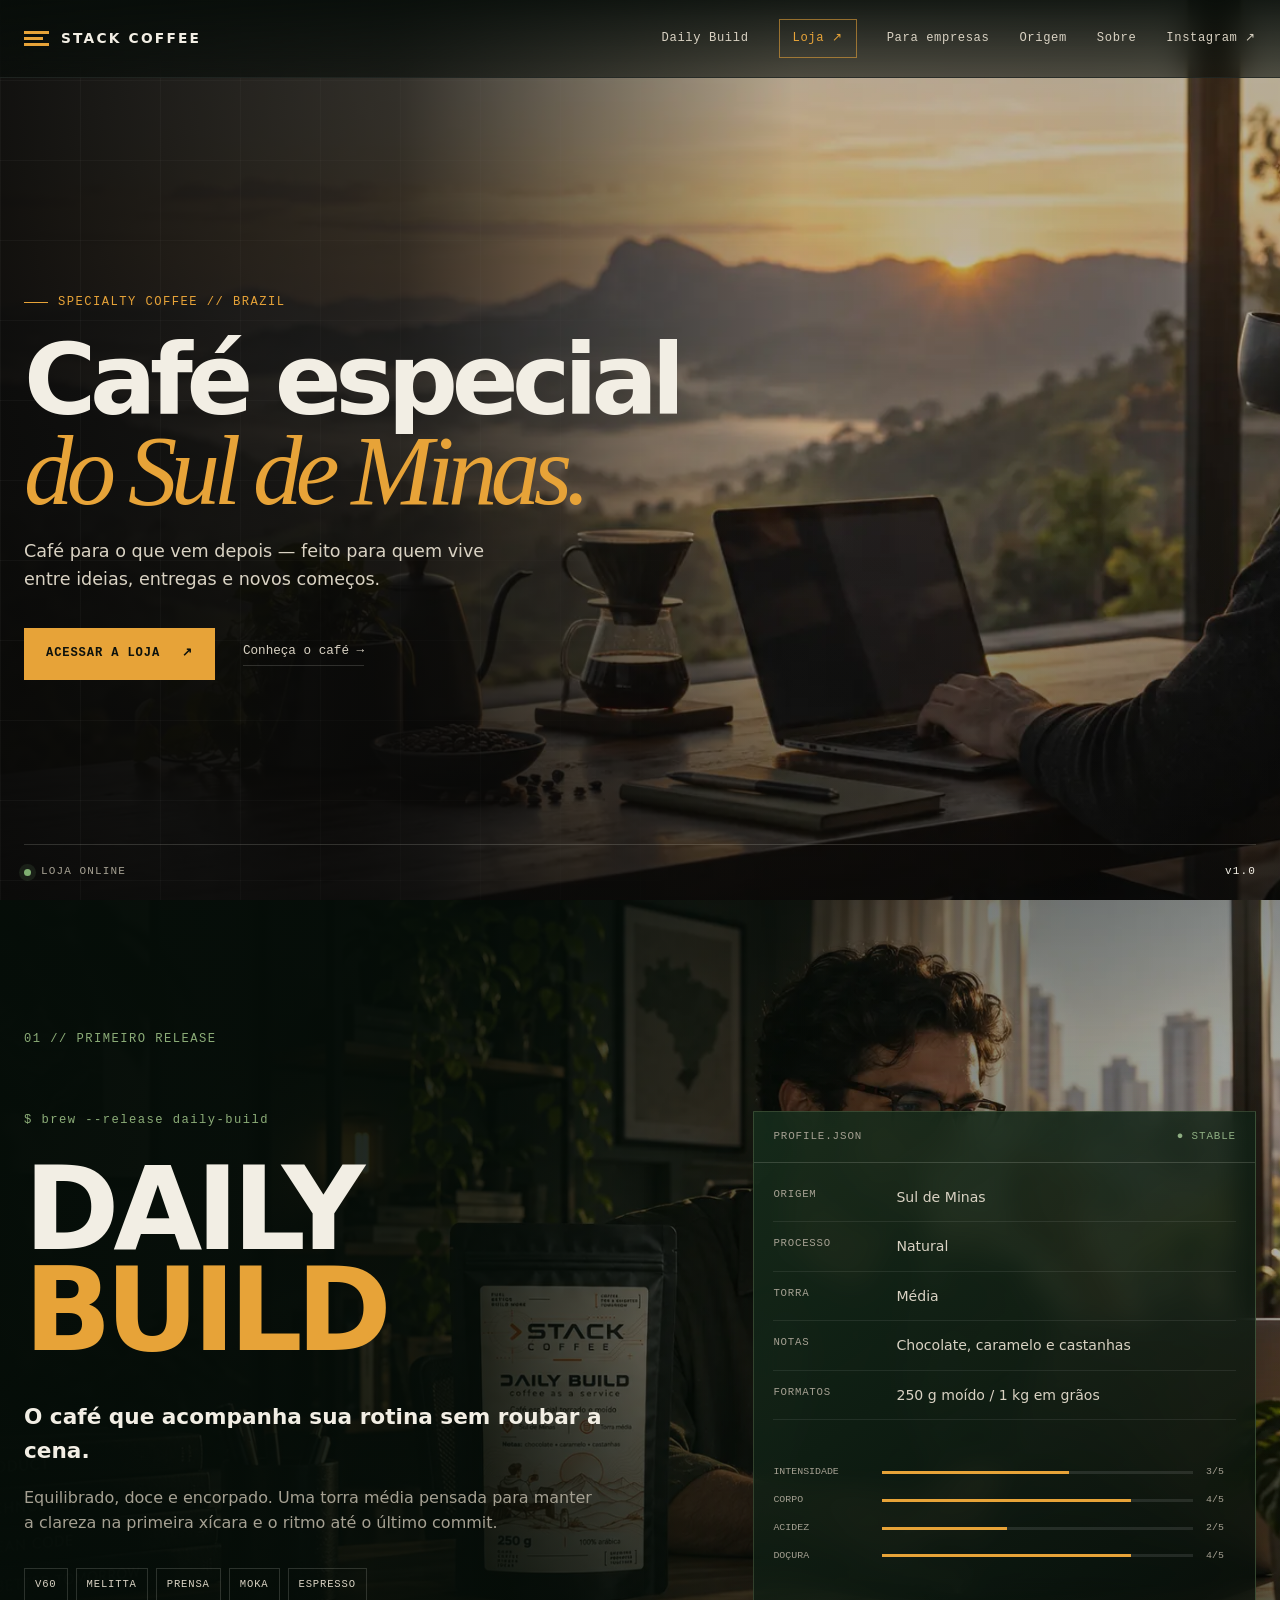
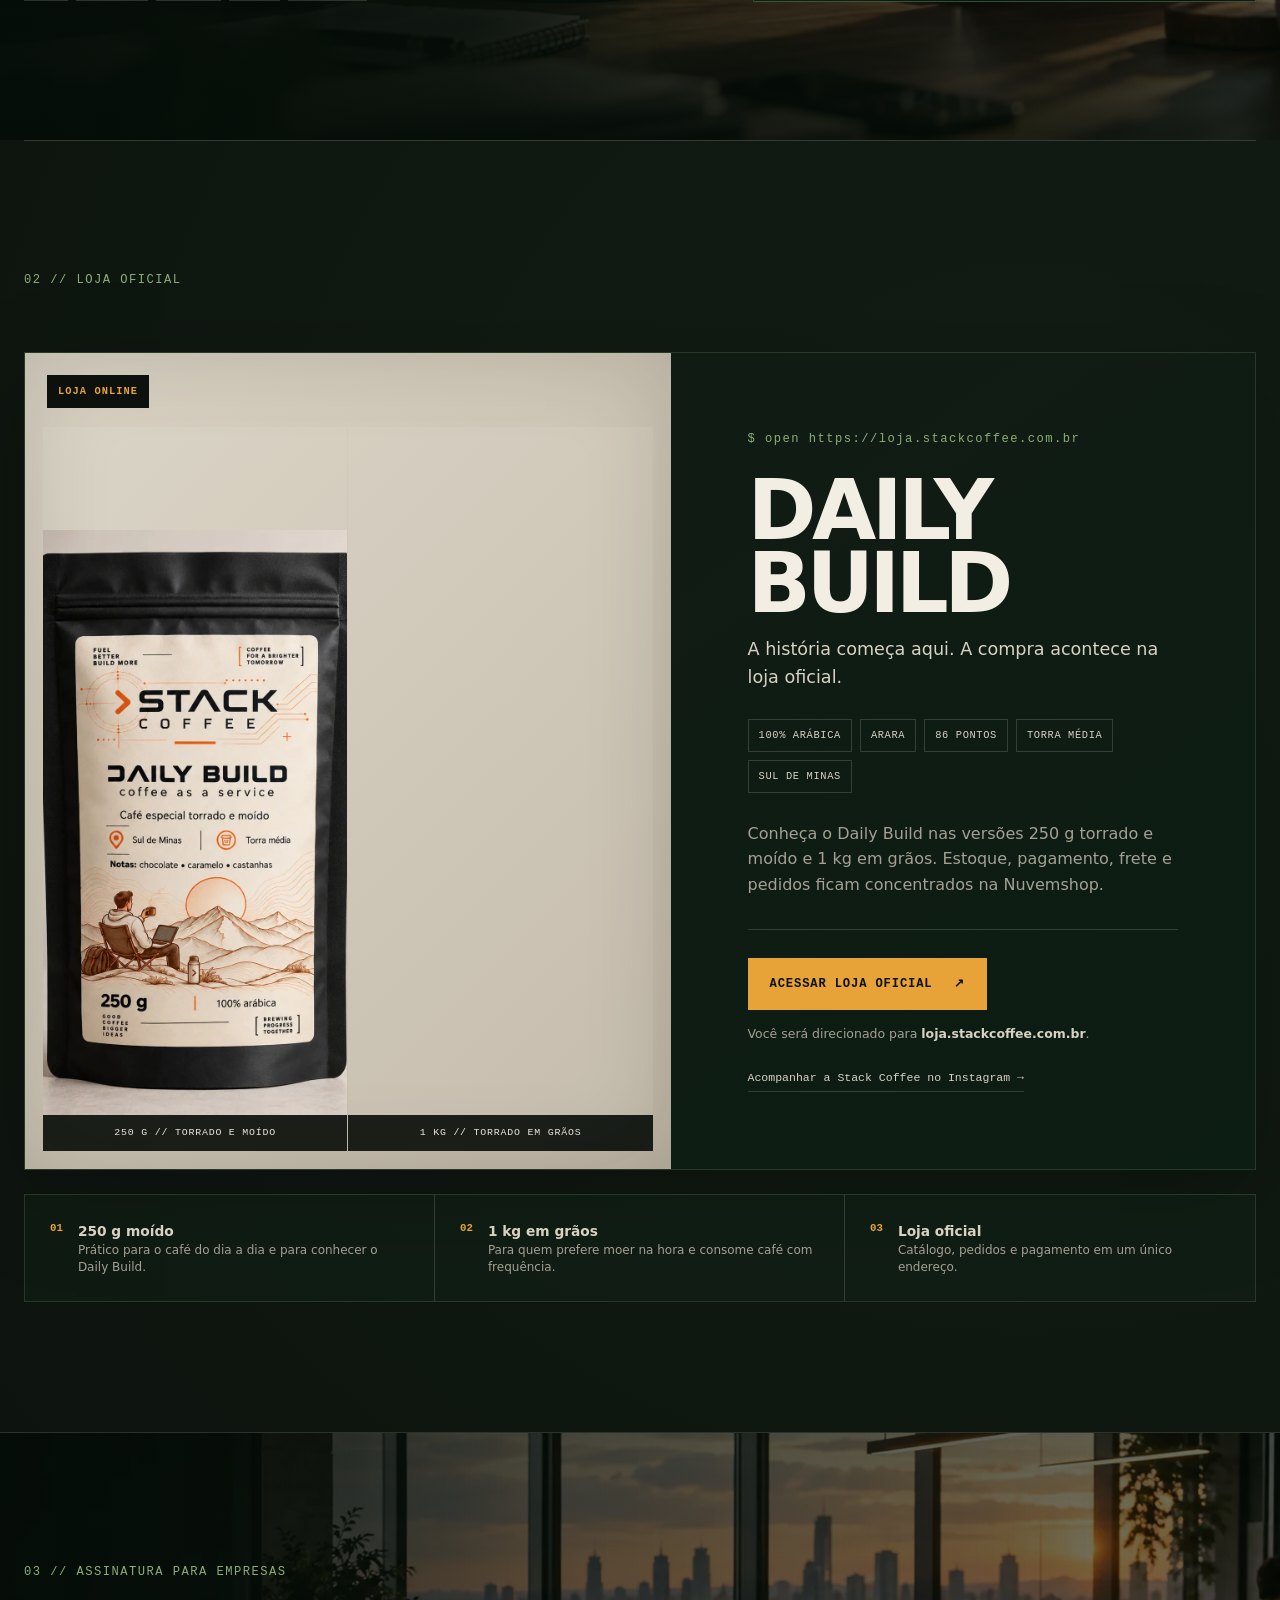
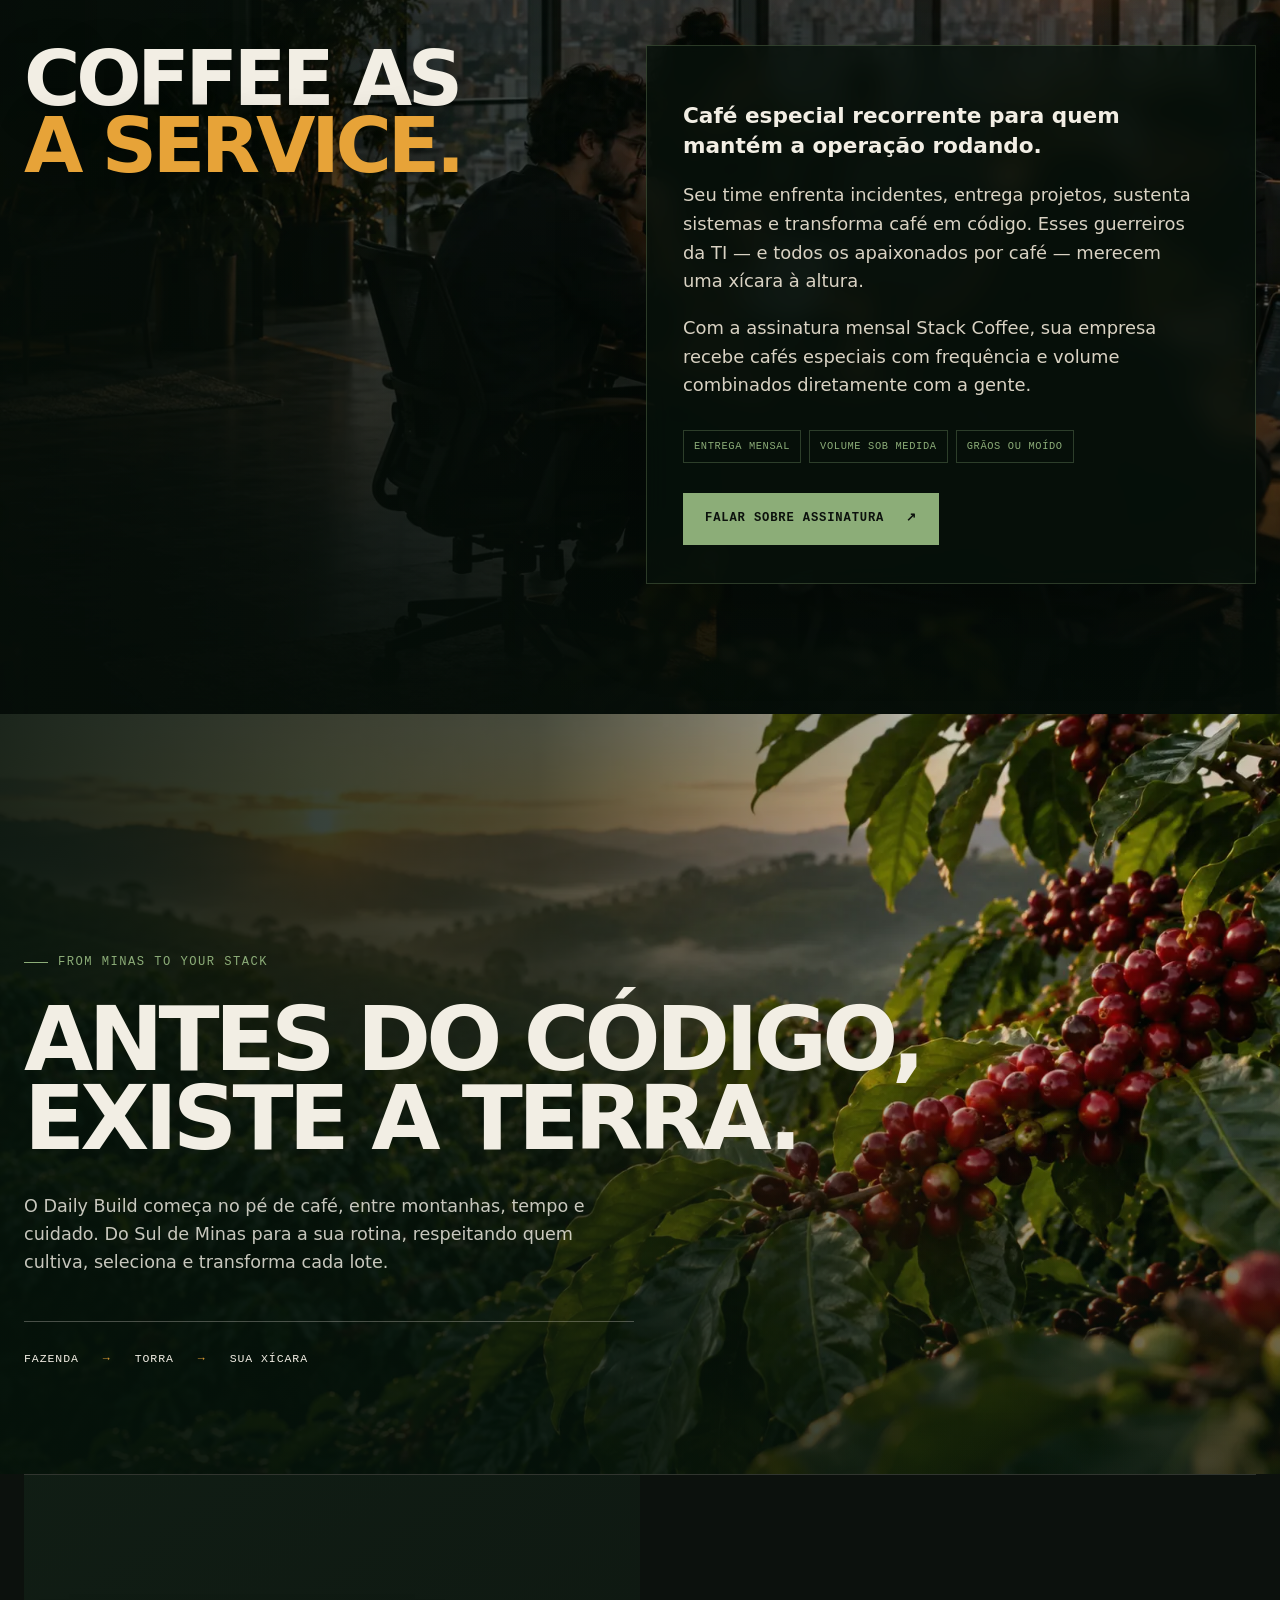
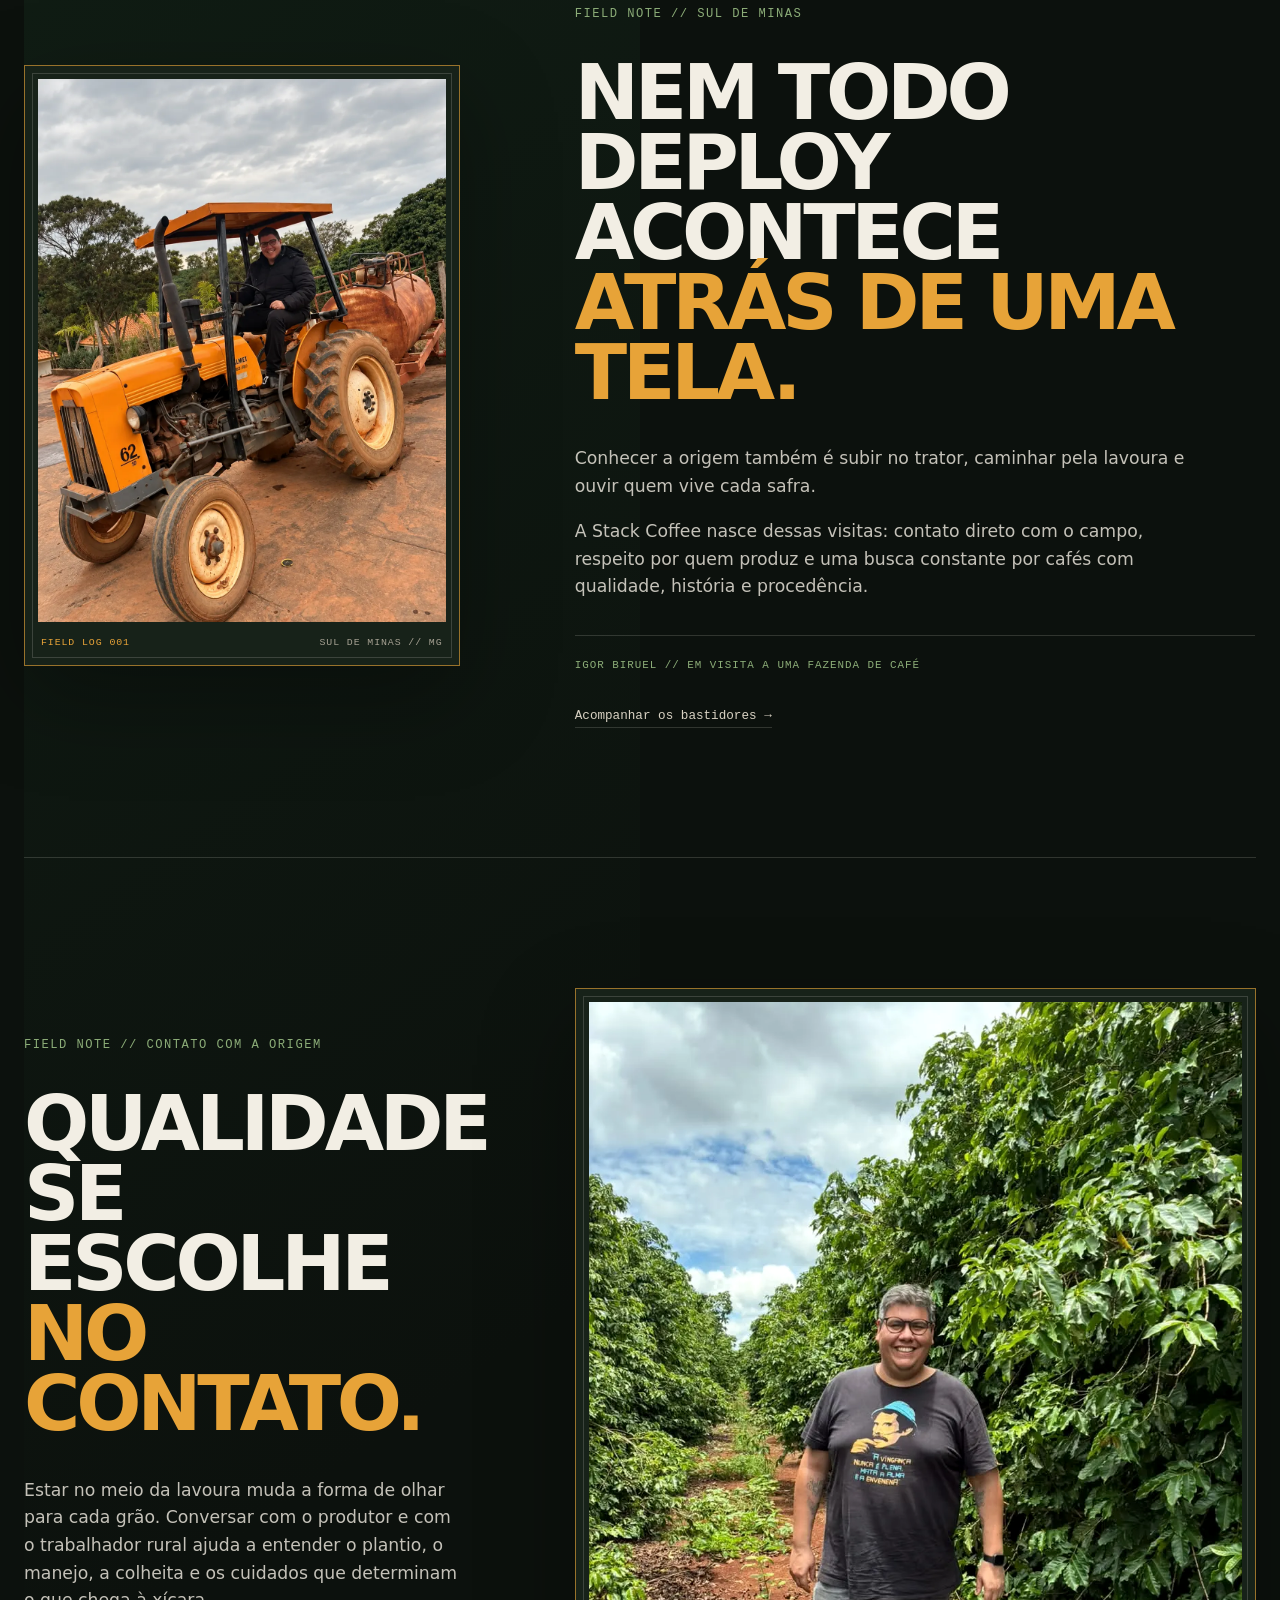
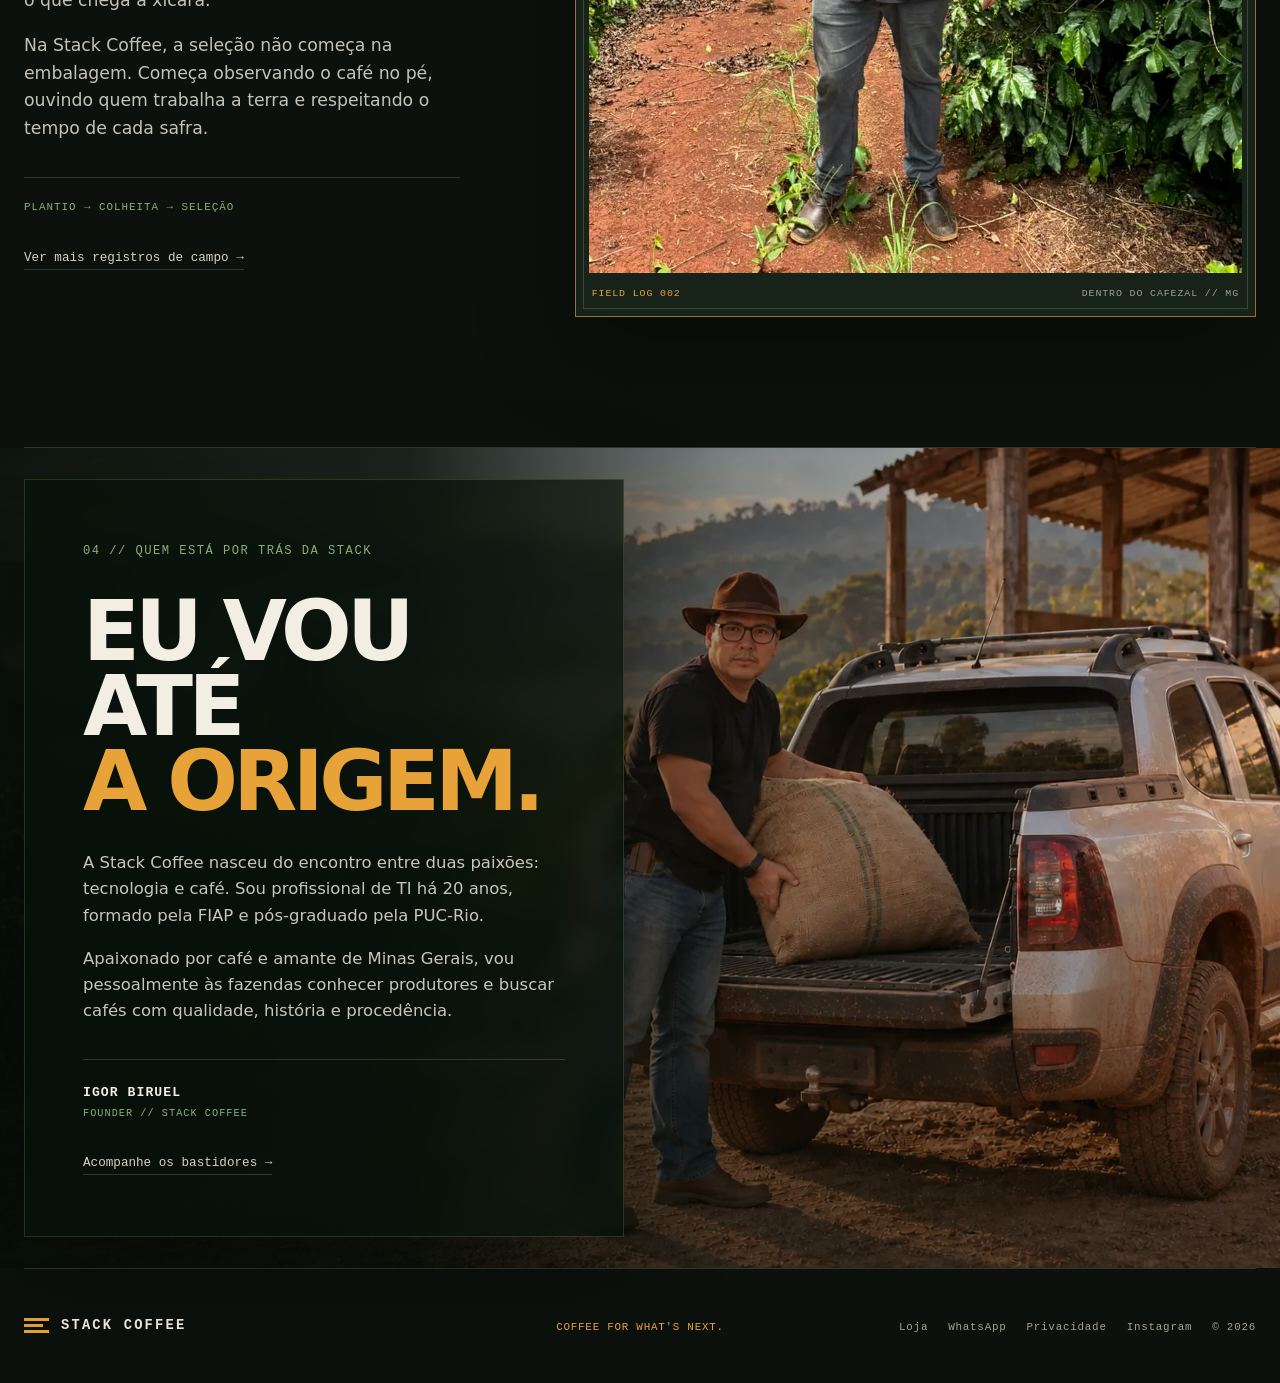
<file: index.html>
<!doctype html>
<html lang="pt-BR">
  <head>
    <meta charset="UTF-8" />
    <meta name="viewport" content="width=device-width, initial-scale=1" />
    <meta name="theme-color" content="#11110f" />
    <meta name="description" content="Conheça o Daily Build, café especial do Sul de Minas em 250 g moído ou 1 kg em grãos. Acesse a loja oficial da Stack Coffee e conheça também o Coffee as a Service para empresas." />
    <meta name="robots" content="index, follow, max-image-preview:large" />
    <link rel="canonical" href="https://stackcoffee.com.br/" />

    <meta property="og:locale" content="pt_BR" />
    <meta property="og:type" content="website" />
    <meta property="og:site_name" content="Stack Coffee" />
    <meta property="og:title" content="Café Especial do Sul de Minas | Stack Coffee" />
    <meta property="og:description" content="Daily Build: café especial do Sul de Minas em 250 g moído ou 1 kg em grãos. Conheça a Stack Coffee e acesse a loja oficial." />
    <meta property="og:url" content="https://stackcoffee.com.br/" />
    <meta property="og:image" content="https://stackcoffee.com.br/assets/og-stack-coffee.jpg" />
    <meta property="og:image:width" content="1200" />
    <meta property="og:image:height" content="630" />
    <meta property="og:image:alt" content="Stack Coffee Daily Build — café especial do Sul de Minas" />

    <meta name="twitter:card" content="summary_large_image" />
    <meta name="twitter:title" content="Café Especial do Sul de Minas | Stack Coffee" />
    <meta name="twitter:description" content="Daily Build para sua rotina e Coffee as a Service para empresas." />
    <meta name="twitter:image" content="https://stackcoffee.com.br/assets/og-stack-coffee.jpg" />

    <title>Café Especial do Sul de Minas | Stack Coffee</title>
    <link rel="icon" type="image/svg+xml" href="data:image/svg+xml,%3Csvg xmlns='http://www.w3.org/2000/svg' viewBox='0 0 64 64'%3E%3Crect width='64' height='64' rx='14' fill='%2311110f'/%3E%3Cpath d='M18 20h28v6H18zm0 10h21v6H18zm0 10h28v6H18z' fill='%23e7a338'/%3E%3C/svg%3E" />
    <link rel="preload" href="assets/hero-stack-coffee.webp" as="image" type="image/webp" fetchpriority="high" />
    <link rel="stylesheet" href="styles.css" />

    <!-- Google tag (gtag.js) -->
    <script async src="https://www.googletagmanager.com/gtag/js?id=G-5HF74Z44V3"></script>
    <script>
      window.dataLayer = window.dataLayer || [];
      function gtag(){dataLayer.push(arguments);}
      gtag('js', new Date());
      gtag('config', 'G-5HF74Z44V3');
    </script>

    <script type="application/ld+json">
      {
        "@context": "https://schema.org",
        "@graph": [
          {
            "@type": "Organization",
            "@id": "https://stackcoffee.com.br/#organization",
            "name": "Stack Coffee",
            "url": "https://stackcoffee.com.br/",
            "logo": {
              "@type": "ImageObject",
              "url": "https://stackcoffee.com.br/assets/logo-stack-coffee.png",
              "width": 1080,
              "height": 1080
            },
            "sameAs": ["https://www.instagram.com/stackcoffee.oficial/"],
            "contactPoint": {
              "@type": "ContactPoint",
              "telephone": "+55-11-96347-8863",
              "contactType": "customer service",
              "areaServed": "BR",
              "availableLanguage": "Portuguese"
            }
          },
          {
            "@type": "WebSite",
            "@id": "https://stackcoffee.com.br/#website",
            "url": "https://stackcoffee.com.br/",
            "name": "Stack Coffee",
            "inLanguage": "pt-BR",
            "publisher": { "@id": "https://stackcoffee.com.br/#organization" }
          },
          {
            "@type": "ProductGroup",
            "@id": "https://stackcoffee.com.br/#daily-build",
            "name": "Stack Coffee Daily Build",
            "description": "Café especial 100% arábica do Sul de Minas, processo natural, torra média e notas de chocolate, caramelo e castanhas.",
            "url": "https://loja.stackcoffee.com.br/",
            "image": [
              "https://stackcoffee.com.br/assets/daily-build-250g.webp",
              "https://stackcoffee.com.br/assets/daily-build-1kg.webp"
            ],
            "brand": { "@type": "Brand", "name": "Stack Coffee" },
            "category": "Café especial",
            "productGroupID": "STACK-DAILY-BUILD",
            "variesBy": ["https://schema.org/size"],
            "hasVariant": [
              {
                "@type": "Product",
                "name": "Daily Build 250 g — torrado e moído",
                "sku": "SC-DB-250-MOIDO",
                "size": "250 g",
                "url": "https://loja.stackcoffee.com.br/",
                "additionalProperty": {
                  "@type": "PropertyValue",
                  "name": "Apresentação",
                  "value": "Torrado e moído"
                },
                "image": "https://stackcoffee.com.br/assets/daily-build-250g.webp"
              },
              {
                "@type": "Product",
                "name": "Daily Build 1 kg — torrado em grãos",
                "sku": "SC-DB-1KG-GRAOS",
                "size": "1 kg",
                "url": "https://loja.stackcoffee.com.br/",
                "additionalProperty": {
                  "@type": "PropertyValue",
                  "name": "Apresentação",
                  "value": "Torrado em grãos"
                },
                "image": "https://stackcoffee.com.br/assets/daily-build-1kg.webp"
              }
            ]
          }
        ]
      }
    </script>

    <script src="script.js" defer></script>
  </head>
  <body>
    <header class="site-header" id="top">
      <a class="brand" href="#top" aria-label="Stack Coffee — início">
        <span class="brand-mark" aria-hidden="true"><i></i><i></i><i></i></span>
        <span>STACK COFFEE</span>
      </a>

      <button class="menu-toggle" type="button" aria-expanded="false" aria-controls="main-nav">
        <span class="sr-only">Abrir menu</span>
        <span></span><span></span>
      </button>

      <nav class="main-nav" id="main-nav" aria-label="Navegação principal">
        <a href="#daily-build">Daily Build</a>
        <a class="nav-cta" href="https://loja.stackcoffee.com.br/" data-store-link>Loja <span>↗</span></a>
        <a href="#empresas">Para empresas</a>
        <a href="#origem">Origem</a>
        <a href="#sobre">Sobre</a>
        <a href="https://www.instagram.com/stackcoffee.oficial/" target="_blank" rel="noreferrer">Instagram <span>↗</span></a>
      </nav>
    </header>

    <main>
      <section class="hero" aria-labelledby="hero-title">
        <picture class="hero-image">
          <img src="assets/hero-stack-coffee.webp" alt="Profissional tomando café especial enquanto trabalha diante das montanhas de Minas Gerais" width="1942" height="809" fetchpriority="high" decoding="async" />
        </picture>
        <div class="hero-shade"></div>
        <div class="hero-grid" aria-hidden="true"></div>
        <div class="hero-content">
          <p class="eyebrow"><span></span> SPECIALTY COFFEE // BRAZIL</p>
          <h1 id="hero-title">Café especial<br /><em>do Sul de Minas.</em></h1>
          <p class="hero-copy">Café para o que vem depois — feito para quem vive entre ideias, entregas e novos começos.</p>
          <div class="hero-actions">
            <a class="button button-primary" href="https://loja.stackcoffee.com.br/" data-store-link>Acessar a loja <span>↗</span></a>
            <a class="text-link" href="#daily-build">Conheça o café <span>→</span></a>
          </div>
        </div>
        <div class="hero-status" aria-label="Status do lançamento">
          <span class="pulse"></span>
          <span>LOJA ONLINE</span>
          <b>v1.0</b>
        </div>
      </section>

      <section class="product visual-section" id="daily-build" aria-labelledby="product-title">
        <div class="section-inner">
          <div class="section-kicker reveal">01 // PRIMEIRO RELEASE</div>
          <div class="product-layout">
            <div class="product-copy reveal">
              <p class="command">$ brew --release daily-build</p>
              <h2 id="product-title">DAILY<br /><span>BUILD</span></h2>
              <p class="lead">O café que acompanha sua rotina sem roubar a cena.</p>
              <p>Equilibrado, doce e encorpado. Uma torra média pensada para manter a clareza na primeira xícara e o ritmo até o último commit.</p>
              <div class="tags" aria-label="Métodos de preparo indicados">
                <span>V60</span><span>MELITTA</span><span>PRENSA</span><span>MOKA</span><span>ESPRESSO</span>
              </div>
            </div>

            <div class="profile-card reveal">
              <div class="profile-top">
                <span>PROFILE.JSON</span>
                <span class="live">● STABLE</span>
              </div>
              <dl class="spec-list">
                <div><dt>ORIGEM</dt><dd>Sul de Minas</dd></div>
                <div><dt>PROCESSO</dt><dd>Natural</dd></div>
                <div><dt>TORRA</dt><dd>Média</dd></div>
                <div><dt>NOTAS</dt><dd>Chocolate, caramelo e castanhas</dd></div>
                <div><dt>FORMATOS</dt><dd>250 g moído / 1 kg em grãos</dd></div>
              </dl>
              <div class="meters" aria-label="Perfil sensorial">
                <div><span>INTENSIDADE</span><i style="--value: 60%"></i><b>3/5</b></div>
                <div><span>CORPO</span><i style="--value: 80%"></i><b>4/5</b></div>
                <div><span>ACIDEZ</span><i style="--value: 40%"></i><b>2/5</b></div>
                <div><span>DOÇURA</span><i style="--value: 80%"></i><b>4/5</b></div>
              </div>
            </div>
          </div>
        </div>
      </section>

      <section class="store section" id="loja" aria-labelledby="store-title">
        <div class="section-kicker reveal">02 // LOJA OFICIAL</div>
        <div class="store-card reveal">
          <div class="store-media landing-product-grid" aria-label="Apresentações do Daily Build">
            <span class="store-badge">LOJA ONLINE</span>
            <figure class="landing-product">
              <img src="assets/daily-build-250g.webp" alt="Stack Coffee Daily Build torrado e moído de 250 gramas" width="1122" height="1402" loading="lazy" decoding="async" />
              <figcaption>250 G // TORRADO E MOÍDO</figcaption>
            </figure>
            <figure class="landing-product">
              <img src="assets/daily-build-1kg.webp" alt="Stack Coffee Daily Build torrado em grãos de 1 quilo" width="1122" height="1402" loading="lazy" decoding="async" />
              <figcaption>1 KG // TORRADO EM GRÃOS</figcaption>
            </figure>
          </div>

          <div class="store-details">
            <p class="command">$ open https://loja.stackcoffee.com.br</p>
            <h2 id="store-title">DAILY BUILD</h2>
            <p class="store-subtitle">A história começa aqui. A compra acontece na loja oficial.</p>

            <div class="store-specs" aria-label="Características do produto">
              <span>100% arábica</span>
              <span>Arara</span>
              <span>86 pontos</span>
              <span>Torra média</span>
              <span>Sul de Minas</span>
            </div>

            <p class="store-description">Conheça o Daily Build nas versões 250 g torrado e moído e 1 kg em grãos. Estoque, pagamento, frete e pedidos ficam concentrados na Nuvemshop.</p>

            <div class="store-gateway">
              <a class="button button-marketplace" href="https://loja.stackcoffee.com.br/" data-store-link>Acessar loja oficial <span>↗</span></a>
              <p>Você será direcionado para <strong>loja.stackcoffee.com.br</strong>.</p>
            </div>

            <a class="notify-link" href="https://www.instagram.com/stackcoffee.oficial/" target="_blank" rel="noreferrer">Acompanhar a Stack Coffee no Instagram <span>→</span></a>
          </div>
        </div>

        <div class="commerce-benefits reveal" aria-label="Apresentações disponíveis">
          <div><b>01</b><strong>250 g moído</strong><span>Prático para o café do dia a dia e para conhecer o Daily Build.</span></div>
          <div><b>02</b><strong>1 kg em grãos</strong><span>Para quem prefere moer na hora e consome café com frequência.</span></div>
          <div><b>03</b><strong>Loja oficial</strong><span>Catálogo, pedidos e pagamento em um único endereço.</span></div>
        </div>
      </section>

      <section class="manifesto visual-section" id="empresas" aria-labelledby="manifesto-title">
        <div class="section-inner">
          <div class="section-kicker reveal">03 // ASSINATURA PARA EMPRESAS</div>
          <div class="manifesto-grid">
            <h2 id="manifesto-title" class="reveal">COFFEE AS<br /><span>A SERVICE.</span></h2>
            <div class="manifesto-copy caas-copy reveal">
              <p class="caas-lead">Café especial recorrente para quem mantém a operação rodando.</p>
              <p>Seu time enfrenta incidentes, entrega projetos, sustenta sistemas e transforma café em código. Esses guerreiros da TI — e todos os apaixonados por café — merecem uma xícara à altura.</p>
              <p>Com a assinatura mensal Stack Coffee, sua empresa recebe cafés especiais com frequência e volume combinados diretamente com a gente.</p>
              <div class="caas-benefits" aria-label="Benefícios da assinatura empresarial">
                <span>ENTREGA MENSAL</span><span>VOLUME SOB MEDIDA</span><span>GRÃOS OU MOÍDO</span>
              </div>
              <a class="button button-whatsapp" href="https://wa.me/5511963478863?text=Ol%C3%A1%2C%20quero%20conhecer%20a%20assinatura%20Coffee%20as%20a%20Service%20para%20minha%20empresa." target="_blank" rel="noreferrer">Falar sobre assinatura <span>↗</span></a>
            </div>
          </div>
        </div>
      </section>

      <section class="origin section" id="origem" aria-labelledby="origin-title">
        <div class="origin-panel reveal">
          <p class="eyebrow"><span></span> FROM MINAS TO YOUR STACK</p>
          <h2 id="origin-title">Antes do código,<br />existe a terra.</h2>
          <p>O Daily Build começa no pé de café, entre montanhas, tempo e cuidado. Do Sul de Minas para a sua rotina, respeitando quem cultiva, seleciona e transforma cada lote.</p>
          <div class="origin-path" aria-label="Caminho do café">
            <span>FAZENDA</span><i>→</i><span>TORRA</span><i>→</i><span>SUA XÍCARA</span>
          </div>
        </div>
      </section>

      <section class="field-notes section" aria-labelledby="field-notes-title">
        <div class="field-notes-grid">
          <figure class="field-notes-photo reveal">
            <img src="assets/igor-biruel-visita-fazenda-cafe-minas-gerais.webp" width="1086" height="1448" loading="lazy" decoding="async" alt="Igor Biruel em um trator durante visita a uma fazenda de café em Minas Gerais" />
            <figcaption><span>FIELD LOG 001</span><span>SUL DE MINAS // MG</span></figcaption>
          </figure>
          <div class="field-notes-copy reveal">
            <p class="section-kicker">FIELD NOTE // SUL DE MINAS</p>
            <h2 id="field-notes-title">Nem todo deploy acontece <span>atrás de uma tela.</span></h2>
            <p>Conhecer a origem também é subir no trator, caminhar pela lavoura e ouvir quem vive cada safra.</p>
            <p>A Stack Coffee nasce dessas visitas: contato direto com o campo, respeito por quem produz e uma busca constante por cafés com qualidade, história e procedência.</p>
            <div class="field-notes-signature">IGOR BIRUEL // EM VISITA A UMA FAZENDA DE CAFÉ</div>
            <a class="text-link" href="https://www.instagram.com/stackcoffee.oficial/" target="_blank" rel="noreferrer">Acompanhar os bastidores <span>→</span></a>
          </div>
        </div>

        <div class="field-notes-grid field-note-row-reverse">
          <figure class="field-notes-photo reveal">
            <img src="assets/igor-biruel-lavoura-cafe-contato-produtor.webp" width="960" height="1280" loading="lazy" decoding="async" alt="Igor Biruel no meio de uma lavoura de café durante visita a produtores em Minas Gerais" />
            <figcaption><span>FIELD LOG 002</span><span>DENTRO DO CAFEZAL // MG</span></figcaption>
          </figure>
          <div class="field-notes-copy reveal">
            <p class="section-kicker">FIELD NOTE // CONTATO COM A ORIGEM</p>
            <h2>Qualidade se escolhe <span>no contato.</span></h2>
            <p>Estar no meio da lavoura muda a forma de olhar para cada grão. Conversar com o produtor e com o trabalhador rural ajuda a entender o plantio, o manejo, a colheita e os cuidados que determinam o que chega à xícara.</p>
            <p>Na Stack Coffee, a seleção não começa na embalagem. Começa observando o café no pé, ouvindo quem trabalha a terra e respeitando o tempo de cada safra.</p>
            <div class="field-notes-signature">PLANTIO → COLHEITA → SELEÇÃO</div>
            <a class="text-link" href="https://www.instagram.com/stackcoffee.oficial/" target="_blank" rel="noreferrer">Ver mais registros de campo <span>→</span></a>
          </div>
        </div>
      </section>

      <section class="founder-story" id="sobre" aria-labelledby="founder-title" role="img" aria-label="Igor Biruel carregando uma saca de café em sua Oroch prata em uma fazenda de Minas Gerais">
        <div class="founder-content">
          <div class="founder-card reveal">
            <p class="section-kicker">04 // QUEM ESTÁ POR TRÁS DA STACK</p>
            <h2 id="founder-title">Eu vou até<br /><span>a origem.</span></h2>
            <p>A Stack Coffee nasceu do encontro entre duas paixões: tecnologia e café. Sou profissional de TI há 20 anos, formado pela FIAP e pós-graduado pela PUC-Rio.</p>
            <p>Apaixonado por café e amante de Minas Gerais, vou pessoalmente às fazendas conhecer produtores e buscar cafés com qualidade, história e procedência.</p>
            <div class="founder-signature"><strong>IGOR BIRUEL</strong><span>FOUNDER // STACK COFFEE</span></div>
            <a class="text-link" href="https://www.instagram.com/stackcoffee.oficial/" target="_blank" rel="noreferrer">Acompanhe os bastidores <span>→</span></a>
          </div>
        </div>
      </section>
    </main>

    <footer>
      <a class="brand footer-brand" href="#top">
        <span class="brand-mark" aria-hidden="true"><i></i><i></i><i></i></span>
        <span>STACK COFFEE</span>
      </a>
      <p>COFFEE FOR WHAT'S NEXT.</p>
      <div><a href="https://loja.stackcoffee.com.br/" data-store-link>Loja</a><a href="https://wa.me/5511963478863" target="_blank" rel="noreferrer">WhatsApp</a><a href="/politica-de-privacidade/">Privacidade</a><a href="https://www.instagram.com/stackcoffee.oficial/" target="_blank" rel="noreferrer">Instagram</a><span>© <span id="year"></span></span></div>
    </footer>
  </body>
</html>
</file>
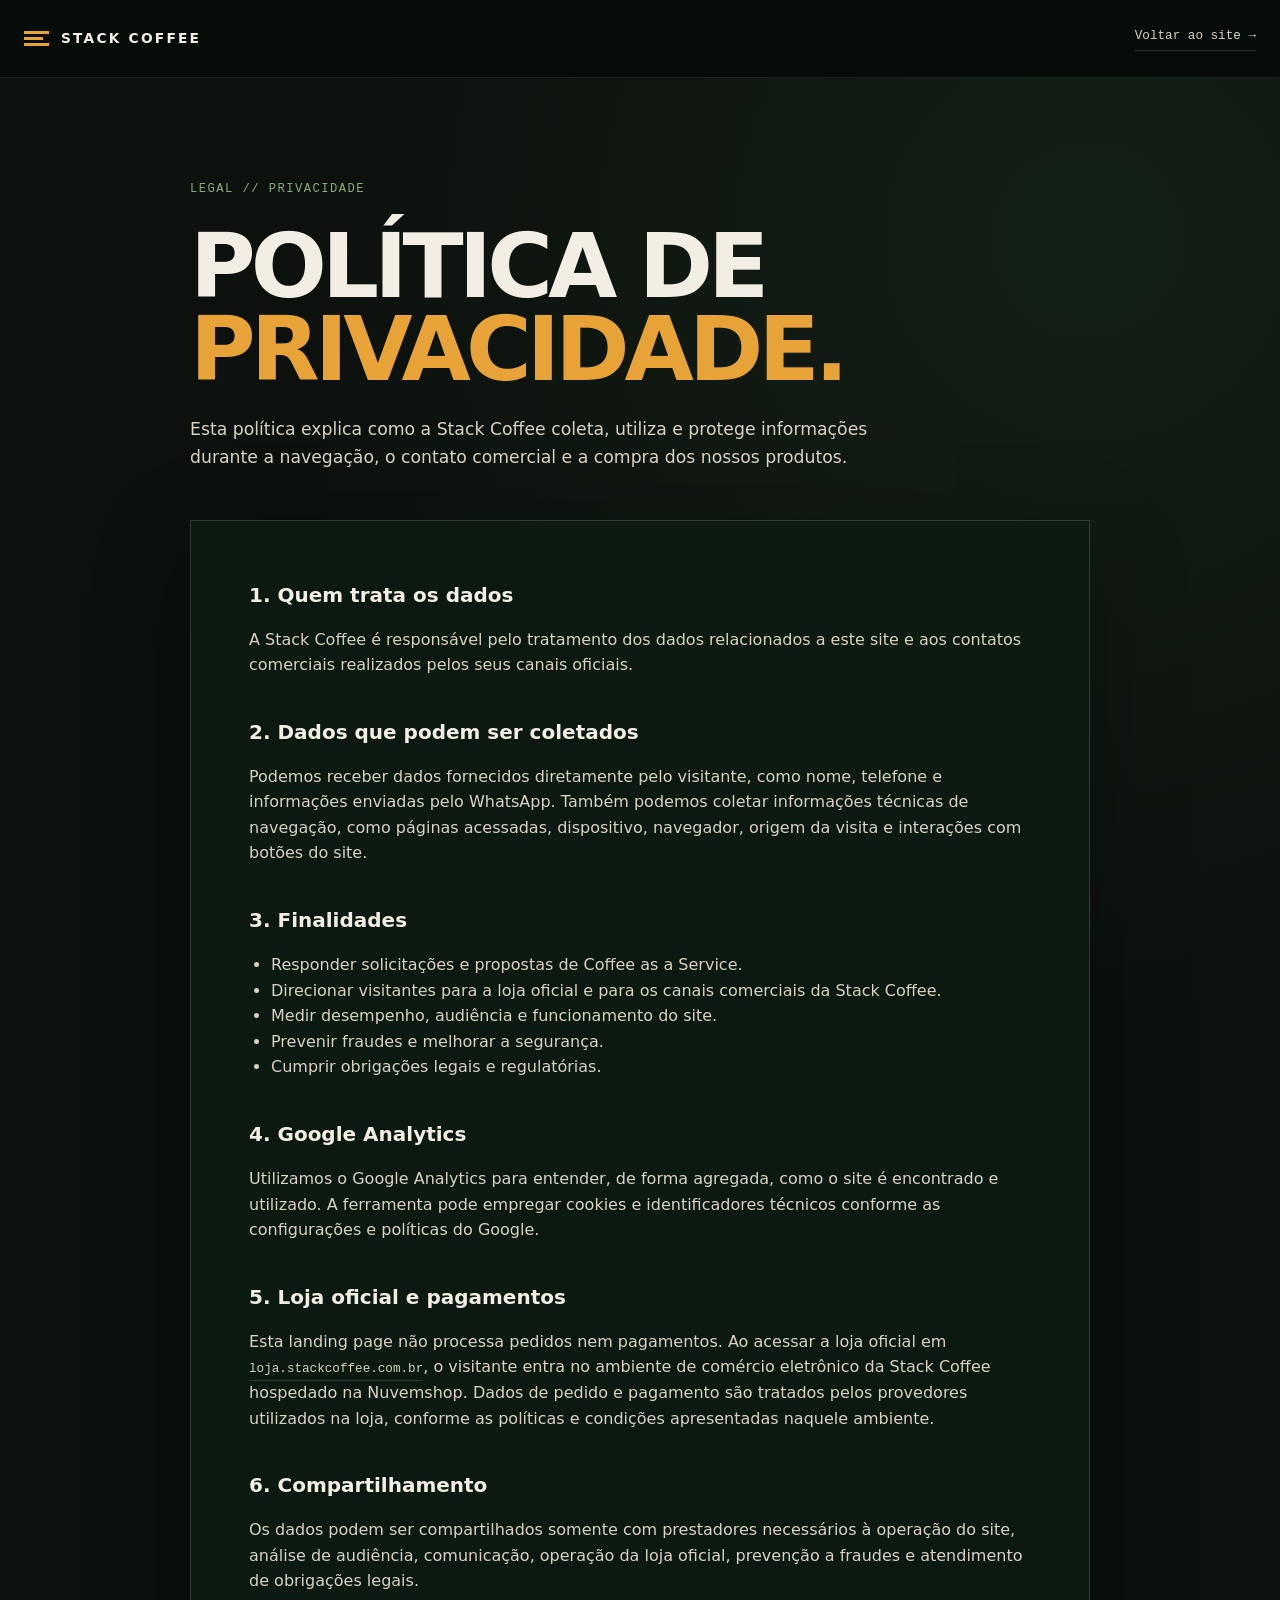
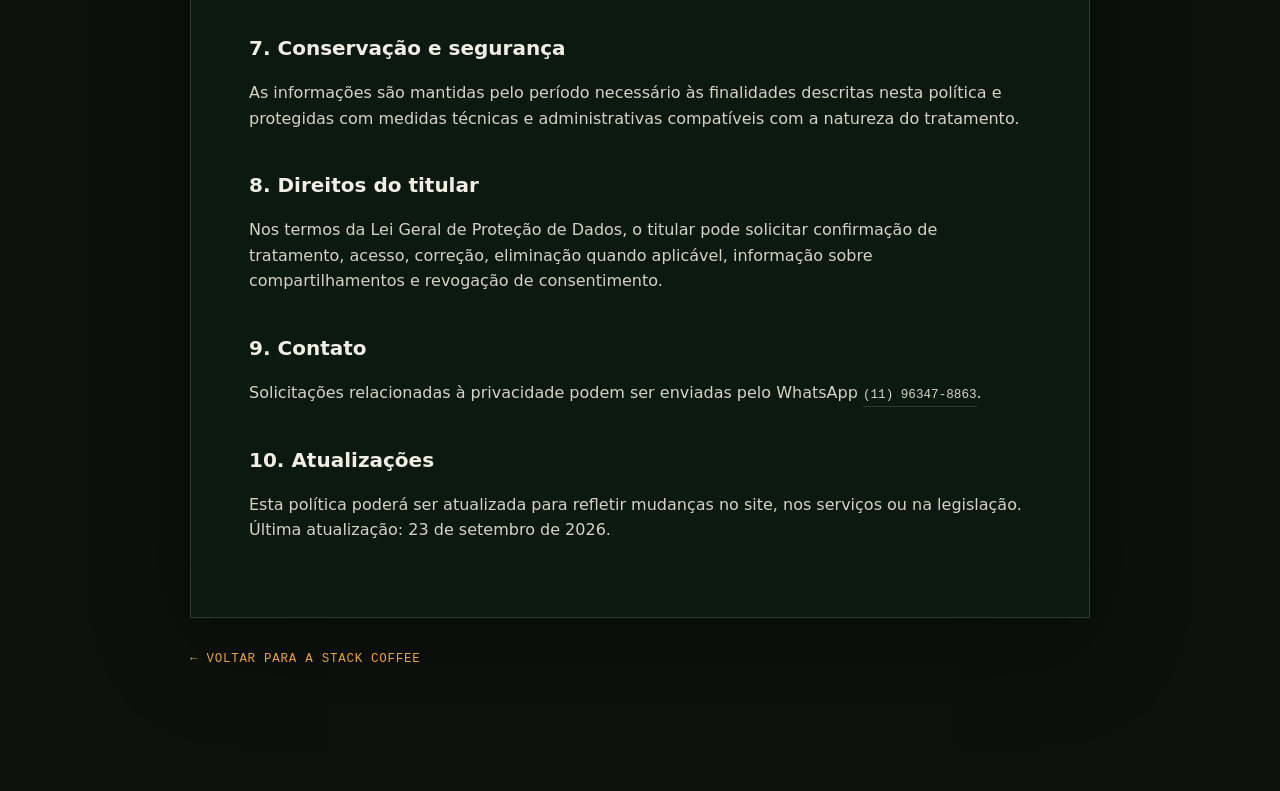
<file: politica-de-privacidade/index.html>
<!doctype html>
<html lang="pt-BR">
  <head>
    <meta charset="UTF-8" />
    <meta name="viewport" content="width=device-width, initial-scale=1" />
    <meta name="theme-color" content="#11110f" />
    <meta name="description" content="Política de Privacidade da Stack Coffee: saiba como tratamos dados pessoais, pagamentos, métricas de acesso e solicitações de titulares." />
    <meta name="robots" content="index, follow" />
    <link rel="canonical" href="https://stackcoffee.com.br/politica-de-privacidade/" />
    <meta property="og:locale" content="pt_BR" />
    <meta property="og:type" content="website" />
    <meta property="og:site_name" content="Stack Coffee" />
    <meta property="og:title" content="Política de Privacidade | Stack Coffee" />
    <meta property="og:description" content="Como a Stack Coffee trata dados pessoais e métricas de acesso." />
    <meta property="og:url" content="https://stackcoffee.com.br/politica-de-privacidade/" />
    <meta property="og:image" content="https://stackcoffee.com.br/assets/og-stack-coffee.jpg" />
    <title>Política de Privacidade | Stack Coffee</title>
    <link rel="icon" type="image/svg+xml" href="data:image/svg+xml,%3Csvg xmlns='http://www.w3.org/2000/svg' viewBox='0 0 64 64'%3E%3Crect width='64' height='64' rx='14' fill='%2311110f'/%3E%3Cpath d='M18 20h28v6H18zm0 10h21v6H18zm0 10h28v6H18z' fill='%23e7a338'/%3E%3C/svg%3E" />
    <link rel="stylesheet" href="/styles.css" />

    <!-- Google tag (gtag.js) -->
    <script async src="https://www.googletagmanager.com/gtag/js?id=G-5HF74Z44V3"></script>
    <script>
      window.dataLayer = window.dataLayer || [];
      function gtag(){dataLayer.push(arguments);}
      gtag('js', new Date());
      gtag('config', 'G-5HF74Z44V3');
    </script>
  </head>
  <body class="legal-page">
    <header class="site-header legal-header">
      <a class="brand" href="/" aria-label="Stack Coffee — página inicial">
        <span class="brand-mark" aria-hidden="true"><i></i><i></i><i></i></span>
        <span>STACK COFFEE</span>
      </a>
      <a class="text-link" href="/">Voltar ao site <span>→</span></a>
    </header>

    <main class="legal-main">
      <p class="section-kicker">LEGAL // PRIVACIDADE</p>
      <h1>Política de<br /><span>Privacidade.</span></h1>
      <p class="legal-intro">Esta política explica como a Stack Coffee coleta, utiliza e protege informações durante a navegação, o contato comercial e a compra dos nossos produtos.</p>

      <article class="legal-card">
        <h2>1. Quem trata os dados</h2>
        <p>A Stack Coffee é responsável pelo tratamento dos dados relacionados a este site e aos contatos comerciais realizados pelos seus canais oficiais.</p>

        <h2>2. Dados que podem ser coletados</h2>
        <p>Podemos receber dados fornecidos diretamente pelo visitante, como nome, telefone e informações enviadas pelo WhatsApp. Também podemos coletar informações técnicas de navegação, como páginas acessadas, dispositivo, navegador, origem da visita e interações com botões do site.</p>

        <h2>3. Finalidades</h2>
        <ul>
          <li>Responder solicitações e propostas de Coffee as a Service.</li>
          <li>Direcionar visitantes para a loja oficial e para os canais comerciais da Stack Coffee.</li>
          <li>Medir desempenho, audiência e funcionamento do site.</li>
          <li>Prevenir fraudes e melhorar a segurança.</li>
          <li>Cumprir obrigações legais e regulatórias.</li>
        </ul>

        <h2>4. Google Analytics</h2>
        <p>Utilizamos o Google Analytics para entender, de forma agregada, como o site é encontrado e utilizado. A ferramenta pode empregar cookies e identificadores técnicos conforme as configurações e políticas do Google.</p>

        <h2>5. Loja oficial e pagamentos</h2>
        <p>Esta landing page não processa pedidos nem pagamentos. Ao acessar a loja oficial em <a class="text-link" href="https://loja.stackcoffee.com.br/">loja.stackcoffee.com.br</a>, o visitante entra no ambiente de comércio eletrônico da Stack Coffee hospedado na Nuvemshop. Dados de pedido e pagamento são tratados pelos provedores utilizados na loja, conforme as políticas e condições apresentadas naquele ambiente.</p>

        <h2>6. Compartilhamento</h2>
        <p>Os dados podem ser compartilhados somente com prestadores necessários à operação do site, análise de audiência, comunicação, operação da loja oficial, prevenção a fraudes e atendimento de obrigações legais.</p>

        <h2>7. Conservação e segurança</h2>
        <p>As informações são mantidas pelo período necessário às finalidades descritas nesta política e protegidas com medidas técnicas e administrativas compatíveis com a natureza do tratamento.</p>

        <h2>8. Direitos do titular</h2>
        <p>Nos termos da Lei Geral de Proteção de Dados, o titular pode solicitar confirmação de tratamento, acesso, correção, eliminação quando aplicável, informação sobre compartilhamentos e revogação de consentimento.</p>

        <h2>9. Contato</h2>
        <p>Solicitações relacionadas à privacidade podem ser enviadas pelo WhatsApp <a class="text-link" href="https://wa.me/5511963478863" target="_blank" rel="noreferrer">(11) 96347-8863</a>.</p>

        <h2>10. Atualizações</h2>
        <p>Esta política poderá ser atualizada para refletir mudanças no site, nos serviços ou na legislação. Última atualização: 23 de setembro de 2026.</p>
      </article>

      <a class="legal-back" href="/">← VOLTAR PARA A STACK COFFEE</a>
    </main>
  </body>
</html>
</file>
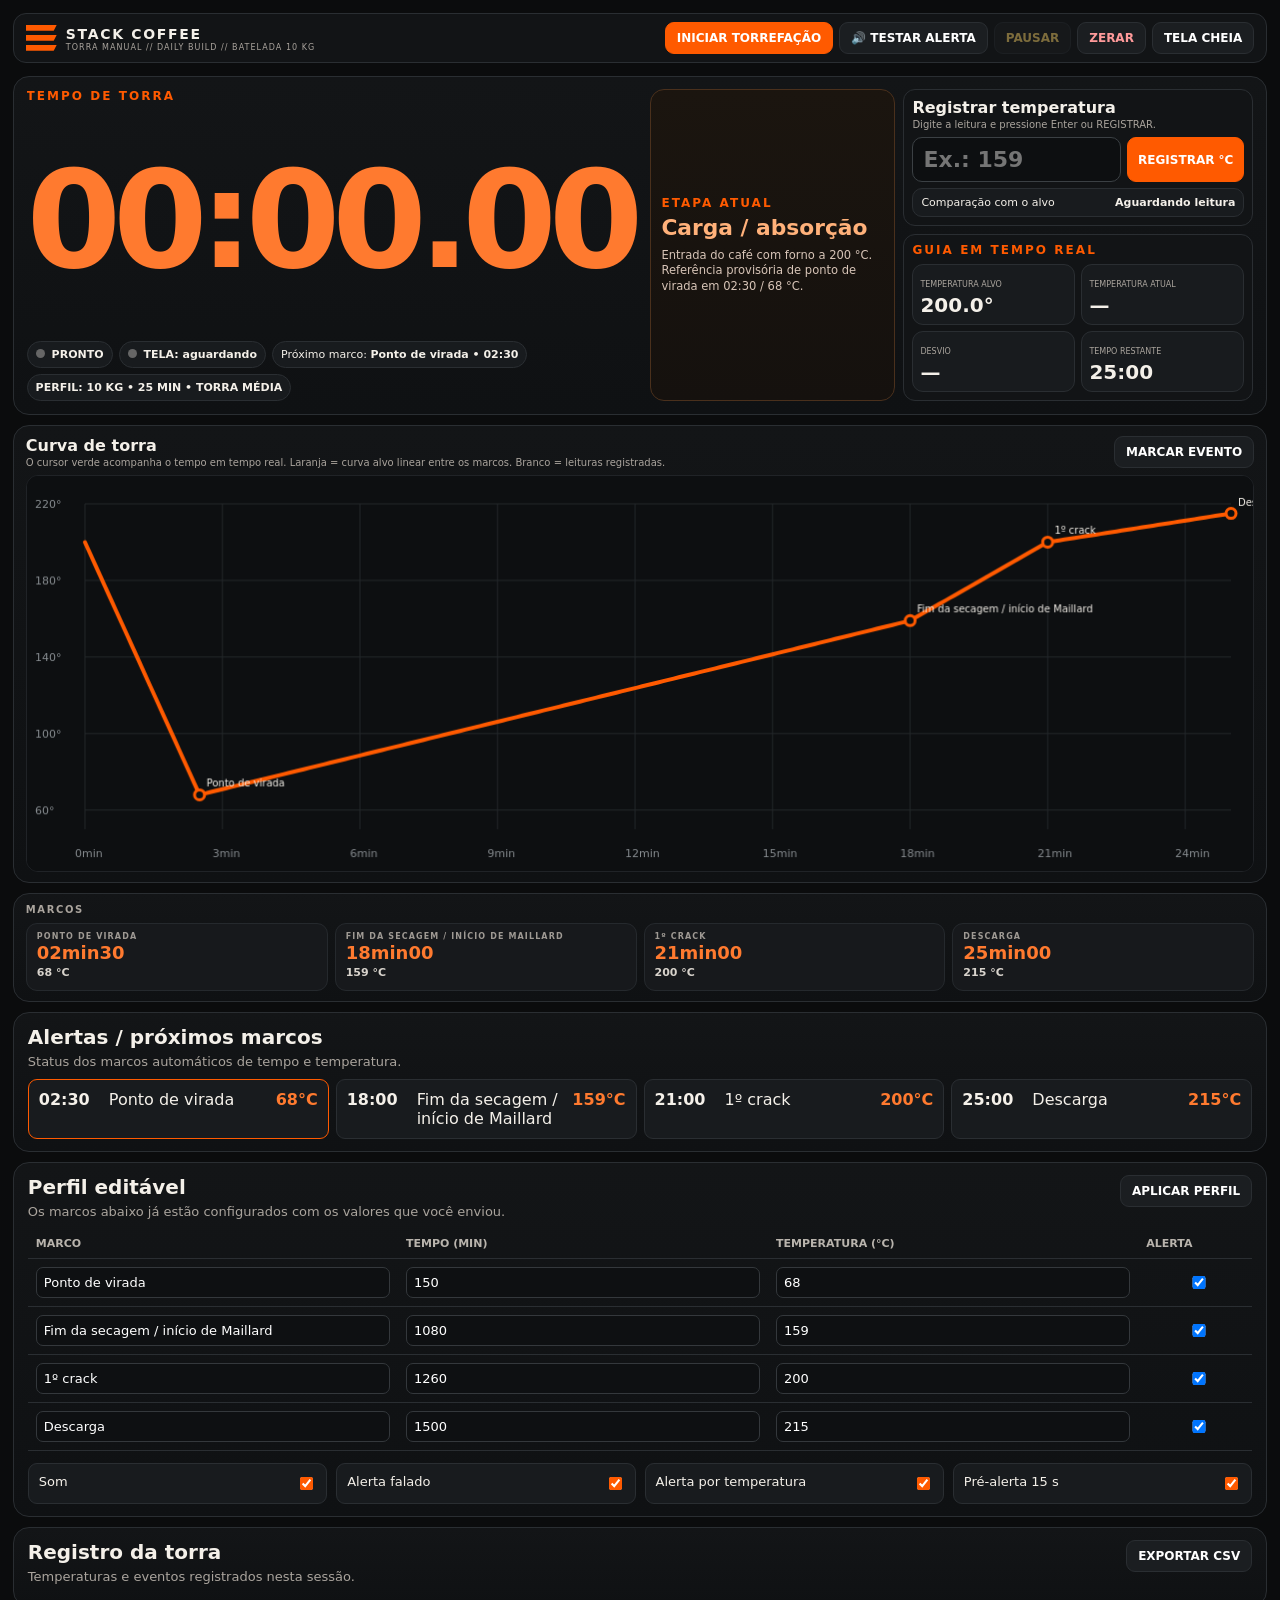
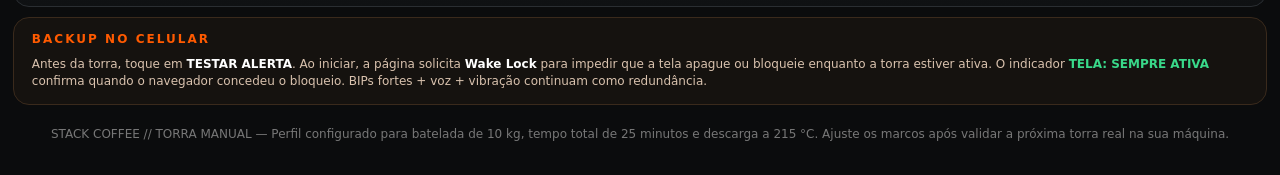
<file: torrefacao/index.html>
<!doctype html>
<html lang="pt-BR">
<head>
<meta charset="utf-8">
<meta name="viewport" content="width=device-width,initial-scale=1,viewport-fit=cover">
<meta name="theme-color" content="#0c0d0e">
<title>Stack Coffee — Torra Manual</title>
<style>
:root{
  --bg:#0b0c0d; --panel:#121416; --panel2:#181b1e; --line:#2a2e32;
  --text:#f4f0e9; --muted:#aaa49d; --orange:#ff5a00; --orange2:#ff7a2f;
  --green:#39d98a; --yellow:#ffca3a; --red:#ff4d4f; --cream:#f6eee2;
}
*{box-sizing:border-box} body{margin:0;background:var(--bg);color:var(--text);font-family:Inter,system-ui,Arial,sans-serif}
button,input{font:inherit}.app{max-width:1500px;margin:auto;padding:16px}
.topbar{display:flex;gap:16px;justify-content:space-between;align-items:center;padding:14px 16px;background:#121416;border:1px solid var(--line);border-radius:16px;position:sticky;top:8px;z-index:10}
.brand{display:flex;align-items:center;gap:12px}.bars{width:38px;display:grid;gap:5px}.bars i{height:7px;background:var(--orange);clip-path:polygon(0 0,100% 0,90% 100%,0 100%)}
.brand strong{letter-spacing:.12em}.brand small{display:block;color:var(--muted);font-size:10px;letter-spacing:.13em}
.actions{display:flex;gap:8px;flex-wrap:wrap}.btn{border:1px solid var(--line);border-radius:9px;background:#1b1e21;color:#fff;padding:10px 13px;font-weight:800;cursor:pointer}.btn.primary{background:var(--orange);border-color:var(--orange)}.btn.pause{color:#ffd86a}.btn.danger{color:#ff9a9a}.btn:disabled{opacity:.45;cursor:not-allowed}

.grid{display:grid;grid-template-columns:minmax(0,1.8fr) minmax(350px,.8fr);gap:16px;margin-top:16px}.card{background:linear-gradient(180deg,#131517,#0f1113);border:1px solid var(--line);border-radius:16px}
.control-stack{display:grid;grid-template-rows:auto 1fr;gap:16px;min-width:0}
.timer-card{padding:16px;min-height:340px}
.timer-layout{
  display:grid;
  grid-template-columns:minmax(0,1fr) minmax(250px,320px);
  gap:14px;
  height:100%;
  align-items:stretch
}
.timer-main{
  min-width:0;
  display:flex;
  flex-direction:column;
  overflow:hidden
}
.timer-phase{
  min-width:0;
  display:flex;
  align-items:stretch
}
.timer-phase .phase{
  margin:0;
  width:100%;
  display:flex;
  flex-direction:column;
  justify-content:center;
  padding:16px;
  border-radius:14px;
  background:linear-gradient(180deg,#1b150f,#15110e);
  border:1px solid #4a301c
}
.timer-phase .phase b{font-size:clamp(20px,2vw,28px);line-height:1.08;margin-top:6px;color:#ffb17a}
.timer-phase .phase p{font-size:clamp(11px,1vw,14px);line-height:1.4;margin-top:9px;color:#d7c4b7}
.kicker{color:var(--orange);font-weight:900;font-size:12px;letter-spacing:.17em;text-transform:uppercase}
.timer{
  font-variant-numeric:tabular-nums;
  font-size:96px;
  line-height:.82;
  color:var(--orange2);
  font-weight:900;
  letter-spacing:-.055em;
  margin:0;
  flex:1;
  display:flex;
  align-items:center;
  white-space:nowrap;
  max-width:100%;
  overflow:visible
}
.status{display:flex;gap:9px;flex-wrap:wrap}.pill{padding:8px 10px;border-radius:999px;background:#181b1e;border:1px solid var(--line);font-size:13px}.dot{display:inline-block;width:9px;height:9px;border-radius:50%;background:#666;margin-right:7px}.running{background:var(--green)}.paused{background:var(--yellow)}
.side{padding:14px}.metrics{display:grid;grid-template-columns:1fr 1fr;gap:8px;margin-top:8px}.metric{padding:10px;background:#181b1e;border:1px solid var(--line);border-radius:11px}.metric span{font-size:9px;color:var(--muted);text-transform:uppercase}.metric b{display:block;font-size:24px;margin-top:3px}
.phase{margin-top:10px;padding:14px;border-radius:12px;background:#1b150f;border:1px solid #4a301c}.phase b{font-size:21px;color:#ffb17a}.phase p{font-size:13px;color:#d7c4b7;margin:5px 0 0}

.milestones{margin-top:16px;background:linear-gradient(180deg,#131517,#0f1113);color:var(--text);border:1px solid var(--line);border-radius:16px;padding:16px 18px}
.milestones h2{font-family:inherit;font-size:13px;margin:0 0 14px;color:var(--muted);font-weight:900;letter-spacing:.16em;text-transform:uppercase}
.milestone-grid{display:grid;grid-template-columns:repeat(4,1fr);gap:10px}
.milestone{padding:12px 14px;background:#17191c;border:1px solid #25292d;border-radius:11px;min-height:92px}
.milestone .label{font-size:10px;font-weight:900;letter-spacing:.14em;color:#9f9a94;text-transform:uppercase}
.milestone .time{font-family:inherit;font-size:24px;font-weight:900;color:var(--orange2);line-height:1.05;margin-top:6px;font-variant-numeric:tabular-nums}
.milestone .temp{font-size:14px;margin-top:5px;color:#d8d3cc;font-weight:700}

.chart-card,.temp-card,.events-card,.profile-card,.log-card{padding:18px}.head{display:flex;justify-content:space-between;gap:12px;align-items:flex-start}.head h2{margin:0;font-size:20px}.head p{margin:5px 0 0;color:var(--muted);font-size:13px}
.chart-wide{margin-top:10px}.chart-wide canvas{display:block;width:100%;height:500px;background:#0d0f11;border:1px solid #202327;border-radius:12px;margin-top:12px}
.events-card{margin-top:16px}.events-card .events{grid-template-columns:repeat(4,1fr)}
.temp-card{padding:16px}.temp-card .head h2{font-size:18px}.temp-card .head p{font-size:12px}.temp-entry{margin-top:10px}
.temp-entry{display:grid;grid-template-columns:1fr auto;gap:8px;margin-top:12px}.temp-entry input{min-width:0;background:#0d0f11;color:#fff;border:1px solid #3b4044;border-radius:10px;padding:13px;font-size:27px;font-weight:900}
.compare{display:flex;justify-content:space-between;gap:8px;margin-top:10px;padding:11px;border-radius:10px;background:#181b1e;border:1px solid var(--line);font-size:13px}
.good{color:var(--green)}.warn{color:var(--yellow)}.bad{color:var(--red)}.events{display:grid;gap:7px;margin-top:10px}.event{display:grid;grid-template-columns:62px 1fr auto;gap:8px;padding:10px;background:#181b1e;border:1px solid var(--line);border-radius:9px}.event.current{border-color:var(--orange)}.event.done{opacity:.55}.event time,.event .temp{font-weight:800}.event .temp{color:var(--orange2)}
.section{margin-top:16px}.profile-table{width:100%;border-collapse:collapse;margin-top:10px;font-size:13px}.profile-table th,.profile-table td{border-bottom:1px solid var(--line);padding:8px}.profile-table th{text-align:left;color:#b9b4ad;font-size:11px;text-transform:uppercase}.profile-table input{width:100%;background:#0e1012;border:1px solid #34383c;color:#fff;border-radius:7px;padding:7px}
.toggles{display:grid;grid-template-columns:repeat(4,1fr);gap:9px;margin-top:12px}.toggle{display:flex;justify-content:space-between;gap:10px;background:#181b1e;padding:10px;border-radius:9px;border:1px solid var(--line);font-size:13px}.toggle input{accent-color:var(--orange)}
.log{display:grid;gap:6px;max-height:240px;overflow:auto;margin-top:10px}.log-entry{font-size:12px;padding:7px 9px;border-left:3px solid var(--line);background:#151719}.log-entry.alert{border-left-color:var(--orange);color:#fff}
.note{color:var(--muted);font-size:12px;line-height:1.4;margin-top:10px}.footer{text-align:center;color:#777;padding:22px;font-size:12px}

/* MODO OPERACIONAL COMPACTO — notebook / telas baixas */
@media (min-width:951px) and (max-height:900px){
  .app{max-width:1600px;padding:8px 12px}
  .topbar{padding:8px 12px;border-radius:13px;top:4px}
  .brand{gap:9px}.bars{width:31px;gap:4px}.bars i{height:6px}
  .brand strong{font-size:14px}.brand small{font-size:8px}
  .actions{gap:6px}.btn{padding:8px 11px;font-size:12px}

  .grid{grid-template-columns:minmax(0,1.9fr) minmax(330px,.72fr);gap:10px;margin-top:10px}
  .control-stack{gap:10px}
  .timer-card{padding:12px 14px;min-height:255px;max-height:265px}
  .timer-layout{grid-template-columns:minmax(0,1.62fr) minmax(260px,.68fr);gap:10px}
  .timer-card .kicker{font-size:9px}
  .timer{font-size:clamp(78px,8.8vw,142px);line-height:.82;align-items:center}
  .timer-phase .phase{padding:12px}
  .timer-phase .phase .kicker{font-size:8px}
  .timer-phase .phase b{font-size:21px}
  .timer-phase .phase p{font-size:10px;line-height:1.3;margin-top:6px}
  .status{gap:6px}.pill{padding:6px 8px;font-size:11px}

  .temp-card{padding:12px}.temp-card .head h2{font-size:15px}.temp-card .head p{font-size:10px;margin-top:2px}
  .temp-entry{margin-top:7px;gap:6px}.temp-entry input{padding:9px 10px;font-size:22px}.temp-entry .btn{padding:8px 10px}
  .compare{margin-top:6px;padding:7px 8px;font-size:11px}
  .side{padding:10px}.side .kicker{font-size:9px}
  .metrics{gap:6px;margin-top:6px}.metric{padding:7px}.metric span{font-size:8px}.metric b{font-size:20px;margin-top:2px}

  .chart-wide{margin-top:7px;padding:10px 12px}
  .chart-wide .head h2{font-size:16px}.chart-wide .head p{font-size:10px;margin-top:2px}
  .chart-wide canvas{height:310px;margin-top:7px}

  .milestones{margin-top:10px;padding:10px 12px}.milestones h2{margin-bottom:8px;font-size:10px}
  .milestone-grid{gap:7px}.milestone{padding:8px 10px;min-height:68px}.milestone .label{font-size:8px}.milestone .time{font-size:18px;margin-top:3px}.milestone .temp{font-size:11px;margin-top:3px}

  .events-card,.profile-card,.log-card{padding:12px 14px}.section,.events-card{margin-top:10px}
}

/* Tela ainda mais baixa, comum em notebooks 1366x768 */
@media (min-width:951px) and (max-height:780px){
  .timer-card{min-height:225px;max-height:235px}
  .timer-layout{grid-template-columns:minmax(0,1.7fr) minmax(240px,.62fr)}
  .timer-phase .phase b{font-size:18px}
  .timer-phase .phase p{font-size:9px}
  .chart-wide canvas{height:285px}
  .topbar{position:static}
}

@media(max-width:950px){.grid,.main{grid-template-columns:1fr}.timer-layout{grid-template-columns:1fr}.timer-phase .phase{min-height:120px}.milestone-grid{grid-template-columns:1fr 1fr}.toggles{grid-template-columns:1fr 1fr}}
@media(max-width:560px){.app{padding:9px}.topbar{position:static;align-items:flex-start}.milestone-grid{grid-template-columns:1fr 1fr;gap:8px}.milestone{padding:10px}.milestone .time{font-size:20px}.milestones h2{font-size:12px;margin-bottom:10px}.toggles{grid-template-columns:1fr}}

/* ===== V10: proteção contra sobreposição ===== */
@media (max-width: 1280px){
  .timer-layout{
    grid-template-columns:minmax(0,1fr) minmax(220px,280px);
    gap:10px
  }
  .timer-phase .phase{
    padding:12px
  }
}

@media (max-width: 1100px){
  .timer-layout{
    grid-template-columns:minmax(0,1fr) 240px
  }
  .status{
    gap:6px
  }
  .pill{
    font-size:11px;
    padding:7px 9px
  }
}

@media (max-width: 900px){
  .timer-card{
    min-height:auto
  }
  .timer-layout{
    grid-template-columns:1fr;
    height:auto
  }
  .timer-main{
    min-height:250px
  }
  .timer{
    font-size:clamp(72px,17vw,128px);
    min-height:150px
  }
  .timer-phase .phase{
    min-height:120px
  }
}

@media (max-width: 620px){
  .timer-main{
    min-height:220px
  }
  .timer{
    font-size:clamp(56px,16vw,92px);
    letter-spacing:-.045em
  }
  .status{
    flex-direction:column;
    align-items:flex-start
  }
  .pill{
    width:100%;
    justify-content:flex-start
  }
}

/* em notebooks baixos, preservar gráfico visível sem esmagar o relógio */
@media (min-width:901px) and (max-height:820px){
  .timer-card{min-height:250px;max-height:270px;padding:12px 14px}
  .timer-layout{grid-template-columns:minmax(0,1fr) minmax(220px,270px);gap:10px}
  .timer-phase .phase{padding:10px}
  .timer-phase .phase b{font-size:18px}
  .timer-phase .phase p{font-size:10px;line-height:1.3}
  .chart-wide{margin-top:7px}
  .chart-wide canvas{height:300px}
}


/* ===== V11: cronômetro dimensionado pela largura REAL da coluna ===== */
.timer-main{min-width:0;overflow:hidden}
.timer{width:100%;min-width:0;transform-origin:left center}
.timer-phase{position:relative;z-index:2}
.timer-phase .phase{height:100%}

@media (min-width:901px){
  .timer-layout{
    grid-template-columns:minmax(0,1fr) clamp(240px,21vw,310px);
  }
}
@media (max-width:900px){
  .timer-layout{grid-template-columns:1fr}
  .timer-phase{order:2}
  .timer-main{order:1}
}


/* =========================================================
   V12 — LAYOUT FLUIDO / SEM BURACOS / RESPONSIVO A ZOOM
   Estas regras ficam por último para neutralizar limites
   antigos de altura e manter as colunas perfeitamente alinhadas.
   ========================================================= */

.app{
  width:min(100%, 1680px);
  max-width:1680px;
  padding:clamp(8px,1vw,16px);
}

.topbar{
  width:100%;
  min-width:0;
}

.grid{
  display:grid;
  grid-template-columns:minmax(0, 1fr) minmax(360px, 28%);
  gap:clamp(8px,1vw,14px);
  margin-top:clamp(8px,1vw,14px);
  align-items:stretch;
}

.grid > *{
  min-width:0;
}

/* O card do relógio sempre acompanha a altura real da coluna direita */
.timer-card{
  min-height:0 !important;
  max-height:none !important;
  height:100% !important;
  padding:clamp(12px,1.1vw,18px);
  overflow:hidden;
}

.timer-layout{
  height:100% !important;
  min-height:0;
  grid-template-columns:minmax(0, 1fr) clamp(230px, 20vw, 320px) !important;
  gap:clamp(8px,.9vw,14px) !important;
}

.timer-main{
  min-width:0;
  min-height:0;
  height:100%;
  display:flex;
  flex-direction:column;
  justify-content:space-between;
  overflow:hidden;
}

.timer{
  min-width:0;
  width:100%;
  min-height:0;
  max-width:100%;
  flex:1 1 auto;
  overflow:visible;
}

.status{
  flex:0 0 auto;
  gap:clamp(5px,.5vw,9px);
}

.pill{
  white-space:nowrap;
  max-width:100%;
}

.timer-phase{
  min-width:0;
  height:100%;
  align-self:stretch;
}

.timer-phase .phase{
  height:100% !important;
  min-height:0 !important;
  padding:clamp(12px,1vw,18px);
}

/* A coluna de controles passa a ser uma unidade com a mesma altura do timer */
.control-stack{
  display:grid;
  grid-template-rows:auto minmax(0,1fr);
  gap:clamp(8px,1vw,14px);
  height:100%;
  min-height:0;
}

.control-stack > .card{
  min-width:0;
}

.control-stack .side{
  height:100%;
  min-height:0;
  display:flex;
  flex-direction:column;
}

.control-stack .side .metrics{
  flex:1;
}

/* Gráfico cola no bloco superior sem folga artificial */
.chart-wide{
  margin-top:clamp(8px,1vw,12px) !important;
  width:100%;
}

.chart-wide canvas{
  width:100%;
  height:clamp(300px, 34vw, 500px);
}

/* Desktop / notebook */
@media (min-width: 1101px){
  .grid{
    grid-template-columns:minmax(0, 1fr) minmax(350px, 27%);
  }
}

/* Zoom maior ou notebook mais estreito: coluna direita encolhe antes de quebrar */
@media (max-width: 1100px){
  .grid{
    grid-template-columns:minmax(0, 1fr) minmax(310px, 34%);
  }
  .timer-layout{
    grid-template-columns:minmax(0,1fr) minmax(210px,260px) !important;
  }
  .pill{
    font-size:10px;
    padding:6px 8px;
  }
}

/* Tablet / zoom elevado: empilha os dois grandes blocos sem sobreposição */
@media (max-width: 820px){
  .topbar{
    position:static;
    flex-wrap:wrap;
  }
  .actions{
    width:100%;
    justify-content:flex-start;
  }
  .grid{
    grid-template-columns:1fr;
  }
  .timer-card{
    height:auto !important;
  }
  .timer-layout{
    grid-template-columns:1fr !important;
    height:auto !important;
  }
  .timer-main{
    min-height:230px;
  }
  .timer-phase{
    height:auto;
  }
  .timer-phase .phase{
    min-height:110px !important;
  }
  .control-stack{
    height:auto;
    grid-template-rows:auto auto;
  }
  .chart-wide canvas{
    height:clamp(280px,55vw,420px);
  }
}

/* Celular */
@media (max-width: 560px){
  .app{
    padding:6px;
  }
  .topbar{
    border-radius:12px;
    padding:10px;
  }
  .brand strong{
    font-size:14px;
  }
  .actions{
    display:grid;
    grid-template-columns:1fr 1fr;
  }
  .actions .btn{
    width:100%;
    min-height:44px;
  }
  .timer-main{
    min-height:205px;
  }
  .timer{
    min-height:120px;
  }
  .status{
    display:grid;
    grid-template-columns:1fr;
    width:100%;
  }
  .pill{
    width:100%;
    white-space:normal;
  }
  .temp-entry{
    grid-template-columns:1fr;
  }
  .temp-entry .btn{
    min-height:48px;
  }
  .metrics{
    grid-template-columns:1fr 1fr;
  }
  .chart-wide{
    padding:10px;
  }
  .chart-wide .head{
    flex-direction:column;
  }
  .chart-wide .head .btn{
    width:100%;
  }
  .chart-wide canvas{
    height:310px;
  }
}

/* Telas baixas: compacta conteúdo, mas NUNCA cria max-height no timer */
@media (min-width:821px) and (max-height:820px){
  .topbar{
    position:static;
    padding:8px 12px;
  }
  .grid{
    margin-top:8px;
    gap:8px;
  }
  .timer-card{
    min-height:0 !important;
    max-height:none !important;
    height:100% !important;
    padding:10px 12px;
  }
  .timer-phase .phase{
    padding:10px;
  }
  .temp-card,
  .side{
    padding:9px 10px;
  }
  .chart-wide{
    margin-top:8px !important;
    padding:10px 12px;
  }
  .chart-wide canvas{
    height:clamp(270px,34vh,340px);
  }
}


/* =========================================================
   V13 — PAINEL OPERACIONAL UNIFICADO
   Um único card no topo elimina diferenças de altura entre colunas.
   ========================================================= */

.grid,.control-stack,.timer-card,.timer-layout,.timer-main,.timer-phase{all:unset}

.operation-panel{
  margin-top:clamp(8px,1vw,14px);
  padding:clamp(10px,1vw,16px);
  display:grid;
  grid-template-columns:minmax(0,1fr) minmax(220px,280px) minmax(330px,390px);
  grid-template-areas:"timer phase controls";
  gap:clamp(8px,1vw,14px);
  align-items:stretch;
  min-width:0;
  overflow:hidden;
}

.op-timer{
  grid-area:timer;
  min-width:0;
  display:flex;
  flex-direction:column;
  justify-content:space-between;
  overflow:hidden;
}

.op-phase{
  grid-area:phase;
  min-width:0;
  display:flex;
}

.op-phase .phase{
  width:100%;
  margin:0;
  min-height:0;
  display:flex;
  flex-direction:column;
  justify-content:center;
  padding:clamp(12px,1vw,18px);
  border-radius:14px;
  background:linear-gradient(180deg,#1b150f,#15110e);
  border:1px solid #4a301c;
}

.op-phase .phase b{
  font-size:clamp(18px,1.7vw,27px);
  line-height:1.08;
  margin-top:6px;
  color:#ffb17a;
}

.op-phase .phase p{
  margin:8px 0 0;
  color:#d7c4b7;
  font-size:clamp(10px,.9vw,13px);
  line-height:1.35;
}

.op-controls{
  grid-area:controls;
  min-width:0;
  display:grid;
  grid-template-rows:auto 1fr;
  gap:8px;
}

.temp-block,.guide-block{
  min-width:0;
  border:1px solid var(--line);
  background:#121416;
  border-radius:12px;
  padding:10px;
}

.temp-block .head h2{
  font-size:16px;
  margin:0;
}

.temp-block .head p{
  font-size:10px;
  margin:2px 0 0;
}

.guide-block{
  display:flex;
  flex-direction:column;
}

.guide-block .metrics{
  flex:1;
  margin-top:7px;
}

.timer{
  font-variant-numeric:tabular-nums;
  font-size:92px;
  line-height:.82;
  color:var(--orange2);
  font-weight:900;
  letter-spacing:-.055em;
  margin:0;
  flex:1;
  display:flex;
  align-items:center;
  white-space:nowrap;
  min-width:0;
  max-width:100%;
  overflow:visible;
}

.operation-panel .status{
  margin-top:6px;
  gap:6px;
  flex-wrap:wrap;
}

.operation-panel .pill{
  font-size:11px;
  padding:6px 8px;
  white-space:nowrap;
}

.chart-wide{
  margin-top:clamp(7px,.8vw,10px)!important;
}

.chart-wide canvas{
  height:clamp(290px,31vw,470px);
}

/* Notebook típico / zoom moderado */
@media (max-width:1350px){
  .operation-panel{
    grid-template-columns:minmax(0,1fr) minmax(205px,245px) minmax(300px,350px);
    gap:8px;
  }
  .op-phase .phase{padding:10px}
  .temp-block,.guide-block{padding:8px}
  .metric{padding:7px}
  .metric b{font-size:20px}
}

/* Tablet e zoom alto: etapa vai abaixo do relógio, controles continuam ao lado */
@media (max-width:1050px){
  .operation-panel{
    grid-template-columns:minmax(0,1fr) minmax(300px,38%);
    grid-template-areas:
      "timer controls"
      "phase controls";
  }
  .op-phase .phase{
    min-height:95px;
  }
  .chart-wide canvas{height:360px}
}

/* Celular / tela estreita: tudo empilha sem sobreposição */
@media (max-width:760px){
  .operation-panel{
    grid-template-columns:1fr;
    grid-template-areas:
      "timer"
      "phase"
      "controls";
  }
  .op-timer{min-height:210px}
  .op-phase .phase{min-height:105px}
  .op-controls{grid-template-rows:auto auto}
  .timer{min-height:120px}
  .status{display:grid!important;grid-template-columns:1fr}
  .pill{white-space:normal!important;width:100%}
  .temp-entry{grid-template-columns:1fr}
  .temp-entry .btn{min-height:46px}
  .chart-wide canvas{height:310px}
}

/* Telas baixas: compactar somente internamente, sem criar altura artificial */
@media (min-width:761px) and (max-height:820px){
  .operation-panel{
    padding:8px 10px;
    gap:8px;
  }
  .op-phase .phase{padding:9px}
  .op-phase .phase b{font-size:17px}
  .op-phase .phase p{font-size:9px}
  .temp-block,.guide-block{padding:7px 8px}
  .temp-entry{margin-top:6px}
  .metric{padding:6px}
  .metric b{font-size:19px}
  .chart-wide{margin-top:7px!important;padding:9px 11px}
  .chart-wide canvas{height:300px}
}


/* =========================================================
   V14 — TIMER GRANDE E RESPONSIVO
   O relógio usa o maior tamanho possível sem invadir a etapa.
   ========================================================= */

.operation-panel{
  grid-template-columns:minmax(0,1.55fr) minmax(220px,280px) minmax(330px,390px);
  align-items:stretch;
}

.op-timer{
  min-height:0;
  overflow:hidden;
}

.op-timer .kicker{
  flex:0 0 auto;
}

.timer{
  flex:1 1 auto;
  display:flex;
  align-items:center;
  justify-content:flex-start;
  width:100%;
  max-width:100%;
  min-width:0;
  min-height:0;
  overflow:visible;
  white-space:nowrap;
  line-height:.78;
  letter-spacing:-.06em;
}

.operation-panel .status{
  flex:0 0 auto;
  margin-top:4px;
}

@media (max-width:1350px){
  .operation-panel{
    grid-template-columns:minmax(0,1.45fr) minmax(205px,245px) minmax(300px,350px);
  }
}

@media (max-width:1050px){
  .operation-panel{
    grid-template-columns:minmax(0,1fr) minmax(290px,36%);
    grid-template-areas:
      "timer controls"
      "phase controls";
  }
}

@media (max-width:760px){
  .operation-panel{
    grid-template-columns:1fr;
    grid-template-areas:
      "timer"
      "phase"
      "controls";
  }
  .op-timer{
    min-height:230px;
  }
}


/* V15 — timer medido pelo texto real */
@media (min-width: 1200px){
  .op-timer{min-height:300px}
}
@media (min-width: 901px) and (max-width:1199px){
  .op-timer{min-height:270px}
}


/* V16 — cronômetro estável: tamanho não muda durante a contagem */
.timer{
  font-variant-numeric: tabular-nums;
  font-feature-settings: "tnum" 1;
  transform:none !important;
  transition:none !important;
  animation:none !important;
  will-change:auto;
}

</style>
</head>
<body>
<div class="app">
  <header class="topbar">
    <div class="brand"><div class="bars"><i></i><i></i><i></i></div><div><strong>STACK COFFEE</strong><small>TORRA MANUAL // DAILY BUILD // BATELADA 10 KG</small></div></div>
    <div class="actions">
      <button class="btn primary" id="startBtn">INICIAR TORREFAÇÃO</button>
      <button class="btn" id="testAlertBtn">🔊 TESTAR ALERTA</button>
      <button class="btn pause" id="pauseBtn" disabled>PAUSAR</button>
      <button class="btn danger" id="resetBtn">ZERAR</button>
      <button class="btn" id="fullscreenBtn">TELA CHEIA</button>
    </div>
  </header>

  <section class="card operation-panel">
    <div class="op-timer">
      <div class="kicker">TEMPO DE TORRA</div>
      <div class="timer" id="timer">00:00.00</div>
      <div class="status">
        <span class="pill"><span class="dot" id="statusDot"></span><b id="statusText">PRONTO</b></span>
        <span class="pill"><span class="dot" id="wakeDot"></span><b id="wakeStatus">TELA: aguardando</b></span>
        <span class="pill">Próximo marco: <b id="nextAlert">Ponto de virada • 02:30</b></span>
        <span class="pill"><b>PERFIL: 10 KG • 25 MIN • TORRA MÉDIA</b></span>
      </div>
    </div>

    <div class="op-phase">
      <div class="phase">
        <div class="kicker">ETAPA ATUAL</div>
        <b id="phaseName">Carga / absorção</b>
        <p id="phaseHelp">Inicie o cronômetro no momento da entrada do café.</p>
      </div>
    </div>

    <div class="op-controls">
      <div class="temp-block">
        <div class="head"><div><h2>Registrar temperatura</h2><p>Digite a leitura e pressione Enter ou REGISTRAR.</p></div></div>
        <div class="temp-entry">
          <input id="tempInput" type="number" step="0.1" min="0" max="300" placeholder="Ex.: 159">
          <button class="btn primary" id="tempBtn">REGISTRAR °C</button>
        </div>
        <div class="compare"><span>Comparação com o alvo</span><b id="devText">Aguardando leitura</b></div>
      </div>

      <div class="guide-block">
        <div class="kicker">GUIA EM TEMPO REAL</div>
        <div class="metrics">
          <div class="metric"><span>Temperatura alvo</span><b id="targetTemp">200.0°</b></div>
          <div class="metric"><span>Temperatura atual</span><b id="currentTemp">—</b></div>
          <div class="metric"><span>Desvio</span><b id="deviation">—</b></div>
          <div class="metric"><span>Tempo restante</span><b id="timeRemaining">25:00</b></div>
        </div>
      </div>
    </div>
  </section>

  <section class="card chart-card chart-wide">
    <div class="head"><div><h2>Curva de torra</h2><p>O cursor verde acompanha o tempo em tempo real. Laranja = curva alvo linear entre os marcos. Branco = leituras registradas.</p></div><button class="btn" id="markBtn">MARCAR EVENTO</button></div>
    <canvas id="chart"></canvas>
  </section>

  <section class="milestones">
    <h2>Marcos</h2>
    <div class="milestone-grid">
      <div class="milestone"><div class="label">Ponto de virada</div><div class="time">02min30</div><div class="temp">68 °C</div></div>
      <div class="milestone"><div class="label">Fim da secagem / início de Maillard</div><div class="time">18min00</div><div class="temp">159 °C</div></div>
      <div class="milestone"><div class="label">1º crack</div><div class="time">21min00</div><div class="temp">200 °C</div></div>
      <div class="milestone"><div class="label">Descarga</div><div class="time">25min00</div><div class="temp">215 °C</div></div>
    </div>
  </section>

  <section class="card events-card">
    <div class="head"><div><h2>Alertas / próximos marcos</h2><p>Status dos marcos automáticos de tempo e temperatura.</p></div></div>
    <div id="events" class="events"></div>
  </section>

  <section class="section card profile-card">
    <div class="head"><div><h2>Perfil editável</h2><p>Os marcos abaixo já estão configurados com os valores que você enviou.</p></div><button class="btn" id="applyProfileBtn">APLICAR PERFIL</button></div>
    <table class="profile-table"><thead><tr><th>Marco</th><th>Tempo (min)</th><th>Temperatura (°C)</th><th>Alerta</th></tr></thead><tbody id="profileRows"></tbody></table>
    <div class="toggles">
      <label class="toggle">Som <input id="soundToggle" type="checkbox" checked></label>
      <label class="toggle">Alerta falado <input id="speechToggle" type="checkbox" checked></label>
      <label class="toggle">Alerta por temperatura <input id="tempAlertToggle" type="checkbox" checked></label>
      <label class="toggle">Pré-alerta 15 s <input id="preAlertToggle" type="checkbox" checked></label>
    </div>
  </section>

  <section class="section card log-card">
    <div class="head"><div><h2>Registro da torra</h2><p>Temperaturas e eventos registrados nesta sessão.</p></div><button class="btn" id="exportBtn">EXPORTAR CSV</button></div>
    <div id="log" class="log"></div>
  </section>

  <div class="section card" style="padding:14px 18px;border-color:#3a2a1c;background:#15120f">
    <div class="kicker">BACKUP NO CELULAR</div>
    <div class="note" style="color:#d9c2ae">Antes da torra, toque em <b style="color:#fff">TESTAR ALERTA</b>. Ao iniciar, a página solicita <b style="color:#fff">Wake Lock</b> para impedir que a tela apague ou bloqueie enquanto a torra estiver ativa. O indicador <b style="color:#39d98a">TELA: SEMPRE ATIVA</b> confirma quando o navegador concedeu o bloqueio. BIPs fortes + voz + vibração continuam como redundância.</div>
  </div>

  <div class="footer">STACK COFFEE // TORRA MANUAL — Perfil configurado para batelada de 10 kg, tempo total de 25 minutos e descarga a 215 °C. Ajuste os marcos após validar a próxima torra real na sua máquina.</div>
</div>

<script>
(()=>{
const base=[
{name:"Carga",sec:0,temp:200,alert:false,help:"Entrada de 10 kg de café no tambor, com forno a 200 °C."},
{name:"Ponto de virada",sec:150,temp:68,alert:true,help:"Referência provisória do ponto de virada; ajuste após a próxima leitura real."},
{name:"Fim da secagem / início de Maillard",sec:1080,temp:159,alert:true,help:"Fim da secagem observado aos 18 minutos; início da fase de Maillard."},
{name:"1º crack",sec:1260,temp:200,alert:true,help:"Primeiro crack observado aos 21 minutos, aproximadamente 200 °C."},
{name:"Descarga",sec:1500,temp:215,alert:true,help:"Descarga observada a 215 °C, 4 minutos após o 1º crack."}
];
let profile=structuredClone(base),state="idle",startAt=0,pauseAt=0,paused=0,elapsed=0,raf=null,actual=[],logs=[],fired=new Set(),preFired=new Set(),tempFired=new Set(),marks=[];
const $=q=>document.querySelector(q),E={start:$("#startBtn"),testAlert:$("#testAlertBtn"),pause:$("#pauseBtn"),reset:$("#resetBtn"),full:$("#fullscreenBtn"),timer:$("#timer"),dot:$("#statusDot"),status:$("#statusText"),wakeDot:$("#wakeDot"),wakeStatus:$("#wakeStatus"),next:$("#nextAlert"),target:$("#targetTemp"),current:$("#currentTemp"),dev:$("#deviation"),remaining:$("#timeRemaining"),phase:$("#phaseName"),phaseHelp:$("#phaseHelp"),chart:$("#chart"),input:$("#tempInput"),tempBtn:$("#tempBtn"),devText:$("#devText"),events:$("#events"),rows:$("#profileRows"),apply:$("#applyProfileBtn"),sound:$("#soundToggle"),speech:$("#speechToggle"),tempAlert:$("#tempAlertToggle"),pre:$("#preAlertToggle"),log:$("#log"),export:$("#exportBtn"),mark:$("#markBtn")};

const fmt=ms=>{let cs=Math.floor(ms/10)%100,t=Math.floor(ms/1000),s=t%60,m=Math.floor(t/60);return `${String(m).padStart(2,"0")}:${String(s).padStart(2,"0")}.${String(cs).padStart(2,"0")}`};
const clock=s=>`${String(Math.floor(Math.max(0,s)/60)).padStart(2,"0")}:${String(Math.floor(Math.max(0,s)%60)).padStart(2,"0")}`;
const secNow=()=>elapsed/1000,total=()=>profile.at(-1).sec;
function target(sec){if(sec<=profile[0].sec)return profile[0].temp;if(sec>=total())return profile.at(-1).temp;for(let i=0;i<profile.length-1;i++){let a=profile[i],b=profile[i+1];if(sec>=a.sec&&sec<=b.sec){let p=(sec-a.sec)/(b.sec-a.sec);return a.temp+(b.temp-a.temp)*p}}return profile[0].temp}
function phase(sec){if(sec<150)return["Carga / absorção","Entrada do café com forno a 200 °C. Referência provisória de ponto de virada em 02:30 / 68 °C."];if(sec<1080)return["Secagem","Conduza a secagem de forma estável até 18:00 / 159 °C, encerrando a fase de secagem."];if(sec<1260)return["Maillard","A fase de Maillard começa aos 18:00 / 159 °C e segue até o 1º crack em 21:00 / 200 °C."];if(sec<1500)return["Desenvolvimento","Após o 1º crack, controle 4 minutos de desenvolvimento até a descarga em 25:00 / 215 °C."];return["Descarga / resfriamento","Descarregue a 215 °C e inicie o resfriamento rapidamente."]}
function log(t,c=""){logs.push({sec:secNow(),t});let d=document.createElement("div");d.className="log-entry "+c;d.textContent=`${clock(secNow())} — ${t}`;E.log.prepend(d)}
let audioCtx=null,masterGain=null,wakeLock=null;
let htmlBeep=null;
let audioUnlocked=false;
const EMBEDDED_BEEP="[data-uri]";
function ensureAudio(){
  let ok=false;
  try{
    const C=window.AudioContext||window.webkitAudioContext;
    if(C){
      if(!audioCtx){
        audioCtx=new C();
        masterGain=audioCtx.createGain();
        masterGain.gain.value=0.98;
        masterGain.connect(audioCtx.destination);
      }
      if(audioCtx.state==="suspended"||audioCtx.state==="interrupted"){
        audioCtx.resume().catch(()=>{});
      }
      const o=audioCtx.createOscillator(),g=audioCtx.createGain();
      g.gain.value=0.00001;
      o.connect(g);g.connect(masterGain);o.start();o.stop(audioCtx.currentTime+.02);
      ok=true;
    }
  }catch(e){}

  try{
    if(!htmlBeep){
      htmlBeep=new Audio(EMBEDDED_BEEP);
      htmlBeep.preload="auto";
      htmlBeep.playsInline=true;
      htmlBeep.volume=1;
    }
    if(!audioUnlocked){
      const oldVol=htmlBeep.volume;
      htmlBeep.volume=.01;
      htmlBeep.currentTime=0;
      const p=htmlBeep.play();
      if(p&&p.then){
        p.then(()=>{
          setTimeout(()=>{
            try{
              htmlBeep.pause();
              htmlBeep.currentTime=0;
              htmlBeep.volume=oldVol;
              audioUnlocked=true;
            }catch(e){}
          },40);
        }).catch(()=>{htmlBeep.volume=oldVol;});
      }
    }
    ok=true;
  }catch(e){}
  return ok;
}
function playHtmlBeep(count=1,urgent=false){
  if(!E.sound.checked)return;
  try{
    if(!htmlBeep){
      htmlBeep=new Audio(EMBEDDED_BEEP);
      htmlBeep.preload="auto";
      htmlBeep.playsInline=true;
      htmlBeep.volume=1;
    }
    let i=0;
    const next=()=>{
      if(i>=count)return;
      i++;
      try{
        htmlBeep.pause();
        htmlBeep.currentTime=0;
        htmlBeep.volume=1;
        const p=htmlBeep.play();
        if(p&&p.catch)p.catch(()=>{});
      }catch(e){}
      setTimeout(next,urgent?390:330);
    };
    next();
  }catch(e){}
}
function beep(f=1250,n=3,pattern="normal"){
  if(!E.sound.checked)return;
  const audioOk=ensureAudio();
  if(pattern==="urgent" || !audioCtx || audioCtx.state!=="running"){
    playHtmlBeep(n,pattern==="urgent");
  }
  if(!audioOk || !audioCtx || !masterGain)return;
  try{
    let t=audioCtx.currentTime+.03;
    const dur=pattern==="urgent"?.28:.20;
    const gap=pattern==="urgent"?.10:.12;
    for(let i=0;i<n;i++){
      // dois osciladores juntos deixam o BIP mais cortante e audível em alto-falante de celular
      [f,f*1.52].forEach((freq,j)=>{
        const o=audioCtx.createOscillator(),g=audioCtx.createGain();
        o.type=j===0?"square":"sine";o.frequency.setValueAtTime(freq,t);
        g.gain.setValueAtTime(.0001,t);
        g.gain.exponentialRampToValueAtTime(j===0?.62:.28,t+.012);
        g.gain.setValueAtTime(j===0?.62:.28,t+dur-.035);
        g.gain.exponentialRampToValueAtTime(.0001,t+dur);
        o.connect(g);g.connect(masterGain);o.start(t);o.stop(t+dur+.02);
      });
      t+=dur+gap;
    }
  }catch(e){}
}
function vibrate(kind="normal"){
  if(!navigator.vibrate)return;
  navigator.vibrate(kind==="urgent"?[350,120,350,120,350,120,500]:[220,100,220]);
}
function speak(t){
  if(!E.speech.checked||!("speechSynthesis"in window))return;
  try{
    speechSynthesis.cancel();
    if(speechSynthesis.paused)speechSynthesis.resume();
    const u=new SpeechSynthesisUtterance(t);
    u.lang="pt-BR";u.rate=.90;u.volume=1;u.pitch=1;
    const voices=speechSynthesis.getVoices?.()||[];
    const pt=voices.find(v=>/^pt-BR/i.test(v.lang))||voices.find(v=>/^pt/i.test(v.lang));
    if(pt)u.voice=pt;
    speechSynthesis.speak(u);
  }catch(e){}
}
function ptNumber(n){return Number(n).toFixed(1).replace(".",",")}
function speakTemperature(current,targetTemp,diff){
  if(!E.speech.checked)return;
  const abs=Math.abs(diff);
  let status=abs<=5
    ? `Diferença de ${ptNumber(abs)} graus. Dentro da faixa.`
    : diff>0
      ? `${ptNumber(abs)} graus acima do alvo.`
      : `${ptNumber(abs)} graus abaixo do alvo.`;
  speak(`Temperatura atual ${ptNumber(current)} graus. Alvo ${ptNumber(targetTemp)} graus. ${status}`);
}
function setWakeUI(mode,msg){
  if(!E.wakeStatus||!E.wakeDot)return;
  E.wakeStatus.textContent=msg;
  E.wakeDot.className="dot "+(mode==="on"?"running":mode==="warn"?"paused":"");
}
async function keepAwake(){
  if(!("wakeLock" in navigator)){
    setWakeUI("warn","TELA: Wake Lock indisponível");
    return false;
  }
  if(document.visibilityState!=="visible"){
    setWakeUI("warn","TELA: página em segundo plano");
    return false;
  }
  try{
    if(wakeLock && !wakeLock.released){
      setWakeUI("on","TELA: SEMPRE ATIVA");
      return true;
    }
    wakeLock=await navigator.wakeLock.request("screen");
    setWakeUI("on","TELA: SEMPRE ATIVA");
    wakeLock.addEventListener("release",()=>{
      wakeLock=null;
      if(state==="running"||state==="paused") setWakeUI("warn","TELA: bloqueio liberado");
      else setWakeUI("","TELA: aguardando");
    });
    return true;
  }catch(e){
    wakeLock=null;
    setWakeUI("warn","TELA: não foi possível manter ativa");
    log("Wake Lock não autorizado pelo navegador/sistema");
    return false;
  }
}
async function releaseWake(){
  try{
    if(wakeLock && !wakeLock.released) await wakeLock.release();
  }catch(e){}
  wakeLock=null;
  setWakeUI("","TELA: aguardando");
}
function alertP(p,pre=false){
  if(pre){beep(1050,2);vibrate();speak(`${p.name} em quinze segundos.`)}
  else{beep(1350,5,"urgent");vibrate("urgent");speak(`${p.name}. Referência ${String(p.temp).replace(".",",")} graus.`)}
  log(pre?`Pré-alerta: ${p.name} em 15 s`:`MARCO: ${p.name} — ${p.temp} °C`,"alert")
}
function testAlert(){
  ensureAudio();
  keepAwake();
  beep(1350,5,"urgent");vibrate("urgent");speak("Teste de alerta Stack Coffee. Áudio e voz funcionando. Temperatura de teste, cento e cinquenta e nove graus.");
  log("Teste manual de alerta executado","alert");
}
function sync(){E.start.textContent=state==="paused"?"RETOMAR TORREFAÇÃO":state==="idle"?"INICIAR TORREFAÇÃO":state==="finished"?"TORRA FINALIZADA":"TORRANDO...";E.start.disabled=state==="running"||state==="finished";E.pause.disabled=state!=="running";E.dot.className="dot "+(state==="running"?"running":state==="paused"?"paused":"");E.status.textContent=state==="running"?"TORRANDO":state==="paused"?"PAUSADO":state==="finished"?"FINALIZADO":"PRONTO"}
function start(){ensureAudio();keepAwake();if(state==="paused"){paused+=performance.now()-pauseAt;state="running";log("Torrefação retomada");sync();loop();return}if(state!=="idle")return;state="running";startAt=performance.now();paused=0;elapsed=0;actual=[];logs=[];E.log.innerHTML="";fired.clear();preFired.clear();tempFired.clear();log("Torrefação iniciada","alert");beep(1000,3);vibrate();speak("Torrefação iniciada.");sync();loop()}
function pause(){if(state!=="running")return;state="paused";pauseAt=performance.now();cancelAnimationFrame(raf);log("Torrefação pausada");sync();update()}
function reset(){cancelAnimationFrame(raf);releaseWake();state="idle";elapsed=0;actual=[];marks=[];logs=[];fired.clear();preFired.clear();tempFired.clear();E.log.innerHTML="";E.current.textContent="—";E.dev.textContent="—";E.devText.textContent="Aguardando leitura";sync();update();draw()}
function check(){let s=secNow();profile.forEach((p,i)=>{if(p.alert&&E.pre.checked&&s>=p.sec-15&&s<p.sec&&!preFired.has(i)){preFired.add(i);alertP(p,true)}if(p.alert&&s>=p.sec&&!fired.has(i)){fired.add(i);alertP(p)}});if(s>=total()&&state==="running"){state="finished";cancelAnimationFrame(raf);beep(1500,8,"urgent");vibrate("urgent");speak("Descarga. Finalize a torra e inicie o resfriamento.");log("Descarga atingida","alert");sync();setTimeout(releaseWake,30000)}}
function loop(n=performance.now()){if(state!=="running")return;elapsed=n-startAt-paused;check();update();draw();if(state==="running")raf=requestAnimationFrame(loop)}
function update(){let s=secNow(),tg=target(s),ph=phase(s),next=profile.find(p=>p.sec>s);E.timer.textContent=fmt(elapsed);E.target.textContent=tg.toFixed(1)+"°";E.remaining.textContent=clock(total()-s);E.phase.textContent=ph[0];E.phaseHelp.textContent=ph[1];E.next.textContent=next?`${next.name} • ${clock(next.sec)}`:"—";renderEvents(s)}
function registerTemp(){
  let v=parseFloat(String(E.input.value).replace(",","."));
  if(!Number.isFinite(v))return;
  let s=secNow(),tg=target(s),d=v-tg;
  actual.push({sec:s,temp:v});
  E.current.textContent=v.toFixed(1)+"°";
  E.dev.textContent=(d>=0?"+":"")+d.toFixed(1)+"°";
  let a=Math.abs(d),cls=a<=5?"good":a<=10?"warn":"bad";
  E.dev.className=cls;
  E.devText.textContent=a<=5?"Dentro da faixa":d>0?"Acima do alvo":"Abaixo do alvo";
  E.devText.className=cls;
  log(`Temperatura: ${v.toFixed(1)} °C (alvo ${tg.toFixed(1)} °C)`);
  speakTemperature(v,tg,d);
  if(E.tempAlert.checked)profile.forEach((p,i)=>{
    if(tempFired.has(i))return;
    let prev=actual.length>1?actual.at(-2).temp:null;
    let cross=prev===null?Math.abs(v-p.temp)<=1.2:(prev<p.temp&&v>=p.temp)||(prev>p.temp&&v<=p.temp);
    if(cross){
      tempFired.add(i);
      beep(1200,4,"urgent");
      vibrate("urgent");
      setTimeout(()=>speak(`${p.name}. Temperatura de referência ${ptNumber(p.temp)} graus atingida.`),850);
      log(`Referência por temperatura: ${p.name} — ${p.temp} °C`,"alert");
    }
  });
  E.input.select();
  draw();
}
function renderEvents(s=secNow()){E.events.innerHTML="";let ni=profile.findIndex(p=>p.sec>s);profile.slice(1).forEach((p,j)=>{let i=j+1,d=document.createElement("div");d.className="event"+(s>=p.sec?" done":i===ni?" current":"");d.innerHTML=`<time>${clock(p.sec)}</time><div>${p.name}</div><div class="temp">${String(p.temp).replace(".",",")}°C</div>`;E.events.appendChild(d)})}
function renderRows(){E.rows.innerHTML="";profile.slice(1).forEach((p,j)=>{let i=j+1,tr=document.createElement("tr");tr.innerHTML=`<td><input data-i="${i}" data-k="name" value="${p.name}"></td><td><input data-i="${i}" data-k="sec" type="number" step="1" value="${p.sec}"></td><td><input data-i="${i}" data-k="temp" type="number" step="0.1" value="${p.temp}"></td><td><input data-i="${i}" data-k="alert" type="checkbox" ${p.alert?"checked":""}></td>`;E.rows.appendChild(tr)})}
function apply(){E.rows.querySelectorAll("input").forEach(x=>{let i=+x.dataset.i,k=x.dataset.k;if(k==="alert")profile[i][k]=x.checked;else if(k==="name")profile[i][k]=x.value.trim()||profile[i][k];else profile[i][k]=parseFloat(x.value)||0});profile.sort((a,b)=>a.sec-b.sec);fired.clear();preFired.clear();tempFired.clear();renderRows();update();draw();log("Perfil atualizado");beep(620,2)}
function exportCSV(){let r=[["tempo_seg","tempo","temperatura_c","descricao"]];actual.forEach(p=>r.push([p.sec.toFixed(1),clock(p.sec),p.temp.toFixed(1),"leitura"]));logs.forEach(l=>r.push([l.sec.toFixed(1),clock(l.sec),"",l.t]));let csv=r.map(a=>a.map(v=>`"${String(v).replaceAll('"','""')}"`).join(";")).join("\n"),b=new Blob(["\uFEFF"+csv],{type:"text/csv;charset=utf-8"}),a=document.createElement("a");a.href=URL.createObjectURL(b);a.download="stackcoffee-torra.csv";a.click()}
function draw(){
  let c=E.chart,rect=c.getBoundingClientRect(),dpr=Math.min(devicePixelRatio||1,2),
      W=Math.max(600,Math.round(rect.width*dpr)),H=Math.max(320,Math.round(rect.height*dpr));
  c.width=W;c.height=H;
  let x=c.getContext("2d"),p={l:58*dpr,r:22*dpr,t:28*dpr,b:42*dpr},pw=W-p.l-p.r,ph=H-p.t-p.b,
      maxS=Math.max(900,total()),minT=50,maxT=220,X=s=>p.l+s/maxS*pw,Y=t=>p.t+(1-(t-minT)/(maxT-minT))*ph;
  x.fillStyle="#0d0f11";x.fillRect(0,0,W,H);

  // grade
  x.strokeStyle="#24282b";x.fillStyle="#868b8f";x.font=`${11*dpr}px system-ui`;
  [60,100,140,180,220].forEach(t=>{let y=Y(t);x.beginPath();x.moveTo(p.l,y);x.lineTo(W-p.r,y);x.stroke();x.fillText(t+"°",8*dpr,y+4*dpr)});
  for(let s=0;s<=maxS;s+=180){let xx=X(s);x.beginPath();x.moveTo(xx,p.t);x.lineTo(xx,H-p.b);x.stroke();x.fillText(Math.floor(s/60)+"min",xx-10*dpr,H-14*dpr)}

  // área já percorrida pelo tempo
  let nowS=Math.max(0,Math.min(secNow(),maxS)),nowX=X(nowS);
  if(state!=="idle"){
    x.fillStyle="rgba(57,217,138,.035)";x.fillRect(p.l,p.t,Math.max(0,nowX-p.l),ph);
  }

  // curva alvo
  x.strokeStyle="#ff5a00";x.lineWidth=4*dpr;x.lineJoin="round";x.lineCap="round";x.beginPath();
  for(let i=0;i<=220;i++){let s=maxS*i/220,t=target(s),xx=X(s),yy=Y(t);i?x.lineTo(xx,yy):x.moveTo(xx,yy)}x.stroke();

  // marcos
  profile.slice(1).forEach(m=>{x.fillStyle="#0d0f11";x.strokeStyle="#ff5a00";x.lineWidth=3*dpr;x.beginPath();x.arc(X(m.sec),Y(m.temp),5*dpr,0,Math.PI*2);x.fill();x.stroke();x.fillStyle="#f4f0e9";x.font=`${10*dpr}px system-ui`;x.fillText(m.name,X(m.sec)+7*dpr,Y(m.temp)-8*dpr)});

  // curva real
  if(actual.length){x.strokeStyle="#f4f0e9";x.lineWidth=3*dpr;x.beginPath();actual.forEach((q,i)=>i?x.lineTo(X(q.sec),Y(q.temp)):x.moveTo(X(q.sec),Y(q.temp)));x.stroke();actual.forEach(q=>{let d=Math.abs(q.temp-target(q.sec));x.fillStyle=d<=5?"#39d98a":d<=10?"#ffca3a":"#ff4d4f";x.beginPath();x.arc(X(q.sec),Y(q.temp),4*dpr,0,Math.PI*2);x.fill()})}

  // cursor de tempo em movimento
  if(state!=="idle"){
    x.save();x.strokeStyle="#39d98a";x.lineWidth=2*dpr;x.setLineDash([6*dpr,5*dpr]);x.beginPath();x.moveTo(nowX,p.t);x.lineTo(nowX,H-p.b);x.stroke();x.setLineDash([]);
    x.fillStyle="#39d98a";x.beginPath();x.arc(nowX,Y(target(nowS)),5*dpr,0,Math.PI*2);x.fill();
    let label=`AGORA ${clock(nowS)}`;x.font=`700 ${11*dpr}px system-ui`;let tw=x.measureText(label).width,tx=Math.min(Math.max(p.l,nowX-tw/2),W-p.r-tw);
    x.fillStyle="#153729";x.fillRect(tx-6*dpr,p.t-22*dpr,tw+12*dpr,18*dpr);x.fillStyle="#7ff0b3";x.fillText(label,tx,p.t-9*dpr);x.restore();
  }
}

function fitTimer(){
  const el=E.timer;
  const host=document.querySelector(".op-timer");
  if(!el||!host)return;

  const kicker=host.querySelector(".kicker");
  const status=host.querySelector(".status");

  const availableW=Math.max(180, host.clientWidth-4);
  const reservedH=(kicker?.offsetHeight||0)+(status?.offsetHeight||0)+18;
  const availableH=Math.max(90, host.clientHeight-reservedH);

  let probe=document.getElementById("timerProbe");
  if(!probe){
    probe=document.createElement("span");
    probe.id="timerProbe";
    probe.setAttribute("aria-hidden","true");
    Object.assign(probe.style,{
      position:"absolute",
      visibility:"hidden",
      pointerEvents:"none",
      whiteSpace:"nowrap",
      width:"max-content",
      height:"auto",
      left:"-10000px",
      top:"-10000px"
    });
    document.body.appendChild(probe);
  }

  const cs=getComputedStyle(el);
  probe.style.fontFamily=cs.fontFamily;
  probe.style.fontWeight=cs.fontWeight;
  probe.style.fontStyle=cs.fontStyle;
  probe.style.letterSpacing=cs.letterSpacing;
  probe.style.lineHeight=cs.lineHeight;

  // Mede sempre uma string "larga" e fixa.
  // Assim o tamanho da fonte NÃO muda conforme os dígitos do cronômetro mudam.
  probe.textContent="88:88.88";

  let lo=40, hi=280, best=40;
  for(let i=0;i<13;i++){
    const mid=(lo+hi)/2;
    probe.style.fontSize=mid+"px";
    const rect=probe.getBoundingClientRect();
    if(rect.width<=availableW && rect.height<=availableH){
      best=mid;
      lo=mid;
    }else{
      hi=mid;
    }
  }

  el.style.fontSize=Math.floor(best)+"px";
}


if("ResizeObserver" in window){
  let fitRAF=null;
  const ro=new ResizeObserver(()=>{
    cancelAnimationFrame(fitRAF);
    fitRAF=requestAnimationFrame(fitTimer);
  });
  const panel=document.querySelector(".operation-panel");
  if(panel)ro.observe(panel);
}


window.addEventListener("orientationchange",()=>setTimeout(fitTimer,150));
if(document.fonts && document.fonts.ready){
  document.fonts.ready.then(()=>fitTimer()).catch(()=>{});
}

function recoverMobileAudio(){
  if(state==="running"||state==="paused"){
    try{
      if(audioCtx&&(audioCtx.state==="suspended"||audioCtx.state==="interrupted")){
        audioCtx.resume().catch(()=>{});
      }
      if("speechSynthesis"in window&&speechSynthesis.paused)speechSynthesis.resume();
    }catch(e){}
  }
}
window.addEventListener("pageshow",recoverMobileAudio);
window.addEventListener("focus",recoverMobileAudio);
E.start.onclick=start;E.testAlert.onclick=testAlert;E.pause.onclick=pause;E.reset.onclick=reset;E.tempBtn.onclick=registerTemp;E.input.addEventListener("keydown",e=>{if(e.key==="Enter")registerTemp()});E.apply.onclick=apply;E.export.onclick=exportCSV;E.mark.onclick=()=>{let n=prompt("Nome do evento:");if(n){marks.push({sec:secNow(),n});log("Evento manual: "+n,"alert")}};E.full.onclick=()=>document.fullscreenElement?document.exitFullscreen():document.documentElement.requestFullscreen?.();addEventListener("resize",()=>{fitTimer();draw()});document.addEventListener("visibilitychange",()=>{
  if(document.visibilityState==="visible"&&(state==="running"||state==="paused")){
    ensureAudio(); keepAwake();
  }
});
window.addEventListener("focus",()=>{if(state==="running"||state==="paused")keepAwake()});
window.addEventListener("pageshow",()=>{if(state==="running"||state==="paused")keepAwake()});
setInterval(()=>{if((state==="running"||state==="paused")&&document.visibilityState==="visible")keepAwake()},30000);
renderRows();sync();setWakeUI("","TELA: aguardando");update();fitTimer();draw();setTimeout(fitTimer,50);setTimeout(fitTimer,250);
})();
</script>
</body>
</html>
</file>
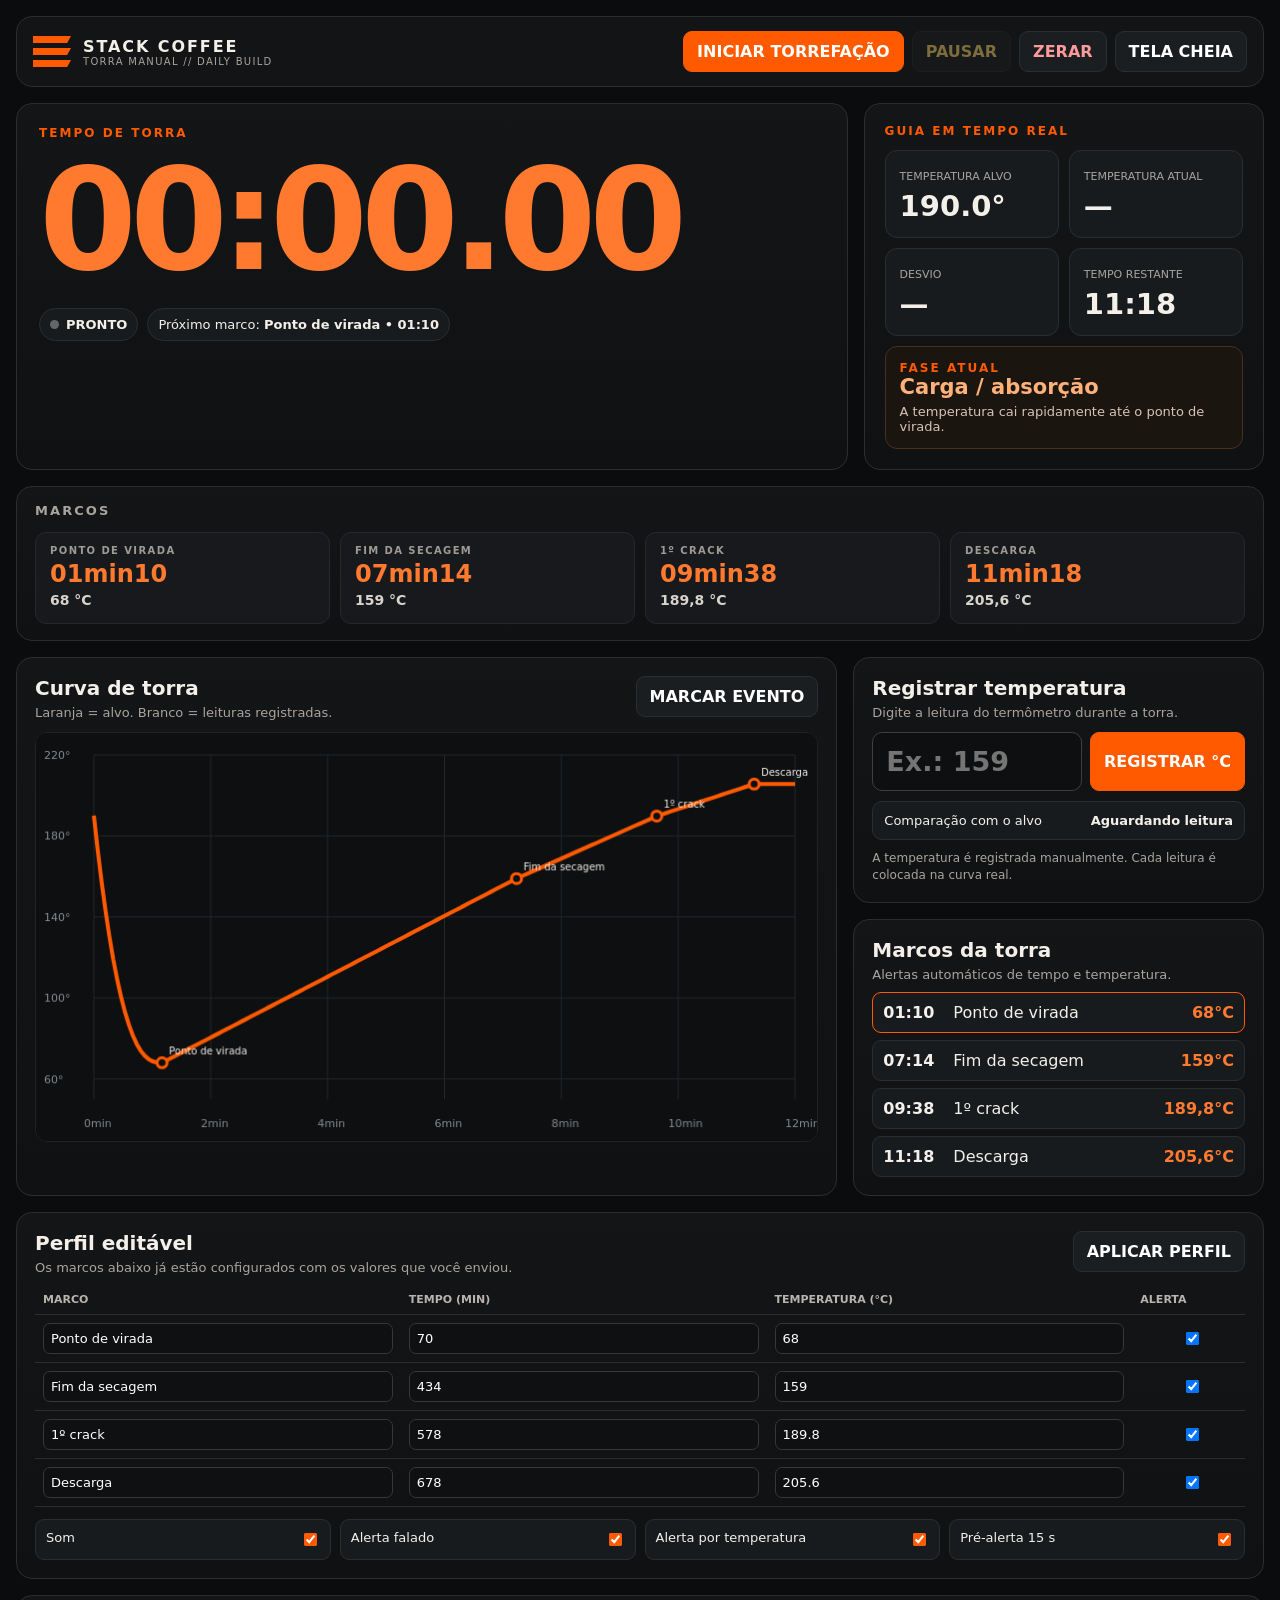
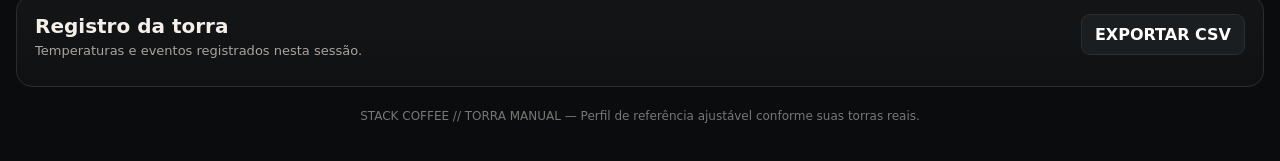
<file: torra-manual.html>
<!doctype html>
<html lang="pt-BR">
<head>
<meta charset="utf-8">
<meta name="viewport" content="width=device-width,initial-scale=1,viewport-fit=cover">
<meta name="theme-color" content="#0c0d0e">
<title>Stack Coffee — Torra Manual</title>
<style>
:root{
  --bg:#0b0c0d; --panel:#121416; --panel2:#181b1e; --line:#2a2e32;
  --text:#f4f0e9; --muted:#aaa49d; --orange:#ff5a00; --orange2:#ff7a2f;
  --green:#39d98a; --yellow:#ffca3a; --red:#ff4d4f; --cream:#f6eee2;
}
*{box-sizing:border-box} body{margin:0;background:var(--bg);color:var(--text);font-family:Inter,system-ui,Arial,sans-serif}
button,input{font:inherit}.app{max-width:1500px;margin:auto;padding:16px}
.topbar{display:flex;gap:16px;justify-content:space-between;align-items:center;padding:14px 16px;background:#121416;border:1px solid var(--line);border-radius:16px;position:sticky;top:8px;z-index:10}
.brand{display:flex;align-items:center;gap:12px}.bars{width:38px;display:grid;gap:5px}.bars i{height:7px;background:var(--orange);clip-path:polygon(0 0,100% 0,90% 100%,0 100%)}
.brand strong{letter-spacing:.12em}.brand small{display:block;color:var(--muted);font-size:10px;letter-spacing:.13em}
.actions{display:flex;gap:8px;flex-wrap:wrap}.btn{border:1px solid var(--line);border-radius:9px;background:#1b1e21;color:#fff;padding:10px 13px;font-weight:800;cursor:pointer}.btn.primary{background:var(--orange);border-color:var(--orange)}.btn.pause{color:#ffd86a}.btn.danger{color:#ff9a9a}.btn:disabled{opacity:.45;cursor:not-allowed}

.grid{display:grid;grid-template-columns:1.35fr .65fr;gap:16px;margin-top:16px}.card{background:linear-gradient(180deg,#131517,#0f1113);border:1px solid var(--line);border-radius:16px}
.timer-card{padding:22px}.kicker{color:var(--orange);font-weight:900;font-size:12px;letter-spacing:.17em;text-transform:uppercase}
.timer{font-variant-numeric:tabular-nums;font-size:clamp(68px,11vw,145px);line-height:.95;color:var(--orange2);font-weight:900;letter-spacing:-.05em;margin:14px 0 20px}
.status{display:flex;gap:9px;flex-wrap:wrap}.pill{padding:8px 10px;border-radius:999px;background:#181b1e;border:1px solid var(--line);font-size:13px}.dot{display:inline-block;width:9px;height:9px;border-radius:50%;background:#666;margin-right:7px}.running{background:var(--green)}.paused{background:var(--yellow)}
.side{padding:20px}.metrics{display:grid;grid-template-columns:1fr 1fr;gap:10px;margin-top:12px}.metric{padding:14px;background:#181b1e;border:1px solid var(--line);border-radius:12px}.metric span{font-size:11px;color:var(--muted);text-transform:uppercase}.metric b{display:block;font-size:29px;margin-top:5px}
.phase{margin-top:10px;padding:14px;border-radius:12px;background:#1b150f;border:1px solid #4a301c}.phase b{font-size:21px;color:#ffb17a}.phase p{font-size:13px;color:#d7c4b7;margin:5px 0 0}

.milestones{margin-top:16px;background:linear-gradient(180deg,#131517,#0f1113);color:var(--text);border:1px solid var(--line);border-radius:16px;padding:16px 18px}
.milestones h2{font-family:inherit;font-size:13px;margin:0 0 14px;color:var(--muted);font-weight:900;letter-spacing:.16em;text-transform:uppercase}
.milestone-grid{display:grid;grid-template-columns:repeat(4,1fr);gap:10px}
.milestone{padding:12px 14px;background:#17191c;border:1px solid #25292d;border-radius:11px;min-height:92px}
.milestone .label{font-size:10px;font-weight:900;letter-spacing:.14em;color:#9f9a94;text-transform:uppercase}
.milestone .time{font-family:inherit;font-size:24px;font-weight:900;color:var(--orange2);line-height:1.05;margin-top:6px;font-variant-numeric:tabular-nums}
.milestone .temp{font-size:14px;margin-top:5px;color:#d8d3cc;font-weight:700}

.main{display:grid;grid-template-columns:2fr 1fr;gap:16px;margin-top:16px}.chart-card,.temp-card,.events-card,.profile-card,.log-card{padding:18px}.head{display:flex;justify-content:space-between;gap:12px;align-items:flex-start}.head h2{margin:0;font-size:20px}.head p{margin:5px 0 0;color:var(--muted);font-size:13px}
canvas{display:block;width:100%;height:410px;background:#0d0f11;border:1px solid #202327;border-radius:12px;margin-top:12px}.right{display:grid;gap:16px}
.temp-entry{display:grid;grid-template-columns:1fr auto;gap:8px;margin-top:12px}.temp-entry input{min-width:0;background:#0d0f11;color:#fff;border:1px solid #3b4044;border-radius:10px;padding:13px;font-size:27px;font-weight:900}
.compare{display:flex;justify-content:space-between;gap:8px;margin-top:10px;padding:11px;border-radius:10px;background:#181b1e;border:1px solid var(--line);font-size:13px}
.good{color:var(--green)}.warn{color:var(--yellow)}.bad{color:var(--red)}.events{display:grid;gap:7px;margin-top:10px}.event{display:grid;grid-template-columns:62px 1fr auto;gap:8px;padding:10px;background:#181b1e;border:1px solid var(--line);border-radius:9px}.event.current{border-color:var(--orange)}.event.done{opacity:.55}.event time,.event .temp{font-weight:800}.event .temp{color:var(--orange2)}
.section{margin-top:16px}.profile-table{width:100%;border-collapse:collapse;margin-top:10px;font-size:13px}.profile-table th,.profile-table td{border-bottom:1px solid var(--line);padding:8px}.profile-table th{text-align:left;color:#b9b4ad;font-size:11px;text-transform:uppercase}.profile-table input{width:100%;background:#0e1012;border:1px solid #34383c;color:#fff;border-radius:7px;padding:7px}
.toggles{display:grid;grid-template-columns:repeat(4,1fr);gap:9px;margin-top:12px}.toggle{display:flex;justify-content:space-between;gap:10px;background:#181b1e;padding:10px;border-radius:9px;border:1px solid var(--line);font-size:13px}.toggle input{accent-color:var(--orange)}
.log{display:grid;gap:6px;max-height:240px;overflow:auto;margin-top:10px}.log-entry{font-size:12px;padding:7px 9px;border-left:3px solid var(--line);background:#151719}.log-entry.alert{border-left-color:var(--orange);color:#fff}
.note{color:var(--muted);font-size:12px;line-height:1.4;margin-top:10px}.footer{text-align:center;color:#777;padding:22px;font-size:12px}
@media(max-width:950px){.grid,.main{grid-template-columns:1fr}.milestone-grid{grid-template-columns:1fr 1fr}.toggles{grid-template-columns:1fr 1fr}}
@media(max-width:560px){.app{padding:9px}.topbar{position:static;align-items:flex-start}.milestone-grid{grid-template-columns:1fr 1fr;gap:8px}.milestone{padding:10px}.milestone .time{font-size:20px}.milestones h2{font-size:12px;margin-bottom:10px}.toggles{grid-template-columns:1fr}}
</style>
</head>
<body>
<div class="app">
  <header class="topbar">
    <div class="brand"><div class="bars"><i></i><i></i><i></i></div><div><strong>STACK COFFEE</strong><small>TORRA MANUAL // DAILY BUILD</small></div></div>
    <div class="actions">
      <button class="btn primary" id="startBtn">INICIAR TORREFAÇÃO</button>
      <button class="btn pause" id="pauseBtn" disabled>PAUSAR</button>
      <button class="btn danger" id="resetBtn">ZERAR</button>
      <button class="btn" id="fullscreenBtn">TELA CHEIA</button>
    </div>
  </header>

  <section class="grid">
    <div class="card timer-card">
      <div class="kicker">TEMPO DE TORRA</div>
      <div class="timer" id="timer">00:00.00</div>
      <div class="status">
        <span class="pill"><span class="dot" id="statusDot"></span><b id="statusText">PRONTO</b></span>
        <span class="pill">Próximo marco: <b id="nextAlert">Ponto de virada • 01:10</b></span>
      </div>
    </div>
    <div class="card side">
      <div class="kicker">GUIA EM TEMPO REAL</div>
      <div class="metrics">
        <div class="metric"><span>Temperatura alvo</span><b id="targetTemp">190.0°</b></div>
        <div class="metric"><span>Temperatura atual</span><b id="currentTemp">—</b></div>
        <div class="metric"><span>Desvio</span><b id="deviation">—</b></div>
        <div class="metric"><span>Tempo restante</span><b id="timeRemaining">11:18</b></div>
      </div>
      <div class="phase"><div class="kicker">FASE ATUAL</div><b id="phaseName">Carga / absorção</b><p id="phaseHelp">Inicie o cronômetro no momento da entrada do café.</p></div>
    </div>
  </section>

  <section class="milestones">
    <h2>Marcos</h2>
    <div class="milestone-grid">
      <div class="milestone"><div class="label">Ponto de virada</div><div class="time">01min10</div><div class="temp">68 °C</div></div>
      <div class="milestone"><div class="label">Fim da secagem</div><div class="time">07min14</div><div class="temp">159 °C</div></div>
      <div class="milestone"><div class="label">1º crack</div><div class="time">09min38</div><div class="temp">189,8 °C</div></div>
      <div class="milestone"><div class="label">Descarga</div><div class="time">11min18</div><div class="temp">205,6 °C</div></div>
    </div>
  </section>

  <section class="main">
    <div class="card chart-card">
      <div class="head"><div><h2>Curva de torra</h2><p>Laranja = alvo. Branco = leituras registradas.</p></div><button class="btn" id="markBtn">MARCAR EVENTO</button></div>
      <canvas id="chart"></canvas>
    </div>
    <div class="right">
      <div class="card temp-card">
        <div class="head"><div><h2>Registrar temperatura</h2><p>Digite a leitura do termômetro durante a torra.</p></div></div>
        <div class="temp-entry"><input id="tempInput" type="number" step="0.1" min="0" max="300" placeholder="Ex.: 159"><button class="btn primary" id="tempBtn">REGISTRAR °C</button></div>
        <div class="compare"><span>Comparação com o alvo</span><b id="devText">Aguardando leitura</b></div>
        <div class="note">A temperatura é registrada manualmente. Cada leitura é colocada na curva real.</div>
      </div>
      <div class="card events-card">
        <div class="head"><div><h2>Marcos da torra</h2><p>Alertas automáticos de tempo e temperatura.</p></div></div>
        <div id="events" class="events"></div>
      </div>
    </div>
  </section>

  <section class="section card profile-card">
    <div class="head"><div><h2>Perfil editável</h2><p>Os marcos abaixo já estão configurados com os valores que você enviou.</p></div><button class="btn" id="applyProfileBtn">APLICAR PERFIL</button></div>
    <table class="profile-table"><thead><tr><th>Marco</th><th>Tempo (min)</th><th>Temperatura (°C)</th><th>Alerta</th></tr></thead><tbody id="profileRows"></tbody></table>
    <div class="toggles">
      <label class="toggle">Som <input id="soundToggle" type="checkbox" checked></label>
      <label class="toggle">Alerta falado <input id="speechToggle" type="checkbox" checked></label>
      <label class="toggle">Alerta por temperatura <input id="tempAlertToggle" type="checkbox" checked></label>
      <label class="toggle">Pré-alerta 15 s <input id="preAlertToggle" type="checkbox" checked></label>
    </div>
  </section>

  <section class="section card log-card">
    <div class="head"><div><h2>Registro da torra</h2><p>Temperaturas e eventos registrados nesta sessão.</p></div><button class="btn" id="exportBtn">EXPORTAR CSV</button></div>
    <div id="log" class="log"></div>
  </section>

  <div class="footer">STACK COFFEE // TORRA MANUAL — Perfil de referência ajustável conforme suas torras reais.</div>
</div>

<script>
(()=>{
const base=[
{name:"Carga",sec:0,temp:190,alert:false,help:"Entrada do café no tambor."},
{name:"Ponto de virada",sec:70,temp:68,alert:true,help:"Temperatura mínima antes da retomada da subida."},
{name:"Fim da secagem",sec:434,temp:159,alert:true,help:"Fim da fase de secagem."},
{name:"1º crack",sec:578,temp:189.8,alert:true,help:"Início do primeiro crack."},
{name:"Descarga",sec:678,temp:205.6,alert:true,help:"Momento de descarregar e resfriar."}
];
let profile=structuredClone(base),state="idle",startAt=0,pauseAt=0,paused=0,elapsed=0,raf=null,actual=[],logs=[],fired=new Set(),preFired=new Set(),tempFired=new Set(),marks=[];
const $=q=>document.querySelector(q),E={start:$("#startBtn"),pause:$("#pauseBtn"),reset:$("#resetBtn"),full:$("#fullscreenBtn"),timer:$("#timer"),dot:$("#statusDot"),status:$("#statusText"),next:$("#nextAlert"),target:$("#targetTemp"),current:$("#currentTemp"),dev:$("#deviation"),remaining:$("#timeRemaining"),phase:$("#phaseName"),phaseHelp:$("#phaseHelp"),chart:$("#chart"),input:$("#tempInput"),tempBtn:$("#tempBtn"),devText:$("#devText"),events:$("#events"),rows:$("#profileRows"),apply:$("#applyProfileBtn"),sound:$("#soundToggle"),speech:$("#speechToggle"),tempAlert:$("#tempAlertToggle"),pre:$("#preAlertToggle"),log:$("#log"),export:$("#exportBtn"),mark:$("#markBtn")};

const fmt=ms=>{let cs=Math.floor(ms/10)%100,t=Math.floor(ms/1000),s=t%60,m=Math.floor(t/60);return `${String(m).padStart(2,"0")}:${String(s).padStart(2,"0")}.${String(cs).padStart(2,"0")}`};
const clock=s=>`${String(Math.floor(Math.max(0,s)/60)).padStart(2,"0")}:${String(Math.floor(Math.max(0,s)%60)).padStart(2,"0")}`;
const secNow=()=>elapsed/1000,total=()=>profile.at(-1).sec;
function target(sec){if(sec<=profile[0].sec)return profile[0].temp;if(sec>=total())return profile.at(-1).temp;for(let i=0;i<profile.length-1;i++){let a=profile[i],b=profile[i+1];if(sec>=a.sec&&sec<=b.sec){let p=(sec-a.sec)/(b.sec-a.sec);if(i===0)return b.temp+(a.temp-b.temp)*Math.pow(1-p,2.6);return a.temp+(b.temp-a.temp)*p}}return profile[0].temp}
function phase(sec){if(sec<70)return["Carga / absorção","A temperatura cai rapidamente até o ponto de virada."];if(sec<434)return["Secagem","Conduza energia de forma estável até 07:14 / 159 °C."];if(sec<578)return["Maillard","Acompanhe a evolução até o 1º crack em 09:38 / 189,8 °C."];if(sec<678)return["Desenvolvimento","Controle o desenvolvimento até a descarga em 11:18 / 205,6 °C."];return["Descarga / resfriamento","Descarregue e inicie o resfriamento rapidamente."]}
function log(t,c=""){logs.push({sec:secNow(),t});let d=document.createElement("div");d.className="log-entry "+c;d.textContent=`${clock(secNow())} — ${t}`;E.log.prepend(d)}
function beep(f=900,n=1){if(!E.sound.checked)return;try{let C=window.AudioContext||window.webkitAudioContext,c=new C,t=c.currentTime;for(let i=0;i<n;i++){let o=c.createOscillator(),g=c.createGain();o.frequency.value=f;g.gain.setValueAtTime(.0001,t);g.gain.exponentialRampToValueAtTime(.18,t+.01);g.gain.exponentialRampToValueAtTime(.0001,t+.18);o.connect(g);g.connect(c.destination);o.start(t);o.stop(t+.2);t+=.28}setTimeout(()=>c.close(),1200)}catch{}}
function speak(t){if(E.speech.checked&&"speechSynthesis"in window){speechSynthesis.cancel();let u=new SpeechSynthesisUtterance(t);u.lang="pt-BR";u.rate=.95;speechSynthesis.speak(u)}}
function alertP(p,pre=false){beep(pre?650:980,pre?1:3);speak(pre?`${p.name} em quinze segundos.`:`${p.name}. Referência ${String(p.temp).replace(".",",")} graus.`);log(pre?`Pré-alerta: ${p.name} em 15 s`:`MARCO: ${p.name} — ${p.temp} °C`,"alert")}
function sync(){E.start.textContent=state==="paused"?"RETOMAR TORREFAÇÃO":state==="idle"?"INICIAR TORREFAÇÃO":state==="finished"?"TORRA FINALIZADA":"TORRANDO...";E.start.disabled=state==="running"||state==="finished";E.pause.disabled=state!=="running";E.dot.className="dot "+(state==="running"?"running":state==="paused"?"paused":"");E.status.textContent=state==="running"?"TORRANDO":state==="paused"?"PAUSADO":state==="finished"?"FINALIZADO":"PRONTO"}
function start(){if(state==="paused"){paused+=performance.now()-pauseAt;state="running";log("Torrefação retomada");sync();loop();return}if(state!=="idle")return;state="running";startAt=performance.now();paused=0;elapsed=0;actual=[];logs=[];E.log.innerHTML="";fired.clear();preFired.clear();tempFired.clear();log("Torrefação iniciada","alert");beep(740,2);speak("Torrefação iniciada.");sync();loop()}
function pause(){if(state!=="running")return;state="paused";pauseAt=performance.now();cancelAnimationFrame(raf);log("Torrefação pausada");sync();update()}
function reset(){cancelAnimationFrame(raf);state="idle";elapsed=0;actual=[];marks=[];logs=[];fired.clear();preFired.clear();tempFired.clear();E.log.innerHTML="";E.current.textContent="—";E.dev.textContent="—";E.devText.textContent="Aguardando leitura";sync();update();draw()}
function check(){let s=secNow();profile.forEach((p,i)=>{if(p.alert&&E.pre.checked&&s>=p.sec-15&&s<p.sec&&!preFired.has(i)){preFired.add(i);alertP(p,true)}if(p.alert&&s>=p.sec&&!fired.has(i)){fired.add(i);alertP(p)}});if(s>=total()&&state==="running"){state="finished";cancelAnimationFrame(raf);beep(1100,4);speak("Descarga. Finalize a torra e inicie o resfriamento.");log("Descarga atingida","alert");sync()}}
function loop(n=performance.now()){if(state!=="running")return;elapsed=n-startAt-paused;check();update();draw();if(state==="running")raf=requestAnimationFrame(loop)}
function update(){let s=secNow(),tg=target(s),ph=phase(s),next=profile.find(p=>p.sec>s);E.timer.textContent=fmt(elapsed);E.target.textContent=tg.toFixed(1)+"°";E.remaining.textContent=clock(total()-s);E.phase.textContent=ph[0];E.phaseHelp.textContent=ph[1];E.next.textContent=next?`${next.name} • ${clock(next.sec)}`:"—";renderEvents(s)}
function registerTemp(){let v=parseFloat(String(E.input.value).replace(",","."));if(!Number.isFinite(v))return;let s=secNow(),tg=target(s),d=v-tg;actual.push({sec:s,temp:v});E.current.textContent=v.toFixed(1)+"°";E.dev.textContent=(d>=0?"+":"")+d.toFixed(1)+"°";let a=Math.abs(d),cls=a<=5?"good":a<=10?"warn":"bad";E.dev.className=cls;E.devText.textContent=a<=5?"Dentro da faixa":d>0?"Acima do alvo":"Abaixo do alvo";E.devText.className=cls;log(`Temperatura: ${v.toFixed(1)} °C (alvo ${tg.toFixed(1)} °C)`);if(E.tempAlert.checked)profile.forEach((p,i)=>{if(tempFired.has(i))return;let prev=actual.length>1?actual.at(-2).temp:null,cross=prev===null?Math.abs(v-p.temp)<=1.2:(prev<p.temp&&v>=p.temp)||(prev>p.temp&&v<=p.temp);if(cross){tempFired.add(i);beep(820,2);speak(`Referência de ${String(p.temp).replace(".",",")} graus. ${p.name}.`);log(`Referência por temperatura: ${p.name} — ${p.temp} °C`,"alert")}});E.input.select();draw()}
function renderEvents(s=secNow()){E.events.innerHTML="";let ni=profile.findIndex(p=>p.sec>s);profile.slice(1).forEach((p,j)=>{let i=j+1,d=document.createElement("div");d.className="event"+(s>=p.sec?" done":i===ni?" current":"");d.innerHTML=`<time>${clock(p.sec)}</time><div>${p.name}</div><div class="temp">${String(p.temp).replace(".",",")}°C</div>`;E.events.appendChild(d)})}
function renderRows(){E.rows.innerHTML="";profile.slice(1).forEach((p,j)=>{let i=j+1,tr=document.createElement("tr");tr.innerHTML=`<td><input data-i="${i}" data-k="name" value="${p.name}"></td><td><input data-i="${i}" data-k="sec" type="number" step="1" value="${p.sec}"></td><td><input data-i="${i}" data-k="temp" type="number" step="0.1" value="${p.temp}"></td><td><input data-i="${i}" data-k="alert" type="checkbox" ${p.alert?"checked":""}></td>`;E.rows.appendChild(tr)})}
function apply(){E.rows.querySelectorAll("input").forEach(x=>{let i=+x.dataset.i,k=x.dataset.k;if(k==="alert")profile[i][k]=x.checked;else if(k==="name")profile[i][k]=x.value.trim()||profile[i][k];else profile[i][k]=parseFloat(x.value)||0});profile.sort((a,b)=>a.sec-b.sec);fired.clear();preFired.clear();tempFired.clear();renderRows();update();draw();log("Perfil atualizado");beep(620,2)}
function exportCSV(){let r=[["tempo_seg","tempo","temperatura_c","descricao"]];actual.forEach(p=>r.push([p.sec.toFixed(1),clock(p.sec),p.temp.toFixed(1),"leitura"]));logs.forEach(l=>r.push([l.sec.toFixed(1),clock(l.sec),"",l.t]));let csv=r.map(a=>a.map(v=>`"${String(v).replaceAll('"','""')}"`).join(";")).join("\n"),b=new Blob(["\uFEFF"+csv],{type:"text/csv;charset=utf-8"}),a=document.createElement("a");a.href=URL.createObjectURL(b);a.download="stackcoffee-torra.csv";a.click()}
function draw(){let c=E.chart,rect=c.getBoundingClientRect(),dpr=Math.min(devicePixelRatio||1,2),W=Math.max(600,Math.round(rect.width*dpr)),H=Math.max(320,Math.round(rect.height*dpr));c.width=W;c.height=H;let x=c.getContext("2d"),p={l:58*dpr,r:22*dpr,t:22*dpr,b:42*dpr},pw=W-p.l-p.r,ph=H-p.t-p.b,maxS=Math.max(720,total()),minT=50,maxT=220,X=s=>p.l+s/maxS*pw,Y=t=>p.t+(1-(t-minT)/(maxT-minT))*ph;x.fillStyle="#0d0f11";x.fillRect(0,0,W,H);x.strokeStyle="#24282b";x.fillStyle="#868b8f";x.font=`${11*dpr}px system-ui`;[60,100,140,180,220].forEach(t=>{let y=Y(t);x.beginPath();x.moveTo(p.l,y);x.lineTo(W-p.r,y);x.stroke();x.fillText(t+"°",8*dpr,y+4*dpr)});for(let s=0;s<=maxS;s+=120){let xx=X(s);x.beginPath();x.moveTo(xx,p.t);x.lineTo(xx,H-p.b);x.stroke();x.fillText(Math.floor(s/60)+"min",xx-10*dpr,H-14*dpr)}x.strokeStyle="#ff5a00";x.lineWidth=4*dpr;x.beginPath();for(let i=0;i<=180;i++){let s=maxS*i/180,t=target(s),xx=X(s),yy=Y(t);i?x.lineTo(xx,yy):x.moveTo(xx,yy)}x.stroke();profile.slice(1).forEach(m=>{x.fillStyle="#0d0f11";x.strokeStyle="#ff5a00";x.lineWidth=3*dpr;x.beginPath();x.arc(X(m.sec),Y(m.temp),5*dpr,0,Math.PI*2);x.fill();x.stroke();x.fillStyle="#f4f0e9";x.font=`${10*dpr}px system-ui`;x.fillText(m.name,X(m.sec)+7*dpr,Y(m.temp)-8*dpr)});if(actual.length){x.strokeStyle="#f4f0e9";x.lineWidth=3*dpr;x.beginPath();actual.forEach((q,i)=>i?x.lineTo(X(q.sec),Y(q.temp)):x.moveTo(X(q.sec),Y(q.temp)));x.stroke();actual.forEach(q=>{let d=Math.abs(q.temp-target(q.sec));x.fillStyle=d<=5?"#39d98a":d<=10?"#ffca3a":"#ff4d4f";x.beginPath();x.arc(X(q.sec),Y(q.temp),4*dpr,0,Math.PI*2);x.fill()})}}
E.start.onclick=start;E.pause.onclick=pause;E.reset.onclick=reset;E.tempBtn.onclick=registerTemp;E.input.addEventListener("keydown",e=>{if(e.key==="Enter")registerTemp()});E.apply.onclick=apply;E.export.onclick=exportCSV;E.mark.onclick=()=>{let n=prompt("Nome do evento:");if(n){marks.push({sec:secNow(),n});log("Evento manual: "+n,"alert")}};E.full.onclick=()=>document.fullscreenElement?document.exitFullscreen():document.documentElement.requestFullscreen?.();addEventListener("resize",draw);renderRows();sync();update();draw();
})();
</script>
</body>
</html>
</file>
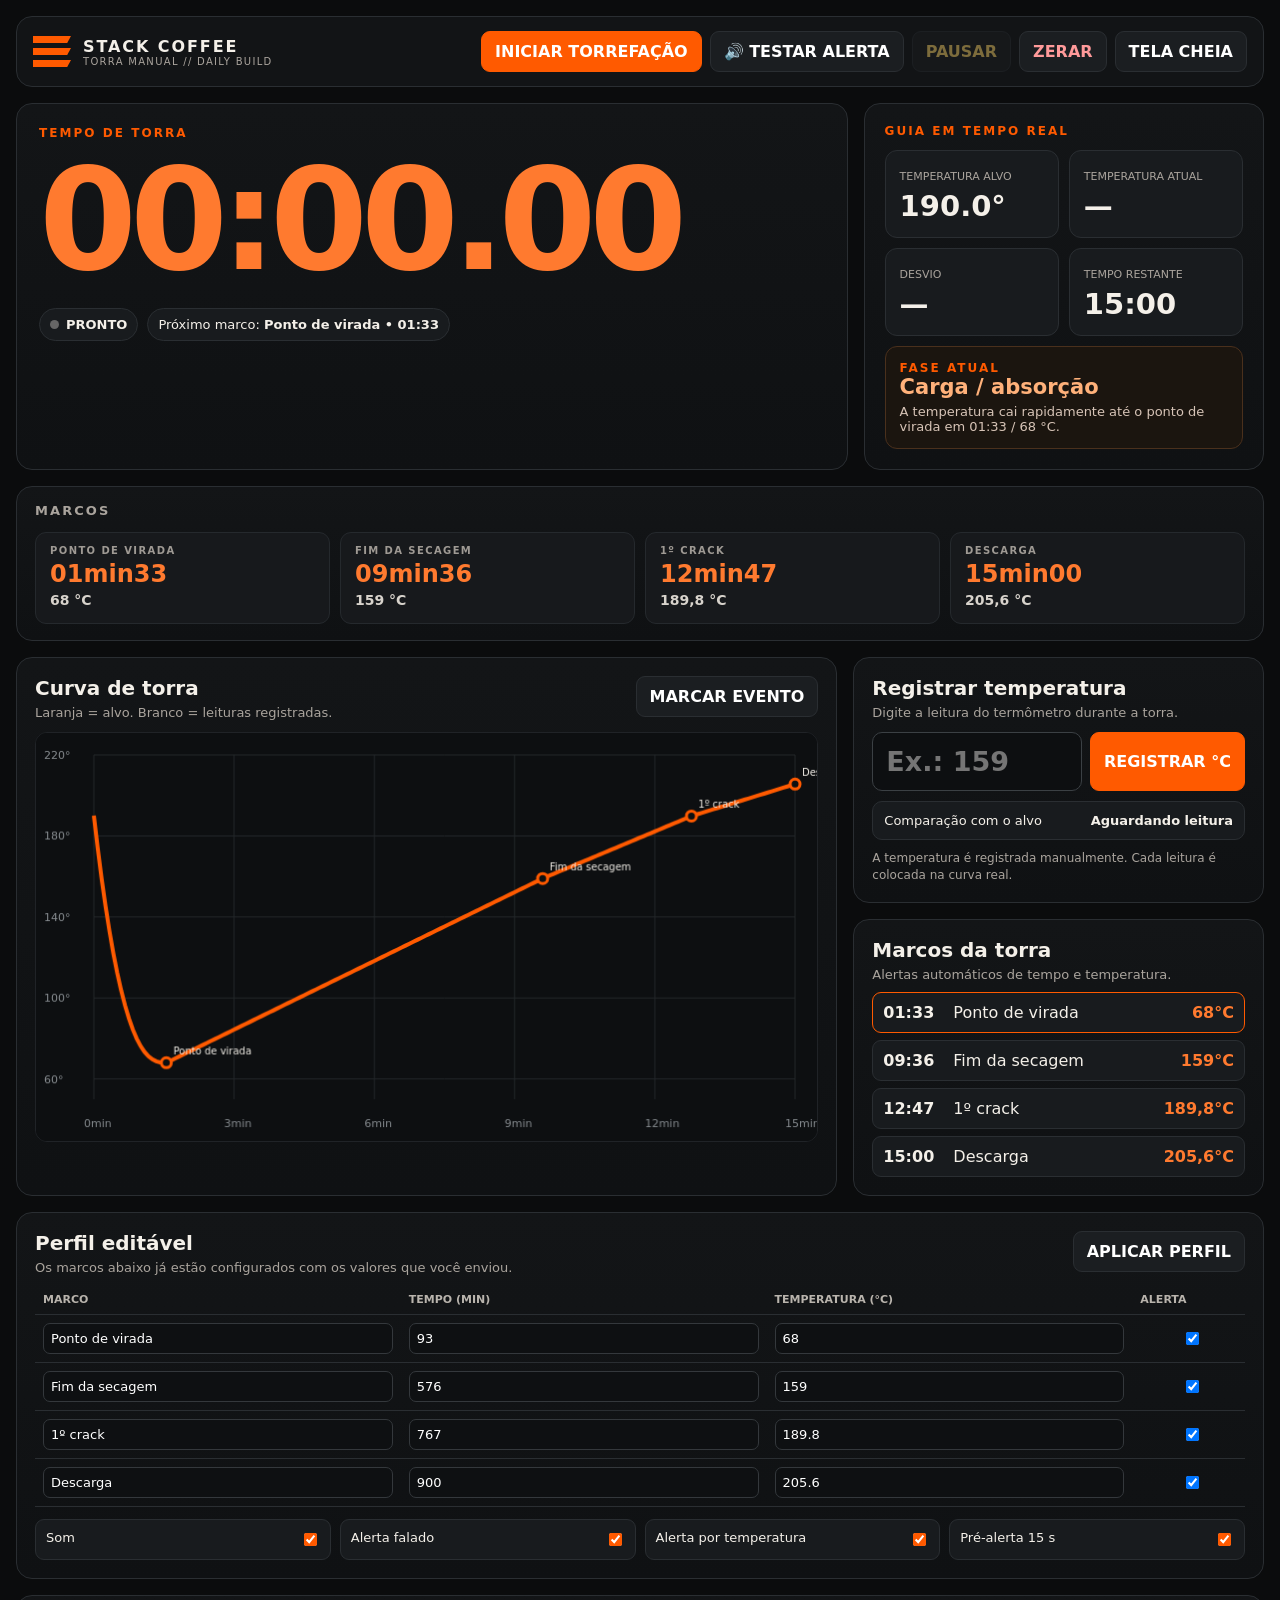
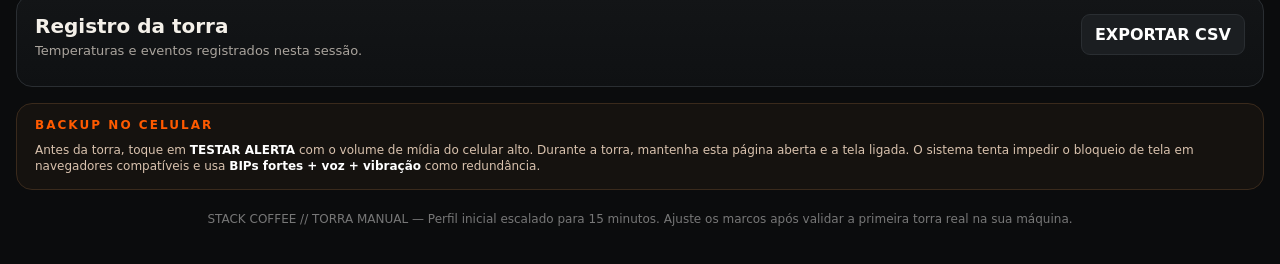
<file: torrefacao/index1.html>
<!doctype html>
<html lang="pt-BR">
<head>
<meta charset="utf-8">
<meta name="viewport" content="width=device-width,initial-scale=1,viewport-fit=cover">
<meta name="theme-color" content="#0c0d0e">
<title>Stack Coffee — Torra Manual</title>
<style>
:root{
  --bg:#0b0c0d; --panel:#121416; --panel2:#181b1e; --line:#2a2e32;
  --text:#f4f0e9; --muted:#aaa49d; --orange:#ff5a00; --orange2:#ff7a2f;
  --green:#39d98a; --yellow:#ffca3a; --red:#ff4d4f; --cream:#f6eee2;
}
*{box-sizing:border-box} body{margin:0;background:var(--bg);color:var(--text);font-family:Inter,system-ui,Arial,sans-serif}
button,input{font:inherit}.app{max-width:1500px;margin:auto;padding:16px}
.topbar{display:flex;gap:16px;justify-content:space-between;align-items:center;padding:14px 16px;background:#121416;border:1px solid var(--line);border-radius:16px;position:sticky;top:8px;z-index:10}
.brand{display:flex;align-items:center;gap:12px}.bars{width:38px;display:grid;gap:5px}.bars i{height:7px;background:var(--orange);clip-path:polygon(0 0,100% 0,90% 100%,0 100%)}
.brand strong{letter-spacing:.12em}.brand small{display:block;color:var(--muted);font-size:10px;letter-spacing:.13em}
.actions{display:flex;gap:8px;flex-wrap:wrap}.btn{border:1px solid var(--line);border-radius:9px;background:#1b1e21;color:#fff;padding:10px 13px;font-weight:800;cursor:pointer}.btn.primary{background:var(--orange);border-color:var(--orange)}.btn.pause{color:#ffd86a}.btn.danger{color:#ff9a9a}.btn:disabled{opacity:.45;cursor:not-allowed}

.grid{display:grid;grid-template-columns:1.35fr .65fr;gap:16px;margin-top:16px}.card{background:linear-gradient(180deg,#131517,#0f1113);border:1px solid var(--line);border-radius:16px}
.timer-card{padding:22px}.kicker{color:var(--orange);font-weight:900;font-size:12px;letter-spacing:.17em;text-transform:uppercase}
.timer{font-variant-numeric:tabular-nums;font-size:clamp(68px,11vw,145px);line-height:.95;color:var(--orange2);font-weight:900;letter-spacing:-.05em;margin:14px 0 20px}
.status{display:flex;gap:9px;flex-wrap:wrap}.pill{padding:8px 10px;border-radius:999px;background:#181b1e;border:1px solid var(--line);font-size:13px}.dot{display:inline-block;width:9px;height:9px;border-radius:50%;background:#666;margin-right:7px}.running{background:var(--green)}.paused{background:var(--yellow)}
.side{padding:20px}.metrics{display:grid;grid-template-columns:1fr 1fr;gap:10px;margin-top:12px}.metric{padding:14px;background:#181b1e;border:1px solid var(--line);border-radius:12px}.metric span{font-size:11px;color:var(--muted);text-transform:uppercase}.metric b{display:block;font-size:29px;margin-top:5px}
.phase{margin-top:10px;padding:14px;border-radius:12px;background:#1b150f;border:1px solid #4a301c}.phase b{font-size:21px;color:#ffb17a}.phase p{font-size:13px;color:#d7c4b7;margin:5px 0 0}

.milestones{margin-top:16px;background:linear-gradient(180deg,#131517,#0f1113);color:var(--text);border:1px solid var(--line);border-radius:16px;padding:16px 18px}
.milestones h2{font-family:inherit;font-size:13px;margin:0 0 14px;color:var(--muted);font-weight:900;letter-spacing:.16em;text-transform:uppercase}
.milestone-grid{display:grid;grid-template-columns:repeat(4,1fr);gap:10px}
.milestone{padding:12px 14px;background:#17191c;border:1px solid #25292d;border-radius:11px;min-height:92px}
.milestone .label{font-size:10px;font-weight:900;letter-spacing:.14em;color:#9f9a94;text-transform:uppercase}
.milestone .time{font-family:inherit;font-size:24px;font-weight:900;color:var(--orange2);line-height:1.05;margin-top:6px;font-variant-numeric:tabular-nums}
.milestone .temp{font-size:14px;margin-top:5px;color:#d8d3cc;font-weight:700}

.main{display:grid;grid-template-columns:2fr 1fr;gap:16px;margin-top:16px}.chart-card,.temp-card,.events-card,.profile-card,.log-card{padding:18px}.head{display:flex;justify-content:space-between;gap:12px;align-items:flex-start}.head h2{margin:0;font-size:20px}.head p{margin:5px 0 0;color:var(--muted);font-size:13px}
canvas{display:block;width:100%;height:410px;background:#0d0f11;border:1px solid #202327;border-radius:12px;margin-top:12px}.right{display:grid;gap:16px}
.temp-entry{display:grid;grid-template-columns:1fr auto;gap:8px;margin-top:12px}.temp-entry input{min-width:0;background:#0d0f11;color:#fff;border:1px solid #3b4044;border-radius:10px;padding:13px;font-size:27px;font-weight:900}
.compare{display:flex;justify-content:space-between;gap:8px;margin-top:10px;padding:11px;border-radius:10px;background:#181b1e;border:1px solid var(--line);font-size:13px}
.good{color:var(--green)}.warn{color:var(--yellow)}.bad{color:var(--red)}.events{display:grid;gap:7px;margin-top:10px}.event{display:grid;grid-template-columns:62px 1fr auto;gap:8px;padding:10px;background:#181b1e;border:1px solid var(--line);border-radius:9px}.event.current{border-color:var(--orange)}.event.done{opacity:.55}.event time,.event .temp{font-weight:800}.event .temp{color:var(--orange2)}
.section{margin-top:16px}.profile-table{width:100%;border-collapse:collapse;margin-top:10px;font-size:13px}.profile-table th,.profile-table td{border-bottom:1px solid var(--line);padding:8px}.profile-table th{text-align:left;color:#b9b4ad;font-size:11px;text-transform:uppercase}.profile-table input{width:100%;background:#0e1012;border:1px solid #34383c;color:#fff;border-radius:7px;padding:7px}
.toggles{display:grid;grid-template-columns:repeat(4,1fr);gap:9px;margin-top:12px}.toggle{display:flex;justify-content:space-between;gap:10px;background:#181b1e;padding:10px;border-radius:9px;border:1px solid var(--line);font-size:13px}.toggle input{accent-color:var(--orange)}
.log{display:grid;gap:6px;max-height:240px;overflow:auto;margin-top:10px}.log-entry{font-size:12px;padding:7px 9px;border-left:3px solid var(--line);background:#151719}.log-entry.alert{border-left-color:var(--orange);color:#fff}
.note{color:var(--muted);font-size:12px;line-height:1.4;margin-top:10px}.footer{text-align:center;color:#777;padding:22px;font-size:12px}
@media(max-width:950px){.grid,.main{grid-template-columns:1fr}.milestone-grid{grid-template-columns:1fr 1fr}.toggles{grid-template-columns:1fr 1fr}}
@media(max-width:560px){.app{padding:9px}.topbar{position:static;align-items:flex-start}.milestone-grid{grid-template-columns:1fr 1fr;gap:8px}.milestone{padding:10px}.milestone .time{font-size:20px}.milestones h2{font-size:12px;margin-bottom:10px}.toggles{grid-template-columns:1fr}}
</style>
</head>
<body>
<div class="app">
  <header class="topbar">
    <div class="brand"><div class="bars"><i></i><i></i><i></i></div><div><strong>STACK COFFEE</strong><small>TORRA MANUAL // DAILY BUILD</small></div></div>
    <div class="actions">
      <button class="btn primary" id="startBtn">INICIAR TORREFAÇÃO</button>
      <button class="btn" id="testAlertBtn">🔊 TESTAR ALERTA</button>
      <button class="btn pause" id="pauseBtn" disabled>PAUSAR</button>
      <button class="btn danger" id="resetBtn">ZERAR</button>
      <button class="btn" id="fullscreenBtn">TELA CHEIA</button>
    </div>
  </header>

  <section class="grid">
    <div class="card timer-card">
      <div class="kicker">TEMPO DE TORRA</div>
      <div class="timer" id="timer">00:00.00</div>
      <div class="status">
        <span class="pill"><span class="dot" id="statusDot"></span><b id="statusText">PRONTO</b></span>
        <span class="pill">Próximo marco: <b id="nextAlert">Ponto de virada • 01:33</b></span>
      </div>
    </div>
    <div class="card side">
      <div class="kicker">GUIA EM TEMPO REAL</div>
      <div class="metrics">
        <div class="metric"><span>Temperatura alvo</span><b id="targetTemp">190.0°</b></div>
        <div class="metric"><span>Temperatura atual</span><b id="currentTemp">—</b></div>
        <div class="metric"><span>Desvio</span><b id="deviation">—</b></div>
        <div class="metric"><span>Tempo restante</span><b id="timeRemaining">15:00</b></div>
      </div>
      <div class="phase"><div class="kicker">FASE ATUAL</div><b id="phaseName">Carga / absorção</b><p id="phaseHelp">Inicie o cronômetro no momento da entrada do café.</p></div>
    </div>
  </section>

  <section class="milestones">
    <h2>Marcos</h2>
    <div class="milestone-grid">
      <div class="milestone"><div class="label">Ponto de virada</div><div class="time">01min33</div><div class="temp">68 °C</div></div>
      <div class="milestone"><div class="label">Fim da secagem</div><div class="time">09min36</div><div class="temp">159 °C</div></div>
      <div class="milestone"><div class="label">1º crack</div><div class="time">12min47</div><div class="temp">189,8 °C</div></div>
      <div class="milestone"><div class="label">Descarga</div><div class="time">15min00</div><div class="temp">205,6 °C</div></div>
    </div>
  </section>

  <section class="main">
    <div class="card chart-card">
      <div class="head"><div><h2>Curva de torra</h2><p>Laranja = alvo. Branco = leituras registradas.</p></div><button class="btn" id="markBtn">MARCAR EVENTO</button></div>
      <canvas id="chart"></canvas>
    </div>
    <div class="right">
      <div class="card temp-card">
        <div class="head"><div><h2>Registrar temperatura</h2><p>Digite a leitura do termômetro durante a torra.</p></div></div>
        <div class="temp-entry"><input id="tempInput" type="number" step="0.1" min="0" max="300" placeholder="Ex.: 159"><button class="btn primary" id="tempBtn">REGISTRAR °C</button></div>
        <div class="compare"><span>Comparação com o alvo</span><b id="devText">Aguardando leitura</b></div>
        <div class="note">A temperatura é registrada manualmente. Cada leitura é colocada na curva real.</div>
      </div>
      <div class="card events-card">
        <div class="head"><div><h2>Marcos da torra</h2><p>Alertas automáticos de tempo e temperatura.</p></div></div>
        <div id="events" class="events"></div>
      </div>
    </div>
  </section>

  <section class="section card profile-card">
    <div class="head"><div><h2>Perfil editável</h2><p>Os marcos abaixo já estão configurados com os valores que você enviou.</p></div><button class="btn" id="applyProfileBtn">APLICAR PERFIL</button></div>
    <table class="profile-table"><thead><tr><th>Marco</th><th>Tempo (min)</th><th>Temperatura (°C)</th><th>Alerta</th></tr></thead><tbody id="profileRows"></tbody></table>
    <div class="toggles">
      <label class="toggle">Som <input id="soundToggle" type="checkbox" checked></label>
      <label class="toggle">Alerta falado <input id="speechToggle" type="checkbox" checked></label>
      <label class="toggle">Alerta por temperatura <input id="tempAlertToggle" type="checkbox" checked></label>
      <label class="toggle">Pré-alerta 15 s <input id="preAlertToggle" type="checkbox" checked></label>
    </div>
  </section>

  <section class="section card log-card">
    <div class="head"><div><h2>Registro da torra</h2><p>Temperaturas e eventos registrados nesta sessão.</p></div><button class="btn" id="exportBtn">EXPORTAR CSV</button></div>
    <div id="log" class="log"></div>
  </section>

  <div class="section card" style="padding:14px 18px;border-color:#3a2a1c;background:#15120f">
    <div class="kicker">BACKUP NO CELULAR</div>
    <div class="note" style="color:#d9c2ae">Antes da torra, toque em <b style="color:#fff">TESTAR ALERTA</b> com o volume de mídia do celular alto. Durante a torra, mantenha esta página aberta e a tela ligada. O sistema tenta impedir o bloqueio de tela em navegadores compatíveis e usa <b style="color:#fff">BIPs fortes + voz + vibração</b> como redundância.</div>
  </div>

  <div class="footer">STACK COFFEE // TORRA MANUAL — Perfil inicial escalado para 15 minutos. Ajuste os marcos após validar a primeira torra real na sua máquina.</div>
</div>

<script>
(()=>{
const base=[
{name:"Carga",sec:0,temp:190,alert:false,help:"Entrada do café no tambor."},
{name:"Ponto de virada",sec:93,temp:68,alert:true,help:"Temperatura mínima antes da retomada da subida."},
{name:"Fim da secagem",sec:576,temp:159,alert:true,help:"Fim da fase de secagem."},
{name:"1º crack",sec:767,temp:189.8,alert:true,help:"Início do primeiro crack."},
{name:"Descarga",sec:900,temp:205.6,alert:true,help:"Momento de descarregar e resfriar."}
];
let profile=structuredClone(base),state="idle",startAt=0,pauseAt=0,paused=0,elapsed=0,raf=null,actual=[],logs=[],fired=new Set(),preFired=new Set(),tempFired=new Set(),marks=[];
const $=q=>document.querySelector(q),E={start:$("#startBtn"),testAlert:$("#testAlertBtn"),pause:$("#pauseBtn"),reset:$("#resetBtn"),full:$("#fullscreenBtn"),timer:$("#timer"),dot:$("#statusDot"),status:$("#statusText"),next:$("#nextAlert"),target:$("#targetTemp"),current:$("#currentTemp"),dev:$("#deviation"),remaining:$("#timeRemaining"),phase:$("#phaseName"),phaseHelp:$("#phaseHelp"),chart:$("#chart"),input:$("#tempInput"),tempBtn:$("#tempBtn"),devText:$("#devText"),events:$("#events"),rows:$("#profileRows"),apply:$("#applyProfileBtn"),sound:$("#soundToggle"),speech:$("#speechToggle"),tempAlert:$("#tempAlertToggle"),pre:$("#preAlertToggle"),log:$("#log"),export:$("#exportBtn"),mark:$("#markBtn")};

const fmt=ms=>{let cs=Math.floor(ms/10)%100,t=Math.floor(ms/1000),s=t%60,m=Math.floor(t/60);return `${String(m).padStart(2,"0")}:${String(s).padStart(2,"0")}.${String(cs).padStart(2,"0")}`};
const clock=s=>`${String(Math.floor(Math.max(0,s)/60)).padStart(2,"0")}:${String(Math.floor(Math.max(0,s)%60)).padStart(2,"0")}`;
const secNow=()=>elapsed/1000,total=()=>profile.at(-1).sec;
function target(sec){if(sec<=profile[0].sec)return profile[0].temp;if(sec>=total())return profile.at(-1).temp;for(let i=0;i<profile.length-1;i++){let a=profile[i],b=profile[i+1];if(sec>=a.sec&&sec<=b.sec){let p=(sec-a.sec)/(b.sec-a.sec);if(i===0)return b.temp+(a.temp-b.temp)*Math.pow(1-p,2.6);return a.temp+(b.temp-a.temp)*p}}return profile[0].temp}
function phase(sec){if(sec<93)return["Carga / absorção","A temperatura cai rapidamente até o ponto de virada em 01:33 / 68 °C."];if(sec<576)return["Secagem","Conduza energia de forma estável até 09:36 / 159 °C."];if(sec<767)return["Maillard","Acompanhe a evolução até o 1º crack em 12:47 / 189,8 °C."];if(sec<900)return["Desenvolvimento","Controle o desenvolvimento até a descarga em 15:00 / 205,6 °C."];return["Descarga / resfriamento","Descarregue e inicie o resfriamento rapidamente."]}
function log(t,c=""){logs.push({sec:secNow(),t});let d=document.createElement("div");d.className="log-entry "+c;d.textContent=`${clock(secNow())} — ${t}`;E.log.prepend(d)}
let audioCtx=null,masterGain=null,wakeLock=null;
function ensureAudio(){
  try{
    const C=window.AudioContext||window.webkitAudioContext;
    if(!C)return false;
    if(!audioCtx){
      audioCtx=new C();
      masterGain=audioCtx.createGain();
      masterGain.gain.value=0.95;
      masterGain.connect(audioCtx.destination);
    }
    if(audioCtx.state==="suspended")audioCtx.resume();
    // toque silencioso curto para liberar áudio em Safari/iOS após gesto do usuário
    const o=audioCtx.createOscillator(),g=audioCtx.createGain();
    g.gain.value=0.00001;o.connect(g);g.connect(masterGain);o.start();o.stop(audioCtx.currentTime+.02);
    return true;
  }catch(e){return false}
}
function beep(f=1250,n=3,pattern="normal"){
  if(!E.sound.checked)return;
  if(!ensureAudio())return;
  try{
    let t=audioCtx.currentTime+.03;
    const dur=pattern==="urgent"?.28:.20;
    const gap=pattern==="urgent"?.10:.12;
    for(let i=0;i<n;i++){
      // dois osciladores juntos deixam o BIP mais cortante e audível em alto-falante de celular
      [f,f*1.52].forEach((freq,j)=>{
        const o=audioCtx.createOscillator(),g=audioCtx.createGain();
        o.type=j===0?"square":"sine";o.frequency.setValueAtTime(freq,t);
        g.gain.setValueAtTime(.0001,t);
        g.gain.exponentialRampToValueAtTime(j===0?.62:.28,t+.012);
        g.gain.setValueAtTime(j===0?.62:.28,t+dur-.035);
        g.gain.exponentialRampToValueAtTime(.0001,t+dur);
        o.connect(g);g.connect(masterGain);o.start(t);o.stop(t+dur+.02);
      });
      t+=dur+gap;
    }
  }catch(e){}
}
function vibrate(kind="normal"){
  if(!navigator.vibrate)return;
  navigator.vibrate(kind==="urgent"?[350,120,350,120,350,120,500]:[220,100,220]);
}
function speak(t){
  if(!E.speech.checked||!("speechSynthesis"in window))return;
  try{
    speechSynthesis.cancel();
    let u=new SpeechSynthesisUtterance(t);u.lang="pt-BR";u.rate=.92;u.volume=1;u.pitch=1;
    speechSynthesis.speak(u);
  }catch(e){}
}
async function keepAwake(){
  try{if("wakeLock"in navigator&&!wakeLock)wakeLock=await navigator.wakeLock.request("screen")}catch(e){}
}
async function releaseWake(){try{if(wakeLock){await wakeLock.release();wakeLock=null}}catch(e){}}
function alertP(p,pre=false){
  if(pre){beep(1050,2);vibrate();speak(`${p.name} em quinze segundos.`)}
  else{beep(1350,5,"urgent");vibrate("urgent");speak(`${p.name}. Referência ${String(p.temp).replace(".",",")} graus.`)}
  log(pre?`Pré-alerta: ${p.name} em 15 s`:`MARCO: ${p.name} — ${p.temp} °C`,"alert")
}
function testAlert(){
  ensureAudio();
  beep(1350,5,"urgent");vibrate("urgent");speak("Teste de alerta Stack Coffee. Áudio funcionando.");
  log("Teste manual de alerta executado","alert");
}
function sync(){E.start.textContent=state==="paused"?"RETOMAR TORREFAÇÃO":state==="idle"?"INICIAR TORREFAÇÃO":state==="finished"?"TORRA FINALIZADA":"TORRANDO...";E.start.disabled=state==="running"||state==="finished";E.pause.disabled=state!=="running";E.dot.className="dot "+(state==="running"?"running":state==="paused"?"paused":"");E.status.textContent=state==="running"?"TORRANDO":state==="paused"?"PAUSADO":state==="finished"?"FINALIZADO":"PRONTO"}
function start(){ensureAudio();keepAwake();if(state==="paused"){paused+=performance.now()-pauseAt;state="running";log("Torrefação retomada");sync();loop();return}if(state!=="idle")return;state="running";startAt=performance.now();paused=0;elapsed=0;actual=[];logs=[];E.log.innerHTML="";fired.clear();preFired.clear();tempFired.clear();log("Torrefação iniciada","alert");beep(1000,3);vibrate();speak("Torrefação iniciada.");sync();loop()}
function pause(){if(state!=="running")return;state="paused";pauseAt=performance.now();cancelAnimationFrame(raf);log("Torrefação pausada");sync();update()}
function reset(){cancelAnimationFrame(raf);releaseWake();state="idle";elapsed=0;actual=[];marks=[];logs=[];fired.clear();preFired.clear();tempFired.clear();E.log.innerHTML="";E.current.textContent="—";E.dev.textContent="—";E.devText.textContent="Aguardando leitura";sync();update();draw()}
function check(){let s=secNow();profile.forEach((p,i)=>{if(p.alert&&E.pre.checked&&s>=p.sec-15&&s<p.sec&&!preFired.has(i)){preFired.add(i);alertP(p,true)}if(p.alert&&s>=p.sec&&!fired.has(i)){fired.add(i);alertP(p)}});if(s>=total()&&state==="running"){state="finished";cancelAnimationFrame(raf);beep(1500,8,"urgent");vibrate("urgent");speak("Descarga. Finalize a torra e inicie o resfriamento.");log("Descarga atingida","alert");sync()}}
function loop(n=performance.now()){if(state!=="running")return;elapsed=n-startAt-paused;check();update();draw();if(state==="running")raf=requestAnimationFrame(loop)}
function update(){let s=secNow(),tg=target(s),ph=phase(s),next=profile.find(p=>p.sec>s);E.timer.textContent=fmt(elapsed);E.target.textContent=tg.toFixed(1)+"°";E.remaining.textContent=clock(total()-s);E.phase.textContent=ph[0];E.phaseHelp.textContent=ph[1];E.next.textContent=next?`${next.name} • ${clock(next.sec)}`:"—";renderEvents(s)}
function registerTemp(){let v=parseFloat(String(E.input.value).replace(",","."));if(!Number.isFinite(v))return;let s=secNow(),tg=target(s),d=v-tg;actual.push({sec:s,temp:v});E.current.textContent=v.toFixed(1)+"°";E.dev.textContent=(d>=0?"+":"")+d.toFixed(1)+"°";let a=Math.abs(d),cls=a<=5?"good":a<=10?"warn":"bad";E.dev.className=cls;E.devText.textContent=a<=5?"Dentro da faixa":d>0?"Acima do alvo":"Abaixo do alvo";E.devText.className=cls;log(`Temperatura: ${v.toFixed(1)} °C (alvo ${tg.toFixed(1)} °C)`);if(E.tempAlert.checked)profile.forEach((p,i)=>{if(tempFired.has(i))return;let prev=actual.length>1?actual.at(-2).temp:null,cross=prev===null?Math.abs(v-p.temp)<=1.2:(prev<p.temp&&v>=p.temp)||(prev>p.temp&&v<=p.temp);if(cross){tempFired.add(i);beep(1200,4,"urgent");vibrate("urgent");speak(`Referência de ${String(p.temp).replace(".",",")} graus. ${p.name}.`);log(`Referência por temperatura: ${p.name} — ${p.temp} °C`,"alert")}});E.input.select();draw()}
function renderEvents(s=secNow()){E.events.innerHTML="";let ni=profile.findIndex(p=>p.sec>s);profile.slice(1).forEach((p,j)=>{let i=j+1,d=document.createElement("div");d.className="event"+(s>=p.sec?" done":i===ni?" current":"");d.innerHTML=`<time>${clock(p.sec)}</time><div>${p.name}</div><div class="temp">${String(p.temp).replace(".",",")}°C</div>`;E.events.appendChild(d)})}
function renderRows(){E.rows.innerHTML="";profile.slice(1).forEach((p,j)=>{let i=j+1,tr=document.createElement("tr");tr.innerHTML=`<td><input data-i="${i}" data-k="name" value="${p.name}"></td><td><input data-i="${i}" data-k="sec" type="number" step="1" value="${p.sec}"></td><td><input data-i="${i}" data-k="temp" type="number" step="0.1" value="${p.temp}"></td><td><input data-i="${i}" data-k="alert" type="checkbox" ${p.alert?"checked":""}></td>`;E.rows.appendChild(tr)})}
function apply(){E.rows.querySelectorAll("input").forEach(x=>{let i=+x.dataset.i,k=x.dataset.k;if(k==="alert")profile[i][k]=x.checked;else if(k==="name")profile[i][k]=x.value.trim()||profile[i][k];else profile[i][k]=parseFloat(x.value)||0});profile.sort((a,b)=>a.sec-b.sec);fired.clear();preFired.clear();tempFired.clear();renderRows();update();draw();log("Perfil atualizado");beep(620,2)}
function exportCSV(){let r=[["tempo_seg","tempo","temperatura_c","descricao"]];actual.forEach(p=>r.push([p.sec.toFixed(1),clock(p.sec),p.temp.toFixed(1),"leitura"]));logs.forEach(l=>r.push([l.sec.toFixed(1),clock(l.sec),"",l.t]));let csv=r.map(a=>a.map(v=>`"${String(v).replaceAll('"','""')}"`).join(";")).join("\n"),b=new Blob(["\uFEFF"+csv],{type:"text/csv;charset=utf-8"}),a=document.createElement("a");a.href=URL.createObjectURL(b);a.download="stackcoffee-torra.csv";a.click()}
function draw(){let c=E.chart,rect=c.getBoundingClientRect(),dpr=Math.min(devicePixelRatio||1,2),W=Math.max(600,Math.round(rect.width*dpr)),H=Math.max(320,Math.round(rect.height*dpr));c.width=W;c.height=H;let x=c.getContext("2d"),p={l:58*dpr,r:22*dpr,t:22*dpr,b:42*dpr},pw=W-p.l-p.r,ph=H-p.t-p.b,maxS=Math.max(900,total()),minT=50,maxT=220,X=s=>p.l+s/maxS*pw,Y=t=>p.t+(1-(t-minT)/(maxT-minT))*ph;x.fillStyle="#0d0f11";x.fillRect(0,0,W,H);x.strokeStyle="#24282b";x.fillStyle="#868b8f";x.font=`${11*dpr}px system-ui`;[60,100,140,180,220].forEach(t=>{let y=Y(t);x.beginPath();x.moveTo(p.l,y);x.lineTo(W-p.r,y);x.stroke();x.fillText(t+"°",8*dpr,y+4*dpr)});for(let s=0;s<=maxS;s+=180){let xx=X(s);x.beginPath();x.moveTo(xx,p.t);x.lineTo(xx,H-p.b);x.stroke();x.fillText(Math.floor(s/60)+"min",xx-10*dpr,H-14*dpr)}x.strokeStyle="#ff5a00";x.lineWidth=4*dpr;x.beginPath();for(let i=0;i<=180;i++){let s=maxS*i/180,t=target(s),xx=X(s),yy=Y(t);i?x.lineTo(xx,yy):x.moveTo(xx,yy)}x.stroke();profile.slice(1).forEach(m=>{x.fillStyle="#0d0f11";x.strokeStyle="#ff5a00";x.lineWidth=3*dpr;x.beginPath();x.arc(X(m.sec),Y(m.temp),5*dpr,0,Math.PI*2);x.fill();x.stroke();x.fillStyle="#f4f0e9";x.font=`${10*dpr}px system-ui`;x.fillText(m.name,X(m.sec)+7*dpr,Y(m.temp)-8*dpr)});if(actual.length){x.strokeStyle="#f4f0e9";x.lineWidth=3*dpr;x.beginPath();actual.forEach((q,i)=>i?x.lineTo(X(q.sec),Y(q.temp)):x.moveTo(X(q.sec),Y(q.temp)));x.stroke();actual.forEach(q=>{let d=Math.abs(q.temp-target(q.sec));x.fillStyle=d<=5?"#39d98a":d<=10?"#ffca3a":"#ff4d4f";x.beginPath();x.arc(X(q.sec),Y(q.temp),4*dpr,0,Math.PI*2);x.fill()})}}
E.start.onclick=start;E.testAlert.onclick=testAlert;E.pause.onclick=pause;E.reset.onclick=reset;E.tempBtn.onclick=registerTemp;E.input.addEventListener("keydown",e=>{if(e.key==="Enter")registerTemp()});E.apply.onclick=apply;E.export.onclick=exportCSV;E.mark.onclick=()=>{let n=prompt("Nome do evento:");if(n){marks.push({sec:secNow(),n});log("Evento manual: "+n,"alert")}};E.full.onclick=()=>document.fullscreenElement?document.exitFullscreen():document.documentElement.requestFullscreen?.();addEventListener("resize",draw);document.addEventListener("visibilitychange",()=>{if(document.visibilityState==="visible"&&state==="running"){ensureAudio();keepAwake()}});renderRows();sync();update();draw();
})();
</script>
</body>
</html>
</file>
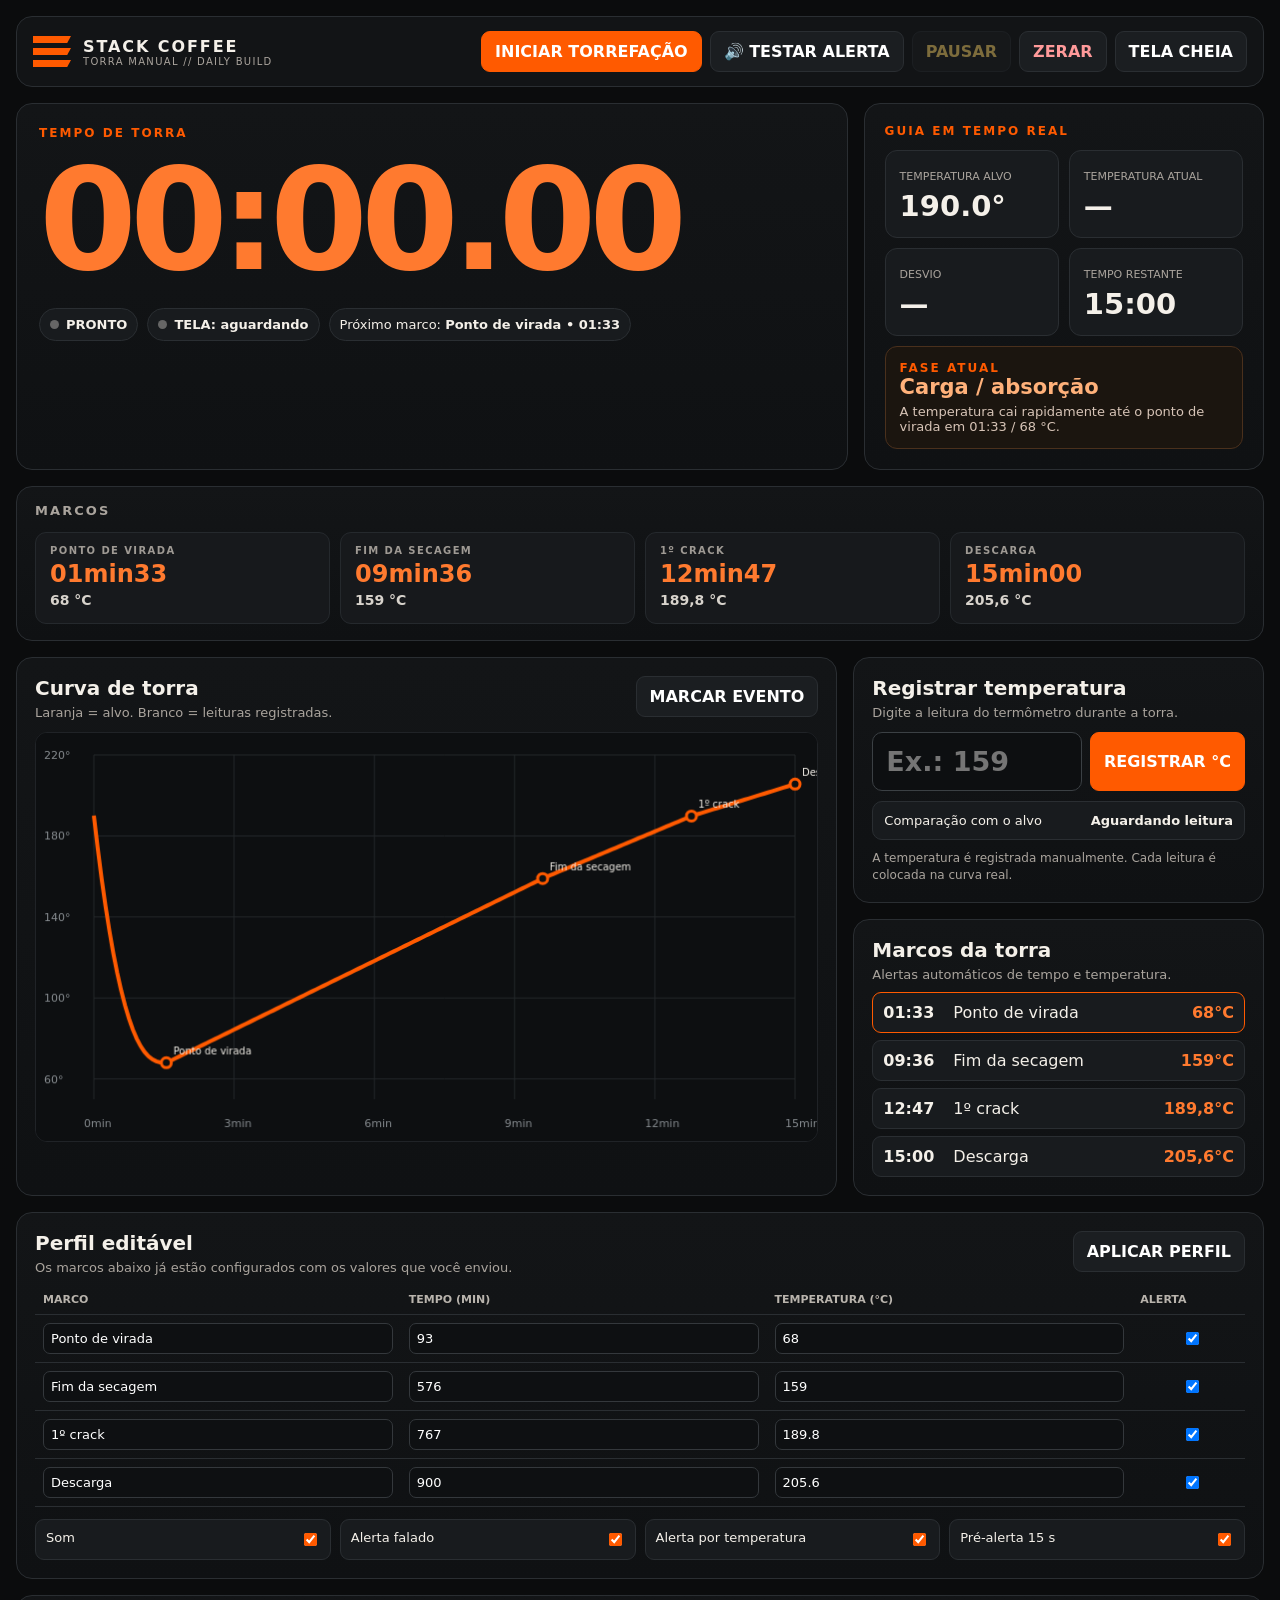
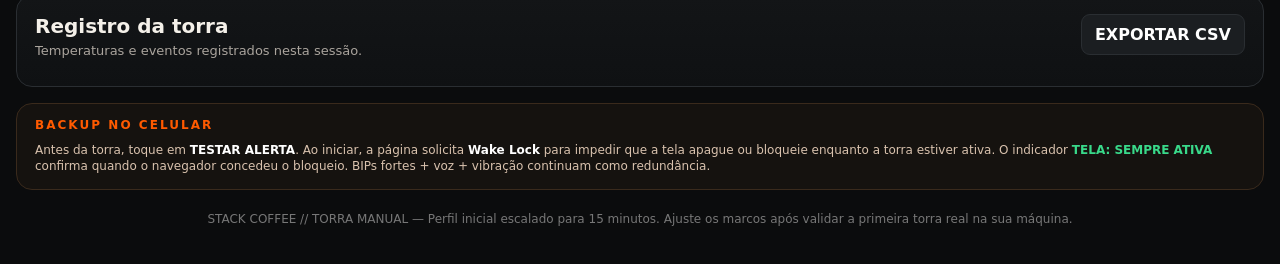
<file: torrefacao/index3.html>
<!doctype html>
<html lang="pt-BR">
<head>
<meta charset="utf-8">
<meta name="viewport" content="width=device-width,initial-scale=1,viewport-fit=cover">
<meta name="theme-color" content="#0c0d0e">
<title>Stack Coffee — Torra Manual</title>
<style>
:root{
  --bg:#0b0c0d; --panel:#121416; --panel2:#181b1e; --line:#2a2e32;
  --text:#f4f0e9; --muted:#aaa49d; --orange:#ff5a00; --orange2:#ff7a2f;
  --green:#39d98a; --yellow:#ffca3a; --red:#ff4d4f; --cream:#f6eee2;
}
*{box-sizing:border-box} body{margin:0;background:var(--bg);color:var(--text);font-family:Inter,system-ui,Arial,sans-serif}
button,input{font:inherit}.app{max-width:1500px;margin:auto;padding:16px}
.topbar{display:flex;gap:16px;justify-content:space-between;align-items:center;padding:14px 16px;background:#121416;border:1px solid var(--line);border-radius:16px;position:sticky;top:8px;z-index:10}
.brand{display:flex;align-items:center;gap:12px}.bars{width:38px;display:grid;gap:5px}.bars i{height:7px;background:var(--orange);clip-path:polygon(0 0,100% 0,90% 100%,0 100%)}
.brand strong{letter-spacing:.12em}.brand small{display:block;color:var(--muted);font-size:10px;letter-spacing:.13em}
.actions{display:flex;gap:8px;flex-wrap:wrap}.btn{border:1px solid var(--line);border-radius:9px;background:#1b1e21;color:#fff;padding:10px 13px;font-weight:800;cursor:pointer}.btn.primary{background:var(--orange);border-color:var(--orange)}.btn.pause{color:#ffd86a}.btn.danger{color:#ff9a9a}.btn:disabled{opacity:.45;cursor:not-allowed}

.grid{display:grid;grid-template-columns:1.35fr .65fr;gap:16px;margin-top:16px}.card{background:linear-gradient(180deg,#131517,#0f1113);border:1px solid var(--line);border-radius:16px}
.timer-card{padding:22px}.kicker{color:var(--orange);font-weight:900;font-size:12px;letter-spacing:.17em;text-transform:uppercase}
.timer{font-variant-numeric:tabular-nums;font-size:clamp(68px,11vw,145px);line-height:.95;color:var(--orange2);font-weight:900;letter-spacing:-.05em;margin:14px 0 20px}
.status{display:flex;gap:9px;flex-wrap:wrap}.pill{padding:8px 10px;border-radius:999px;background:#181b1e;border:1px solid var(--line);font-size:13px}.dot{display:inline-block;width:9px;height:9px;border-radius:50%;background:#666;margin-right:7px}.running{background:var(--green)}.paused{background:var(--yellow)}
.side{padding:20px}.metrics{display:grid;grid-template-columns:1fr 1fr;gap:10px;margin-top:12px}.metric{padding:14px;background:#181b1e;border:1px solid var(--line);border-radius:12px}.metric span{font-size:11px;color:var(--muted);text-transform:uppercase}.metric b{display:block;font-size:29px;margin-top:5px}
.phase{margin-top:10px;padding:14px;border-radius:12px;background:#1b150f;border:1px solid #4a301c}.phase b{font-size:21px;color:#ffb17a}.phase p{font-size:13px;color:#d7c4b7;margin:5px 0 0}

.milestones{margin-top:16px;background:linear-gradient(180deg,#131517,#0f1113);color:var(--text);border:1px solid var(--line);border-radius:16px;padding:16px 18px}
.milestones h2{font-family:inherit;font-size:13px;margin:0 0 14px;color:var(--muted);font-weight:900;letter-spacing:.16em;text-transform:uppercase}
.milestone-grid{display:grid;grid-template-columns:repeat(4,1fr);gap:10px}
.milestone{padding:12px 14px;background:#17191c;border:1px solid #25292d;border-radius:11px;min-height:92px}
.milestone .label{font-size:10px;font-weight:900;letter-spacing:.14em;color:#9f9a94;text-transform:uppercase}
.milestone .time{font-family:inherit;font-size:24px;font-weight:900;color:var(--orange2);line-height:1.05;margin-top:6px;font-variant-numeric:tabular-nums}
.milestone .temp{font-size:14px;margin-top:5px;color:#d8d3cc;font-weight:700}

.main{display:grid;grid-template-columns:2fr 1fr;gap:16px;margin-top:16px}.chart-card,.temp-card,.events-card,.profile-card,.log-card{padding:18px}.head{display:flex;justify-content:space-between;gap:12px;align-items:flex-start}.head h2{margin:0;font-size:20px}.head p{margin:5px 0 0;color:var(--muted);font-size:13px}
canvas{display:block;width:100%;height:410px;background:#0d0f11;border:1px solid #202327;border-radius:12px;margin-top:12px}.right{display:grid;gap:16px}
.temp-entry{display:grid;grid-template-columns:1fr auto;gap:8px;margin-top:12px}.temp-entry input{min-width:0;background:#0d0f11;color:#fff;border:1px solid #3b4044;border-radius:10px;padding:13px;font-size:27px;font-weight:900}
.compare{display:flex;justify-content:space-between;gap:8px;margin-top:10px;padding:11px;border-radius:10px;background:#181b1e;border:1px solid var(--line);font-size:13px}
.good{color:var(--green)}.warn{color:var(--yellow)}.bad{color:var(--red)}.events{display:grid;gap:7px;margin-top:10px}.event{display:grid;grid-template-columns:62px 1fr auto;gap:8px;padding:10px;background:#181b1e;border:1px solid var(--line);border-radius:9px}.event.current{border-color:var(--orange)}.event.done{opacity:.55}.event time,.event .temp{font-weight:800}.event .temp{color:var(--orange2)}
.section{margin-top:16px}.profile-table{width:100%;border-collapse:collapse;margin-top:10px;font-size:13px}.profile-table th,.profile-table td{border-bottom:1px solid var(--line);padding:8px}.profile-table th{text-align:left;color:#b9b4ad;font-size:11px;text-transform:uppercase}.profile-table input{width:100%;background:#0e1012;border:1px solid #34383c;color:#fff;border-radius:7px;padding:7px}
.toggles{display:grid;grid-template-columns:repeat(4,1fr);gap:9px;margin-top:12px}.toggle{display:flex;justify-content:space-between;gap:10px;background:#181b1e;padding:10px;border-radius:9px;border:1px solid var(--line);font-size:13px}.toggle input{accent-color:var(--orange)}
.log{display:grid;gap:6px;max-height:240px;overflow:auto;margin-top:10px}.log-entry{font-size:12px;padding:7px 9px;border-left:3px solid var(--line);background:#151719}.log-entry.alert{border-left-color:var(--orange);color:#fff}
.note{color:var(--muted);font-size:12px;line-height:1.4;margin-top:10px}.footer{text-align:center;color:#777;padding:22px;font-size:12px}
@media(max-width:950px){.grid,.main{grid-template-columns:1fr}.milestone-grid{grid-template-columns:1fr 1fr}.toggles{grid-template-columns:1fr 1fr}}
@media(max-width:560px){.app{padding:9px}.topbar{position:static;align-items:flex-start}.milestone-grid{grid-template-columns:1fr 1fr;gap:8px}.milestone{padding:10px}.milestone .time{font-size:20px}.milestones h2{font-size:12px;margin-bottom:10px}.toggles{grid-template-columns:1fr}}
</style>
</head>
<body>
<div class="app">
  <header class="topbar">
    <div class="brand"><div class="bars"><i></i><i></i><i></i></div><div><strong>STACK COFFEE</strong><small>TORRA MANUAL // DAILY BUILD</small></div></div>
    <div class="actions">
      <button class="btn primary" id="startBtn">INICIAR TORREFAÇÃO</button>
      <button class="btn" id="testAlertBtn">🔊 TESTAR ALERTA</button>
      <button class="btn pause" id="pauseBtn" disabled>PAUSAR</button>
      <button class="btn danger" id="resetBtn">ZERAR</button>
      <button class="btn" id="fullscreenBtn">TELA CHEIA</button>
    </div>
  </header>

  <section class="grid">
    <div class="card timer-card">
      <div class="kicker">TEMPO DE TORRA</div>
      <div class="timer" id="timer">00:00.00</div>
      <div class="status">
        <span class="pill"><span class="dot" id="statusDot"></span><b id="statusText">PRONTO</b></span>
        <span class="pill"><span class="dot" id="wakeDot"></span><b id="wakeStatus">TELA: aguardando</b></span>
        <span class="pill">Próximo marco: <b id="nextAlert">Ponto de virada • 01:33</b></span>
      </div>
    </div>
    <div class="card side">
      <div class="kicker">GUIA EM TEMPO REAL</div>
      <div class="metrics">
        <div class="metric"><span>Temperatura alvo</span><b id="targetTemp">190.0°</b></div>
        <div class="metric"><span>Temperatura atual</span><b id="currentTemp">—</b></div>
        <div class="metric"><span>Desvio</span><b id="deviation">—</b></div>
        <div class="metric"><span>Tempo restante</span><b id="timeRemaining">15:00</b></div>
      </div>
      <div class="phase"><div class="kicker">FASE ATUAL</div><b id="phaseName">Carga / absorção</b><p id="phaseHelp">Inicie o cronômetro no momento da entrada do café.</p></div>
    </div>
  </section>

  <section class="milestones">
    <h2>Marcos</h2>
    <div class="milestone-grid">
      <div class="milestone"><div class="label">Ponto de virada</div><div class="time">01min33</div><div class="temp">68 °C</div></div>
      <div class="milestone"><div class="label">Fim da secagem</div><div class="time">09min36</div><div class="temp">159 °C</div></div>
      <div class="milestone"><div class="label">1º crack</div><div class="time">12min47</div><div class="temp">189,8 °C</div></div>
      <div class="milestone"><div class="label">Descarga</div><div class="time">15min00</div><div class="temp">205,6 °C</div></div>
    </div>
  </section>

  <section class="main">
    <div class="card chart-card">
      <div class="head"><div><h2>Curva de torra</h2><p>Laranja = alvo. Branco = leituras registradas.</p></div><button class="btn" id="markBtn">MARCAR EVENTO</button></div>
      <canvas id="chart"></canvas>
    </div>
    <div class="right">
      <div class="card temp-card">
        <div class="head"><div><h2>Registrar temperatura</h2><p>Digite a leitura do termômetro durante a torra.</p></div></div>
        <div class="temp-entry"><input id="tempInput" type="number" step="0.1" min="0" max="300" placeholder="Ex.: 159"><button class="btn primary" id="tempBtn">REGISTRAR °C</button></div>
        <div class="compare"><span>Comparação com o alvo</span><b id="devText">Aguardando leitura</b></div>
        <div class="note">A temperatura é registrada manualmente. Cada leitura é colocada na curva real.</div>
      </div>
      <div class="card events-card">
        <div class="head"><div><h2>Marcos da torra</h2><p>Alertas automáticos de tempo e temperatura.</p></div></div>
        <div id="events" class="events"></div>
      </div>
    </div>
  </section>

  <section class="section card profile-card">
    <div class="head"><div><h2>Perfil editável</h2><p>Os marcos abaixo já estão configurados com os valores que você enviou.</p></div><button class="btn" id="applyProfileBtn">APLICAR PERFIL</button></div>
    <table class="profile-table"><thead><tr><th>Marco</th><th>Tempo (min)</th><th>Temperatura (°C)</th><th>Alerta</th></tr></thead><tbody id="profileRows"></tbody></table>
    <div class="toggles">
      <label class="toggle">Som <input id="soundToggle" type="checkbox" checked></label>
      <label class="toggle">Alerta falado <input id="speechToggle" type="checkbox" checked></label>
      <label class="toggle">Alerta por temperatura <input id="tempAlertToggle" type="checkbox" checked></label>
      <label class="toggle">Pré-alerta 15 s <input id="preAlertToggle" type="checkbox" checked></label>
    </div>
  </section>

  <section class="section card log-card">
    <div class="head"><div><h2>Registro da torra</h2><p>Temperaturas e eventos registrados nesta sessão.</p></div><button class="btn" id="exportBtn">EXPORTAR CSV</button></div>
    <div id="log" class="log"></div>
  </section>

  <div class="section card" style="padding:14px 18px;border-color:#3a2a1c;background:#15120f">
    <div class="kicker">BACKUP NO CELULAR</div>
    <div class="note" style="color:#d9c2ae">Antes da torra, toque em <b style="color:#fff">TESTAR ALERTA</b>. Ao iniciar, a página solicita <b style="color:#fff">Wake Lock</b> para impedir que a tela apague ou bloqueie enquanto a torra estiver ativa. O indicador <b style="color:#39d98a">TELA: SEMPRE ATIVA</b> confirma quando o navegador concedeu o bloqueio. BIPs fortes + voz + vibração continuam como redundância.</div>
  </div>

  <div class="footer">STACK COFFEE // TORRA MANUAL — Perfil inicial escalado para 15 minutos. Ajuste os marcos após validar a primeira torra real na sua máquina.</div>
</div>

<script>
(()=>{
const base=[
{name:"Carga",sec:0,temp:190,alert:false,help:"Entrada do café no tambor."},
{name:"Ponto de virada",sec:93,temp:68,alert:true,help:"Temperatura mínima antes da retomada da subida."},
{name:"Fim da secagem",sec:576,temp:159,alert:true,help:"Fim da fase de secagem."},
{name:"1º crack",sec:767,temp:189.8,alert:true,help:"Início do primeiro crack."},
{name:"Descarga",sec:900,temp:205.6,alert:true,help:"Momento de descarregar e resfriar."}
];
let profile=structuredClone(base),state="idle",startAt=0,pauseAt=0,paused=0,elapsed=0,raf=null,actual=[],logs=[],fired=new Set(),preFired=new Set(),tempFired=new Set(),marks=[];
const $=q=>document.querySelector(q),E={start:$("#startBtn"),testAlert:$("#testAlertBtn"),pause:$("#pauseBtn"),reset:$("#resetBtn"),full:$("#fullscreenBtn"),timer:$("#timer"),dot:$("#statusDot"),status:$("#statusText"),wakeDot:$("#wakeDot"),wakeStatus:$("#wakeStatus"),next:$("#nextAlert"),target:$("#targetTemp"),current:$("#currentTemp"),dev:$("#deviation"),remaining:$("#timeRemaining"),phase:$("#phaseName"),phaseHelp:$("#phaseHelp"),chart:$("#chart"),input:$("#tempInput"),tempBtn:$("#tempBtn"),devText:$("#devText"),events:$("#events"),rows:$("#profileRows"),apply:$("#applyProfileBtn"),sound:$("#soundToggle"),speech:$("#speechToggle"),tempAlert:$("#tempAlertToggle"),pre:$("#preAlertToggle"),log:$("#log"),export:$("#exportBtn"),mark:$("#markBtn")};

const fmt=ms=>{let cs=Math.floor(ms/10)%100,t=Math.floor(ms/1000),s=t%60,m=Math.floor(t/60);return `${String(m).padStart(2,"0")}:${String(s).padStart(2,"0")}.${String(cs).padStart(2,"0")}`};
const clock=s=>`${String(Math.floor(Math.max(0,s)/60)).padStart(2,"0")}:${String(Math.floor(Math.max(0,s)%60)).padStart(2,"0")}`;
const secNow=()=>elapsed/1000,total=()=>profile.at(-1).sec;
function target(sec){if(sec<=profile[0].sec)return profile[0].temp;if(sec>=total())return profile.at(-1).temp;for(let i=0;i<profile.length-1;i++){let a=profile[i],b=profile[i+1];if(sec>=a.sec&&sec<=b.sec){let p=(sec-a.sec)/(b.sec-a.sec);if(i===0)return b.temp+(a.temp-b.temp)*Math.pow(1-p,2.6);return a.temp+(b.temp-a.temp)*p}}return profile[0].temp}
function phase(sec){if(sec<93)return["Carga / absorção","A temperatura cai rapidamente até o ponto de virada em 01:33 / 68 °C."];if(sec<576)return["Secagem","Conduza energia de forma estável até 09:36 / 159 °C."];if(sec<767)return["Maillard","Acompanhe a evolução até o 1º crack em 12:47 / 189,8 °C."];if(sec<900)return["Desenvolvimento","Controle o desenvolvimento até a descarga em 15:00 / 205,6 °C."];return["Descarga / resfriamento","Descarregue e inicie o resfriamento rapidamente."]}
function log(t,c=""){logs.push({sec:secNow(),t});let d=document.createElement("div");d.className="log-entry "+c;d.textContent=`${clock(secNow())} — ${t}`;E.log.prepend(d)}
let audioCtx=null,masterGain=null,wakeLock=null;
function ensureAudio(){
  try{
    const C=window.AudioContext||window.webkitAudioContext;
    if(!C)return false;
    if(!audioCtx){
      audioCtx=new C();
      masterGain=audioCtx.createGain();
      masterGain.gain.value=0.95;
      masterGain.connect(audioCtx.destination);
    }
    if(audioCtx.state==="suspended")audioCtx.resume();
    // toque silencioso curto para liberar áudio em Safari/iOS após gesto do usuário
    const o=audioCtx.createOscillator(),g=audioCtx.createGain();
    g.gain.value=0.00001;o.connect(g);g.connect(masterGain);o.start();o.stop(audioCtx.currentTime+.02);
    return true;
  }catch(e){return false}
}
function beep(f=1250,n=3,pattern="normal"){
  if(!E.sound.checked)return;
  if(!ensureAudio())return;
  try{
    let t=audioCtx.currentTime+.03;
    const dur=pattern==="urgent"?.28:.20;
    const gap=pattern==="urgent"?.10:.12;
    for(let i=0;i<n;i++){
      // dois osciladores juntos deixam o BIP mais cortante e audível em alto-falante de celular
      [f,f*1.52].forEach((freq,j)=>{
        const o=audioCtx.createOscillator(),g=audioCtx.createGain();
        o.type=j===0?"square":"sine";o.frequency.setValueAtTime(freq,t);
        g.gain.setValueAtTime(.0001,t);
        g.gain.exponentialRampToValueAtTime(j===0?.62:.28,t+.012);
        g.gain.setValueAtTime(j===0?.62:.28,t+dur-.035);
        g.gain.exponentialRampToValueAtTime(.0001,t+dur);
        o.connect(g);g.connect(masterGain);o.start(t);o.stop(t+dur+.02);
      });
      t+=dur+gap;
    }
  }catch(e){}
}
function vibrate(kind="normal"){
  if(!navigator.vibrate)return;
  navigator.vibrate(kind==="urgent"?[350,120,350,120,350,120,500]:[220,100,220]);
}
function speak(t){
  if(!E.speech.checked||!("speechSynthesis"in window))return;
  try{
    speechSynthesis.cancel();
    let u=new SpeechSynthesisUtterance(t);u.lang="pt-BR";u.rate=.92;u.volume=1;u.pitch=1;
    speechSynthesis.speak(u);
  }catch(e){}
}
function setWakeUI(mode,msg){
  if(!E.wakeStatus||!E.wakeDot)return;
  E.wakeStatus.textContent=msg;
  E.wakeDot.className="dot "+(mode==="on"?"running":mode==="warn"?"paused":"");
}
async function keepAwake(){
  if(!("wakeLock" in navigator)){
    setWakeUI("warn","TELA: Wake Lock indisponível");
    return false;
  }
  if(document.visibilityState!=="visible"){
    setWakeUI("warn","TELA: página em segundo plano");
    return false;
  }
  try{
    if(wakeLock && !wakeLock.released){
      setWakeUI("on","TELA: SEMPRE ATIVA");
      return true;
    }
    wakeLock=await navigator.wakeLock.request("screen");
    setWakeUI("on","TELA: SEMPRE ATIVA");
    wakeLock.addEventListener("release",()=>{
      wakeLock=null;
      if(state==="running"||state==="paused") setWakeUI("warn","TELA: bloqueio liberado");
      else setWakeUI("","TELA: aguardando");
    });
    return true;
  }catch(e){
    wakeLock=null;
    setWakeUI("warn","TELA: não foi possível manter ativa");
    log("Wake Lock não autorizado pelo navegador/sistema");
    return false;
  }
}
async function releaseWake(){
  try{
    if(wakeLock && !wakeLock.released) await wakeLock.release();
  }catch(e){}
  wakeLock=null;
  setWakeUI("","TELA: aguardando");
}
function alertP(p,pre=false){
  if(pre){beep(1050,2);vibrate();speak(`${p.name} em quinze segundos.`)}
  else{beep(1350,5,"urgent");vibrate("urgent");speak(`${p.name}. Referência ${String(p.temp).replace(".",",")} graus.`)}
  log(pre?`Pré-alerta: ${p.name} em 15 s`:`MARCO: ${p.name} — ${p.temp} °C`,"alert")
}
function testAlert(){
  ensureAudio();
  keepAwake();
  beep(1350,5,"urgent");vibrate("urgent");speak("Teste de alerta Stack Coffee. Áudio funcionando. Tela configurada para permanecer ativa.");
  log("Teste manual de alerta executado","alert");
}
function sync(){E.start.textContent=state==="paused"?"RETOMAR TORREFAÇÃO":state==="idle"?"INICIAR TORREFAÇÃO":state==="finished"?"TORRA FINALIZADA":"TORRANDO...";E.start.disabled=state==="running"||state==="finished";E.pause.disabled=state!=="running";E.dot.className="dot "+(state==="running"?"running":state==="paused"?"paused":"");E.status.textContent=state==="running"?"TORRANDO":state==="paused"?"PAUSADO":state==="finished"?"FINALIZADO":"PRONTO"}
function start(){ensureAudio();keepAwake();if(state==="paused"){paused+=performance.now()-pauseAt;state="running";log("Torrefação retomada");sync();loop();return}if(state!=="idle")return;state="running";startAt=performance.now();paused=0;elapsed=0;actual=[];logs=[];E.log.innerHTML="";fired.clear();preFired.clear();tempFired.clear();log("Torrefação iniciada","alert");beep(1000,3);vibrate();speak("Torrefação iniciada.");sync();loop()}
function pause(){if(state!=="running")return;state="paused";pauseAt=performance.now();cancelAnimationFrame(raf);log("Torrefação pausada");sync();update()}
function reset(){cancelAnimationFrame(raf);releaseWake();state="idle";elapsed=0;actual=[];marks=[];logs=[];fired.clear();preFired.clear();tempFired.clear();E.log.innerHTML="";E.current.textContent="—";E.dev.textContent="—";E.devText.textContent="Aguardando leitura";sync();update();draw()}
function check(){let s=secNow();profile.forEach((p,i)=>{if(p.alert&&E.pre.checked&&s>=p.sec-15&&s<p.sec&&!preFired.has(i)){preFired.add(i);alertP(p,true)}if(p.alert&&s>=p.sec&&!fired.has(i)){fired.add(i);alertP(p)}});if(s>=total()&&state==="running"){state="finished";cancelAnimationFrame(raf);beep(1500,8,"urgent");vibrate("urgent");speak("Descarga. Finalize a torra e inicie o resfriamento.");log("Descarga atingida","alert");sync();setTimeout(releaseWake,30000)}}
function loop(n=performance.now()){if(state!=="running")return;elapsed=n-startAt-paused;check();update();draw();if(state==="running")raf=requestAnimationFrame(loop)}
function update(){let s=secNow(),tg=target(s),ph=phase(s),next=profile.find(p=>p.sec>s);E.timer.textContent=fmt(elapsed);E.target.textContent=tg.toFixed(1)+"°";E.remaining.textContent=clock(total()-s);E.phase.textContent=ph[0];E.phaseHelp.textContent=ph[1];E.next.textContent=next?`${next.name} • ${clock(next.sec)}`:"—";renderEvents(s)}
function registerTemp(){let v=parseFloat(String(E.input.value).replace(",","."));if(!Number.isFinite(v))return;let s=secNow(),tg=target(s),d=v-tg;actual.push({sec:s,temp:v});E.current.textContent=v.toFixed(1)+"°";E.dev.textContent=(d>=0?"+":"")+d.toFixed(1)+"°";let a=Math.abs(d),cls=a<=5?"good":a<=10?"warn":"bad";E.dev.className=cls;E.devText.textContent=a<=5?"Dentro da faixa":d>0?"Acima do alvo":"Abaixo do alvo";E.devText.className=cls;log(`Temperatura: ${v.toFixed(1)} °C (alvo ${tg.toFixed(1)} °C)`);if(E.tempAlert.checked)profile.forEach((p,i)=>{if(tempFired.has(i))return;let prev=actual.length>1?actual.at(-2).temp:null,cross=prev===null?Math.abs(v-p.temp)<=1.2:(prev<p.temp&&v>=p.temp)||(prev>p.temp&&v<=p.temp);if(cross){tempFired.add(i);beep(1200,4,"urgent");vibrate("urgent");speak(`Referência de ${String(p.temp).replace(".",",")} graus. ${p.name}.`);log(`Referência por temperatura: ${p.name} — ${p.temp} °C`,"alert")}});E.input.select();draw()}
function renderEvents(s=secNow()){E.events.innerHTML="";let ni=profile.findIndex(p=>p.sec>s);profile.slice(1).forEach((p,j)=>{let i=j+1,d=document.createElement("div");d.className="event"+(s>=p.sec?" done":i===ni?" current":"");d.innerHTML=`<time>${clock(p.sec)}</time><div>${p.name}</div><div class="temp">${String(p.temp).replace(".",",")}°C</div>`;E.events.appendChild(d)})}
function renderRows(){E.rows.innerHTML="";profile.slice(1).forEach((p,j)=>{let i=j+1,tr=document.createElement("tr");tr.innerHTML=`<td><input data-i="${i}" data-k="name" value="${p.name}"></td><td><input data-i="${i}" data-k="sec" type="number" step="1" value="${p.sec}"></td><td><input data-i="${i}" data-k="temp" type="number" step="0.1" value="${p.temp}"></td><td><input data-i="${i}" data-k="alert" type="checkbox" ${p.alert?"checked":""}></td>`;E.rows.appendChild(tr)})}
function apply(){E.rows.querySelectorAll("input").forEach(x=>{let i=+x.dataset.i,k=x.dataset.k;if(k==="alert")profile[i][k]=x.checked;else if(k==="name")profile[i][k]=x.value.trim()||profile[i][k];else profile[i][k]=parseFloat(x.value)||0});profile.sort((a,b)=>a.sec-b.sec);fired.clear();preFired.clear();tempFired.clear();renderRows();update();draw();log("Perfil atualizado");beep(620,2)}
function exportCSV(){let r=[["tempo_seg","tempo","temperatura_c","descricao"]];actual.forEach(p=>r.push([p.sec.toFixed(1),clock(p.sec),p.temp.toFixed(1),"leitura"]));logs.forEach(l=>r.push([l.sec.toFixed(1),clock(l.sec),"",l.t]));let csv=r.map(a=>a.map(v=>`"${String(v).replaceAll('"','""')}"`).join(";")).join("\n"),b=new Blob(["\uFEFF"+csv],{type:"text/csv;charset=utf-8"}),a=document.createElement("a");a.href=URL.createObjectURL(b);a.download="stackcoffee-torra.csv";a.click()}
function draw(){let c=E.chart,rect=c.getBoundingClientRect(),dpr=Math.min(devicePixelRatio||1,2),W=Math.max(600,Math.round(rect.width*dpr)),H=Math.max(320,Math.round(rect.height*dpr));c.width=W;c.height=H;let x=c.getContext("2d"),p={l:58*dpr,r:22*dpr,t:22*dpr,b:42*dpr},pw=W-p.l-p.r,ph=H-p.t-p.b,maxS=Math.max(900,total()),minT=50,maxT=220,X=s=>p.l+s/maxS*pw,Y=t=>p.t+(1-(t-minT)/(maxT-minT))*ph;x.fillStyle="#0d0f11";x.fillRect(0,0,W,H);x.strokeStyle="#24282b";x.fillStyle="#868b8f";x.font=`${11*dpr}px system-ui`;[60,100,140,180,220].forEach(t=>{let y=Y(t);x.beginPath();x.moveTo(p.l,y);x.lineTo(W-p.r,y);x.stroke();x.fillText(t+"°",8*dpr,y+4*dpr)});for(let s=0;s<=maxS;s+=180){let xx=X(s);x.beginPath();x.moveTo(xx,p.t);x.lineTo(xx,H-p.b);x.stroke();x.fillText(Math.floor(s/60)+"min",xx-10*dpr,H-14*dpr)}x.strokeStyle="#ff5a00";x.lineWidth=4*dpr;x.beginPath();for(let i=0;i<=180;i++){let s=maxS*i/180,t=target(s),xx=X(s),yy=Y(t);i?x.lineTo(xx,yy):x.moveTo(xx,yy)}x.stroke();profile.slice(1).forEach(m=>{x.fillStyle="#0d0f11";x.strokeStyle="#ff5a00";x.lineWidth=3*dpr;x.beginPath();x.arc(X(m.sec),Y(m.temp),5*dpr,0,Math.PI*2);x.fill();x.stroke();x.fillStyle="#f4f0e9";x.font=`${10*dpr}px system-ui`;x.fillText(m.name,X(m.sec)+7*dpr,Y(m.temp)-8*dpr)});if(actual.length){x.strokeStyle="#f4f0e9";x.lineWidth=3*dpr;x.beginPath();actual.forEach((q,i)=>i?x.lineTo(X(q.sec),Y(q.temp)):x.moveTo(X(q.sec),Y(q.temp)));x.stroke();actual.forEach(q=>{let d=Math.abs(q.temp-target(q.sec));x.fillStyle=d<=5?"#39d98a":d<=10?"#ffca3a":"#ff4d4f";x.beginPath();x.arc(X(q.sec),Y(q.temp),4*dpr,0,Math.PI*2);x.fill()})}}
E.start.onclick=start;E.testAlert.onclick=testAlert;E.pause.onclick=pause;E.reset.onclick=reset;E.tempBtn.onclick=registerTemp;E.input.addEventListener("keydown",e=>{if(e.key==="Enter")registerTemp()});E.apply.onclick=apply;E.export.onclick=exportCSV;E.mark.onclick=()=>{let n=prompt("Nome do evento:");if(n){marks.push({sec:secNow(),n});log("Evento manual: "+n,"alert")}};E.full.onclick=()=>document.fullscreenElement?document.exitFullscreen():document.documentElement.requestFullscreen?.();addEventListener("resize",draw);document.addEventListener("visibilitychange",()=>{
  if(document.visibilityState==="visible"&&(state==="running"||state==="paused")){
    ensureAudio(); keepAwake();
  }
});
window.addEventListener("focus",()=>{if(state==="running"||state==="paused")keepAwake()});
window.addEventListener("pageshow",()=>{if(state==="running"||state==="paused")keepAwake()});
setInterval(()=>{if((state==="running"||state==="paused")&&document.visibilityState==="visible")keepAwake()},30000);
renderRows();sync();setWakeUI("","TELA: aguardando");update();draw();
})();
</script>
</body>
</html>
</file>
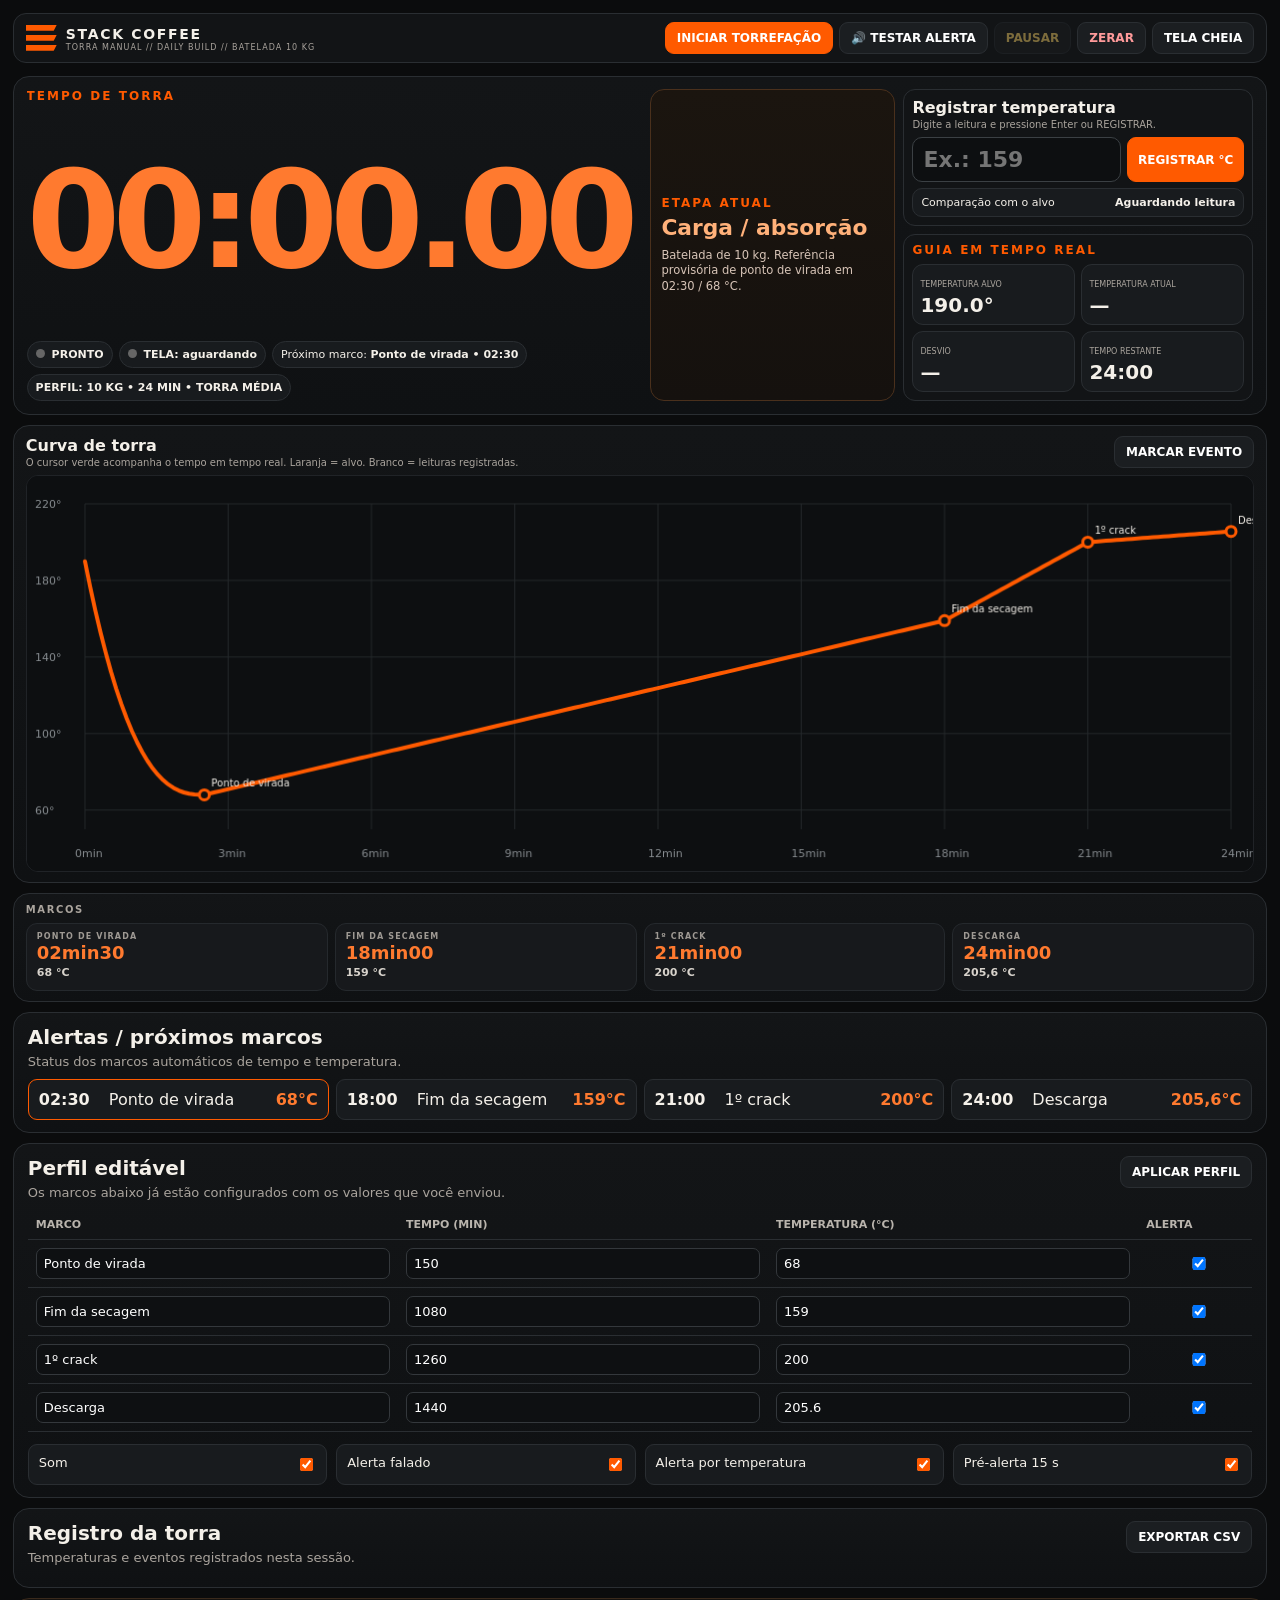
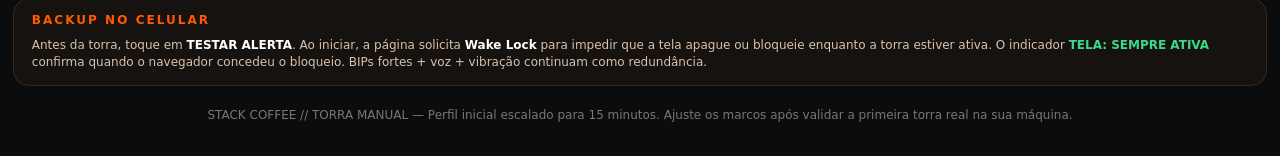
<file: torrefacao/index4.html>
<!doctype html>
<html lang="pt-BR">
<head>
<meta charset="utf-8">
<meta name="viewport" content="width=device-width,initial-scale=1,viewport-fit=cover">
<meta name="theme-color" content="#0c0d0e">
<title>Stack Coffee — Torra Manual</title>
<style>
:root{
  --bg:#0b0c0d; --panel:#121416; --panel2:#181b1e; --line:#2a2e32;
  --text:#f4f0e9; --muted:#aaa49d; --orange:#ff5a00; --orange2:#ff7a2f;
  --green:#39d98a; --yellow:#ffca3a; --red:#ff4d4f; --cream:#f6eee2;
}
*{box-sizing:border-box} body{margin:0;background:var(--bg);color:var(--text);font-family:Inter,system-ui,Arial,sans-serif}
button,input{font:inherit}.app{max-width:1500px;margin:auto;padding:16px}
.topbar{display:flex;gap:16px;justify-content:space-between;align-items:center;padding:14px 16px;background:#121416;border:1px solid var(--line);border-radius:16px;position:sticky;top:8px;z-index:10}
.brand{display:flex;align-items:center;gap:12px}.bars{width:38px;display:grid;gap:5px}.bars i{height:7px;background:var(--orange);clip-path:polygon(0 0,100% 0,90% 100%,0 100%)}
.brand strong{letter-spacing:.12em}.brand small{display:block;color:var(--muted);font-size:10px;letter-spacing:.13em}
.actions{display:flex;gap:8px;flex-wrap:wrap}.btn{border:1px solid var(--line);border-radius:9px;background:#1b1e21;color:#fff;padding:10px 13px;font-weight:800;cursor:pointer}.btn.primary{background:var(--orange);border-color:var(--orange)}.btn.pause{color:#ffd86a}.btn.danger{color:#ff9a9a}.btn:disabled{opacity:.45;cursor:not-allowed}

.grid{display:grid;grid-template-columns:minmax(0,1.8fr) minmax(350px,.8fr);gap:16px;margin-top:16px}.card{background:linear-gradient(180deg,#131517,#0f1113);border:1px solid var(--line);border-radius:16px}
.control-stack{display:grid;grid-template-rows:auto 1fr;gap:16px;min-width:0}
.timer-card{padding:16px;min-height:340px}
.timer-layout{
  display:grid;
  grid-template-columns:minmax(0,1fr) minmax(250px,320px);
  gap:14px;
  height:100%;
  align-items:stretch
}
.timer-main{
  min-width:0;
  display:flex;
  flex-direction:column;
  overflow:hidden
}
.timer-phase{
  min-width:0;
  display:flex;
  align-items:stretch
}
.timer-phase .phase{
  margin:0;
  width:100%;
  display:flex;
  flex-direction:column;
  justify-content:center;
  padding:16px;
  border-radius:14px;
  background:linear-gradient(180deg,#1b150f,#15110e);
  border:1px solid #4a301c
}
.timer-phase .phase b{font-size:clamp(20px,2vw,28px);line-height:1.08;margin-top:6px;color:#ffb17a}
.timer-phase .phase p{font-size:clamp(11px,1vw,14px);line-height:1.4;margin-top:9px;color:#d7c4b7}
.kicker{color:var(--orange);font-weight:900;font-size:12px;letter-spacing:.17em;text-transform:uppercase}
.timer{
  font-variant-numeric:tabular-nums;
  font-size:96px;
  line-height:.82;
  color:var(--orange2);
  font-weight:900;
  letter-spacing:-.055em;
  margin:0;
  flex:1;
  display:flex;
  align-items:center;
  white-space:nowrap;
  max-width:100%;
  overflow:visible
}
.status{display:flex;gap:9px;flex-wrap:wrap}.pill{padding:8px 10px;border-radius:999px;background:#181b1e;border:1px solid var(--line);font-size:13px}.dot{display:inline-block;width:9px;height:9px;border-radius:50%;background:#666;margin-right:7px}.running{background:var(--green)}.paused{background:var(--yellow)}
.side{padding:14px}.metrics{display:grid;grid-template-columns:1fr 1fr;gap:8px;margin-top:8px}.metric{padding:10px;background:#181b1e;border:1px solid var(--line);border-radius:11px}.metric span{font-size:9px;color:var(--muted);text-transform:uppercase}.metric b{display:block;font-size:24px;margin-top:3px}
.phase{margin-top:10px;padding:14px;border-radius:12px;background:#1b150f;border:1px solid #4a301c}.phase b{font-size:21px;color:#ffb17a}.phase p{font-size:13px;color:#d7c4b7;margin:5px 0 0}

.milestones{margin-top:16px;background:linear-gradient(180deg,#131517,#0f1113);color:var(--text);border:1px solid var(--line);border-radius:16px;padding:16px 18px}
.milestones h2{font-family:inherit;font-size:13px;margin:0 0 14px;color:var(--muted);font-weight:900;letter-spacing:.16em;text-transform:uppercase}
.milestone-grid{display:grid;grid-template-columns:repeat(4,1fr);gap:10px}
.milestone{padding:12px 14px;background:#17191c;border:1px solid #25292d;border-radius:11px;min-height:92px}
.milestone .label{font-size:10px;font-weight:900;letter-spacing:.14em;color:#9f9a94;text-transform:uppercase}
.milestone .time{font-family:inherit;font-size:24px;font-weight:900;color:var(--orange2);line-height:1.05;margin-top:6px;font-variant-numeric:tabular-nums}
.milestone .temp{font-size:14px;margin-top:5px;color:#d8d3cc;font-weight:700}

.chart-card,.temp-card,.events-card,.profile-card,.log-card{padding:18px}.head{display:flex;justify-content:space-between;gap:12px;align-items:flex-start}.head h2{margin:0;font-size:20px}.head p{margin:5px 0 0;color:var(--muted);font-size:13px}
.chart-wide{margin-top:10px}.chart-wide canvas{display:block;width:100%;height:500px;background:#0d0f11;border:1px solid #202327;border-radius:12px;margin-top:12px}
.events-card{margin-top:16px}.events-card .events{grid-template-columns:repeat(4,1fr)}
.temp-card{padding:16px}.temp-card .head h2{font-size:18px}.temp-card .head p{font-size:12px}.temp-entry{margin-top:10px}
.temp-entry{display:grid;grid-template-columns:1fr auto;gap:8px;margin-top:12px}.temp-entry input{min-width:0;background:#0d0f11;color:#fff;border:1px solid #3b4044;border-radius:10px;padding:13px;font-size:27px;font-weight:900}
.compare{display:flex;justify-content:space-between;gap:8px;margin-top:10px;padding:11px;border-radius:10px;background:#181b1e;border:1px solid var(--line);font-size:13px}
.good{color:var(--green)}.warn{color:var(--yellow)}.bad{color:var(--red)}.events{display:grid;gap:7px;margin-top:10px}.event{display:grid;grid-template-columns:62px 1fr auto;gap:8px;padding:10px;background:#181b1e;border:1px solid var(--line);border-radius:9px}.event.current{border-color:var(--orange)}.event.done{opacity:.55}.event time,.event .temp{font-weight:800}.event .temp{color:var(--orange2)}
.section{margin-top:16px}.profile-table{width:100%;border-collapse:collapse;margin-top:10px;font-size:13px}.profile-table th,.profile-table td{border-bottom:1px solid var(--line);padding:8px}.profile-table th{text-align:left;color:#b9b4ad;font-size:11px;text-transform:uppercase}.profile-table input{width:100%;background:#0e1012;border:1px solid #34383c;color:#fff;border-radius:7px;padding:7px}
.toggles{display:grid;grid-template-columns:repeat(4,1fr);gap:9px;margin-top:12px}.toggle{display:flex;justify-content:space-between;gap:10px;background:#181b1e;padding:10px;border-radius:9px;border:1px solid var(--line);font-size:13px}.toggle input{accent-color:var(--orange)}
.log{display:grid;gap:6px;max-height:240px;overflow:auto;margin-top:10px}.log-entry{font-size:12px;padding:7px 9px;border-left:3px solid var(--line);background:#151719}.log-entry.alert{border-left-color:var(--orange);color:#fff}
.note{color:var(--muted);font-size:12px;line-height:1.4;margin-top:10px}.footer{text-align:center;color:#777;padding:22px;font-size:12px}

/* MODO OPERACIONAL COMPACTO — notebook / telas baixas */
@media (min-width:951px) and (max-height:900px){
  .app{max-width:1600px;padding:8px 12px}
  .topbar{padding:8px 12px;border-radius:13px;top:4px}
  .brand{gap:9px}.bars{width:31px;gap:4px}.bars i{height:6px}
  .brand strong{font-size:14px}.brand small{font-size:8px}
  .actions{gap:6px}.btn{padding:8px 11px;font-size:12px}

  .grid{grid-template-columns:minmax(0,1.9fr) minmax(330px,.72fr);gap:10px;margin-top:10px}
  .control-stack{gap:10px}
  .timer-card{padding:12px 14px;min-height:255px;max-height:265px}
  .timer-layout{grid-template-columns:minmax(0,1.62fr) minmax(260px,.68fr);gap:10px}
  .timer-card .kicker{font-size:9px}
  .timer{font-size:clamp(78px,8.8vw,142px);line-height:.82;align-items:center}
  .timer-phase .phase{padding:12px}
  .timer-phase .phase .kicker{font-size:8px}
  .timer-phase .phase b{font-size:21px}
  .timer-phase .phase p{font-size:10px;line-height:1.3;margin-top:6px}
  .status{gap:6px}.pill{padding:6px 8px;font-size:11px}

  .temp-card{padding:12px}.temp-card .head h2{font-size:15px}.temp-card .head p{font-size:10px;margin-top:2px}
  .temp-entry{margin-top:7px;gap:6px}.temp-entry input{padding:9px 10px;font-size:22px}.temp-entry .btn{padding:8px 10px}
  .compare{margin-top:6px;padding:7px 8px;font-size:11px}
  .side{padding:10px}.side .kicker{font-size:9px}
  .metrics{gap:6px;margin-top:6px}.metric{padding:7px}.metric span{font-size:8px}.metric b{font-size:20px;margin-top:2px}

  .chart-wide{margin-top:7px;padding:10px 12px}
  .chart-wide .head h2{font-size:16px}.chart-wide .head p{font-size:10px;margin-top:2px}
  .chart-wide canvas{height:310px;margin-top:7px}

  .milestones{margin-top:10px;padding:10px 12px}.milestones h2{margin-bottom:8px;font-size:10px}
  .milestone-grid{gap:7px}.milestone{padding:8px 10px;min-height:68px}.milestone .label{font-size:8px}.milestone .time{font-size:18px;margin-top:3px}.milestone .temp{font-size:11px;margin-top:3px}

  .events-card,.profile-card,.log-card{padding:12px 14px}.section,.events-card{margin-top:10px}
}

/* Tela ainda mais baixa, comum em notebooks 1366x768 */
@media (min-width:951px) and (max-height:780px){
  .timer-card{min-height:225px;max-height:235px}
  .timer-layout{grid-template-columns:minmax(0,1.7fr) minmax(240px,.62fr)}
  .timer-phase .phase b{font-size:18px}
  .timer-phase .phase p{font-size:9px}
  .chart-wide canvas{height:285px}
  .topbar{position:static}
}

@media(max-width:950px){.grid,.main{grid-template-columns:1fr}.timer-layout{grid-template-columns:1fr}.timer-phase .phase{min-height:120px}.milestone-grid{grid-template-columns:1fr 1fr}.toggles{grid-template-columns:1fr 1fr}}
@media(max-width:560px){.app{padding:9px}.topbar{position:static;align-items:flex-start}.milestone-grid{grid-template-columns:1fr 1fr;gap:8px}.milestone{padding:10px}.milestone .time{font-size:20px}.milestones h2{font-size:12px;margin-bottom:10px}.toggles{grid-template-columns:1fr}}

/* ===== V10: proteção contra sobreposição ===== */
@media (max-width: 1280px){
  .timer-layout{
    grid-template-columns:minmax(0,1fr) minmax(220px,280px);
    gap:10px
  }
  .timer-phase .phase{
    padding:12px
  }
}

@media (max-width: 1100px){
  .timer-layout{
    grid-template-columns:minmax(0,1fr) 240px
  }
  .status{
    gap:6px
  }
  .pill{
    font-size:11px;
    padding:7px 9px
  }
}

@media (max-width: 900px){
  .timer-card{
    min-height:auto
  }
  .timer-layout{
    grid-template-columns:1fr;
    height:auto
  }
  .timer-main{
    min-height:250px
  }
  .timer{
    font-size:clamp(72px,17vw,128px);
    min-height:150px
  }
  .timer-phase .phase{
    min-height:120px
  }
}

@media (max-width: 620px){
  .timer-main{
    min-height:220px
  }
  .timer{
    font-size:clamp(56px,16vw,92px);
    letter-spacing:-.045em
  }
  .status{
    flex-direction:column;
    align-items:flex-start
  }
  .pill{
    width:100%;
    justify-content:flex-start
  }
}

/* em notebooks baixos, preservar gráfico visível sem esmagar o relógio */
@media (min-width:901px) and (max-height:820px){
  .timer-card{min-height:250px;max-height:270px;padding:12px 14px}
  .timer-layout{grid-template-columns:minmax(0,1fr) minmax(220px,270px);gap:10px}
  .timer-phase .phase{padding:10px}
  .timer-phase .phase b{font-size:18px}
  .timer-phase .phase p{font-size:10px;line-height:1.3}
  .chart-wide{margin-top:7px}
  .chart-wide canvas{height:300px}
}


/* ===== V11: cronômetro dimensionado pela largura REAL da coluna ===== */
.timer-main{min-width:0;overflow:hidden}
.timer{width:100%;min-width:0;transform-origin:left center}
.timer-phase{position:relative;z-index:2}
.timer-phase .phase{height:100%}

@media (min-width:901px){
  .timer-layout{
    grid-template-columns:minmax(0,1fr) clamp(240px,21vw,310px);
  }
}
@media (max-width:900px){
  .timer-layout{grid-template-columns:1fr}
  .timer-phase{order:2}
  .timer-main{order:1}
}


/* =========================================================
   V12 — LAYOUT FLUIDO / SEM BURACOS / RESPONSIVO A ZOOM
   Estas regras ficam por último para neutralizar limites
   antigos de altura e manter as colunas perfeitamente alinhadas.
   ========================================================= */

.app{
  width:min(100%, 1680px);
  max-width:1680px;
  padding:clamp(8px,1vw,16px);
}

.topbar{
  width:100%;
  min-width:0;
}

.grid{
  display:grid;
  grid-template-columns:minmax(0, 1fr) minmax(360px, 28%);
  gap:clamp(8px,1vw,14px);
  margin-top:clamp(8px,1vw,14px);
  align-items:stretch;
}

.grid > *{
  min-width:0;
}

/* O card do relógio sempre acompanha a altura real da coluna direita */
.timer-card{
  min-height:0 !important;
  max-height:none !important;
  height:100% !important;
  padding:clamp(12px,1.1vw,18px);
  overflow:hidden;
}

.timer-layout{
  height:100% !important;
  min-height:0;
  grid-template-columns:minmax(0, 1fr) clamp(230px, 20vw, 320px) !important;
  gap:clamp(8px,.9vw,14px) !important;
}

.timer-main{
  min-width:0;
  min-height:0;
  height:100%;
  display:flex;
  flex-direction:column;
  justify-content:space-between;
  overflow:hidden;
}

.timer{
  min-width:0;
  width:100%;
  min-height:0;
  max-width:100%;
  flex:1 1 auto;
  overflow:visible;
}

.status{
  flex:0 0 auto;
  gap:clamp(5px,.5vw,9px);
}

.pill{
  white-space:nowrap;
  max-width:100%;
}

.timer-phase{
  min-width:0;
  height:100%;
  align-self:stretch;
}

.timer-phase .phase{
  height:100% !important;
  min-height:0 !important;
  padding:clamp(12px,1vw,18px);
}

/* A coluna de controles passa a ser uma unidade com a mesma altura do timer */
.control-stack{
  display:grid;
  grid-template-rows:auto minmax(0,1fr);
  gap:clamp(8px,1vw,14px);
  height:100%;
  min-height:0;
}

.control-stack > .card{
  min-width:0;
}

.control-stack .side{
  height:100%;
  min-height:0;
  display:flex;
  flex-direction:column;
}

.control-stack .side .metrics{
  flex:1;
}

/* Gráfico cola no bloco superior sem folga artificial */
.chart-wide{
  margin-top:clamp(8px,1vw,12px) !important;
  width:100%;
}

.chart-wide canvas{
  width:100%;
  height:clamp(300px, 34vw, 500px);
}

/* Desktop / notebook */
@media (min-width: 1101px){
  .grid{
    grid-template-columns:minmax(0, 1fr) minmax(350px, 27%);
  }
}

/* Zoom maior ou notebook mais estreito: coluna direita encolhe antes de quebrar */
@media (max-width: 1100px){
  .grid{
    grid-template-columns:minmax(0, 1fr) minmax(310px, 34%);
  }
  .timer-layout{
    grid-template-columns:minmax(0,1fr) minmax(210px,260px) !important;
  }
  .pill{
    font-size:10px;
    padding:6px 8px;
  }
}

/* Tablet / zoom elevado: empilha os dois grandes blocos sem sobreposição */
@media (max-width: 820px){
  .topbar{
    position:static;
    flex-wrap:wrap;
  }
  .actions{
    width:100%;
    justify-content:flex-start;
  }
  .grid{
    grid-template-columns:1fr;
  }
  .timer-card{
    height:auto !important;
  }
  .timer-layout{
    grid-template-columns:1fr !important;
    height:auto !important;
  }
  .timer-main{
    min-height:230px;
  }
  .timer-phase{
    height:auto;
  }
  .timer-phase .phase{
    min-height:110px !important;
  }
  .control-stack{
    height:auto;
    grid-template-rows:auto auto;
  }
  .chart-wide canvas{
    height:clamp(280px,55vw,420px);
  }
}

/* Celular */
@media (max-width: 560px){
  .app{
    padding:6px;
  }
  .topbar{
    border-radius:12px;
    padding:10px;
  }
  .brand strong{
    font-size:14px;
  }
  .actions{
    display:grid;
    grid-template-columns:1fr 1fr;
  }
  .actions .btn{
    width:100%;
    min-height:44px;
  }
  .timer-main{
    min-height:205px;
  }
  .timer{
    min-height:120px;
  }
  .status{
    display:grid;
    grid-template-columns:1fr;
    width:100%;
  }
  .pill{
    width:100%;
    white-space:normal;
  }
  .temp-entry{
    grid-template-columns:1fr;
  }
  .temp-entry .btn{
    min-height:48px;
  }
  .metrics{
    grid-template-columns:1fr 1fr;
  }
  .chart-wide{
    padding:10px;
  }
  .chart-wide .head{
    flex-direction:column;
  }
  .chart-wide .head .btn{
    width:100%;
  }
  .chart-wide canvas{
    height:310px;
  }
}

/* Telas baixas: compacta conteúdo, mas NUNCA cria max-height no timer */
@media (min-width:821px) and (max-height:820px){
  .topbar{
    position:static;
    padding:8px 12px;
  }
  .grid{
    margin-top:8px;
    gap:8px;
  }
  .timer-card{
    min-height:0 !important;
    max-height:none !important;
    height:100% !important;
    padding:10px 12px;
  }
  .timer-phase .phase{
    padding:10px;
  }
  .temp-card,
  .side{
    padding:9px 10px;
  }
  .chart-wide{
    margin-top:8px !important;
    padding:10px 12px;
  }
  .chart-wide canvas{
    height:clamp(270px,34vh,340px);
  }
}


/* =========================================================
   V13 — PAINEL OPERACIONAL UNIFICADO
   Um único card no topo elimina diferenças de altura entre colunas.
   ========================================================= */

.grid,.control-stack,.timer-card,.timer-layout,.timer-main,.timer-phase{all:unset}

.operation-panel{
  margin-top:clamp(8px,1vw,14px);
  padding:clamp(10px,1vw,16px);
  display:grid;
  grid-template-columns:minmax(0,1fr) minmax(220px,280px) minmax(330px,390px);
  grid-template-areas:"timer phase controls";
  gap:clamp(8px,1vw,14px);
  align-items:stretch;
  min-width:0;
  overflow:hidden;
}

.op-timer{
  grid-area:timer;
  min-width:0;
  display:flex;
  flex-direction:column;
  justify-content:space-between;
  overflow:hidden;
}

.op-phase{
  grid-area:phase;
  min-width:0;
  display:flex;
}

.op-phase .phase{
  width:100%;
  margin:0;
  min-height:0;
  display:flex;
  flex-direction:column;
  justify-content:center;
  padding:clamp(12px,1vw,18px);
  border-radius:14px;
  background:linear-gradient(180deg,#1b150f,#15110e);
  border:1px solid #4a301c;
}

.op-phase .phase b{
  font-size:clamp(18px,1.7vw,27px);
  line-height:1.08;
  margin-top:6px;
  color:#ffb17a;
}

.op-phase .phase p{
  margin:8px 0 0;
  color:#d7c4b7;
  font-size:clamp(10px,.9vw,13px);
  line-height:1.35;
}

.op-controls{
  grid-area:controls;
  min-width:0;
  display:grid;
  grid-template-rows:auto 1fr;
  gap:8px;
}

.temp-block,.guide-block{
  min-width:0;
  border:1px solid var(--line);
  background:#121416;
  border-radius:12px;
  padding:10px;
}

.temp-block .head h2{
  font-size:16px;
  margin:0;
}

.temp-block .head p{
  font-size:10px;
  margin:2px 0 0;
}

.guide-block{
  display:flex;
  flex-direction:column;
}

.guide-block .metrics{
  flex:1;
  margin-top:7px;
}

.timer{
  font-variant-numeric:tabular-nums;
  font-size:92px;
  line-height:.82;
  color:var(--orange2);
  font-weight:900;
  letter-spacing:-.055em;
  margin:0;
  flex:1;
  display:flex;
  align-items:center;
  white-space:nowrap;
  min-width:0;
  max-width:100%;
  overflow:visible;
}

.operation-panel .status{
  margin-top:6px;
  gap:6px;
  flex-wrap:wrap;
}

.operation-panel .pill{
  font-size:11px;
  padding:6px 8px;
  white-space:nowrap;
}

.chart-wide{
  margin-top:clamp(7px,.8vw,10px)!important;
}

.chart-wide canvas{
  height:clamp(290px,31vw,470px);
}

/* Notebook típico / zoom moderado */
@media (max-width:1350px){
  .operation-panel{
    grid-template-columns:minmax(0,1fr) minmax(205px,245px) minmax(300px,350px);
    gap:8px;
  }
  .op-phase .phase{padding:10px}
  .temp-block,.guide-block{padding:8px}
  .metric{padding:7px}
  .metric b{font-size:20px}
}

/* Tablet e zoom alto: etapa vai abaixo do relógio, controles continuam ao lado */
@media (max-width:1050px){
  .operation-panel{
    grid-template-columns:minmax(0,1fr) minmax(300px,38%);
    grid-template-areas:
      "timer controls"
      "phase controls";
  }
  .op-phase .phase{
    min-height:95px;
  }
  .chart-wide canvas{height:360px}
}

/* Celular / tela estreita: tudo empilha sem sobreposição */
@media (max-width:760px){
  .operation-panel{
    grid-template-columns:1fr;
    grid-template-areas:
      "timer"
      "phase"
      "controls";
  }
  .op-timer{min-height:210px}
  .op-phase .phase{min-height:105px}
  .op-controls{grid-template-rows:auto auto}
  .timer{min-height:120px}
  .status{display:grid!important;grid-template-columns:1fr}
  .pill{white-space:normal!important;width:100%}
  .temp-entry{grid-template-columns:1fr}
  .temp-entry .btn{min-height:46px}
  .chart-wide canvas{height:310px}
}

/* Telas baixas: compactar somente internamente, sem criar altura artificial */
@media (min-width:761px) and (max-height:820px){
  .operation-panel{
    padding:8px 10px;
    gap:8px;
  }
  .op-phase .phase{padding:9px}
  .op-phase .phase b{font-size:17px}
  .op-phase .phase p{font-size:9px}
  .temp-block,.guide-block{padding:7px 8px}
  .temp-entry{margin-top:6px}
  .metric{padding:6px}
  .metric b{font-size:19px}
  .chart-wide{margin-top:7px!important;padding:9px 11px}
  .chart-wide canvas{height:300px}
}


/* =========================================================
   V14 — TIMER GRANDE E RESPONSIVO
   O relógio usa o maior tamanho possível sem invadir a etapa.
   ========================================================= */

.operation-panel{
  grid-template-columns:minmax(0,1.55fr) minmax(220px,280px) minmax(330px,390px);
  align-items:stretch;
}

.op-timer{
  min-height:0;
  overflow:hidden;
}

.op-timer .kicker{
  flex:0 0 auto;
}

.timer{
  flex:1 1 auto;
  display:flex;
  align-items:center;
  justify-content:flex-start;
  width:100%;
  max-width:100%;
  min-width:0;
  min-height:0;
  overflow:visible;
  white-space:nowrap;
  line-height:.78;
  letter-spacing:-.06em;
}

.operation-panel .status{
  flex:0 0 auto;
  margin-top:4px;
}

@media (max-width:1350px){
  .operation-panel{
    grid-template-columns:minmax(0,1.45fr) minmax(205px,245px) minmax(300px,350px);
  }
}

@media (max-width:1050px){
  .operation-panel{
    grid-template-columns:minmax(0,1fr) minmax(290px,36%);
    grid-template-areas:
      "timer controls"
      "phase controls";
  }
}

@media (max-width:760px){
  .operation-panel{
    grid-template-columns:1fr;
    grid-template-areas:
      "timer"
      "phase"
      "controls";
  }
  .op-timer{
    min-height:230px;
  }
}


/* V15 — timer medido pelo texto real */
@media (min-width: 1200px){
  .op-timer{min-height:300px}
}
@media (min-width: 901px) and (max-width:1199px){
  .op-timer{min-height:270px}
}


/* V16 — cronômetro estável: tamanho não muda durante a contagem */
.timer{
  font-variant-numeric: tabular-nums;
  font-feature-settings: "tnum" 1;
  transform:none !important;
  transition:none !important;
  animation:none !important;
  will-change:auto;
}

</style>
</head>
<body>
<div class="app">
  <header class="topbar">
    <div class="brand"><div class="bars"><i></i><i></i><i></i></div><div><strong>STACK COFFEE</strong><small>TORRA MANUAL // DAILY BUILD // BATELADA 10 KG</small></div></div>
    <div class="actions">
      <button class="btn primary" id="startBtn">INICIAR TORREFAÇÃO</button>
      <button class="btn" id="testAlertBtn">🔊 TESTAR ALERTA</button>
      <button class="btn pause" id="pauseBtn" disabled>PAUSAR</button>
      <button class="btn danger" id="resetBtn">ZERAR</button>
      <button class="btn" id="fullscreenBtn">TELA CHEIA</button>
    </div>
  </header>

  <section class="card operation-panel">
    <div class="op-timer">
      <div class="kicker">TEMPO DE TORRA</div>
      <div class="timer" id="timer">00:00.00</div>
      <div class="status">
        <span class="pill"><span class="dot" id="statusDot"></span><b id="statusText">PRONTO</b></span>
        <span class="pill"><span class="dot" id="wakeDot"></span><b id="wakeStatus">TELA: aguardando</b></span>
        <span class="pill">Próximo marco: <b id="nextAlert">Ponto de virada • 02:30</b></span>
        <span class="pill"><b>PERFIL: 10 KG • 24 MIN • TORRA MÉDIA</b></span>
      </div>
    </div>

    <div class="op-phase">
      <div class="phase">
        <div class="kicker">ETAPA ATUAL</div>
        <b id="phaseName">Carga / absorção</b>
        <p id="phaseHelp">Inicie o cronômetro no momento da entrada do café.</p>
      </div>
    </div>

    <div class="op-controls">
      <div class="temp-block">
        <div class="head"><div><h2>Registrar temperatura</h2><p>Digite a leitura e pressione Enter ou REGISTRAR.</p></div></div>
        <div class="temp-entry">
          <input id="tempInput" type="number" step="0.1" min="0" max="300" placeholder="Ex.: 159">
          <button class="btn primary" id="tempBtn">REGISTRAR °C</button>
        </div>
        <div class="compare"><span>Comparação com o alvo</span><b id="devText">Aguardando leitura</b></div>
      </div>

      <div class="guide-block">
        <div class="kicker">GUIA EM TEMPO REAL</div>
        <div class="metrics">
          <div class="metric"><span>Temperatura alvo</span><b id="targetTemp">190.0°</b></div>
          <div class="metric"><span>Temperatura atual</span><b id="currentTemp">—</b></div>
          <div class="metric"><span>Desvio</span><b id="deviation">—</b></div>
          <div class="metric"><span>Tempo restante</span><b id="timeRemaining">24:00</b></div>
        </div>
      </div>
    </div>
  </section>

  <section class="card chart-card chart-wide">
    <div class="head"><div><h2>Curva de torra</h2><p>O cursor verde acompanha o tempo em tempo real. Laranja = alvo. Branco = leituras registradas.</p></div><button class="btn" id="markBtn">MARCAR EVENTO</button></div>
    <canvas id="chart"></canvas>
  </section>

  <section class="milestones">
    <h2>Marcos</h2>
    <div class="milestone-grid">
      <div class="milestone"><div class="label">Ponto de virada</div><div class="time">02min30</div><div class="temp">68 °C</div></div>
      <div class="milestone"><div class="label">Fim da secagem</div><div class="time">18min00</div><div class="temp">159 °C</div></div>
      <div class="milestone"><div class="label">1º crack</div><div class="time">21min00</div><div class="temp">200 °C</div></div>
      <div class="milestone"><div class="label">Descarga</div><div class="time">24min00</div><div class="temp">205,6 °C</div></div>
    </div>
  </section>

  <section class="card events-card">
    <div class="head"><div><h2>Alertas / próximos marcos</h2><p>Status dos marcos automáticos de tempo e temperatura.</p></div></div>
    <div id="events" class="events"></div>
  </section>

  <section class="section card profile-card">
    <div class="head"><div><h2>Perfil editável</h2><p>Os marcos abaixo já estão configurados com os valores que você enviou.</p></div><button class="btn" id="applyProfileBtn">APLICAR PERFIL</button></div>
    <table class="profile-table"><thead><tr><th>Marco</th><th>Tempo (min)</th><th>Temperatura (°C)</th><th>Alerta</th></tr></thead><tbody id="profileRows"></tbody></table>
    <div class="toggles">
      <label class="toggle">Som <input id="soundToggle" type="checkbox" checked></label>
      <label class="toggle">Alerta falado <input id="speechToggle" type="checkbox" checked></label>
      <label class="toggle">Alerta por temperatura <input id="tempAlertToggle" type="checkbox" checked></label>
      <label class="toggle">Pré-alerta 15 s <input id="preAlertToggle" type="checkbox" checked></label>
    </div>
  </section>

  <section class="section card log-card">
    <div class="head"><div><h2>Registro da torra</h2><p>Temperaturas e eventos registrados nesta sessão.</p></div><button class="btn" id="exportBtn">EXPORTAR CSV</button></div>
    <div id="log" class="log"></div>
  </section>

  <div class="section card" style="padding:14px 18px;border-color:#3a2a1c;background:#15120f">
    <div class="kicker">BACKUP NO CELULAR</div>
    <div class="note" style="color:#d9c2ae">Antes da torra, toque em <b style="color:#fff">TESTAR ALERTA</b>. Ao iniciar, a página solicita <b style="color:#fff">Wake Lock</b> para impedir que a tela apague ou bloqueie enquanto a torra estiver ativa. O indicador <b style="color:#39d98a">TELA: SEMPRE ATIVA</b> confirma quando o navegador concedeu o bloqueio. BIPs fortes + voz + vibração continuam como redundância.</div>
  </div>

  <div class="footer">STACK COFFEE // TORRA MANUAL — Perfil inicial escalado para 15 minutos. Ajuste os marcos após validar a primeira torra real na sua máquina.</div>
</div>

<script>
(()=>{
const base=[
{name:"Carga",sec:0,temp:190,alert:false,help:"Entrada de 10 kg de café no tambor."},
{name:"Ponto de virada",sec:150,temp:68,alert:true,help:"Referência provisória do ponto de virada; ajuste após a próxima leitura real."},
{name:"Fim da secagem",sec:1080,temp:159,alert:true,help:"Fim da secagem observado aos 18 minutos; início da fase de Maillard."},
{name:"1º crack",sec:1260,temp:200,alert:true,help:"Primeiro crack observado aos 21 minutos, aproximadamente 200 °C."},
{name:"Descarga",sec:1440,temp:205.6,alert:true,help:"Descarga alvo aos 24 minutos para torra média; ajuste a temperatura final após medir a próxima batelada."}
];
let profile=structuredClone(base),state="idle",startAt=0,pauseAt=0,paused=0,elapsed=0,raf=null,actual=[],logs=[],fired=new Set(),preFired=new Set(),tempFired=new Set(),marks=[];
const $=q=>document.querySelector(q),E={start:$("#startBtn"),testAlert:$("#testAlertBtn"),pause:$("#pauseBtn"),reset:$("#resetBtn"),full:$("#fullscreenBtn"),timer:$("#timer"),dot:$("#statusDot"),status:$("#statusText"),wakeDot:$("#wakeDot"),wakeStatus:$("#wakeStatus"),next:$("#nextAlert"),target:$("#targetTemp"),current:$("#currentTemp"),dev:$("#deviation"),remaining:$("#timeRemaining"),phase:$("#phaseName"),phaseHelp:$("#phaseHelp"),chart:$("#chart"),input:$("#tempInput"),tempBtn:$("#tempBtn"),devText:$("#devText"),events:$("#events"),rows:$("#profileRows"),apply:$("#applyProfileBtn"),sound:$("#soundToggle"),speech:$("#speechToggle"),tempAlert:$("#tempAlertToggle"),pre:$("#preAlertToggle"),log:$("#log"),export:$("#exportBtn"),mark:$("#markBtn")};

const fmt=ms=>{let cs=Math.floor(ms/10)%100,t=Math.floor(ms/1000),s=t%60,m=Math.floor(t/60);return `${String(m).padStart(2,"0")}:${String(s).padStart(2,"0")}.${String(cs).padStart(2,"0")}`};
const clock=s=>`${String(Math.floor(Math.max(0,s)/60)).padStart(2,"0")}:${String(Math.floor(Math.max(0,s)%60)).padStart(2,"0")}`;
const secNow=()=>elapsed/1000,total=()=>profile.at(-1).sec;
function target(sec){if(sec<=profile[0].sec)return profile[0].temp;if(sec>=total())return profile.at(-1).temp;for(let i=0;i<profile.length-1;i++){let a=profile[i],b=profile[i+1];if(sec>=a.sec&&sec<=b.sec){let p=(sec-a.sec)/(b.sec-a.sec);if(i===0)return b.temp+(a.temp-b.temp)*Math.pow(1-p,2.6);return a.temp+(b.temp-a.temp)*p}}return profile[0].temp}
function phase(sec){if(sec<150)return["Carga / absorção","Batelada de 10 kg. Referência provisória de ponto de virada em 02:30 / 68 °C."];if(sec<1080)return["Secagem","Conduza a secagem de forma estável até 18:00 / 159 °C."];if(sec<1260)return["Maillard","Fim da secagem aos 18:00. Desenvolva Maillard até o 1º crack em 21:00 / 200 °C."];if(sec<1440)return["Desenvolvimento","Após o 1º crack, controle aproximadamente 3 minutos de desenvolvimento até a descarga em 24:00."];return["Descarga / resfriamento","Descarregue e inicie o resfriamento rapidamente."]}
function log(t,c=""){logs.push({sec:secNow(),t});let d=document.createElement("div");d.className="log-entry "+c;d.textContent=`${clock(secNow())} — ${t}`;E.log.prepend(d)}
let audioCtx=null,masterGain=null,wakeLock=null;
let htmlBeep=null;
let audioUnlocked=false;
const EMBEDDED_BEEP="[data-uri]";
function ensureAudio(){
  let ok=false;
  try{
    const C=window.AudioContext||window.webkitAudioContext;
    if(C){
      if(!audioCtx){
        audioCtx=new C();
        masterGain=audioCtx.createGain();
        masterGain.gain.value=0.98;
        masterGain.connect(audioCtx.destination);
      }
      if(audioCtx.state==="suspended"||audioCtx.state==="interrupted"){
        audioCtx.resume().catch(()=>{});
      }
      const o=audioCtx.createOscillator(),g=audioCtx.createGain();
      g.gain.value=0.00001;
      o.connect(g);g.connect(masterGain);o.start();o.stop(audioCtx.currentTime+.02);
      ok=true;
    }
  }catch(e){}

  try{
    if(!htmlBeep){
      htmlBeep=new Audio(EMBEDDED_BEEP);
      htmlBeep.preload="auto";
      htmlBeep.playsInline=true;
      htmlBeep.volume=1;
    }
    if(!audioUnlocked){
      const oldVol=htmlBeep.volume;
      htmlBeep.volume=.01;
      htmlBeep.currentTime=0;
      const p=htmlBeep.play();
      if(p&&p.then){
        p.then(()=>{
          setTimeout(()=>{
            try{
              htmlBeep.pause();
              htmlBeep.currentTime=0;
              htmlBeep.volume=oldVol;
              audioUnlocked=true;
            }catch(e){}
          },40);
        }).catch(()=>{htmlBeep.volume=oldVol;});
      }
    }
    ok=true;
  }catch(e){}
  return ok;
}
function playHtmlBeep(count=1,urgent=false){
  if(!E.sound.checked)return;
  try{
    if(!htmlBeep){
      htmlBeep=new Audio(EMBEDDED_BEEP);
      htmlBeep.preload="auto";
      htmlBeep.playsInline=true;
      htmlBeep.volume=1;
    }
    let i=0;
    const next=()=>{
      if(i>=count)return;
      i++;
      try{
        htmlBeep.pause();
        htmlBeep.currentTime=0;
        htmlBeep.volume=1;
        const p=htmlBeep.play();
        if(p&&p.catch)p.catch(()=>{});
      }catch(e){}
      setTimeout(next,urgent?390:330);
    };
    next();
  }catch(e){}
}
function beep(f=1250,n=3,pattern="normal"){
  if(!E.sound.checked)return;
  const audioOk=ensureAudio();
  if(pattern==="urgent" || !audioCtx || audioCtx.state!=="running"){
    playHtmlBeep(n,pattern==="urgent");
  }
  if(!audioOk || !audioCtx || !masterGain)return;
  try{
    let t=audioCtx.currentTime+.03;
    const dur=pattern==="urgent"?.28:.20;
    const gap=pattern==="urgent"?.10:.12;
    for(let i=0;i<n;i++){
      // dois osciladores juntos deixam o BIP mais cortante e audível em alto-falante de celular
      [f,f*1.52].forEach((freq,j)=>{
        const o=audioCtx.createOscillator(),g=audioCtx.createGain();
        o.type=j===0?"square":"sine";o.frequency.setValueAtTime(freq,t);
        g.gain.setValueAtTime(.0001,t);
        g.gain.exponentialRampToValueAtTime(j===0?.62:.28,t+.012);
        g.gain.setValueAtTime(j===0?.62:.28,t+dur-.035);
        g.gain.exponentialRampToValueAtTime(.0001,t+dur);
        o.connect(g);g.connect(masterGain);o.start(t);o.stop(t+dur+.02);
      });
      t+=dur+gap;
    }
  }catch(e){}
}
function vibrate(kind="normal"){
  if(!navigator.vibrate)return;
  navigator.vibrate(kind==="urgent"?[350,120,350,120,350,120,500]:[220,100,220]);
}
function speak(t){
  if(!E.speech.checked||!("speechSynthesis"in window))return;
  try{
    speechSynthesis.cancel();
    if(speechSynthesis.paused)speechSynthesis.resume();
    const u=new SpeechSynthesisUtterance(t);
    u.lang="pt-BR";u.rate=.90;u.volume=1;u.pitch=1;
    const voices=speechSynthesis.getVoices?.()||[];
    const pt=voices.find(v=>/^pt-BR/i.test(v.lang))||voices.find(v=>/^pt/i.test(v.lang));
    if(pt)u.voice=pt;
    speechSynthesis.speak(u);
  }catch(e){}
}
function ptNumber(n){return Number(n).toFixed(1).replace(".",",")}
function speakTemperature(current,targetTemp,diff){
  if(!E.speech.checked)return;
  const abs=Math.abs(diff);
  let status=abs<=5
    ? `Diferença de ${ptNumber(abs)} graus. Dentro da faixa.`
    : diff>0
      ? `${ptNumber(abs)} graus acima do alvo.`
      : `${ptNumber(abs)} graus abaixo do alvo.`;
  speak(`Temperatura atual ${ptNumber(current)} graus. Alvo ${ptNumber(targetTemp)} graus. ${status}`);
}
function setWakeUI(mode,msg){
  if(!E.wakeStatus||!E.wakeDot)return;
  E.wakeStatus.textContent=msg;
  E.wakeDot.className="dot "+(mode==="on"?"running":mode==="warn"?"paused":"");
}
async function keepAwake(){
  if(!("wakeLock" in navigator)){
    setWakeUI("warn","TELA: Wake Lock indisponível");
    return false;
  }
  if(document.visibilityState!=="visible"){
    setWakeUI("warn","TELA: página em segundo plano");
    return false;
  }
  try{
    if(wakeLock && !wakeLock.released){
      setWakeUI("on","TELA: SEMPRE ATIVA");
      return true;
    }
    wakeLock=await navigator.wakeLock.request("screen");
    setWakeUI("on","TELA: SEMPRE ATIVA");
    wakeLock.addEventListener("release",()=>{
      wakeLock=null;
      if(state==="running"||state==="paused") setWakeUI("warn","TELA: bloqueio liberado");
      else setWakeUI("","TELA: aguardando");
    });
    return true;
  }catch(e){
    wakeLock=null;
    setWakeUI("warn","TELA: não foi possível manter ativa");
    log("Wake Lock não autorizado pelo navegador/sistema");
    return false;
  }
}
async function releaseWake(){
  try{
    if(wakeLock && !wakeLock.released) await wakeLock.release();
  }catch(e){}
  wakeLock=null;
  setWakeUI("","TELA: aguardando");
}
function alertP(p,pre=false){
  if(pre){beep(1050,2);vibrate();speak(`${p.name} em quinze segundos.`)}
  else{beep(1350,5,"urgent");vibrate("urgent");speak(`${p.name}. Referência ${String(p.temp).replace(".",",")} graus.`)}
  log(pre?`Pré-alerta: ${p.name} em 15 s`:`MARCO: ${p.name} — ${p.temp} °C`,"alert")
}
function testAlert(){
  ensureAudio();
  keepAwake();
  beep(1350,5,"urgent");vibrate("urgent");speak("Teste de alerta Stack Coffee. Áudio e voz funcionando. Temperatura de teste, cento e cinquenta e nove graus.");
  log("Teste manual de alerta executado","alert");
}
function sync(){E.start.textContent=state==="paused"?"RETOMAR TORREFAÇÃO":state==="idle"?"INICIAR TORREFAÇÃO":state==="finished"?"TORRA FINALIZADA":"TORRANDO...";E.start.disabled=state==="running"||state==="finished";E.pause.disabled=state!=="running";E.dot.className="dot "+(state==="running"?"running":state==="paused"?"paused":"");E.status.textContent=state==="running"?"TORRANDO":state==="paused"?"PAUSADO":state==="finished"?"FINALIZADO":"PRONTO"}
function start(){ensureAudio();keepAwake();if(state==="paused"){paused+=performance.now()-pauseAt;state="running";log("Torrefação retomada");sync();loop();return}if(state!=="idle")return;state="running";startAt=performance.now();paused=0;elapsed=0;actual=[];logs=[];E.log.innerHTML="";fired.clear();preFired.clear();tempFired.clear();log("Torrefação iniciada","alert");beep(1000,3);vibrate();speak("Torrefação iniciada.");sync();loop()}
function pause(){if(state!=="running")return;state="paused";pauseAt=performance.now();cancelAnimationFrame(raf);log("Torrefação pausada");sync();update()}
function reset(){cancelAnimationFrame(raf);releaseWake();state="idle";elapsed=0;actual=[];marks=[];logs=[];fired.clear();preFired.clear();tempFired.clear();E.log.innerHTML="";E.current.textContent="—";E.dev.textContent="—";E.devText.textContent="Aguardando leitura";sync();update();draw()}
function check(){let s=secNow();profile.forEach((p,i)=>{if(p.alert&&E.pre.checked&&s>=p.sec-15&&s<p.sec&&!preFired.has(i)){preFired.add(i);alertP(p,true)}if(p.alert&&s>=p.sec&&!fired.has(i)){fired.add(i);alertP(p)}});if(s>=total()&&state==="running"){state="finished";cancelAnimationFrame(raf);beep(1500,8,"urgent");vibrate("urgent");speak("Descarga. Finalize a torra e inicie o resfriamento.");log("Descarga atingida","alert");sync();setTimeout(releaseWake,30000)}}
function loop(n=performance.now()){if(state!=="running")return;elapsed=n-startAt-paused;check();update();draw();if(state==="running")raf=requestAnimationFrame(loop)}
function update(){let s=secNow(),tg=target(s),ph=phase(s),next=profile.find(p=>p.sec>s);E.timer.textContent=fmt(elapsed);E.target.textContent=tg.toFixed(1)+"°";E.remaining.textContent=clock(total()-s);E.phase.textContent=ph[0];E.phaseHelp.textContent=ph[1];E.next.textContent=next?`${next.name} • ${clock(next.sec)}`:"—";renderEvents(s)}
function registerTemp(){
  let v=parseFloat(String(E.input.value).replace(",","."));
  if(!Number.isFinite(v))return;
  let s=secNow(),tg=target(s),d=v-tg;
  actual.push({sec:s,temp:v});
  E.current.textContent=v.toFixed(1)+"°";
  E.dev.textContent=(d>=0?"+":"")+d.toFixed(1)+"°";
  let a=Math.abs(d),cls=a<=5?"good":a<=10?"warn":"bad";
  E.dev.className=cls;
  E.devText.textContent=a<=5?"Dentro da faixa":d>0?"Acima do alvo":"Abaixo do alvo";
  E.devText.className=cls;
  log(`Temperatura: ${v.toFixed(1)} °C (alvo ${tg.toFixed(1)} °C)`);
  speakTemperature(v,tg,d);
  if(E.tempAlert.checked)profile.forEach((p,i)=>{
    if(tempFired.has(i))return;
    let prev=actual.length>1?actual.at(-2).temp:null;
    let cross=prev===null?Math.abs(v-p.temp)<=1.2:(prev<p.temp&&v>=p.temp)||(prev>p.temp&&v<=p.temp);
    if(cross){
      tempFired.add(i);
      beep(1200,4,"urgent");
      vibrate("urgent");
      setTimeout(()=>speak(`${p.name}. Temperatura de referência ${ptNumber(p.temp)} graus atingida.`),850);
      log(`Referência por temperatura: ${p.name} — ${p.temp} °C`,"alert");
    }
  });
  E.input.select();
  draw();
}
function renderEvents(s=secNow()){E.events.innerHTML="";let ni=profile.findIndex(p=>p.sec>s);profile.slice(1).forEach((p,j)=>{let i=j+1,d=document.createElement("div");d.className="event"+(s>=p.sec?" done":i===ni?" current":"");d.innerHTML=`<time>${clock(p.sec)}</time><div>${p.name}</div><div class="temp">${String(p.temp).replace(".",",")}°C</div>`;E.events.appendChild(d)})}
function renderRows(){E.rows.innerHTML="";profile.slice(1).forEach((p,j)=>{let i=j+1,tr=document.createElement("tr");tr.innerHTML=`<td><input data-i="${i}" data-k="name" value="${p.name}"></td><td><input data-i="${i}" data-k="sec" type="number" step="1" value="${p.sec}"></td><td><input data-i="${i}" data-k="temp" type="number" step="0.1" value="${p.temp}"></td><td><input data-i="${i}" data-k="alert" type="checkbox" ${p.alert?"checked":""}></td>`;E.rows.appendChild(tr)})}
function apply(){E.rows.querySelectorAll("input").forEach(x=>{let i=+x.dataset.i,k=x.dataset.k;if(k==="alert")profile[i][k]=x.checked;else if(k==="name")profile[i][k]=x.value.trim()||profile[i][k];else profile[i][k]=parseFloat(x.value)||0});profile.sort((a,b)=>a.sec-b.sec);fired.clear();preFired.clear();tempFired.clear();renderRows();update();draw();log("Perfil atualizado");beep(620,2)}
function exportCSV(){let r=[["tempo_seg","tempo","temperatura_c","descricao"]];actual.forEach(p=>r.push([p.sec.toFixed(1),clock(p.sec),p.temp.toFixed(1),"leitura"]));logs.forEach(l=>r.push([l.sec.toFixed(1),clock(l.sec),"",l.t]));let csv=r.map(a=>a.map(v=>`"${String(v).replaceAll('"','""')}"`).join(";")).join("\n"),b=new Blob(["\uFEFF"+csv],{type:"text/csv;charset=utf-8"}),a=document.createElement("a");a.href=URL.createObjectURL(b);a.download="stackcoffee-torra.csv";a.click()}
function draw(){
  let c=E.chart,rect=c.getBoundingClientRect(),dpr=Math.min(devicePixelRatio||1,2),
      W=Math.max(600,Math.round(rect.width*dpr)),H=Math.max(320,Math.round(rect.height*dpr));
  c.width=W;c.height=H;
  let x=c.getContext("2d"),p={l:58*dpr,r:22*dpr,t:28*dpr,b:42*dpr},pw=W-p.l-p.r,ph=H-p.t-p.b,
      maxS=Math.max(900,total()),minT=50,maxT=220,X=s=>p.l+s/maxS*pw,Y=t=>p.t+(1-(t-minT)/(maxT-minT))*ph;
  x.fillStyle="#0d0f11";x.fillRect(0,0,W,H);

  // grade
  x.strokeStyle="#24282b";x.fillStyle="#868b8f";x.font=`${11*dpr}px system-ui`;
  [60,100,140,180,220].forEach(t=>{let y=Y(t);x.beginPath();x.moveTo(p.l,y);x.lineTo(W-p.r,y);x.stroke();x.fillText(t+"°",8*dpr,y+4*dpr)});
  for(let s=0;s<=maxS;s+=180){let xx=X(s);x.beginPath();x.moveTo(xx,p.t);x.lineTo(xx,H-p.b);x.stroke();x.fillText(Math.floor(s/60)+"min",xx-10*dpr,H-14*dpr)}

  // área já percorrida pelo tempo
  let nowS=Math.max(0,Math.min(secNow(),maxS)),nowX=X(nowS);
  if(state!=="idle"){
    x.fillStyle="rgba(57,217,138,.035)";x.fillRect(p.l,p.t,Math.max(0,nowX-p.l),ph);
  }

  // curva alvo
  x.strokeStyle="#ff5a00";x.lineWidth=4*dpr;x.lineJoin="round";x.lineCap="round";x.beginPath();
  for(let i=0;i<=220;i++){let s=maxS*i/220,t=target(s),xx=X(s),yy=Y(t);i?x.lineTo(xx,yy):x.moveTo(xx,yy)}x.stroke();

  // marcos
  profile.slice(1).forEach(m=>{x.fillStyle="#0d0f11";x.strokeStyle="#ff5a00";x.lineWidth=3*dpr;x.beginPath();x.arc(X(m.sec),Y(m.temp),5*dpr,0,Math.PI*2);x.fill();x.stroke();x.fillStyle="#f4f0e9";x.font=`${10*dpr}px system-ui`;x.fillText(m.name,X(m.sec)+7*dpr,Y(m.temp)-8*dpr)});

  // curva real
  if(actual.length){x.strokeStyle="#f4f0e9";x.lineWidth=3*dpr;x.beginPath();actual.forEach((q,i)=>i?x.lineTo(X(q.sec),Y(q.temp)):x.moveTo(X(q.sec),Y(q.temp)));x.stroke();actual.forEach(q=>{let d=Math.abs(q.temp-target(q.sec));x.fillStyle=d<=5?"#39d98a":d<=10?"#ffca3a":"#ff4d4f";x.beginPath();x.arc(X(q.sec),Y(q.temp),4*dpr,0,Math.PI*2);x.fill()})}

  // cursor de tempo em movimento
  if(state!=="idle"){
    x.save();x.strokeStyle="#39d98a";x.lineWidth=2*dpr;x.setLineDash([6*dpr,5*dpr]);x.beginPath();x.moveTo(nowX,p.t);x.lineTo(nowX,H-p.b);x.stroke();x.setLineDash([]);
    x.fillStyle="#39d98a";x.beginPath();x.arc(nowX,Y(target(nowS)),5*dpr,0,Math.PI*2);x.fill();
    let label=`AGORA ${clock(nowS)}`;x.font=`700 ${11*dpr}px system-ui`;let tw=x.measureText(label).width,tx=Math.min(Math.max(p.l,nowX-tw/2),W-p.r-tw);
    x.fillStyle="#153729";x.fillRect(tx-6*dpr,p.t-22*dpr,tw+12*dpr,18*dpr);x.fillStyle="#7ff0b3";x.fillText(label,tx,p.t-9*dpr);x.restore();
  }
}

function fitTimer(){
  const el=E.timer;
  const host=document.querySelector(".op-timer");
  if(!el||!host)return;

  const kicker=host.querySelector(".kicker");
  const status=host.querySelector(".status");

  const availableW=Math.max(180, host.clientWidth-4);
  const reservedH=(kicker?.offsetHeight||0)+(status?.offsetHeight||0)+18;
  const availableH=Math.max(90, host.clientHeight-reservedH);

  let probe=document.getElementById("timerProbe");
  if(!probe){
    probe=document.createElement("span");
    probe.id="timerProbe";
    probe.setAttribute("aria-hidden","true");
    Object.assign(probe.style,{
      position:"absolute",
      visibility:"hidden",
      pointerEvents:"none",
      whiteSpace:"nowrap",
      width:"max-content",
      height:"auto",
      left:"-10000px",
      top:"-10000px"
    });
    document.body.appendChild(probe);
  }

  const cs=getComputedStyle(el);
  probe.style.fontFamily=cs.fontFamily;
  probe.style.fontWeight=cs.fontWeight;
  probe.style.fontStyle=cs.fontStyle;
  probe.style.letterSpacing=cs.letterSpacing;
  probe.style.lineHeight=cs.lineHeight;

  // Mede sempre uma string "larga" e fixa.
  // Assim o tamanho da fonte NÃO muda conforme os dígitos do cronômetro mudam.
  probe.textContent="88:88.88";

  let lo=40, hi=280, best=40;
  for(let i=0;i<13;i++){
    const mid=(lo+hi)/2;
    probe.style.fontSize=mid+"px";
    const rect=probe.getBoundingClientRect();
    if(rect.width<=availableW && rect.height<=availableH){
      best=mid;
      lo=mid;
    }else{
      hi=mid;
    }
  }

  el.style.fontSize=Math.floor(best)+"px";
}


if("ResizeObserver" in window){
  let fitRAF=null;
  const ro=new ResizeObserver(()=>{
    cancelAnimationFrame(fitRAF);
    fitRAF=requestAnimationFrame(fitTimer);
  });
  const panel=document.querySelector(".operation-panel");
  if(panel)ro.observe(panel);
}


window.addEventListener("orientationchange",()=>setTimeout(fitTimer,150));
if(document.fonts && document.fonts.ready){
  document.fonts.ready.then(()=>fitTimer()).catch(()=>{});
}

function recoverMobileAudio(){
  if(state==="running"||state==="paused"){
    try{
      if(audioCtx&&(audioCtx.state==="suspended"||audioCtx.state==="interrupted")){
        audioCtx.resume().catch(()=>{});
      }
      if("speechSynthesis"in window&&speechSynthesis.paused)speechSynthesis.resume();
    }catch(e){}
  }
}
window.addEventListener("pageshow",recoverMobileAudio);
window.addEventListener("focus",recoverMobileAudio);
E.start.onclick=start;E.testAlert.onclick=testAlert;E.pause.onclick=pause;E.reset.onclick=reset;E.tempBtn.onclick=registerTemp;E.input.addEventListener("keydown",e=>{if(e.key==="Enter")registerTemp()});E.apply.onclick=apply;E.export.onclick=exportCSV;E.mark.onclick=()=>{let n=prompt("Nome do evento:");if(n){marks.push({sec:secNow(),n});log("Evento manual: "+n,"alert")}};E.full.onclick=()=>document.fullscreenElement?document.exitFullscreen():document.documentElement.requestFullscreen?.();addEventListener("resize",()=>{fitTimer();draw()});document.addEventListener("visibilitychange",()=>{
  if(document.visibilityState==="visible"&&(state==="running"||state==="paused")){
    ensureAudio(); keepAwake();
  }
});
window.addEventListener("focus",()=>{if(state==="running"||state==="paused")keepAwake()});
window.addEventListener("pageshow",()=>{if(state==="running"||state==="paused")keepAwake()});
setInterval(()=>{if((state==="running"||state==="paused")&&document.visibilityState==="visible")keepAwake()},30000);
renderRows();sync();setWakeUI("","TELA: aguardando");update();fitTimer();draw();setTimeout(fitTimer,50);setTimeout(fitTimer,250);
})();
</script>
</body>
</html>
</file>
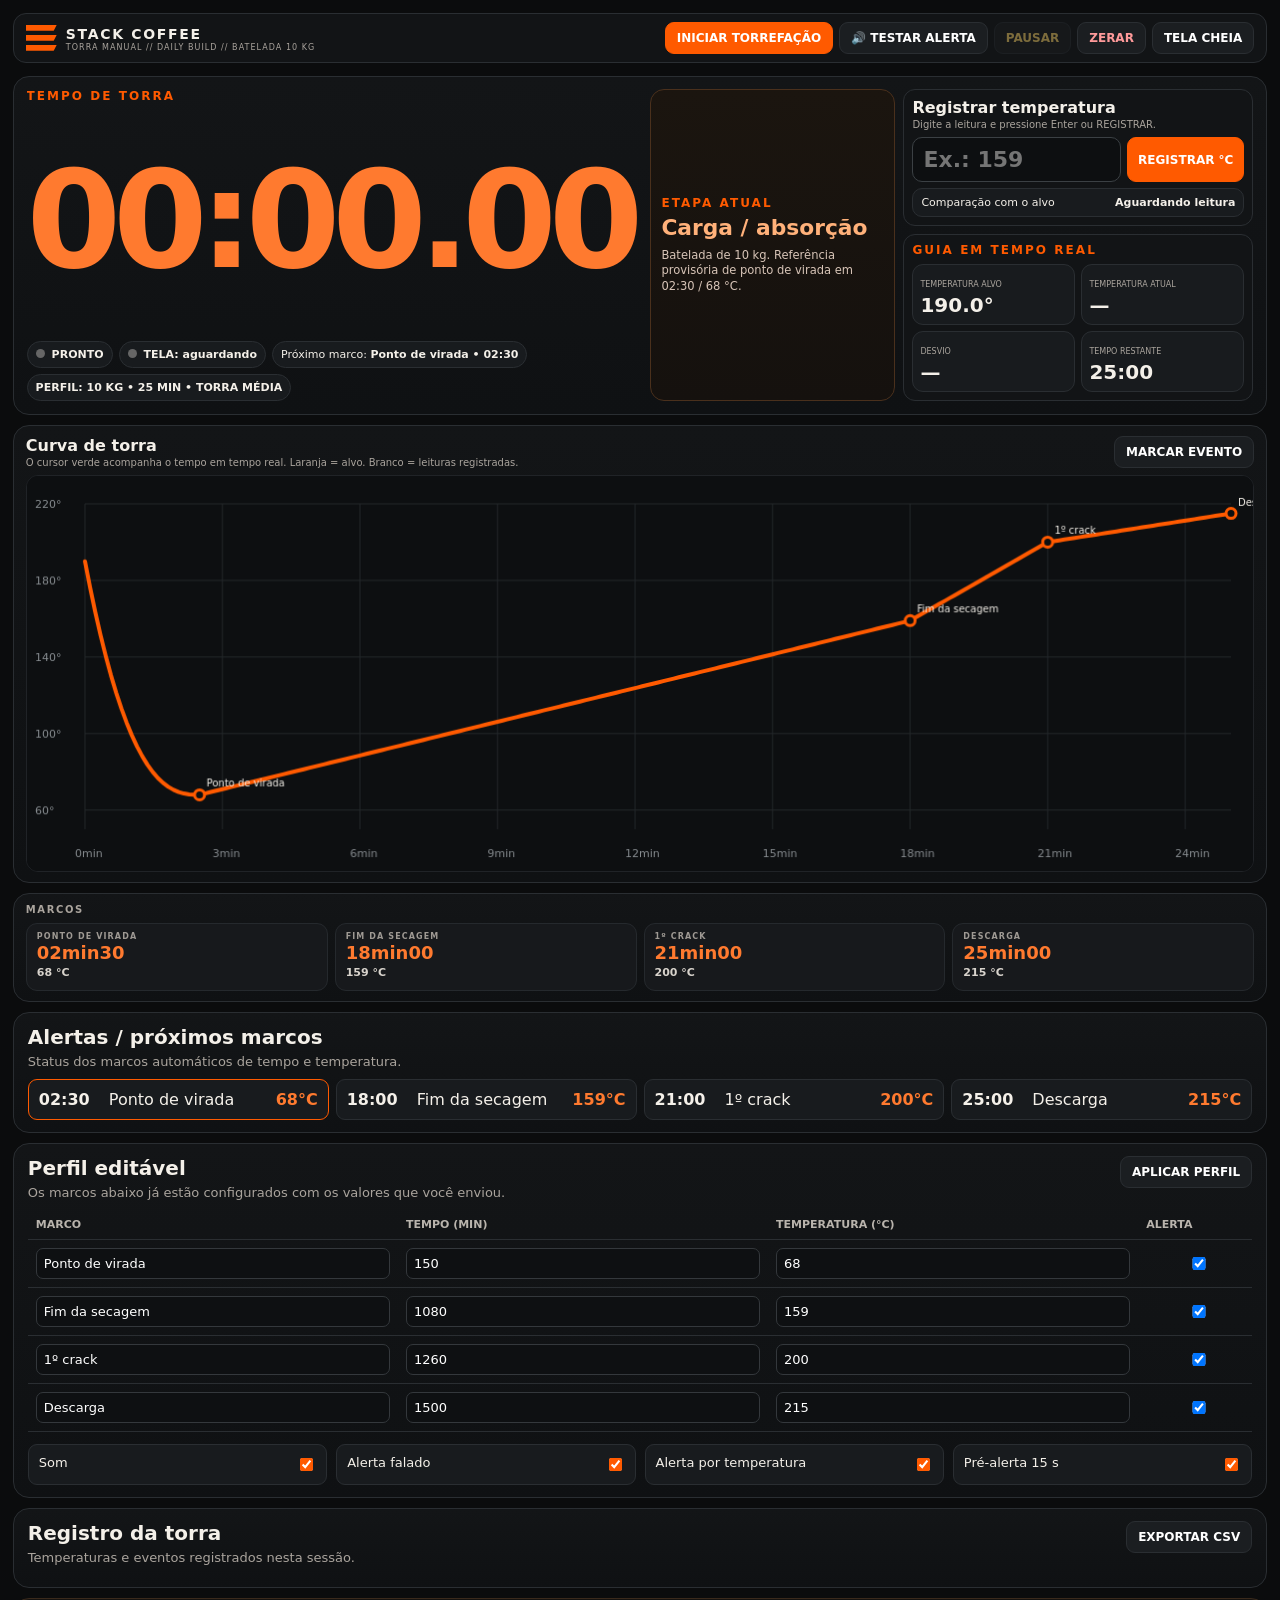
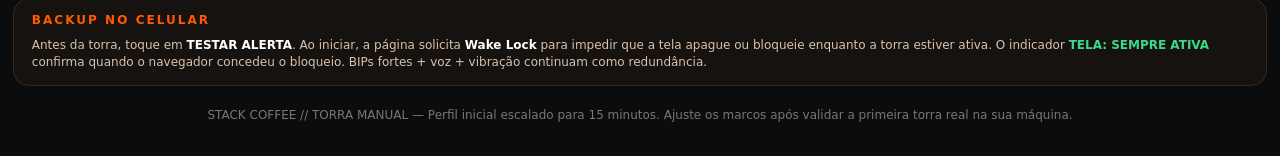
<file: torrefacao/index5.html>
<!doctype html>
<html lang="pt-BR">
<head>
<meta charset="utf-8">
<meta name="viewport" content="width=device-width,initial-scale=1,viewport-fit=cover">
<meta name="theme-color" content="#0c0d0e">
<title>Stack Coffee — Torra Manual</title>
<style>
:root{
  --bg:#0b0c0d; --panel:#121416; --panel2:#181b1e; --line:#2a2e32;
  --text:#f4f0e9; --muted:#aaa49d; --orange:#ff5a00; --orange2:#ff7a2f;
  --green:#39d98a; --yellow:#ffca3a; --red:#ff4d4f; --cream:#f6eee2;
}
*{box-sizing:border-box} body{margin:0;background:var(--bg);color:var(--text);font-family:Inter,system-ui,Arial,sans-serif}
button,input{font:inherit}.app{max-width:1500px;margin:auto;padding:16px}
.topbar{display:flex;gap:16px;justify-content:space-between;align-items:center;padding:14px 16px;background:#121416;border:1px solid var(--line);border-radius:16px;position:sticky;top:8px;z-index:10}
.brand{display:flex;align-items:center;gap:12px}.bars{width:38px;display:grid;gap:5px}.bars i{height:7px;background:var(--orange);clip-path:polygon(0 0,100% 0,90% 100%,0 100%)}
.brand strong{letter-spacing:.12em}.brand small{display:block;color:var(--muted);font-size:10px;letter-spacing:.13em}
.actions{display:flex;gap:8px;flex-wrap:wrap}.btn{border:1px solid var(--line);border-radius:9px;background:#1b1e21;color:#fff;padding:10px 13px;font-weight:800;cursor:pointer}.btn.primary{background:var(--orange);border-color:var(--orange)}.btn.pause{color:#ffd86a}.btn.danger{color:#ff9a9a}.btn:disabled{opacity:.45;cursor:not-allowed}

.grid{display:grid;grid-template-columns:minmax(0,1.8fr) minmax(350px,.8fr);gap:16px;margin-top:16px}.card{background:linear-gradient(180deg,#131517,#0f1113);border:1px solid var(--line);border-radius:16px}
.control-stack{display:grid;grid-template-rows:auto 1fr;gap:16px;min-width:0}
.timer-card{padding:16px;min-height:340px}
.timer-layout{
  display:grid;
  grid-template-columns:minmax(0,1fr) minmax(250px,320px);
  gap:14px;
  height:100%;
  align-items:stretch
}
.timer-main{
  min-width:0;
  display:flex;
  flex-direction:column;
  overflow:hidden
}
.timer-phase{
  min-width:0;
  display:flex;
  align-items:stretch
}
.timer-phase .phase{
  margin:0;
  width:100%;
  display:flex;
  flex-direction:column;
  justify-content:center;
  padding:16px;
  border-radius:14px;
  background:linear-gradient(180deg,#1b150f,#15110e);
  border:1px solid #4a301c
}
.timer-phase .phase b{font-size:clamp(20px,2vw,28px);line-height:1.08;margin-top:6px;color:#ffb17a}
.timer-phase .phase p{font-size:clamp(11px,1vw,14px);line-height:1.4;margin-top:9px;color:#d7c4b7}
.kicker{color:var(--orange);font-weight:900;font-size:12px;letter-spacing:.17em;text-transform:uppercase}
.timer{
  font-variant-numeric:tabular-nums;
  font-size:96px;
  line-height:.82;
  color:var(--orange2);
  font-weight:900;
  letter-spacing:-.055em;
  margin:0;
  flex:1;
  display:flex;
  align-items:center;
  white-space:nowrap;
  max-width:100%;
  overflow:visible
}
.status{display:flex;gap:9px;flex-wrap:wrap}.pill{padding:8px 10px;border-radius:999px;background:#181b1e;border:1px solid var(--line);font-size:13px}.dot{display:inline-block;width:9px;height:9px;border-radius:50%;background:#666;margin-right:7px}.running{background:var(--green)}.paused{background:var(--yellow)}
.side{padding:14px}.metrics{display:grid;grid-template-columns:1fr 1fr;gap:8px;margin-top:8px}.metric{padding:10px;background:#181b1e;border:1px solid var(--line);border-radius:11px}.metric span{font-size:9px;color:var(--muted);text-transform:uppercase}.metric b{display:block;font-size:24px;margin-top:3px}
.phase{margin-top:10px;padding:14px;border-radius:12px;background:#1b150f;border:1px solid #4a301c}.phase b{font-size:21px;color:#ffb17a}.phase p{font-size:13px;color:#d7c4b7;margin:5px 0 0}

.milestones{margin-top:16px;background:linear-gradient(180deg,#131517,#0f1113);color:var(--text);border:1px solid var(--line);border-radius:16px;padding:16px 18px}
.milestones h2{font-family:inherit;font-size:13px;margin:0 0 14px;color:var(--muted);font-weight:900;letter-spacing:.16em;text-transform:uppercase}
.milestone-grid{display:grid;grid-template-columns:repeat(4,1fr);gap:10px}
.milestone{padding:12px 14px;background:#17191c;border:1px solid #25292d;border-radius:11px;min-height:92px}
.milestone .label{font-size:10px;font-weight:900;letter-spacing:.14em;color:#9f9a94;text-transform:uppercase}
.milestone .time{font-family:inherit;font-size:24px;font-weight:900;color:var(--orange2);line-height:1.05;margin-top:6px;font-variant-numeric:tabular-nums}
.milestone .temp{font-size:14px;margin-top:5px;color:#d8d3cc;font-weight:700}

.chart-card,.temp-card,.events-card,.profile-card,.log-card{padding:18px}.head{display:flex;justify-content:space-between;gap:12px;align-items:flex-start}.head h2{margin:0;font-size:20px}.head p{margin:5px 0 0;color:var(--muted);font-size:13px}
.chart-wide{margin-top:10px}.chart-wide canvas{display:block;width:100%;height:500px;background:#0d0f11;border:1px solid #202327;border-radius:12px;margin-top:12px}
.events-card{margin-top:16px}.events-card .events{grid-template-columns:repeat(4,1fr)}
.temp-card{padding:16px}.temp-card .head h2{font-size:18px}.temp-card .head p{font-size:12px}.temp-entry{margin-top:10px}
.temp-entry{display:grid;grid-template-columns:1fr auto;gap:8px;margin-top:12px}.temp-entry input{min-width:0;background:#0d0f11;color:#fff;border:1px solid #3b4044;border-radius:10px;padding:13px;font-size:27px;font-weight:900}
.compare{display:flex;justify-content:space-between;gap:8px;margin-top:10px;padding:11px;border-radius:10px;background:#181b1e;border:1px solid var(--line);font-size:13px}
.good{color:var(--green)}.warn{color:var(--yellow)}.bad{color:var(--red)}.events{display:grid;gap:7px;margin-top:10px}.event{display:grid;grid-template-columns:62px 1fr auto;gap:8px;padding:10px;background:#181b1e;border:1px solid var(--line);border-radius:9px}.event.current{border-color:var(--orange)}.event.done{opacity:.55}.event time,.event .temp{font-weight:800}.event .temp{color:var(--orange2)}
.section{margin-top:16px}.profile-table{width:100%;border-collapse:collapse;margin-top:10px;font-size:13px}.profile-table th,.profile-table td{border-bottom:1px solid var(--line);padding:8px}.profile-table th{text-align:left;color:#b9b4ad;font-size:11px;text-transform:uppercase}.profile-table input{width:100%;background:#0e1012;border:1px solid #34383c;color:#fff;border-radius:7px;padding:7px}
.toggles{display:grid;grid-template-columns:repeat(4,1fr);gap:9px;margin-top:12px}.toggle{display:flex;justify-content:space-between;gap:10px;background:#181b1e;padding:10px;border-radius:9px;border:1px solid var(--line);font-size:13px}.toggle input{accent-color:var(--orange)}
.log{display:grid;gap:6px;max-height:240px;overflow:auto;margin-top:10px}.log-entry{font-size:12px;padding:7px 9px;border-left:3px solid var(--line);background:#151719}.log-entry.alert{border-left-color:var(--orange);color:#fff}
.note{color:var(--muted);font-size:12px;line-height:1.4;margin-top:10px}.footer{text-align:center;color:#777;padding:22px;font-size:12px}

/* MODO OPERACIONAL COMPACTO — notebook / telas baixas */
@media (min-width:951px) and (max-height:900px){
  .app{max-width:1600px;padding:8px 12px}
  .topbar{padding:8px 12px;border-radius:13px;top:4px}
  .brand{gap:9px}.bars{width:31px;gap:4px}.bars i{height:6px}
  .brand strong{font-size:14px}.brand small{font-size:8px}
  .actions{gap:6px}.btn{padding:8px 11px;font-size:12px}

  .grid{grid-template-columns:minmax(0,1.9fr) minmax(330px,.72fr);gap:10px;margin-top:10px}
  .control-stack{gap:10px}
  .timer-card{padding:12px 14px;min-height:255px;max-height:265px}
  .timer-layout{grid-template-columns:minmax(0,1.62fr) minmax(260px,.68fr);gap:10px}
  .timer-card .kicker{font-size:9px}
  .timer{font-size:clamp(78px,8.8vw,142px);line-height:.82;align-items:center}
  .timer-phase .phase{padding:12px}
  .timer-phase .phase .kicker{font-size:8px}
  .timer-phase .phase b{font-size:21px}
  .timer-phase .phase p{font-size:10px;line-height:1.3;margin-top:6px}
  .status{gap:6px}.pill{padding:6px 8px;font-size:11px}

  .temp-card{padding:12px}.temp-card .head h2{font-size:15px}.temp-card .head p{font-size:10px;margin-top:2px}
  .temp-entry{margin-top:7px;gap:6px}.temp-entry input{padding:9px 10px;font-size:22px}.temp-entry .btn{padding:8px 10px}
  .compare{margin-top:6px;padding:7px 8px;font-size:11px}
  .side{padding:10px}.side .kicker{font-size:9px}
  .metrics{gap:6px;margin-top:6px}.metric{padding:7px}.metric span{font-size:8px}.metric b{font-size:20px;margin-top:2px}

  .chart-wide{margin-top:7px;padding:10px 12px}
  .chart-wide .head h2{font-size:16px}.chart-wide .head p{font-size:10px;margin-top:2px}
  .chart-wide canvas{height:310px;margin-top:7px}

  .milestones{margin-top:10px;padding:10px 12px}.milestones h2{margin-bottom:8px;font-size:10px}
  .milestone-grid{gap:7px}.milestone{padding:8px 10px;min-height:68px}.milestone .label{font-size:8px}.milestone .time{font-size:18px;margin-top:3px}.milestone .temp{font-size:11px;margin-top:3px}

  .events-card,.profile-card,.log-card{padding:12px 14px}.section,.events-card{margin-top:10px}
}

/* Tela ainda mais baixa, comum em notebooks 1366x768 */
@media (min-width:951px) and (max-height:780px){
  .timer-card{min-height:225px;max-height:235px}
  .timer-layout{grid-template-columns:minmax(0,1.7fr) minmax(240px,.62fr)}
  .timer-phase .phase b{font-size:18px}
  .timer-phase .phase p{font-size:9px}
  .chart-wide canvas{height:285px}
  .topbar{position:static}
}

@media(max-width:950px){.grid,.main{grid-template-columns:1fr}.timer-layout{grid-template-columns:1fr}.timer-phase .phase{min-height:120px}.milestone-grid{grid-template-columns:1fr 1fr}.toggles{grid-template-columns:1fr 1fr}}
@media(max-width:560px){.app{padding:9px}.topbar{position:static;align-items:flex-start}.milestone-grid{grid-template-columns:1fr 1fr;gap:8px}.milestone{padding:10px}.milestone .time{font-size:20px}.milestones h2{font-size:12px;margin-bottom:10px}.toggles{grid-template-columns:1fr}}

/* ===== V10: proteção contra sobreposição ===== */
@media (max-width: 1280px){
  .timer-layout{
    grid-template-columns:minmax(0,1fr) minmax(220px,280px);
    gap:10px
  }
  .timer-phase .phase{
    padding:12px
  }
}

@media (max-width: 1100px){
  .timer-layout{
    grid-template-columns:minmax(0,1fr) 240px
  }
  .status{
    gap:6px
  }
  .pill{
    font-size:11px;
    padding:7px 9px
  }
}

@media (max-width: 900px){
  .timer-card{
    min-height:auto
  }
  .timer-layout{
    grid-template-columns:1fr;
    height:auto
  }
  .timer-main{
    min-height:250px
  }
  .timer{
    font-size:clamp(72px,17vw,128px);
    min-height:150px
  }
  .timer-phase .phase{
    min-height:120px
  }
}

@media (max-width: 620px){
  .timer-main{
    min-height:220px
  }
  .timer{
    font-size:clamp(56px,16vw,92px);
    letter-spacing:-.045em
  }
  .status{
    flex-direction:column;
    align-items:flex-start
  }
  .pill{
    width:100%;
    justify-content:flex-start
  }
}

/* em notebooks baixos, preservar gráfico visível sem esmagar o relógio */
@media (min-width:901px) and (max-height:820px){
  .timer-card{min-height:250px;max-height:270px;padding:12px 14px}
  .timer-layout{grid-template-columns:minmax(0,1fr) minmax(220px,270px);gap:10px}
  .timer-phase .phase{padding:10px}
  .timer-phase .phase b{font-size:18px}
  .timer-phase .phase p{font-size:10px;line-height:1.3}
  .chart-wide{margin-top:7px}
  .chart-wide canvas{height:300px}
}


/* ===== V11: cronômetro dimensionado pela largura REAL da coluna ===== */
.timer-main{min-width:0;overflow:hidden}
.timer{width:100%;min-width:0;transform-origin:left center}
.timer-phase{position:relative;z-index:2}
.timer-phase .phase{height:100%}

@media (min-width:901px){
  .timer-layout{
    grid-template-columns:minmax(0,1fr) clamp(240px,21vw,310px);
  }
}
@media (max-width:900px){
  .timer-layout{grid-template-columns:1fr}
  .timer-phase{order:2}
  .timer-main{order:1}
}


/* =========================================================
   V12 — LAYOUT FLUIDO / SEM BURACOS / RESPONSIVO A ZOOM
   Estas regras ficam por último para neutralizar limites
   antigos de altura e manter as colunas perfeitamente alinhadas.
   ========================================================= */

.app{
  width:min(100%, 1680px);
  max-width:1680px;
  padding:clamp(8px,1vw,16px);
}

.topbar{
  width:100%;
  min-width:0;
}

.grid{
  display:grid;
  grid-template-columns:minmax(0, 1fr) minmax(360px, 28%);
  gap:clamp(8px,1vw,14px);
  margin-top:clamp(8px,1vw,14px);
  align-items:stretch;
}

.grid > *{
  min-width:0;
}

/* O card do relógio sempre acompanha a altura real da coluna direita */
.timer-card{
  min-height:0 !important;
  max-height:none !important;
  height:100% !important;
  padding:clamp(12px,1.1vw,18px);
  overflow:hidden;
}

.timer-layout{
  height:100% !important;
  min-height:0;
  grid-template-columns:minmax(0, 1fr) clamp(230px, 20vw, 320px) !important;
  gap:clamp(8px,.9vw,14px) !important;
}

.timer-main{
  min-width:0;
  min-height:0;
  height:100%;
  display:flex;
  flex-direction:column;
  justify-content:space-between;
  overflow:hidden;
}

.timer{
  min-width:0;
  width:100%;
  min-height:0;
  max-width:100%;
  flex:1 1 auto;
  overflow:visible;
}

.status{
  flex:0 0 auto;
  gap:clamp(5px,.5vw,9px);
}

.pill{
  white-space:nowrap;
  max-width:100%;
}

.timer-phase{
  min-width:0;
  height:100%;
  align-self:stretch;
}

.timer-phase .phase{
  height:100% !important;
  min-height:0 !important;
  padding:clamp(12px,1vw,18px);
}

/* A coluna de controles passa a ser uma unidade com a mesma altura do timer */
.control-stack{
  display:grid;
  grid-template-rows:auto minmax(0,1fr);
  gap:clamp(8px,1vw,14px);
  height:100%;
  min-height:0;
}

.control-stack > .card{
  min-width:0;
}

.control-stack .side{
  height:100%;
  min-height:0;
  display:flex;
  flex-direction:column;
}

.control-stack .side .metrics{
  flex:1;
}

/* Gráfico cola no bloco superior sem folga artificial */
.chart-wide{
  margin-top:clamp(8px,1vw,12px) !important;
  width:100%;
}

.chart-wide canvas{
  width:100%;
  height:clamp(300px, 34vw, 500px);
}

/* Desktop / notebook */
@media (min-width: 1101px){
  .grid{
    grid-template-columns:minmax(0, 1fr) minmax(350px, 27%);
  }
}

/* Zoom maior ou notebook mais estreito: coluna direita encolhe antes de quebrar */
@media (max-width: 1100px){
  .grid{
    grid-template-columns:minmax(0, 1fr) minmax(310px, 34%);
  }
  .timer-layout{
    grid-template-columns:minmax(0,1fr) minmax(210px,260px) !important;
  }
  .pill{
    font-size:10px;
    padding:6px 8px;
  }
}

/* Tablet / zoom elevado: empilha os dois grandes blocos sem sobreposição */
@media (max-width: 820px){
  .topbar{
    position:static;
    flex-wrap:wrap;
  }
  .actions{
    width:100%;
    justify-content:flex-start;
  }
  .grid{
    grid-template-columns:1fr;
  }
  .timer-card{
    height:auto !important;
  }
  .timer-layout{
    grid-template-columns:1fr !important;
    height:auto !important;
  }
  .timer-main{
    min-height:230px;
  }
  .timer-phase{
    height:auto;
  }
  .timer-phase .phase{
    min-height:110px !important;
  }
  .control-stack{
    height:auto;
    grid-template-rows:auto auto;
  }
  .chart-wide canvas{
    height:clamp(280px,55vw,420px);
  }
}

/* Celular */
@media (max-width: 560px){
  .app{
    padding:6px;
  }
  .topbar{
    border-radius:12px;
    padding:10px;
  }
  .brand strong{
    font-size:14px;
  }
  .actions{
    display:grid;
    grid-template-columns:1fr 1fr;
  }
  .actions .btn{
    width:100%;
    min-height:44px;
  }
  .timer-main{
    min-height:205px;
  }
  .timer{
    min-height:120px;
  }
  .status{
    display:grid;
    grid-template-columns:1fr;
    width:100%;
  }
  .pill{
    width:100%;
    white-space:normal;
  }
  .temp-entry{
    grid-template-columns:1fr;
  }
  .temp-entry .btn{
    min-height:48px;
  }
  .metrics{
    grid-template-columns:1fr 1fr;
  }
  .chart-wide{
    padding:10px;
  }
  .chart-wide .head{
    flex-direction:column;
  }
  .chart-wide .head .btn{
    width:100%;
  }
  .chart-wide canvas{
    height:310px;
  }
}

/* Telas baixas: compacta conteúdo, mas NUNCA cria max-height no timer */
@media (min-width:821px) and (max-height:820px){
  .topbar{
    position:static;
    padding:8px 12px;
  }
  .grid{
    margin-top:8px;
    gap:8px;
  }
  .timer-card{
    min-height:0 !important;
    max-height:none !important;
    height:100% !important;
    padding:10px 12px;
  }
  .timer-phase .phase{
    padding:10px;
  }
  .temp-card,
  .side{
    padding:9px 10px;
  }
  .chart-wide{
    margin-top:8px !important;
    padding:10px 12px;
  }
  .chart-wide canvas{
    height:clamp(270px,34vh,340px);
  }
}


/* =========================================================
   V13 — PAINEL OPERACIONAL UNIFICADO
   Um único card no topo elimina diferenças de altura entre colunas.
   ========================================================= */

.grid,.control-stack,.timer-card,.timer-layout,.timer-main,.timer-phase{all:unset}

.operation-panel{
  margin-top:clamp(8px,1vw,14px);
  padding:clamp(10px,1vw,16px);
  display:grid;
  grid-template-columns:minmax(0,1fr) minmax(220px,280px) minmax(330px,390px);
  grid-template-areas:"timer phase controls";
  gap:clamp(8px,1vw,14px);
  align-items:stretch;
  min-width:0;
  overflow:hidden;
}

.op-timer{
  grid-area:timer;
  min-width:0;
  display:flex;
  flex-direction:column;
  justify-content:space-between;
  overflow:hidden;
}

.op-phase{
  grid-area:phase;
  min-width:0;
  display:flex;
}

.op-phase .phase{
  width:100%;
  margin:0;
  min-height:0;
  display:flex;
  flex-direction:column;
  justify-content:center;
  padding:clamp(12px,1vw,18px);
  border-radius:14px;
  background:linear-gradient(180deg,#1b150f,#15110e);
  border:1px solid #4a301c;
}

.op-phase .phase b{
  font-size:clamp(18px,1.7vw,27px);
  line-height:1.08;
  margin-top:6px;
  color:#ffb17a;
}

.op-phase .phase p{
  margin:8px 0 0;
  color:#d7c4b7;
  font-size:clamp(10px,.9vw,13px);
  line-height:1.35;
}

.op-controls{
  grid-area:controls;
  min-width:0;
  display:grid;
  grid-template-rows:auto 1fr;
  gap:8px;
}

.temp-block,.guide-block{
  min-width:0;
  border:1px solid var(--line);
  background:#121416;
  border-radius:12px;
  padding:10px;
}

.temp-block .head h2{
  font-size:16px;
  margin:0;
}

.temp-block .head p{
  font-size:10px;
  margin:2px 0 0;
}

.guide-block{
  display:flex;
  flex-direction:column;
}

.guide-block .metrics{
  flex:1;
  margin-top:7px;
}

.timer{
  font-variant-numeric:tabular-nums;
  font-size:92px;
  line-height:.82;
  color:var(--orange2);
  font-weight:900;
  letter-spacing:-.055em;
  margin:0;
  flex:1;
  display:flex;
  align-items:center;
  white-space:nowrap;
  min-width:0;
  max-width:100%;
  overflow:visible;
}

.operation-panel .status{
  margin-top:6px;
  gap:6px;
  flex-wrap:wrap;
}

.operation-panel .pill{
  font-size:11px;
  padding:6px 8px;
  white-space:nowrap;
}

.chart-wide{
  margin-top:clamp(7px,.8vw,10px)!important;
}

.chart-wide canvas{
  height:clamp(290px,31vw,470px);
}

/* Notebook típico / zoom moderado */
@media (max-width:1350px){
  .operation-panel{
    grid-template-columns:minmax(0,1fr) minmax(205px,245px) minmax(300px,350px);
    gap:8px;
  }
  .op-phase .phase{padding:10px}
  .temp-block,.guide-block{padding:8px}
  .metric{padding:7px}
  .metric b{font-size:20px}
}

/* Tablet e zoom alto: etapa vai abaixo do relógio, controles continuam ao lado */
@media (max-width:1050px){
  .operation-panel{
    grid-template-columns:minmax(0,1fr) minmax(300px,38%);
    grid-template-areas:
      "timer controls"
      "phase controls";
  }
  .op-phase .phase{
    min-height:95px;
  }
  .chart-wide canvas{height:360px}
}

/* Celular / tela estreita: tudo empilha sem sobreposição */
@media (max-width:760px){
  .operation-panel{
    grid-template-columns:1fr;
    grid-template-areas:
      "timer"
      "phase"
      "controls";
  }
  .op-timer{min-height:210px}
  .op-phase .phase{min-height:105px}
  .op-controls{grid-template-rows:auto auto}
  .timer{min-height:120px}
  .status{display:grid!important;grid-template-columns:1fr}
  .pill{white-space:normal!important;width:100%}
  .temp-entry{grid-template-columns:1fr}
  .temp-entry .btn{min-height:46px}
  .chart-wide canvas{height:310px}
}

/* Telas baixas: compactar somente internamente, sem criar altura artificial */
@media (min-width:761px) and (max-height:820px){
  .operation-panel{
    padding:8px 10px;
    gap:8px;
  }
  .op-phase .phase{padding:9px}
  .op-phase .phase b{font-size:17px}
  .op-phase .phase p{font-size:9px}
  .temp-block,.guide-block{padding:7px 8px}
  .temp-entry{margin-top:6px}
  .metric{padding:6px}
  .metric b{font-size:19px}
  .chart-wide{margin-top:7px!important;padding:9px 11px}
  .chart-wide canvas{height:300px}
}


/* =========================================================
   V14 — TIMER GRANDE E RESPONSIVO
   O relógio usa o maior tamanho possível sem invadir a etapa.
   ========================================================= */

.operation-panel{
  grid-template-columns:minmax(0,1.55fr) minmax(220px,280px) minmax(330px,390px);
  align-items:stretch;
}

.op-timer{
  min-height:0;
  overflow:hidden;
}

.op-timer .kicker{
  flex:0 0 auto;
}

.timer{
  flex:1 1 auto;
  display:flex;
  align-items:center;
  justify-content:flex-start;
  width:100%;
  max-width:100%;
  min-width:0;
  min-height:0;
  overflow:visible;
  white-space:nowrap;
  line-height:.78;
  letter-spacing:-.06em;
}

.operation-panel .status{
  flex:0 0 auto;
  margin-top:4px;
}

@media (max-width:1350px){
  .operation-panel{
    grid-template-columns:minmax(0,1.45fr) minmax(205px,245px) minmax(300px,350px);
  }
}

@media (max-width:1050px){
  .operation-panel{
    grid-template-columns:minmax(0,1fr) minmax(290px,36%);
    grid-template-areas:
      "timer controls"
      "phase controls";
  }
}

@media (max-width:760px){
  .operation-panel{
    grid-template-columns:1fr;
    grid-template-areas:
      "timer"
      "phase"
      "controls";
  }
  .op-timer{
    min-height:230px;
  }
}


/* V15 — timer medido pelo texto real */
@media (min-width: 1200px){
  .op-timer{min-height:300px}
}
@media (min-width: 901px) and (max-width:1199px){
  .op-timer{min-height:270px}
}


/* V16 — cronômetro estável: tamanho não muda durante a contagem */
.timer{
  font-variant-numeric: tabular-nums;
  font-feature-settings: "tnum" 1;
  transform:none !important;
  transition:none !important;
  animation:none !important;
  will-change:auto;
}

</style>
</head>
<body>
<div class="app">
  <header class="topbar">
    <div class="brand"><div class="bars"><i></i><i></i><i></i></div><div><strong>STACK COFFEE</strong><small>TORRA MANUAL // DAILY BUILD // BATELADA 10 KG</small></div></div>
    <div class="actions">
      <button class="btn primary" id="startBtn">INICIAR TORREFAÇÃO</button>
      <button class="btn" id="testAlertBtn">🔊 TESTAR ALERTA</button>
      <button class="btn pause" id="pauseBtn" disabled>PAUSAR</button>
      <button class="btn danger" id="resetBtn">ZERAR</button>
      <button class="btn" id="fullscreenBtn">TELA CHEIA</button>
    </div>
  </header>

  <section class="card operation-panel">
    <div class="op-timer">
      <div class="kicker">TEMPO DE TORRA</div>
      <div class="timer" id="timer">00:00.00</div>
      <div class="status">
        <span class="pill"><span class="dot" id="statusDot"></span><b id="statusText">PRONTO</b></span>
        <span class="pill"><span class="dot" id="wakeDot"></span><b id="wakeStatus">TELA: aguardando</b></span>
        <span class="pill">Próximo marco: <b id="nextAlert">Ponto de virada • 02:30</b></span>
        <span class="pill"><b>PERFIL: 10 KG • 25 MIN • TORRA MÉDIA</b></span>
      </div>
    </div>

    <div class="op-phase">
      <div class="phase">
        <div class="kicker">ETAPA ATUAL</div>
        <b id="phaseName">Carga / absorção</b>
        <p id="phaseHelp">Inicie o cronômetro no momento da entrada do café.</p>
      </div>
    </div>

    <div class="op-controls">
      <div class="temp-block">
        <div class="head"><div><h2>Registrar temperatura</h2><p>Digite a leitura e pressione Enter ou REGISTRAR.</p></div></div>
        <div class="temp-entry">
          <input id="tempInput" type="number" step="0.1" min="0" max="300" placeholder="Ex.: 159">
          <button class="btn primary" id="tempBtn">REGISTRAR °C</button>
        </div>
        <div class="compare"><span>Comparação com o alvo</span><b id="devText">Aguardando leitura</b></div>
      </div>

      <div class="guide-block">
        <div class="kicker">GUIA EM TEMPO REAL</div>
        <div class="metrics">
          <div class="metric"><span>Temperatura alvo</span><b id="targetTemp">190.0°</b></div>
          <div class="metric"><span>Temperatura atual</span><b id="currentTemp">—</b></div>
          <div class="metric"><span>Desvio</span><b id="deviation">—</b></div>
          <div class="metric"><span>Tempo restante</span><b id="timeRemaining">25:00</b></div>
        </div>
      </div>
    </div>
  </section>

  <section class="card chart-card chart-wide">
    <div class="head"><div><h2>Curva de torra</h2><p>O cursor verde acompanha o tempo em tempo real. Laranja = alvo. Branco = leituras registradas.</p></div><button class="btn" id="markBtn">MARCAR EVENTO</button></div>
    <canvas id="chart"></canvas>
  </section>

  <section class="milestones">
    <h2>Marcos</h2>
    <div class="milestone-grid">
      <div class="milestone"><div class="label">Ponto de virada</div><div class="time">02min30</div><div class="temp">68 °C</div></div>
      <div class="milestone"><div class="label">Fim da secagem</div><div class="time">18min00</div><div class="temp">159 °C</div></div>
      <div class="milestone"><div class="label">1º crack</div><div class="time">21min00</div><div class="temp">200 °C</div></div>
      <div class="milestone"><div class="label">Descarga</div><div class="time">25min00</div><div class="temp">215 °C</div></div>
    </div>
  </section>

  <section class="card events-card">
    <div class="head"><div><h2>Alertas / próximos marcos</h2><p>Status dos marcos automáticos de tempo e temperatura.</p></div></div>
    <div id="events" class="events"></div>
  </section>

  <section class="section card profile-card">
    <div class="head"><div><h2>Perfil editável</h2><p>Os marcos abaixo já estão configurados com os valores que você enviou.</p></div><button class="btn" id="applyProfileBtn">APLICAR PERFIL</button></div>
    <table class="profile-table"><thead><tr><th>Marco</th><th>Tempo (min)</th><th>Temperatura (°C)</th><th>Alerta</th></tr></thead><tbody id="profileRows"></tbody></table>
    <div class="toggles">
      <label class="toggle">Som <input id="soundToggle" type="checkbox" checked></label>
      <label class="toggle">Alerta falado <input id="speechToggle" type="checkbox" checked></label>
      <label class="toggle">Alerta por temperatura <input id="tempAlertToggle" type="checkbox" checked></label>
      <label class="toggle">Pré-alerta 15 s <input id="preAlertToggle" type="checkbox" checked></label>
    </div>
  </section>

  <section class="section card log-card">
    <div class="head"><div><h2>Registro da torra</h2><p>Temperaturas e eventos registrados nesta sessão.</p></div><button class="btn" id="exportBtn">EXPORTAR CSV</button></div>
    <div id="log" class="log"></div>
  </section>

  <div class="section card" style="padding:14px 18px;border-color:#3a2a1c;background:#15120f">
    <div class="kicker">BACKUP NO CELULAR</div>
    <div class="note" style="color:#d9c2ae">Antes da torra, toque em <b style="color:#fff">TESTAR ALERTA</b>. Ao iniciar, a página solicita <b style="color:#fff">Wake Lock</b> para impedir que a tela apague ou bloqueie enquanto a torra estiver ativa. O indicador <b style="color:#39d98a">TELA: SEMPRE ATIVA</b> confirma quando o navegador concedeu o bloqueio. BIPs fortes + voz + vibração continuam como redundância.</div>
  </div>

  <div class="footer">STACK COFFEE // TORRA MANUAL — Perfil inicial escalado para 15 minutos. Ajuste os marcos após validar a primeira torra real na sua máquina.</div>
</div>

<script>
(()=>{
const base=[
{name:"Carga",sec:0,temp:190,alert:false,help:"Entrada de 10 kg de café no tambor."},
{name:"Ponto de virada",sec:150,temp:68,alert:true,help:"Referência provisória do ponto de virada; ajuste após a próxima leitura real."},
{name:"Fim da secagem",sec:1080,temp:159,alert:true,help:"Fim da secagem observado aos 18 minutos; início da fase de Maillard."},
{name:"1º crack",sec:1260,temp:200,alert:true,help:"Primeiro crack observado aos 21 minutos, aproximadamente 200 °C."},
{name:"Descarga",sec:1500,temp:215,alert:true,help:"Descarga observada a 215 °C, 4 minutos após o 1º crack."}
];
let profile=structuredClone(base),state="idle",startAt=0,pauseAt=0,paused=0,elapsed=0,raf=null,actual=[],logs=[],fired=new Set(),preFired=new Set(),tempFired=new Set(),marks=[];
const $=q=>document.querySelector(q),E={start:$("#startBtn"),testAlert:$("#testAlertBtn"),pause:$("#pauseBtn"),reset:$("#resetBtn"),full:$("#fullscreenBtn"),timer:$("#timer"),dot:$("#statusDot"),status:$("#statusText"),wakeDot:$("#wakeDot"),wakeStatus:$("#wakeStatus"),next:$("#nextAlert"),target:$("#targetTemp"),current:$("#currentTemp"),dev:$("#deviation"),remaining:$("#timeRemaining"),phase:$("#phaseName"),phaseHelp:$("#phaseHelp"),chart:$("#chart"),input:$("#tempInput"),tempBtn:$("#tempBtn"),devText:$("#devText"),events:$("#events"),rows:$("#profileRows"),apply:$("#applyProfileBtn"),sound:$("#soundToggle"),speech:$("#speechToggle"),tempAlert:$("#tempAlertToggle"),pre:$("#preAlertToggle"),log:$("#log"),export:$("#exportBtn"),mark:$("#markBtn")};

const fmt=ms=>{let cs=Math.floor(ms/10)%100,t=Math.floor(ms/1000),s=t%60,m=Math.floor(t/60);return `${String(m).padStart(2,"0")}:${String(s).padStart(2,"0")}.${String(cs).padStart(2,"0")}`};
const clock=s=>`${String(Math.floor(Math.max(0,s)/60)).padStart(2,"0")}:${String(Math.floor(Math.max(0,s)%60)).padStart(2,"0")}`;
const secNow=()=>elapsed/1000,total=()=>profile.at(-1).sec;
function target(sec){if(sec<=profile[0].sec)return profile[0].temp;if(sec>=total())return profile.at(-1).temp;for(let i=0;i<profile.length-1;i++){let a=profile[i],b=profile[i+1];if(sec>=a.sec&&sec<=b.sec){let p=(sec-a.sec)/(b.sec-a.sec);if(i===0)return b.temp+(a.temp-b.temp)*Math.pow(1-p,2.6);return a.temp+(b.temp-a.temp)*p}}return profile[0].temp}
function phase(sec){if(sec<150)return["Carga / absorção","Batelada de 10 kg. Referência provisória de ponto de virada em 02:30 / 68 °C."];if(sec<1080)return["Secagem","Conduza a secagem de forma estável até 18:00 / 159 °C."];if(sec<1260)return["Maillard","Fim da secagem aos 18:00. Desenvolva Maillard até o 1º crack em 21:00 / 200 °C."];if(sec<1500)return["Desenvolvimento","Após o 1º crack, controle 4 minutos de desenvolvimento até a descarga em 25:00 / 215 °C."];return["Descarga / resfriamento","Descarregue a 215 °C e inicie o resfriamento rapidamente."]}
function log(t,c=""){logs.push({sec:secNow(),t});let d=document.createElement("div");d.className="log-entry "+c;d.textContent=`${clock(secNow())} — ${t}`;E.log.prepend(d)}
let audioCtx=null,masterGain=null,wakeLock=null;
let htmlBeep=null;
let audioUnlocked=false;
const EMBEDDED_BEEP="[data-uri]";
function ensureAudio(){
  let ok=false;
  try{
    const C=window.AudioContext||window.webkitAudioContext;
    if(C){
      if(!audioCtx){
        audioCtx=new C();
        masterGain=audioCtx.createGain();
        masterGain.gain.value=0.98;
        masterGain.connect(audioCtx.destination);
      }
      if(audioCtx.state==="suspended"||audioCtx.state==="interrupted"){
        audioCtx.resume().catch(()=>{});
      }
      const o=audioCtx.createOscillator(),g=audioCtx.createGain();
      g.gain.value=0.00001;
      o.connect(g);g.connect(masterGain);o.start();o.stop(audioCtx.currentTime+.02);
      ok=true;
    }
  }catch(e){}

  try{
    if(!htmlBeep){
      htmlBeep=new Audio(EMBEDDED_BEEP);
      htmlBeep.preload="auto";
      htmlBeep.playsInline=true;
      htmlBeep.volume=1;
    }
    if(!audioUnlocked){
      const oldVol=htmlBeep.volume;
      htmlBeep.volume=.01;
      htmlBeep.currentTime=0;
      const p=htmlBeep.play();
      if(p&&p.then){
        p.then(()=>{
          setTimeout(()=>{
            try{
              htmlBeep.pause();
              htmlBeep.currentTime=0;
              htmlBeep.volume=oldVol;
              audioUnlocked=true;
            }catch(e){}
          },40);
        }).catch(()=>{htmlBeep.volume=oldVol;});
      }
    }
    ok=true;
  }catch(e){}
  return ok;
}
function playHtmlBeep(count=1,urgent=false){
  if(!E.sound.checked)return;
  try{
    if(!htmlBeep){
      htmlBeep=new Audio(EMBEDDED_BEEP);
      htmlBeep.preload="auto";
      htmlBeep.playsInline=true;
      htmlBeep.volume=1;
    }
    let i=0;
    const next=()=>{
      if(i>=count)return;
      i++;
      try{
        htmlBeep.pause();
        htmlBeep.currentTime=0;
        htmlBeep.volume=1;
        const p=htmlBeep.play();
        if(p&&p.catch)p.catch(()=>{});
      }catch(e){}
      setTimeout(next,urgent?390:330);
    };
    next();
  }catch(e){}
}
function beep(f=1250,n=3,pattern="normal"){
  if(!E.sound.checked)return;
  const audioOk=ensureAudio();
  if(pattern==="urgent" || !audioCtx || audioCtx.state!=="running"){
    playHtmlBeep(n,pattern==="urgent");
  }
  if(!audioOk || !audioCtx || !masterGain)return;
  try{
    let t=audioCtx.currentTime+.03;
    const dur=pattern==="urgent"?.28:.20;
    const gap=pattern==="urgent"?.10:.12;
    for(let i=0;i<n;i++){
      // dois osciladores juntos deixam o BIP mais cortante e audível em alto-falante de celular
      [f,f*1.52].forEach((freq,j)=>{
        const o=audioCtx.createOscillator(),g=audioCtx.createGain();
        o.type=j===0?"square":"sine";o.frequency.setValueAtTime(freq,t);
        g.gain.setValueAtTime(.0001,t);
        g.gain.exponentialRampToValueAtTime(j===0?.62:.28,t+.012);
        g.gain.setValueAtTime(j===0?.62:.28,t+dur-.035);
        g.gain.exponentialRampToValueAtTime(.0001,t+dur);
        o.connect(g);g.connect(masterGain);o.start(t);o.stop(t+dur+.02);
      });
      t+=dur+gap;
    }
  }catch(e){}
}
function vibrate(kind="normal"){
  if(!navigator.vibrate)return;
  navigator.vibrate(kind==="urgent"?[350,120,350,120,350,120,500]:[220,100,220]);
}
function speak(t){
  if(!E.speech.checked||!("speechSynthesis"in window))return;
  try{
    speechSynthesis.cancel();
    if(speechSynthesis.paused)speechSynthesis.resume();
    const u=new SpeechSynthesisUtterance(t);
    u.lang="pt-BR";u.rate=.90;u.volume=1;u.pitch=1;
    const voices=speechSynthesis.getVoices?.()||[];
    const pt=voices.find(v=>/^pt-BR/i.test(v.lang))||voices.find(v=>/^pt/i.test(v.lang));
    if(pt)u.voice=pt;
    speechSynthesis.speak(u);
  }catch(e){}
}
function ptNumber(n){return Number(n).toFixed(1).replace(".",",")}
function speakTemperature(current,targetTemp,diff){
  if(!E.speech.checked)return;
  const abs=Math.abs(diff);
  let status=abs<=5
    ? `Diferença de ${ptNumber(abs)} graus. Dentro da faixa.`
    : diff>0
      ? `${ptNumber(abs)} graus acima do alvo.`
      : `${ptNumber(abs)} graus abaixo do alvo.`;
  speak(`Temperatura atual ${ptNumber(current)} graus. Alvo ${ptNumber(targetTemp)} graus. ${status}`);
}
function setWakeUI(mode,msg){
  if(!E.wakeStatus||!E.wakeDot)return;
  E.wakeStatus.textContent=msg;
  E.wakeDot.className="dot "+(mode==="on"?"running":mode==="warn"?"paused":"");
}
async function keepAwake(){
  if(!("wakeLock" in navigator)){
    setWakeUI("warn","TELA: Wake Lock indisponível");
    return false;
  }
  if(document.visibilityState!=="visible"){
    setWakeUI("warn","TELA: página em segundo plano");
    return false;
  }
  try{
    if(wakeLock && !wakeLock.released){
      setWakeUI("on","TELA: SEMPRE ATIVA");
      return true;
    }
    wakeLock=await navigator.wakeLock.request("screen");
    setWakeUI("on","TELA: SEMPRE ATIVA");
    wakeLock.addEventListener("release",()=>{
      wakeLock=null;
      if(state==="running"||state==="paused") setWakeUI("warn","TELA: bloqueio liberado");
      else setWakeUI("","TELA: aguardando");
    });
    return true;
  }catch(e){
    wakeLock=null;
    setWakeUI("warn","TELA: não foi possível manter ativa");
    log("Wake Lock não autorizado pelo navegador/sistema");
    return false;
  }
}
async function releaseWake(){
  try{
    if(wakeLock && !wakeLock.released) await wakeLock.release();
  }catch(e){}
  wakeLock=null;
  setWakeUI("","TELA: aguardando");
}
function alertP(p,pre=false){
  if(pre){beep(1050,2);vibrate();speak(`${p.name} em quinze segundos.`)}
  else{beep(1350,5,"urgent");vibrate("urgent");speak(`${p.name}. Referência ${String(p.temp).replace(".",",")} graus.`)}
  log(pre?`Pré-alerta: ${p.name} em 15 s`:`MARCO: ${p.name} — ${p.temp} °C`,"alert")
}
function testAlert(){
  ensureAudio();
  keepAwake();
  beep(1350,5,"urgent");vibrate("urgent");speak("Teste de alerta Stack Coffee. Áudio e voz funcionando. Temperatura de teste, cento e cinquenta e nove graus.");
  log("Teste manual de alerta executado","alert");
}
function sync(){E.start.textContent=state==="paused"?"RETOMAR TORREFAÇÃO":state==="idle"?"INICIAR TORREFAÇÃO":state==="finished"?"TORRA FINALIZADA":"TORRANDO...";E.start.disabled=state==="running"||state==="finished";E.pause.disabled=state!=="running";E.dot.className="dot "+(state==="running"?"running":state==="paused"?"paused":"");E.status.textContent=state==="running"?"TORRANDO":state==="paused"?"PAUSADO":state==="finished"?"FINALIZADO":"PRONTO"}
function start(){ensureAudio();keepAwake();if(state==="paused"){paused+=performance.now()-pauseAt;state="running";log("Torrefação retomada");sync();loop();return}if(state!=="idle")return;state="running";startAt=performance.now();paused=0;elapsed=0;actual=[];logs=[];E.log.innerHTML="";fired.clear();preFired.clear();tempFired.clear();log("Torrefação iniciada","alert");beep(1000,3);vibrate();speak("Torrefação iniciada.");sync();loop()}
function pause(){if(state!=="running")return;state="paused";pauseAt=performance.now();cancelAnimationFrame(raf);log("Torrefação pausada");sync();update()}
function reset(){cancelAnimationFrame(raf);releaseWake();state="idle";elapsed=0;actual=[];marks=[];logs=[];fired.clear();preFired.clear();tempFired.clear();E.log.innerHTML="";E.current.textContent="—";E.dev.textContent="—";E.devText.textContent="Aguardando leitura";sync();update();draw()}
function check(){let s=secNow();profile.forEach((p,i)=>{if(p.alert&&E.pre.checked&&s>=p.sec-15&&s<p.sec&&!preFired.has(i)){preFired.add(i);alertP(p,true)}if(p.alert&&s>=p.sec&&!fired.has(i)){fired.add(i);alertP(p)}});if(s>=total()&&state==="running"){state="finished";cancelAnimationFrame(raf);beep(1500,8,"urgent");vibrate("urgent");speak("Descarga. Finalize a torra e inicie o resfriamento.");log("Descarga atingida","alert");sync();setTimeout(releaseWake,30000)}}
function loop(n=performance.now()){if(state!=="running")return;elapsed=n-startAt-paused;check();update();draw();if(state==="running")raf=requestAnimationFrame(loop)}
function update(){let s=secNow(),tg=target(s),ph=phase(s),next=profile.find(p=>p.sec>s);E.timer.textContent=fmt(elapsed);E.target.textContent=tg.toFixed(1)+"°";E.remaining.textContent=clock(total()-s);E.phase.textContent=ph[0];E.phaseHelp.textContent=ph[1];E.next.textContent=next?`${next.name} • ${clock(next.sec)}`:"—";renderEvents(s)}
function registerTemp(){
  let v=parseFloat(String(E.input.value).replace(",","."));
  if(!Number.isFinite(v))return;
  let s=secNow(),tg=target(s),d=v-tg;
  actual.push({sec:s,temp:v});
  E.current.textContent=v.toFixed(1)+"°";
  E.dev.textContent=(d>=0?"+":"")+d.toFixed(1)+"°";
  let a=Math.abs(d),cls=a<=5?"good":a<=10?"warn":"bad";
  E.dev.className=cls;
  E.devText.textContent=a<=5?"Dentro da faixa":d>0?"Acima do alvo":"Abaixo do alvo";
  E.devText.className=cls;
  log(`Temperatura: ${v.toFixed(1)} °C (alvo ${tg.toFixed(1)} °C)`);
  speakTemperature(v,tg,d);
  if(E.tempAlert.checked)profile.forEach((p,i)=>{
    if(tempFired.has(i))return;
    let prev=actual.length>1?actual.at(-2).temp:null;
    let cross=prev===null?Math.abs(v-p.temp)<=1.2:(prev<p.temp&&v>=p.temp)||(prev>p.temp&&v<=p.temp);
    if(cross){
      tempFired.add(i);
      beep(1200,4,"urgent");
      vibrate("urgent");
      setTimeout(()=>speak(`${p.name}. Temperatura de referência ${ptNumber(p.temp)} graus atingida.`),850);
      log(`Referência por temperatura: ${p.name} — ${p.temp} °C`,"alert");
    }
  });
  E.input.select();
  draw();
}
function renderEvents(s=secNow()){E.events.innerHTML="";let ni=profile.findIndex(p=>p.sec>s);profile.slice(1).forEach((p,j)=>{let i=j+1,d=document.createElement("div");d.className="event"+(s>=p.sec?" done":i===ni?" current":"");d.innerHTML=`<time>${clock(p.sec)}</time><div>${p.name}</div><div class="temp">${String(p.temp).replace(".",",")}°C</div>`;E.events.appendChild(d)})}
function renderRows(){E.rows.innerHTML="";profile.slice(1).forEach((p,j)=>{let i=j+1,tr=document.createElement("tr");tr.innerHTML=`<td><input data-i="${i}" data-k="name" value="${p.name}"></td><td><input data-i="${i}" data-k="sec" type="number" step="1" value="${p.sec}"></td><td><input data-i="${i}" data-k="temp" type="number" step="0.1" value="${p.temp}"></td><td><input data-i="${i}" data-k="alert" type="checkbox" ${p.alert?"checked":""}></td>`;E.rows.appendChild(tr)})}
function apply(){E.rows.querySelectorAll("input").forEach(x=>{let i=+x.dataset.i,k=x.dataset.k;if(k==="alert")profile[i][k]=x.checked;else if(k==="name")profile[i][k]=x.value.trim()||profile[i][k];else profile[i][k]=parseFloat(x.value)||0});profile.sort((a,b)=>a.sec-b.sec);fired.clear();preFired.clear();tempFired.clear();renderRows();update();draw();log("Perfil atualizado");beep(620,2)}
function exportCSV(){let r=[["tempo_seg","tempo","temperatura_c","descricao"]];actual.forEach(p=>r.push([p.sec.toFixed(1),clock(p.sec),p.temp.toFixed(1),"leitura"]));logs.forEach(l=>r.push([l.sec.toFixed(1),clock(l.sec),"",l.t]));let csv=r.map(a=>a.map(v=>`"${String(v).replaceAll('"','""')}"`).join(";")).join("\n"),b=new Blob(["\uFEFF"+csv],{type:"text/csv;charset=utf-8"}),a=document.createElement("a");a.href=URL.createObjectURL(b);a.download="stackcoffee-torra.csv";a.click()}
function draw(){
  let c=E.chart,rect=c.getBoundingClientRect(),dpr=Math.min(devicePixelRatio||1,2),
      W=Math.max(600,Math.round(rect.width*dpr)),H=Math.max(320,Math.round(rect.height*dpr));
  c.width=W;c.height=H;
  let x=c.getContext("2d"),p={l:58*dpr,r:22*dpr,t:28*dpr,b:42*dpr},pw=W-p.l-p.r,ph=H-p.t-p.b,
      maxS=Math.max(900,total()),minT=50,maxT=220,X=s=>p.l+s/maxS*pw,Y=t=>p.t+(1-(t-minT)/(maxT-minT))*ph;
  x.fillStyle="#0d0f11";x.fillRect(0,0,W,H);

  // grade
  x.strokeStyle="#24282b";x.fillStyle="#868b8f";x.font=`${11*dpr}px system-ui`;
  [60,100,140,180,220].forEach(t=>{let y=Y(t);x.beginPath();x.moveTo(p.l,y);x.lineTo(W-p.r,y);x.stroke();x.fillText(t+"°",8*dpr,y+4*dpr)});
  for(let s=0;s<=maxS;s+=180){let xx=X(s);x.beginPath();x.moveTo(xx,p.t);x.lineTo(xx,H-p.b);x.stroke();x.fillText(Math.floor(s/60)+"min",xx-10*dpr,H-14*dpr)}

  // área já percorrida pelo tempo
  let nowS=Math.max(0,Math.min(secNow(),maxS)),nowX=X(nowS);
  if(state!=="idle"){
    x.fillStyle="rgba(57,217,138,.035)";x.fillRect(p.l,p.t,Math.max(0,nowX-p.l),ph);
  }

  // curva alvo
  x.strokeStyle="#ff5a00";x.lineWidth=4*dpr;x.lineJoin="round";x.lineCap="round";x.beginPath();
  for(let i=0;i<=220;i++){let s=maxS*i/220,t=target(s),xx=X(s),yy=Y(t);i?x.lineTo(xx,yy):x.moveTo(xx,yy)}x.stroke();

  // marcos
  profile.slice(1).forEach(m=>{x.fillStyle="#0d0f11";x.strokeStyle="#ff5a00";x.lineWidth=3*dpr;x.beginPath();x.arc(X(m.sec),Y(m.temp),5*dpr,0,Math.PI*2);x.fill();x.stroke();x.fillStyle="#f4f0e9";x.font=`${10*dpr}px system-ui`;x.fillText(m.name,X(m.sec)+7*dpr,Y(m.temp)-8*dpr)});

  // curva real
  if(actual.length){x.strokeStyle="#f4f0e9";x.lineWidth=3*dpr;x.beginPath();actual.forEach((q,i)=>i?x.lineTo(X(q.sec),Y(q.temp)):x.moveTo(X(q.sec),Y(q.temp)));x.stroke();actual.forEach(q=>{let d=Math.abs(q.temp-target(q.sec));x.fillStyle=d<=5?"#39d98a":d<=10?"#ffca3a":"#ff4d4f";x.beginPath();x.arc(X(q.sec),Y(q.temp),4*dpr,0,Math.PI*2);x.fill()})}

  // cursor de tempo em movimento
  if(state!=="idle"){
    x.save();x.strokeStyle="#39d98a";x.lineWidth=2*dpr;x.setLineDash([6*dpr,5*dpr]);x.beginPath();x.moveTo(nowX,p.t);x.lineTo(nowX,H-p.b);x.stroke();x.setLineDash([]);
    x.fillStyle="#39d98a";x.beginPath();x.arc(nowX,Y(target(nowS)),5*dpr,0,Math.PI*2);x.fill();
    let label=`AGORA ${clock(nowS)}`;x.font=`700 ${11*dpr}px system-ui`;let tw=x.measureText(label).width,tx=Math.min(Math.max(p.l,nowX-tw/2),W-p.r-tw);
    x.fillStyle="#153729";x.fillRect(tx-6*dpr,p.t-22*dpr,tw+12*dpr,18*dpr);x.fillStyle="#7ff0b3";x.fillText(label,tx,p.t-9*dpr);x.restore();
  }
}

function fitTimer(){
  const el=E.timer;
  const host=document.querySelector(".op-timer");
  if(!el||!host)return;

  const kicker=host.querySelector(".kicker");
  const status=host.querySelector(".status");

  const availableW=Math.max(180, host.clientWidth-4);
  const reservedH=(kicker?.offsetHeight||0)+(status?.offsetHeight||0)+18;
  const availableH=Math.max(90, host.clientHeight-reservedH);

  let probe=document.getElementById("timerProbe");
  if(!probe){
    probe=document.createElement("span");
    probe.id="timerProbe";
    probe.setAttribute("aria-hidden","true");
    Object.assign(probe.style,{
      position:"absolute",
      visibility:"hidden",
      pointerEvents:"none",
      whiteSpace:"nowrap",
      width:"max-content",
      height:"auto",
      left:"-10000px",
      top:"-10000px"
    });
    document.body.appendChild(probe);
  }

  const cs=getComputedStyle(el);
  probe.style.fontFamily=cs.fontFamily;
  probe.style.fontWeight=cs.fontWeight;
  probe.style.fontStyle=cs.fontStyle;
  probe.style.letterSpacing=cs.letterSpacing;
  probe.style.lineHeight=cs.lineHeight;

  // Mede sempre uma string "larga" e fixa.
  // Assim o tamanho da fonte NÃO muda conforme os dígitos do cronômetro mudam.
  probe.textContent="88:88.88";

  let lo=40, hi=280, best=40;
  for(let i=0;i<13;i++){
    const mid=(lo+hi)/2;
    probe.style.fontSize=mid+"px";
    const rect=probe.getBoundingClientRect();
    if(rect.width<=availableW && rect.height<=availableH){
      best=mid;
      lo=mid;
    }else{
      hi=mid;
    }
  }

  el.style.fontSize=Math.floor(best)+"px";
}


if("ResizeObserver" in window){
  let fitRAF=null;
  const ro=new ResizeObserver(()=>{
    cancelAnimationFrame(fitRAF);
    fitRAF=requestAnimationFrame(fitTimer);
  });
  const panel=document.querySelector(".operation-panel");
  if(panel)ro.observe(panel);
}


window.addEventListener("orientationchange",()=>setTimeout(fitTimer,150));
if(document.fonts && document.fonts.ready){
  document.fonts.ready.then(()=>fitTimer()).catch(()=>{});
}

function recoverMobileAudio(){
  if(state==="running"||state==="paused"){
    try{
      if(audioCtx&&(audioCtx.state==="suspended"||audioCtx.state==="interrupted")){
        audioCtx.resume().catch(()=>{});
      }
      if("speechSynthesis"in window&&speechSynthesis.paused)speechSynthesis.resume();
    }catch(e){}
  }
}
window.addEventListener("pageshow",recoverMobileAudio);
window.addEventListener("focus",recoverMobileAudio);
E.start.onclick=start;E.testAlert.onclick=testAlert;E.pause.onclick=pause;E.reset.onclick=reset;E.tempBtn.onclick=registerTemp;E.input.addEventListener("keydown",e=>{if(e.key==="Enter")registerTemp()});E.apply.onclick=apply;E.export.onclick=exportCSV;E.mark.onclick=()=>{let n=prompt("Nome do evento:");if(n){marks.push({sec:secNow(),n});log("Evento manual: "+n,"alert")}};E.full.onclick=()=>document.fullscreenElement?document.exitFullscreen():document.documentElement.requestFullscreen?.();addEventListener("resize",()=>{fitTimer();draw()});document.addEventListener("visibilitychange",()=>{
  if(document.visibilityState==="visible"&&(state==="running"||state==="paused")){
    ensureAudio(); keepAwake();
  }
});
window.addEventListener("focus",()=>{if(state==="running"||state==="paused")keepAwake()});
window.addEventListener("pageshow",()=>{if(state==="running"||state==="paused")keepAwake()});
setInterval(()=>{if((state==="running"||state==="paused")&&document.visibilityState==="visible")keepAwake()},30000);
renderRows();sync();setWakeUI("","TELA: aguardando");update();fitTimer();draw();setTimeout(fitTimer,50);setTimeout(fitTimer,250);
})();
</script>
</body>
</html>
</file>
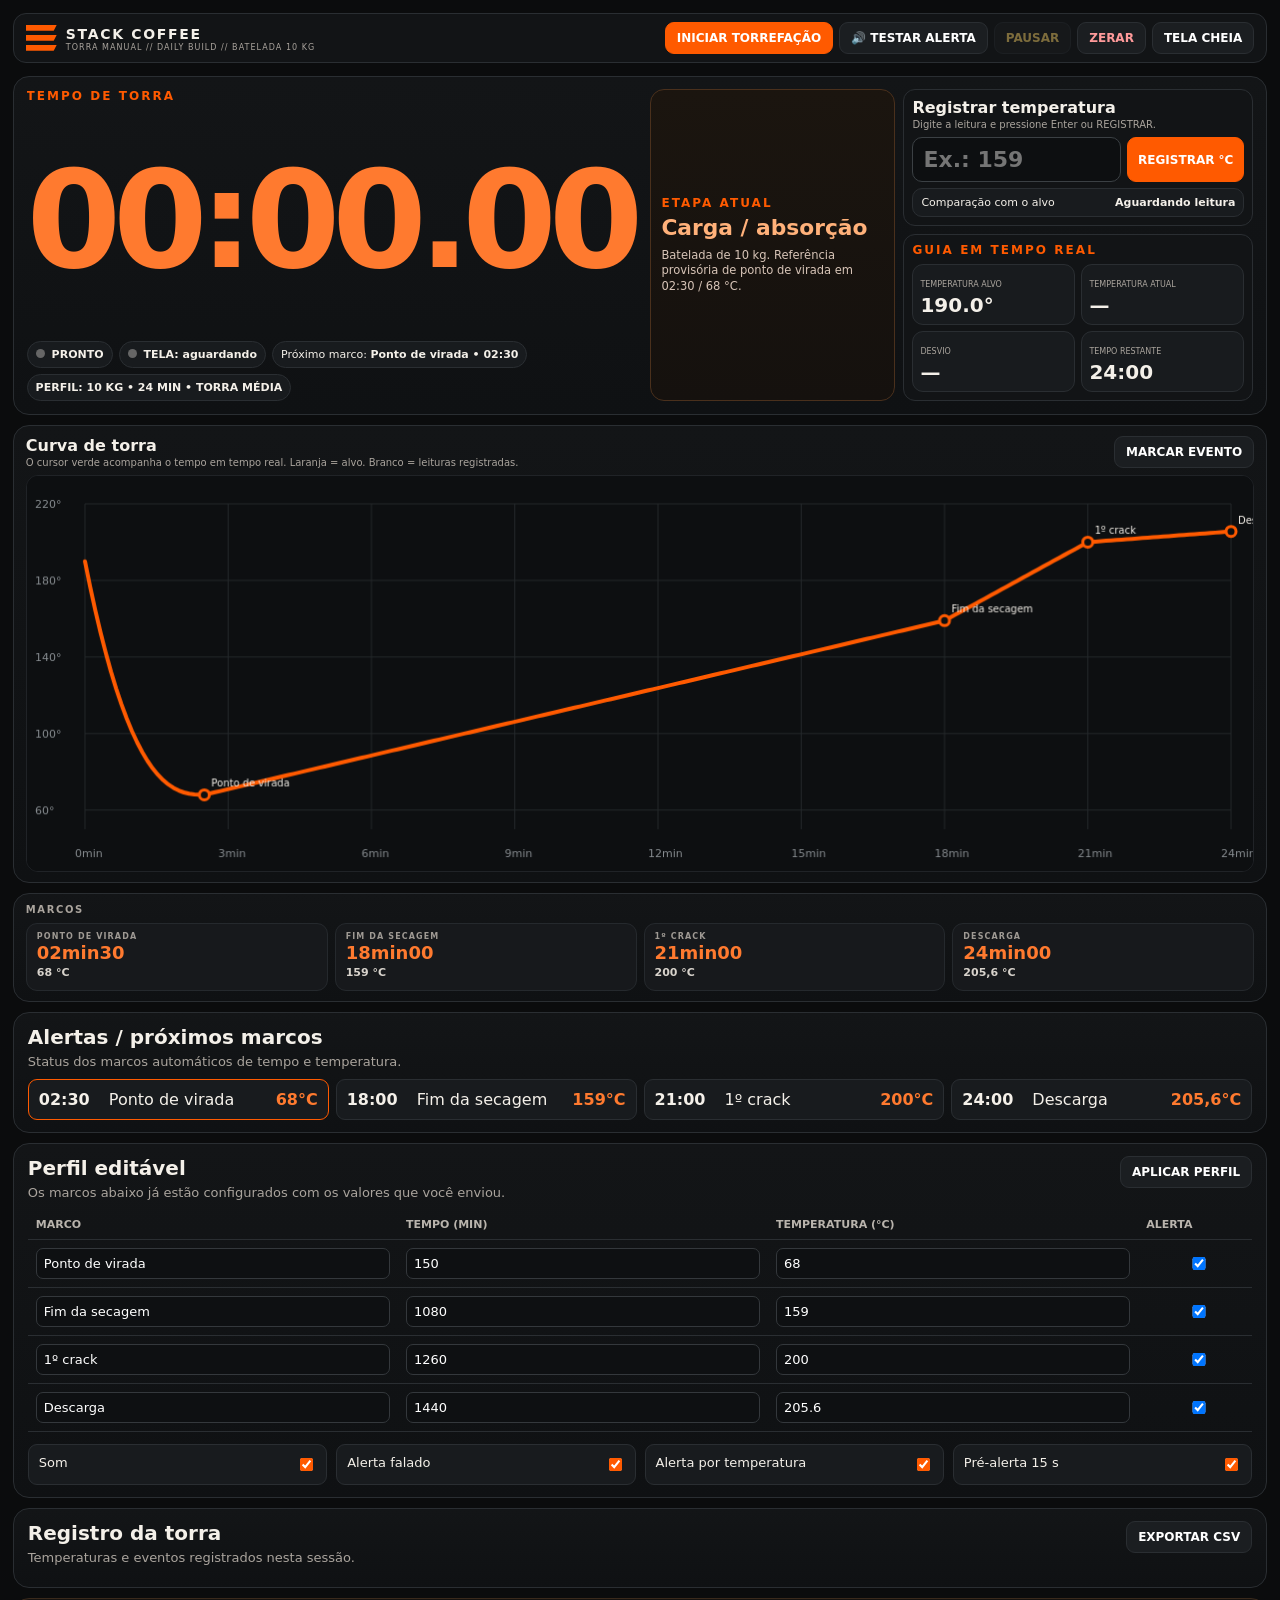
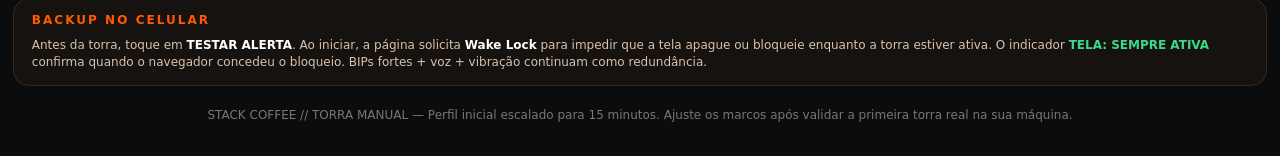
<file: torrefacao/stackcoffee-torramanual-v19-curva-10kg-24min.html>
<!doctype html>
<html lang="pt-BR">
<head>
<meta charset="utf-8">
<meta name="viewport" content="width=device-width,initial-scale=1,viewport-fit=cover">
<meta name="theme-color" content="#0c0d0e">
<title>Stack Coffee — Torra Manual</title>
<style>
:root{
  --bg:#0b0c0d; --panel:#121416; --panel2:#181b1e; --line:#2a2e32;
  --text:#f4f0e9; --muted:#aaa49d; --orange:#ff5a00; --orange2:#ff7a2f;
  --green:#39d98a; --yellow:#ffca3a; --red:#ff4d4f; --cream:#f6eee2;
}
*{box-sizing:border-box} body{margin:0;background:var(--bg);color:var(--text);font-family:Inter,system-ui,Arial,sans-serif}
button,input{font:inherit}.app{max-width:1500px;margin:auto;padding:16px}
.topbar{display:flex;gap:16px;justify-content:space-between;align-items:center;padding:14px 16px;background:#121416;border:1px solid var(--line);border-radius:16px;position:sticky;top:8px;z-index:10}
.brand{display:flex;align-items:center;gap:12px}.bars{width:38px;display:grid;gap:5px}.bars i{height:7px;background:var(--orange);clip-path:polygon(0 0,100% 0,90% 100%,0 100%)}
.brand strong{letter-spacing:.12em}.brand small{display:block;color:var(--muted);font-size:10px;letter-spacing:.13em}
.actions{display:flex;gap:8px;flex-wrap:wrap}.btn{border:1px solid var(--line);border-radius:9px;background:#1b1e21;color:#fff;padding:10px 13px;font-weight:800;cursor:pointer}.btn.primary{background:var(--orange);border-color:var(--orange)}.btn.pause{color:#ffd86a}.btn.danger{color:#ff9a9a}.btn:disabled{opacity:.45;cursor:not-allowed}

.grid{display:grid;grid-template-columns:minmax(0,1.8fr) minmax(350px,.8fr);gap:16px;margin-top:16px}.card{background:linear-gradient(180deg,#131517,#0f1113);border:1px solid var(--line);border-radius:16px}
.control-stack{display:grid;grid-template-rows:auto 1fr;gap:16px;min-width:0}
.timer-card{padding:16px;min-height:340px}
.timer-layout{
  display:grid;
  grid-template-columns:minmax(0,1fr) minmax(250px,320px);
  gap:14px;
  height:100%;
  align-items:stretch
}
.timer-main{
  min-width:0;
  display:flex;
  flex-direction:column;
  overflow:hidden
}
.timer-phase{
  min-width:0;
  display:flex;
  align-items:stretch
}
.timer-phase .phase{
  margin:0;
  width:100%;
  display:flex;
  flex-direction:column;
  justify-content:center;
  padding:16px;
  border-radius:14px;
  background:linear-gradient(180deg,#1b150f,#15110e);
  border:1px solid #4a301c
}
.timer-phase .phase b{font-size:clamp(20px,2vw,28px);line-height:1.08;margin-top:6px;color:#ffb17a}
.timer-phase .phase p{font-size:clamp(11px,1vw,14px);line-height:1.4;margin-top:9px;color:#d7c4b7}
.kicker{color:var(--orange);font-weight:900;font-size:12px;letter-spacing:.17em;text-transform:uppercase}
.timer{
  font-variant-numeric:tabular-nums;
  font-size:96px;
  line-height:.82;
  color:var(--orange2);
  font-weight:900;
  letter-spacing:-.055em;
  margin:0;
  flex:1;
  display:flex;
  align-items:center;
  white-space:nowrap;
  max-width:100%;
  overflow:visible
}
.status{display:flex;gap:9px;flex-wrap:wrap}.pill{padding:8px 10px;border-radius:999px;background:#181b1e;border:1px solid var(--line);font-size:13px}.dot{display:inline-block;width:9px;height:9px;border-radius:50%;background:#666;margin-right:7px}.running{background:var(--green)}.paused{background:var(--yellow)}
.side{padding:14px}.metrics{display:grid;grid-template-columns:1fr 1fr;gap:8px;margin-top:8px}.metric{padding:10px;background:#181b1e;border:1px solid var(--line);border-radius:11px}.metric span{font-size:9px;color:var(--muted);text-transform:uppercase}.metric b{display:block;font-size:24px;margin-top:3px}
.phase{margin-top:10px;padding:14px;border-radius:12px;background:#1b150f;border:1px solid #4a301c}.phase b{font-size:21px;color:#ffb17a}.phase p{font-size:13px;color:#d7c4b7;margin:5px 0 0}

.milestones{margin-top:16px;background:linear-gradient(180deg,#131517,#0f1113);color:var(--text);border:1px solid var(--line);border-radius:16px;padding:16px 18px}
.milestones h2{font-family:inherit;font-size:13px;margin:0 0 14px;color:var(--muted);font-weight:900;letter-spacing:.16em;text-transform:uppercase}
.milestone-grid{display:grid;grid-template-columns:repeat(4,1fr);gap:10px}
.milestone{padding:12px 14px;background:#17191c;border:1px solid #25292d;border-radius:11px;min-height:92px}
.milestone .label{font-size:10px;font-weight:900;letter-spacing:.14em;color:#9f9a94;text-transform:uppercase}
.milestone .time{font-family:inherit;font-size:24px;font-weight:900;color:var(--orange2);line-height:1.05;margin-top:6px;font-variant-numeric:tabular-nums}
.milestone .temp{font-size:14px;margin-top:5px;color:#d8d3cc;font-weight:700}

.chart-card,.temp-card,.events-card,.profile-card,.log-card{padding:18px}.head{display:flex;justify-content:space-between;gap:12px;align-items:flex-start}.head h2{margin:0;font-size:20px}.head p{margin:5px 0 0;color:var(--muted);font-size:13px}
.chart-wide{margin-top:10px}.chart-wide canvas{display:block;width:100%;height:500px;background:#0d0f11;border:1px solid #202327;border-radius:12px;margin-top:12px}
.events-card{margin-top:16px}.events-card .events{grid-template-columns:repeat(4,1fr)}
.temp-card{padding:16px}.temp-card .head h2{font-size:18px}.temp-card .head p{font-size:12px}.temp-entry{margin-top:10px}
.temp-entry{display:grid;grid-template-columns:1fr auto;gap:8px;margin-top:12px}.temp-entry input{min-width:0;background:#0d0f11;color:#fff;border:1px solid #3b4044;border-radius:10px;padding:13px;font-size:27px;font-weight:900}
.compare{display:flex;justify-content:space-between;gap:8px;margin-top:10px;padding:11px;border-radius:10px;background:#181b1e;border:1px solid var(--line);font-size:13px}
.good{color:var(--green)}.warn{color:var(--yellow)}.bad{color:var(--red)}.events{display:grid;gap:7px;margin-top:10px}.event{display:grid;grid-template-columns:62px 1fr auto;gap:8px;padding:10px;background:#181b1e;border:1px solid var(--line);border-radius:9px}.event.current{border-color:var(--orange)}.event.done{opacity:.55}.event time,.event .temp{font-weight:800}.event .temp{color:var(--orange2)}
.section{margin-top:16px}.profile-table{width:100%;border-collapse:collapse;margin-top:10px;font-size:13px}.profile-table th,.profile-table td{border-bottom:1px solid var(--line);padding:8px}.profile-table th{text-align:left;color:#b9b4ad;font-size:11px;text-transform:uppercase}.profile-table input{width:100%;background:#0e1012;border:1px solid #34383c;color:#fff;border-radius:7px;padding:7px}
.toggles{display:grid;grid-template-columns:repeat(4,1fr);gap:9px;margin-top:12px}.toggle{display:flex;justify-content:space-between;gap:10px;background:#181b1e;padding:10px;border-radius:9px;border:1px solid var(--line);font-size:13px}.toggle input{accent-color:var(--orange)}
.log{display:grid;gap:6px;max-height:240px;overflow:auto;margin-top:10px}.log-entry{font-size:12px;padding:7px 9px;border-left:3px solid var(--line);background:#151719}.log-entry.alert{border-left-color:var(--orange);color:#fff}
.note{color:var(--muted);font-size:12px;line-height:1.4;margin-top:10px}.footer{text-align:center;color:#777;padding:22px;font-size:12px}

/* MODO OPERACIONAL COMPACTO — notebook / telas baixas */
@media (min-width:951px) and (max-height:900px){
  .app{max-width:1600px;padding:8px 12px}
  .topbar{padding:8px 12px;border-radius:13px;top:4px}
  .brand{gap:9px}.bars{width:31px;gap:4px}.bars i{height:6px}
  .brand strong{font-size:14px}.brand small{font-size:8px}
  .actions{gap:6px}.btn{padding:8px 11px;font-size:12px}

  .grid{grid-template-columns:minmax(0,1.9fr) minmax(330px,.72fr);gap:10px;margin-top:10px}
  .control-stack{gap:10px}
  .timer-card{padding:12px 14px;min-height:255px;max-height:265px}
  .timer-layout{grid-template-columns:minmax(0,1.62fr) minmax(260px,.68fr);gap:10px}
  .timer-card .kicker{font-size:9px}
  .timer{font-size:clamp(78px,8.8vw,142px);line-height:.82;align-items:center}
  .timer-phase .phase{padding:12px}
  .timer-phase .phase .kicker{font-size:8px}
  .timer-phase .phase b{font-size:21px}
  .timer-phase .phase p{font-size:10px;line-height:1.3;margin-top:6px}
  .status{gap:6px}.pill{padding:6px 8px;font-size:11px}

  .temp-card{padding:12px}.temp-card .head h2{font-size:15px}.temp-card .head p{font-size:10px;margin-top:2px}
  .temp-entry{margin-top:7px;gap:6px}.temp-entry input{padding:9px 10px;font-size:22px}.temp-entry .btn{padding:8px 10px}
  .compare{margin-top:6px;padding:7px 8px;font-size:11px}
  .side{padding:10px}.side .kicker{font-size:9px}
  .metrics{gap:6px;margin-top:6px}.metric{padding:7px}.metric span{font-size:8px}.metric b{font-size:20px;margin-top:2px}

  .chart-wide{margin-top:7px;padding:10px 12px}
  .chart-wide .head h2{font-size:16px}.chart-wide .head p{font-size:10px;margin-top:2px}
  .chart-wide canvas{height:310px;margin-top:7px}

  .milestones{margin-top:10px;padding:10px 12px}.milestones h2{margin-bottom:8px;font-size:10px}
  .milestone-grid{gap:7px}.milestone{padding:8px 10px;min-height:68px}.milestone .label{font-size:8px}.milestone .time{font-size:18px;margin-top:3px}.milestone .temp{font-size:11px;margin-top:3px}

  .events-card,.profile-card,.log-card{padding:12px 14px}.section,.events-card{margin-top:10px}
}

/* Tela ainda mais baixa, comum em notebooks 1366x768 */
@media (min-width:951px) and (max-height:780px){
  .timer-card{min-height:225px;max-height:235px}
  .timer-layout{grid-template-columns:minmax(0,1.7fr) minmax(240px,.62fr)}
  .timer-phase .phase b{font-size:18px}
  .timer-phase .phase p{font-size:9px}
  .chart-wide canvas{height:285px}
  .topbar{position:static}
}

@media(max-width:950px){.grid,.main{grid-template-columns:1fr}.timer-layout{grid-template-columns:1fr}.timer-phase .phase{min-height:120px}.milestone-grid{grid-template-columns:1fr 1fr}.toggles{grid-template-columns:1fr 1fr}}
@media(max-width:560px){.app{padding:9px}.topbar{position:static;align-items:flex-start}.milestone-grid{grid-template-columns:1fr 1fr;gap:8px}.milestone{padding:10px}.milestone .time{font-size:20px}.milestones h2{font-size:12px;margin-bottom:10px}.toggles{grid-template-columns:1fr}}

/* ===== V10: proteção contra sobreposição ===== */
@media (max-width: 1280px){
  .timer-layout{
    grid-template-columns:minmax(0,1fr) minmax(220px,280px);
    gap:10px
  }
  .timer-phase .phase{
    padding:12px
  }
}

@media (max-width: 1100px){
  .timer-layout{
    grid-template-columns:minmax(0,1fr) 240px
  }
  .status{
    gap:6px
  }
  .pill{
    font-size:11px;
    padding:7px 9px
  }
}

@media (max-width: 900px){
  .timer-card{
    min-height:auto
  }
  .timer-layout{
    grid-template-columns:1fr;
    height:auto
  }
  .timer-main{
    min-height:250px
  }
  .timer{
    font-size:clamp(72px,17vw,128px);
    min-height:150px
  }
  .timer-phase .phase{
    min-height:120px
  }
}

@media (max-width: 620px){
  .timer-main{
    min-height:220px
  }
  .timer{
    font-size:clamp(56px,16vw,92px);
    letter-spacing:-.045em
  }
  .status{
    flex-direction:column;
    align-items:flex-start
  }
  .pill{
    width:100%;
    justify-content:flex-start
  }
}

/* em notebooks baixos, preservar gráfico visível sem esmagar o relógio */
@media (min-width:901px) and (max-height:820px){
  .timer-card{min-height:250px;max-height:270px;padding:12px 14px}
  .timer-layout{grid-template-columns:minmax(0,1fr) minmax(220px,270px);gap:10px}
  .timer-phase .phase{padding:10px}
  .timer-phase .phase b{font-size:18px}
  .timer-phase .phase p{font-size:10px;line-height:1.3}
  .chart-wide{margin-top:7px}
  .chart-wide canvas{height:300px}
}


/* ===== V11: cronômetro dimensionado pela largura REAL da coluna ===== */
.timer-main{min-width:0;overflow:hidden}
.timer{width:100%;min-width:0;transform-origin:left center}
.timer-phase{position:relative;z-index:2}
.timer-phase .phase{height:100%}

@media (min-width:901px){
  .timer-layout{
    grid-template-columns:minmax(0,1fr) clamp(240px,21vw,310px);
  }
}
@media (max-width:900px){
  .timer-layout{grid-template-columns:1fr}
  .timer-phase{order:2}
  .timer-main{order:1}
}


/* =========================================================
   V12 — LAYOUT FLUIDO / SEM BURACOS / RESPONSIVO A ZOOM
   Estas regras ficam por último para neutralizar limites
   antigos de altura e manter as colunas perfeitamente alinhadas.
   ========================================================= */

.app{
  width:min(100%, 1680px);
  max-width:1680px;
  padding:clamp(8px,1vw,16px);
}

.topbar{
  width:100%;
  min-width:0;
}

.grid{
  display:grid;
  grid-template-columns:minmax(0, 1fr) minmax(360px, 28%);
  gap:clamp(8px,1vw,14px);
  margin-top:clamp(8px,1vw,14px);
  align-items:stretch;
}

.grid > *{
  min-width:0;
}

/* O card do relógio sempre acompanha a altura real da coluna direita */
.timer-card{
  min-height:0 !important;
  max-height:none !important;
  height:100% !important;
  padding:clamp(12px,1.1vw,18px);
  overflow:hidden;
}

.timer-layout{
  height:100% !important;
  min-height:0;
  grid-template-columns:minmax(0, 1fr) clamp(230px, 20vw, 320px) !important;
  gap:clamp(8px,.9vw,14px) !important;
}

.timer-main{
  min-width:0;
  min-height:0;
  height:100%;
  display:flex;
  flex-direction:column;
  justify-content:space-between;
  overflow:hidden;
}

.timer{
  min-width:0;
  width:100%;
  min-height:0;
  max-width:100%;
  flex:1 1 auto;
  overflow:visible;
}

.status{
  flex:0 0 auto;
  gap:clamp(5px,.5vw,9px);
}

.pill{
  white-space:nowrap;
  max-width:100%;
}

.timer-phase{
  min-width:0;
  height:100%;
  align-self:stretch;
}

.timer-phase .phase{
  height:100% !important;
  min-height:0 !important;
  padding:clamp(12px,1vw,18px);
}

/* A coluna de controles passa a ser uma unidade com a mesma altura do timer */
.control-stack{
  display:grid;
  grid-template-rows:auto minmax(0,1fr);
  gap:clamp(8px,1vw,14px);
  height:100%;
  min-height:0;
}

.control-stack > .card{
  min-width:0;
}

.control-stack .side{
  height:100%;
  min-height:0;
  display:flex;
  flex-direction:column;
}

.control-stack .side .metrics{
  flex:1;
}

/* Gráfico cola no bloco superior sem folga artificial */
.chart-wide{
  margin-top:clamp(8px,1vw,12px) !important;
  width:100%;
}

.chart-wide canvas{
  width:100%;
  height:clamp(300px, 34vw, 500px);
}

/* Desktop / notebook */
@media (min-width: 1101px){
  .grid{
    grid-template-columns:minmax(0, 1fr) minmax(350px, 27%);
  }
}

/* Zoom maior ou notebook mais estreito: coluna direita encolhe antes de quebrar */
@media (max-width: 1100px){
  .grid{
    grid-template-columns:minmax(0, 1fr) minmax(310px, 34%);
  }
  .timer-layout{
    grid-template-columns:minmax(0,1fr) minmax(210px,260px) !important;
  }
  .pill{
    font-size:10px;
    padding:6px 8px;
  }
}

/* Tablet / zoom elevado: empilha os dois grandes blocos sem sobreposição */
@media (max-width: 820px){
  .topbar{
    position:static;
    flex-wrap:wrap;
  }
  .actions{
    width:100%;
    justify-content:flex-start;
  }
  .grid{
    grid-template-columns:1fr;
  }
  .timer-card{
    height:auto !important;
  }
  .timer-layout{
    grid-template-columns:1fr !important;
    height:auto !important;
  }
  .timer-main{
    min-height:230px;
  }
  .timer-phase{
    height:auto;
  }
  .timer-phase .phase{
    min-height:110px !important;
  }
  .control-stack{
    height:auto;
    grid-template-rows:auto auto;
  }
  .chart-wide canvas{
    height:clamp(280px,55vw,420px);
  }
}

/* Celular */
@media (max-width: 560px){
  .app{
    padding:6px;
  }
  .topbar{
    border-radius:12px;
    padding:10px;
  }
  .brand strong{
    font-size:14px;
  }
  .actions{
    display:grid;
    grid-template-columns:1fr 1fr;
  }
  .actions .btn{
    width:100%;
    min-height:44px;
  }
  .timer-main{
    min-height:205px;
  }
  .timer{
    min-height:120px;
  }
  .status{
    display:grid;
    grid-template-columns:1fr;
    width:100%;
  }
  .pill{
    width:100%;
    white-space:normal;
  }
  .temp-entry{
    grid-template-columns:1fr;
  }
  .temp-entry .btn{
    min-height:48px;
  }
  .metrics{
    grid-template-columns:1fr 1fr;
  }
  .chart-wide{
    padding:10px;
  }
  .chart-wide .head{
    flex-direction:column;
  }
  .chart-wide .head .btn{
    width:100%;
  }
  .chart-wide canvas{
    height:310px;
  }
}

/* Telas baixas: compacta conteúdo, mas NUNCA cria max-height no timer */
@media (min-width:821px) and (max-height:820px){
  .topbar{
    position:static;
    padding:8px 12px;
  }
  .grid{
    margin-top:8px;
    gap:8px;
  }
  .timer-card{
    min-height:0 !important;
    max-height:none !important;
    height:100% !important;
    padding:10px 12px;
  }
  .timer-phase .phase{
    padding:10px;
  }
  .temp-card,
  .side{
    padding:9px 10px;
  }
  .chart-wide{
    margin-top:8px !important;
    padding:10px 12px;
  }
  .chart-wide canvas{
    height:clamp(270px,34vh,340px);
  }
}


/* =========================================================
   V13 — PAINEL OPERACIONAL UNIFICADO
   Um único card no topo elimina diferenças de altura entre colunas.
   ========================================================= */

.grid,.control-stack,.timer-card,.timer-layout,.timer-main,.timer-phase{all:unset}

.operation-panel{
  margin-top:clamp(8px,1vw,14px);
  padding:clamp(10px,1vw,16px);
  display:grid;
  grid-template-columns:minmax(0,1fr) minmax(220px,280px) minmax(330px,390px);
  grid-template-areas:"timer phase controls";
  gap:clamp(8px,1vw,14px);
  align-items:stretch;
  min-width:0;
  overflow:hidden;
}

.op-timer{
  grid-area:timer;
  min-width:0;
  display:flex;
  flex-direction:column;
  justify-content:space-between;
  overflow:hidden;
}

.op-phase{
  grid-area:phase;
  min-width:0;
  display:flex;
}

.op-phase .phase{
  width:100%;
  margin:0;
  min-height:0;
  display:flex;
  flex-direction:column;
  justify-content:center;
  padding:clamp(12px,1vw,18px);
  border-radius:14px;
  background:linear-gradient(180deg,#1b150f,#15110e);
  border:1px solid #4a301c;
}

.op-phase .phase b{
  font-size:clamp(18px,1.7vw,27px);
  line-height:1.08;
  margin-top:6px;
  color:#ffb17a;
}

.op-phase .phase p{
  margin:8px 0 0;
  color:#d7c4b7;
  font-size:clamp(10px,.9vw,13px);
  line-height:1.35;
}

.op-controls{
  grid-area:controls;
  min-width:0;
  display:grid;
  grid-template-rows:auto 1fr;
  gap:8px;
}

.temp-block,.guide-block{
  min-width:0;
  border:1px solid var(--line);
  background:#121416;
  border-radius:12px;
  padding:10px;
}

.temp-block .head h2{
  font-size:16px;
  margin:0;
}

.temp-block .head p{
  font-size:10px;
  margin:2px 0 0;
}

.guide-block{
  display:flex;
  flex-direction:column;
}

.guide-block .metrics{
  flex:1;
  margin-top:7px;
}

.timer{
  font-variant-numeric:tabular-nums;
  font-size:92px;
  line-height:.82;
  color:var(--orange2);
  font-weight:900;
  letter-spacing:-.055em;
  margin:0;
  flex:1;
  display:flex;
  align-items:center;
  white-space:nowrap;
  min-width:0;
  max-width:100%;
  overflow:visible;
}

.operation-panel .status{
  margin-top:6px;
  gap:6px;
  flex-wrap:wrap;
}

.operation-panel .pill{
  font-size:11px;
  padding:6px 8px;
  white-space:nowrap;
}

.chart-wide{
  margin-top:clamp(7px,.8vw,10px)!important;
}

.chart-wide canvas{
  height:clamp(290px,31vw,470px);
}

/* Notebook típico / zoom moderado */
@media (max-width:1350px){
  .operation-panel{
    grid-template-columns:minmax(0,1fr) minmax(205px,245px) minmax(300px,350px);
    gap:8px;
  }
  .op-phase .phase{padding:10px}
  .temp-block,.guide-block{padding:8px}
  .metric{padding:7px}
  .metric b{font-size:20px}
}

/* Tablet e zoom alto: etapa vai abaixo do relógio, controles continuam ao lado */
@media (max-width:1050px){
  .operation-panel{
    grid-template-columns:minmax(0,1fr) minmax(300px,38%);
    grid-template-areas:
      "timer controls"
      "phase controls";
  }
  .op-phase .phase{
    min-height:95px;
  }
  .chart-wide canvas{height:360px}
}

/* Celular / tela estreita: tudo empilha sem sobreposição */
@media (max-width:760px){
  .operation-panel{
    grid-template-columns:1fr;
    grid-template-areas:
      "timer"
      "phase"
      "controls";
  }
  .op-timer{min-height:210px}
  .op-phase .phase{min-height:105px}
  .op-controls{grid-template-rows:auto auto}
  .timer{min-height:120px}
  .status{display:grid!important;grid-template-columns:1fr}
  .pill{white-space:normal!important;width:100%}
  .temp-entry{grid-template-columns:1fr}
  .temp-entry .btn{min-height:46px}
  .chart-wide canvas{height:310px}
}

/* Telas baixas: compactar somente internamente, sem criar altura artificial */
@media (min-width:761px) and (max-height:820px){
  .operation-panel{
    padding:8px 10px;
    gap:8px;
  }
  .op-phase .phase{padding:9px}
  .op-phase .phase b{font-size:17px}
  .op-phase .phase p{font-size:9px}
  .temp-block,.guide-block{padding:7px 8px}
  .temp-entry{margin-top:6px}
  .metric{padding:6px}
  .metric b{font-size:19px}
  .chart-wide{margin-top:7px!important;padding:9px 11px}
  .chart-wide canvas{height:300px}
}


/* =========================================================
   V14 — TIMER GRANDE E RESPONSIVO
   O relógio usa o maior tamanho possível sem invadir a etapa.
   ========================================================= */

.operation-panel{
  grid-template-columns:minmax(0,1.55fr) minmax(220px,280px) minmax(330px,390px);
  align-items:stretch;
}

.op-timer{
  min-height:0;
  overflow:hidden;
}

.op-timer .kicker{
  flex:0 0 auto;
}

.timer{
  flex:1 1 auto;
  display:flex;
  align-items:center;
  justify-content:flex-start;
  width:100%;
  max-width:100%;
  min-width:0;
  min-height:0;
  overflow:visible;
  white-space:nowrap;
  line-height:.78;
  letter-spacing:-.06em;
}

.operation-panel .status{
  flex:0 0 auto;
  margin-top:4px;
}

@media (max-width:1350px){
  .operation-panel{
    grid-template-columns:minmax(0,1.45fr) minmax(205px,245px) minmax(300px,350px);
  }
}

@media (max-width:1050px){
  .operation-panel{
    grid-template-columns:minmax(0,1fr) minmax(290px,36%);
    grid-template-areas:
      "timer controls"
      "phase controls";
  }
}

@media (max-width:760px){
  .operation-panel{
    grid-template-columns:1fr;
    grid-template-areas:
      "timer"
      "phase"
      "controls";
  }
  .op-timer{
    min-height:230px;
  }
}


/* V15 — timer medido pelo texto real */
@media (min-width: 1200px){
  .op-timer{min-height:300px}
}
@media (min-width: 901px) and (max-width:1199px){
  .op-timer{min-height:270px}
}


/* V16 — cronômetro estável: tamanho não muda durante a contagem */
.timer{
  font-variant-numeric: tabular-nums;
  font-feature-settings: "tnum" 1;
  transform:none !important;
  transition:none !important;
  animation:none !important;
  will-change:auto;
}

</style>
</head>
<body>
<div class="app">
  <header class="topbar">
    <div class="brand"><div class="bars"><i></i><i></i><i></i></div><div><strong>STACK COFFEE</strong><small>TORRA MANUAL // DAILY BUILD // BATELADA 10 KG</small></div></div>
    <div class="actions">
      <button class="btn primary" id="startBtn">INICIAR TORREFAÇÃO</button>
      <button class="btn" id="testAlertBtn">🔊 TESTAR ALERTA</button>
      <button class="btn pause" id="pauseBtn" disabled>PAUSAR</button>
      <button class="btn danger" id="resetBtn">ZERAR</button>
      <button class="btn" id="fullscreenBtn">TELA CHEIA</button>
    </div>
  </header>

  <section class="card operation-panel">
    <div class="op-timer">
      <div class="kicker">TEMPO DE TORRA</div>
      <div class="timer" id="timer">00:00.00</div>
      <div class="status">
        <span class="pill"><span class="dot" id="statusDot"></span><b id="statusText">PRONTO</b></span>
        <span class="pill"><span class="dot" id="wakeDot"></span><b id="wakeStatus">TELA: aguardando</b></span>
        <span class="pill">Próximo marco: <b id="nextAlert">Ponto de virada • 02:30</b></span>
        <span class="pill"><b>PERFIL: 10 KG • 24 MIN • TORRA MÉDIA</b></span>
      </div>
    </div>

    <div class="op-phase">
      <div class="phase">
        <div class="kicker">ETAPA ATUAL</div>
        <b id="phaseName">Carga / absorção</b>
        <p id="phaseHelp">Inicie o cronômetro no momento da entrada do café.</p>
      </div>
    </div>

    <div class="op-controls">
      <div class="temp-block">
        <div class="head"><div><h2>Registrar temperatura</h2><p>Digite a leitura e pressione Enter ou REGISTRAR.</p></div></div>
        <div class="temp-entry">
          <input id="tempInput" type="number" step="0.1" min="0" max="300" placeholder="Ex.: 159">
          <button class="btn primary" id="tempBtn">REGISTRAR °C</button>
        </div>
        <div class="compare"><span>Comparação com o alvo</span><b id="devText">Aguardando leitura</b></div>
      </div>

      <div class="guide-block">
        <div class="kicker">GUIA EM TEMPO REAL</div>
        <div class="metrics">
          <div class="metric"><span>Temperatura alvo</span><b id="targetTemp">190.0°</b></div>
          <div class="metric"><span>Temperatura atual</span><b id="currentTemp">—</b></div>
          <div class="metric"><span>Desvio</span><b id="deviation">—</b></div>
          <div class="metric"><span>Tempo restante</span><b id="timeRemaining">24:00</b></div>
        </div>
      </div>
    </div>
  </section>

  <section class="card chart-card chart-wide">
    <div class="head"><div><h2>Curva de torra</h2><p>O cursor verde acompanha o tempo em tempo real. Laranja = alvo. Branco = leituras registradas.</p></div><button class="btn" id="markBtn">MARCAR EVENTO</button></div>
    <canvas id="chart"></canvas>
  </section>

  <section class="milestones">
    <h2>Marcos</h2>
    <div class="milestone-grid">
      <div class="milestone"><div class="label">Ponto de virada</div><div class="time">02min30</div><div class="temp">68 °C</div></div>
      <div class="milestone"><div class="label">Fim da secagem</div><div class="time">18min00</div><div class="temp">159 °C</div></div>
      <div class="milestone"><div class="label">1º crack</div><div class="time">21min00</div><div class="temp">200 °C</div></div>
      <div class="milestone"><div class="label">Descarga</div><div class="time">24min00</div><div class="temp">205,6 °C</div></div>
    </div>
  </section>

  <section class="card events-card">
    <div class="head"><div><h2>Alertas / próximos marcos</h2><p>Status dos marcos automáticos de tempo e temperatura.</p></div></div>
    <div id="events" class="events"></div>
  </section>

  <section class="section card profile-card">
    <div class="head"><div><h2>Perfil editável</h2><p>Os marcos abaixo já estão configurados com os valores que você enviou.</p></div><button class="btn" id="applyProfileBtn">APLICAR PERFIL</button></div>
    <table class="profile-table"><thead><tr><th>Marco</th><th>Tempo (min)</th><th>Temperatura (°C)</th><th>Alerta</th></tr></thead><tbody id="profileRows"></tbody></table>
    <div class="toggles">
      <label class="toggle">Som <input id="soundToggle" type="checkbox" checked></label>
      <label class="toggle">Alerta falado <input id="speechToggle" type="checkbox" checked></label>
      <label class="toggle">Alerta por temperatura <input id="tempAlertToggle" type="checkbox" checked></label>
      <label class="toggle">Pré-alerta 15 s <input id="preAlertToggle" type="checkbox" checked></label>
    </div>
  </section>

  <section class="section card log-card">
    <div class="head"><div><h2>Registro da torra</h2><p>Temperaturas e eventos registrados nesta sessão.</p></div><button class="btn" id="exportBtn">EXPORTAR CSV</button></div>
    <div id="log" class="log"></div>
  </section>

  <div class="section card" style="padding:14px 18px;border-color:#3a2a1c;background:#15120f">
    <div class="kicker">BACKUP NO CELULAR</div>
    <div class="note" style="color:#d9c2ae">Antes da torra, toque em <b style="color:#fff">TESTAR ALERTA</b>. Ao iniciar, a página solicita <b style="color:#fff">Wake Lock</b> para impedir que a tela apague ou bloqueie enquanto a torra estiver ativa. O indicador <b style="color:#39d98a">TELA: SEMPRE ATIVA</b> confirma quando o navegador concedeu o bloqueio. BIPs fortes + voz + vibração continuam como redundância.</div>
  </div>

  <div class="footer">STACK COFFEE // TORRA MANUAL — Perfil inicial escalado para 15 minutos. Ajuste os marcos após validar a primeira torra real na sua máquina.</div>
</div>

<script>
(()=>{
const base=[
{name:"Carga",sec:0,temp:190,alert:false,help:"Entrada de 10 kg de café no tambor."},
{name:"Ponto de virada",sec:150,temp:68,alert:true,help:"Referência provisória do ponto de virada; ajuste após a próxima leitura real."},
{name:"Fim da secagem",sec:1080,temp:159,alert:true,help:"Fim da secagem observado aos 18 minutos; início da fase de Maillard."},
{name:"1º crack",sec:1260,temp:200,alert:true,help:"Primeiro crack observado aos 21 minutos, aproximadamente 200 °C."},
{name:"Descarga",sec:1440,temp:205.6,alert:true,help:"Descarga alvo aos 24 minutos para torra média; ajuste a temperatura final após medir a próxima batelada."}
];
let profile=structuredClone(base),state="idle",startAt=0,pauseAt=0,paused=0,elapsed=0,raf=null,actual=[],logs=[],fired=new Set(),preFired=new Set(),tempFired=new Set(),marks=[];
const $=q=>document.querySelector(q),E={start:$("#startBtn"),testAlert:$("#testAlertBtn"),pause:$("#pauseBtn"),reset:$("#resetBtn"),full:$("#fullscreenBtn"),timer:$("#timer"),dot:$("#statusDot"),status:$("#statusText"),wakeDot:$("#wakeDot"),wakeStatus:$("#wakeStatus"),next:$("#nextAlert"),target:$("#targetTemp"),current:$("#currentTemp"),dev:$("#deviation"),remaining:$("#timeRemaining"),phase:$("#phaseName"),phaseHelp:$("#phaseHelp"),chart:$("#chart"),input:$("#tempInput"),tempBtn:$("#tempBtn"),devText:$("#devText"),events:$("#events"),rows:$("#profileRows"),apply:$("#applyProfileBtn"),sound:$("#soundToggle"),speech:$("#speechToggle"),tempAlert:$("#tempAlertToggle"),pre:$("#preAlertToggle"),log:$("#log"),export:$("#exportBtn"),mark:$("#markBtn")};

const fmt=ms=>{let cs=Math.floor(ms/10)%100,t=Math.floor(ms/1000),s=t%60,m=Math.floor(t/60);return `${String(m).padStart(2,"0")}:${String(s).padStart(2,"0")}.${String(cs).padStart(2,"0")}`};
const clock=s=>`${String(Math.floor(Math.max(0,s)/60)).padStart(2,"0")}:${String(Math.floor(Math.max(0,s)%60)).padStart(2,"0")}`;
const secNow=()=>elapsed/1000,total=()=>profile.at(-1).sec;
function target(sec){if(sec<=profile[0].sec)return profile[0].temp;if(sec>=total())return profile.at(-1).temp;for(let i=0;i<profile.length-1;i++){let a=profile[i],b=profile[i+1];if(sec>=a.sec&&sec<=b.sec){let p=(sec-a.sec)/(b.sec-a.sec);if(i===0)return b.temp+(a.temp-b.temp)*Math.pow(1-p,2.6);return a.temp+(b.temp-a.temp)*p}}return profile[0].temp}
function phase(sec){if(sec<150)return["Carga / absorção","Batelada de 10 kg. Referência provisória de ponto de virada em 02:30 / 68 °C."];if(sec<1080)return["Secagem","Conduza a secagem de forma estável até 18:00 / 159 °C."];if(sec<1260)return["Maillard","Fim da secagem aos 18:00. Desenvolva Maillard até o 1º crack em 21:00 / 200 °C."];if(sec<1440)return["Desenvolvimento","Após o 1º crack, controle aproximadamente 3 minutos de desenvolvimento até a descarga em 24:00."];return["Descarga / resfriamento","Descarregue e inicie o resfriamento rapidamente."]}
function log(t,c=""){logs.push({sec:secNow(),t});let d=document.createElement("div");d.className="log-entry "+c;d.textContent=`${clock(secNow())} — ${t}`;E.log.prepend(d)}
let audioCtx=null,masterGain=null,wakeLock=null;
let htmlBeep=null;
let audioUnlocked=false;
const EMBEDDED_BEEP="[data-uri]";
function ensureAudio(){
  let ok=false;
  try{
    const C=window.AudioContext||window.webkitAudioContext;
    if(C){
      if(!audioCtx){
        audioCtx=new C();
        masterGain=audioCtx.createGain();
        masterGain.gain.value=0.98;
        masterGain.connect(audioCtx.destination);
      }
      if(audioCtx.state==="suspended"||audioCtx.state==="interrupted"){
        audioCtx.resume().catch(()=>{});
      }
      const o=audioCtx.createOscillator(),g=audioCtx.createGain();
      g.gain.value=0.00001;
      o.connect(g);g.connect(masterGain);o.start();o.stop(audioCtx.currentTime+.02);
      ok=true;
    }
  }catch(e){}

  try{
    if(!htmlBeep){
      htmlBeep=new Audio(EMBEDDED_BEEP);
      htmlBeep.preload="auto";
      htmlBeep.playsInline=true;
      htmlBeep.volume=1;
    }
    if(!audioUnlocked){
      const oldVol=htmlBeep.volume;
      htmlBeep.volume=.01;
      htmlBeep.currentTime=0;
      const p=htmlBeep.play();
      if(p&&p.then){
        p.then(()=>{
          setTimeout(()=>{
            try{
              htmlBeep.pause();
              htmlBeep.currentTime=0;
              htmlBeep.volume=oldVol;
              audioUnlocked=true;
            }catch(e){}
          },40);
        }).catch(()=>{htmlBeep.volume=oldVol;});
      }
    }
    ok=true;
  }catch(e){}
  return ok;
}
function playHtmlBeep(count=1,urgent=false){
  if(!E.sound.checked)return;
  try{
    if(!htmlBeep){
      htmlBeep=new Audio(EMBEDDED_BEEP);
      htmlBeep.preload="auto";
      htmlBeep.playsInline=true;
      htmlBeep.volume=1;
    }
    let i=0;
    const next=()=>{
      if(i>=count)return;
      i++;
      try{
        htmlBeep.pause();
        htmlBeep.currentTime=0;
        htmlBeep.volume=1;
        const p=htmlBeep.play();
        if(p&&p.catch)p.catch(()=>{});
      }catch(e){}
      setTimeout(next,urgent?390:330);
    };
    next();
  }catch(e){}
}
function beep(f=1250,n=3,pattern="normal"){
  if(!E.sound.checked)return;
  const audioOk=ensureAudio();
  if(pattern==="urgent" || !audioCtx || audioCtx.state!=="running"){
    playHtmlBeep(n,pattern==="urgent");
  }
  if(!audioOk || !audioCtx || !masterGain)return;
  try{
    let t=audioCtx.currentTime+.03;
    const dur=pattern==="urgent"?.28:.20;
    const gap=pattern==="urgent"?.10:.12;
    for(let i=0;i<n;i++){
      // dois osciladores juntos deixam o BIP mais cortante e audível em alto-falante de celular
      [f,f*1.52].forEach((freq,j)=>{
        const o=audioCtx.createOscillator(),g=audioCtx.createGain();
        o.type=j===0?"square":"sine";o.frequency.setValueAtTime(freq,t);
        g.gain.setValueAtTime(.0001,t);
        g.gain.exponentialRampToValueAtTime(j===0?.62:.28,t+.012);
        g.gain.setValueAtTime(j===0?.62:.28,t+dur-.035);
        g.gain.exponentialRampToValueAtTime(.0001,t+dur);
        o.connect(g);g.connect(masterGain);o.start(t);o.stop(t+dur+.02);
      });
      t+=dur+gap;
    }
  }catch(e){}
}
function vibrate(kind="normal"){
  if(!navigator.vibrate)return;
  navigator.vibrate(kind==="urgent"?[350,120,350,120,350,120,500]:[220,100,220]);
}
function speak(t){
  if(!E.speech.checked||!("speechSynthesis"in window))return;
  try{
    speechSynthesis.cancel();
    if(speechSynthesis.paused)speechSynthesis.resume();
    const u=new SpeechSynthesisUtterance(t);
    u.lang="pt-BR";u.rate=.90;u.volume=1;u.pitch=1;
    const voices=speechSynthesis.getVoices?.()||[];
    const pt=voices.find(v=>/^pt-BR/i.test(v.lang))||voices.find(v=>/^pt/i.test(v.lang));
    if(pt)u.voice=pt;
    speechSynthesis.speak(u);
  }catch(e){}
}
function ptNumber(n){return Number(n).toFixed(1).replace(".",",")}
function speakTemperature(current,targetTemp,diff){
  if(!E.speech.checked)return;
  const abs=Math.abs(diff);
  let status=abs<=5
    ? `Diferença de ${ptNumber(abs)} graus. Dentro da faixa.`
    : diff>0
      ? `${ptNumber(abs)} graus acima do alvo.`
      : `${ptNumber(abs)} graus abaixo do alvo.`;
  speak(`Temperatura atual ${ptNumber(current)} graus. Alvo ${ptNumber(targetTemp)} graus. ${status}`);
}
function setWakeUI(mode,msg){
  if(!E.wakeStatus||!E.wakeDot)return;
  E.wakeStatus.textContent=msg;
  E.wakeDot.className="dot "+(mode==="on"?"running":mode==="warn"?"paused":"");
}
async function keepAwake(){
  if(!("wakeLock" in navigator)){
    setWakeUI("warn","TELA: Wake Lock indisponível");
    return false;
  }
  if(document.visibilityState!=="visible"){
    setWakeUI("warn","TELA: página em segundo plano");
    return false;
  }
  try{
    if(wakeLock && !wakeLock.released){
      setWakeUI("on","TELA: SEMPRE ATIVA");
      return true;
    }
    wakeLock=await navigator.wakeLock.request("screen");
    setWakeUI("on","TELA: SEMPRE ATIVA");
    wakeLock.addEventListener("release",()=>{
      wakeLock=null;
      if(state==="running"||state==="paused") setWakeUI("warn","TELA: bloqueio liberado");
      else setWakeUI("","TELA: aguardando");
    });
    return true;
  }catch(e){
    wakeLock=null;
    setWakeUI("warn","TELA: não foi possível manter ativa");
    log("Wake Lock não autorizado pelo navegador/sistema");
    return false;
  }
}
async function releaseWake(){
  try{
    if(wakeLock && !wakeLock.released) await wakeLock.release();
  }catch(e){}
  wakeLock=null;
  setWakeUI("","TELA: aguardando");
}
function alertP(p,pre=false){
  if(pre){beep(1050,2);vibrate();speak(`${p.name} em quinze segundos.`)}
  else{beep(1350,5,"urgent");vibrate("urgent");speak(`${p.name}. Referência ${String(p.temp).replace(".",",")} graus.`)}
  log(pre?`Pré-alerta: ${p.name} em 15 s`:`MARCO: ${p.name} — ${p.temp} °C`,"alert")
}
function testAlert(){
  ensureAudio();
  keepAwake();
  beep(1350,5,"urgent");vibrate("urgent");speak("Teste de alerta Stack Coffee. Áudio e voz funcionando. Temperatura de teste, cento e cinquenta e nove graus.");
  log("Teste manual de alerta executado","alert");
}
function sync(){E.start.textContent=state==="paused"?"RETOMAR TORREFAÇÃO":state==="idle"?"INICIAR TORREFAÇÃO":state==="finished"?"TORRA FINALIZADA":"TORRANDO...";E.start.disabled=state==="running"||state==="finished";E.pause.disabled=state!=="running";E.dot.className="dot "+(state==="running"?"running":state==="paused"?"paused":"");E.status.textContent=state==="running"?"TORRANDO":state==="paused"?"PAUSADO":state==="finished"?"FINALIZADO":"PRONTO"}
function start(){ensureAudio();keepAwake();if(state==="paused"){paused+=performance.now()-pauseAt;state="running";log("Torrefação retomada");sync();loop();return}if(state!=="idle")return;state="running";startAt=performance.now();paused=0;elapsed=0;actual=[];logs=[];E.log.innerHTML="";fired.clear();preFired.clear();tempFired.clear();log("Torrefação iniciada","alert");beep(1000,3);vibrate();speak("Torrefação iniciada.");sync();loop()}
function pause(){if(state!=="running")return;state="paused";pauseAt=performance.now();cancelAnimationFrame(raf);log("Torrefação pausada");sync();update()}
function reset(){cancelAnimationFrame(raf);releaseWake();state="idle";elapsed=0;actual=[];marks=[];logs=[];fired.clear();preFired.clear();tempFired.clear();E.log.innerHTML="";E.current.textContent="—";E.dev.textContent="—";E.devText.textContent="Aguardando leitura";sync();update();draw()}
function check(){let s=secNow();profile.forEach((p,i)=>{if(p.alert&&E.pre.checked&&s>=p.sec-15&&s<p.sec&&!preFired.has(i)){preFired.add(i);alertP(p,true)}if(p.alert&&s>=p.sec&&!fired.has(i)){fired.add(i);alertP(p)}});if(s>=total()&&state==="running"){state="finished";cancelAnimationFrame(raf);beep(1500,8,"urgent");vibrate("urgent");speak("Descarga. Finalize a torra e inicie o resfriamento.");log("Descarga atingida","alert");sync();setTimeout(releaseWake,30000)}}
function loop(n=performance.now()){if(state!=="running")return;elapsed=n-startAt-paused;check();update();draw();if(state==="running")raf=requestAnimationFrame(loop)}
function update(){let s=secNow(),tg=target(s),ph=phase(s),next=profile.find(p=>p.sec>s);E.timer.textContent=fmt(elapsed);E.target.textContent=tg.toFixed(1)+"°";E.remaining.textContent=clock(total()-s);E.phase.textContent=ph[0];E.phaseHelp.textContent=ph[1];E.next.textContent=next?`${next.name} • ${clock(next.sec)}`:"—";renderEvents(s)}
function registerTemp(){
  let v=parseFloat(String(E.input.value).replace(",","."));
  if(!Number.isFinite(v))return;
  let s=secNow(),tg=target(s),d=v-tg;
  actual.push({sec:s,temp:v});
  E.current.textContent=v.toFixed(1)+"°";
  E.dev.textContent=(d>=0?"+":"")+d.toFixed(1)+"°";
  let a=Math.abs(d),cls=a<=5?"good":a<=10?"warn":"bad";
  E.dev.className=cls;
  E.devText.textContent=a<=5?"Dentro da faixa":d>0?"Acima do alvo":"Abaixo do alvo";
  E.devText.className=cls;
  log(`Temperatura: ${v.toFixed(1)} °C (alvo ${tg.toFixed(1)} °C)`);
  speakTemperature(v,tg,d);
  if(E.tempAlert.checked)profile.forEach((p,i)=>{
    if(tempFired.has(i))return;
    let prev=actual.length>1?actual.at(-2).temp:null;
    let cross=prev===null?Math.abs(v-p.temp)<=1.2:(prev<p.temp&&v>=p.temp)||(prev>p.temp&&v<=p.temp);
    if(cross){
      tempFired.add(i);
      beep(1200,4,"urgent");
      vibrate("urgent");
      setTimeout(()=>speak(`${p.name}. Temperatura de referência ${ptNumber(p.temp)} graus atingida.`),850);
      log(`Referência por temperatura: ${p.name} — ${p.temp} °C`,"alert");
    }
  });
  E.input.select();
  draw();
}
function renderEvents(s=secNow()){E.events.innerHTML="";let ni=profile.findIndex(p=>p.sec>s);profile.slice(1).forEach((p,j)=>{let i=j+1,d=document.createElement("div");d.className="event"+(s>=p.sec?" done":i===ni?" current":"");d.innerHTML=`<time>${clock(p.sec)}</time><div>${p.name}</div><div class="temp">${String(p.temp).replace(".",",")}°C</div>`;E.events.appendChild(d)})}
function renderRows(){E.rows.innerHTML="";profile.slice(1).forEach((p,j)=>{let i=j+1,tr=document.createElement("tr");tr.innerHTML=`<td><input data-i="${i}" data-k="name" value="${p.name}"></td><td><input data-i="${i}" data-k="sec" type="number" step="1" value="${p.sec}"></td><td><input data-i="${i}" data-k="temp" type="number" step="0.1" value="${p.temp}"></td><td><input data-i="${i}" data-k="alert" type="checkbox" ${p.alert?"checked":""}></td>`;E.rows.appendChild(tr)})}
function apply(){E.rows.querySelectorAll("input").forEach(x=>{let i=+x.dataset.i,k=x.dataset.k;if(k==="alert")profile[i][k]=x.checked;else if(k==="name")profile[i][k]=x.value.trim()||profile[i][k];else profile[i][k]=parseFloat(x.value)||0});profile.sort((a,b)=>a.sec-b.sec);fired.clear();preFired.clear();tempFired.clear();renderRows();update();draw();log("Perfil atualizado");beep(620,2)}
function exportCSV(){let r=[["tempo_seg","tempo","temperatura_c","descricao"]];actual.forEach(p=>r.push([p.sec.toFixed(1),clock(p.sec),p.temp.toFixed(1),"leitura"]));logs.forEach(l=>r.push([l.sec.toFixed(1),clock(l.sec),"",l.t]));let csv=r.map(a=>a.map(v=>`"${String(v).replaceAll('"','""')}"`).join(";")).join("\n"),b=new Blob(["\uFEFF"+csv],{type:"text/csv;charset=utf-8"}),a=document.createElement("a");a.href=URL.createObjectURL(b);a.download="stackcoffee-torra.csv";a.click()}
function draw(){
  let c=E.chart,rect=c.getBoundingClientRect(),dpr=Math.min(devicePixelRatio||1,2),
      W=Math.max(600,Math.round(rect.width*dpr)),H=Math.max(320,Math.round(rect.height*dpr));
  c.width=W;c.height=H;
  let x=c.getContext("2d"),p={l:58*dpr,r:22*dpr,t:28*dpr,b:42*dpr},pw=W-p.l-p.r,ph=H-p.t-p.b,
      maxS=Math.max(900,total()),minT=50,maxT=220,X=s=>p.l+s/maxS*pw,Y=t=>p.t+(1-(t-minT)/(maxT-minT))*ph;
  x.fillStyle="#0d0f11";x.fillRect(0,0,W,H);

  // grade
  x.strokeStyle="#24282b";x.fillStyle="#868b8f";x.font=`${11*dpr}px system-ui`;
  [60,100,140,180,220].forEach(t=>{let y=Y(t);x.beginPath();x.moveTo(p.l,y);x.lineTo(W-p.r,y);x.stroke();x.fillText(t+"°",8*dpr,y+4*dpr)});
  for(let s=0;s<=maxS;s+=180){let xx=X(s);x.beginPath();x.moveTo(xx,p.t);x.lineTo(xx,H-p.b);x.stroke();x.fillText(Math.floor(s/60)+"min",xx-10*dpr,H-14*dpr)}

  // área já percorrida pelo tempo
  let nowS=Math.max(0,Math.min(secNow(),maxS)),nowX=X(nowS);
  if(state!=="idle"){
    x.fillStyle="rgba(57,217,138,.035)";x.fillRect(p.l,p.t,Math.max(0,nowX-p.l),ph);
  }

  // curva alvo
  x.strokeStyle="#ff5a00";x.lineWidth=4*dpr;x.lineJoin="round";x.lineCap="round";x.beginPath();
  for(let i=0;i<=220;i++){let s=maxS*i/220,t=target(s),xx=X(s),yy=Y(t);i?x.lineTo(xx,yy):x.moveTo(xx,yy)}x.stroke();

  // marcos
  profile.slice(1).forEach(m=>{x.fillStyle="#0d0f11";x.strokeStyle="#ff5a00";x.lineWidth=3*dpr;x.beginPath();x.arc(X(m.sec),Y(m.temp),5*dpr,0,Math.PI*2);x.fill();x.stroke();x.fillStyle="#f4f0e9";x.font=`${10*dpr}px system-ui`;x.fillText(m.name,X(m.sec)+7*dpr,Y(m.temp)-8*dpr)});

  // curva real
  if(actual.length){x.strokeStyle="#f4f0e9";x.lineWidth=3*dpr;x.beginPath();actual.forEach((q,i)=>i?x.lineTo(X(q.sec),Y(q.temp)):x.moveTo(X(q.sec),Y(q.temp)));x.stroke();actual.forEach(q=>{let d=Math.abs(q.temp-target(q.sec));x.fillStyle=d<=5?"#39d98a":d<=10?"#ffca3a":"#ff4d4f";x.beginPath();x.arc(X(q.sec),Y(q.temp),4*dpr,0,Math.PI*2);x.fill()})}

  // cursor de tempo em movimento
  if(state!=="idle"){
    x.save();x.strokeStyle="#39d98a";x.lineWidth=2*dpr;x.setLineDash([6*dpr,5*dpr]);x.beginPath();x.moveTo(nowX,p.t);x.lineTo(nowX,H-p.b);x.stroke();x.setLineDash([]);
    x.fillStyle="#39d98a";x.beginPath();x.arc(nowX,Y(target(nowS)),5*dpr,0,Math.PI*2);x.fill();
    let label=`AGORA ${clock(nowS)}`;x.font=`700 ${11*dpr}px system-ui`;let tw=x.measureText(label).width,tx=Math.min(Math.max(p.l,nowX-tw/2),W-p.r-tw);
    x.fillStyle="#153729";x.fillRect(tx-6*dpr,p.t-22*dpr,tw+12*dpr,18*dpr);x.fillStyle="#7ff0b3";x.fillText(label,tx,p.t-9*dpr);x.restore();
  }
}

function fitTimer(){
  const el=E.timer;
  const host=document.querySelector(".op-timer");
  if(!el||!host)return;

  const kicker=host.querySelector(".kicker");
  const status=host.querySelector(".status");

  const availableW=Math.max(180, host.clientWidth-4);
  const reservedH=(kicker?.offsetHeight||0)+(status?.offsetHeight||0)+18;
  const availableH=Math.max(90, host.clientHeight-reservedH);

  let probe=document.getElementById("timerProbe");
  if(!probe){
    probe=document.createElement("span");
    probe.id="timerProbe";
    probe.setAttribute("aria-hidden","true");
    Object.assign(probe.style,{
      position:"absolute",
      visibility:"hidden",
      pointerEvents:"none",
      whiteSpace:"nowrap",
      width:"max-content",
      height:"auto",
      left:"-10000px",
      top:"-10000px"
    });
    document.body.appendChild(probe);
  }

  const cs=getComputedStyle(el);
  probe.style.fontFamily=cs.fontFamily;
  probe.style.fontWeight=cs.fontWeight;
  probe.style.fontStyle=cs.fontStyle;
  probe.style.letterSpacing=cs.letterSpacing;
  probe.style.lineHeight=cs.lineHeight;

  // Mede sempre uma string "larga" e fixa.
  // Assim o tamanho da fonte NÃO muda conforme os dígitos do cronômetro mudam.
  probe.textContent="88:88.88";

  let lo=40, hi=280, best=40;
  for(let i=0;i<13;i++){
    const mid=(lo+hi)/2;
    probe.style.fontSize=mid+"px";
    const rect=probe.getBoundingClientRect();
    if(rect.width<=availableW && rect.height<=availableH){
      best=mid;
      lo=mid;
    }else{
      hi=mid;
    }
  }

  el.style.fontSize=Math.floor(best)+"px";
}


if("ResizeObserver" in window){
  let fitRAF=null;
  const ro=new ResizeObserver(()=>{
    cancelAnimationFrame(fitRAF);
    fitRAF=requestAnimationFrame(fitTimer);
  });
  const panel=document.querySelector(".operation-panel");
  if(panel)ro.observe(panel);
}


window.addEventListener("orientationchange",()=>setTimeout(fitTimer,150));
if(document.fonts && document.fonts.ready){
  document.fonts.ready.then(()=>fitTimer()).catch(()=>{});
}

function recoverMobileAudio(){
  if(state==="running"||state==="paused"){
    try{
      if(audioCtx&&(audioCtx.state==="suspended"||audioCtx.state==="interrupted")){
        audioCtx.resume().catch(()=>{});
      }
      if("speechSynthesis"in window&&speechSynthesis.paused)speechSynthesis.resume();
    }catch(e){}
  }
}
window.addEventListener("pageshow",recoverMobileAudio);
window.addEventListener("focus",recoverMobileAudio);
E.start.onclick=start;E.testAlert.onclick=testAlert;E.pause.onclick=pause;E.reset.onclick=reset;E.tempBtn.onclick=registerTemp;E.input.addEventListener("keydown",e=>{if(e.key==="Enter")registerTemp()});E.apply.onclick=apply;E.export.onclick=exportCSV;E.mark.onclick=()=>{let n=prompt("Nome do evento:");if(n){marks.push({sec:secNow(),n});log("Evento manual: "+n,"alert")}};E.full.onclick=()=>document.fullscreenElement?document.exitFullscreen():document.documentElement.requestFullscreen?.();addEventListener("resize",()=>{fitTimer();draw()});document.addEventListener("visibilitychange",()=>{
  if(document.visibilityState==="visible"&&(state==="running"||state==="paused")){
    ensureAudio(); keepAwake();
  }
});
window.addEventListener("focus",()=>{if(state==="running"||state==="paused")keepAwake()});
window.addEventListener("pageshow",()=>{if(state==="running"||state==="paused")keepAwake()});
setInterval(()=>{if((state==="running"||state==="paused")&&document.visibilityState==="visible")keepAwake()},30000);
renderRows();sync();setWakeUI("","TELA: aguardando");update();fitTimer();draw();setTimeout(fitTimer,50);setTimeout(fitTimer,250);
})();
</script>
</body>
</html>
</file>
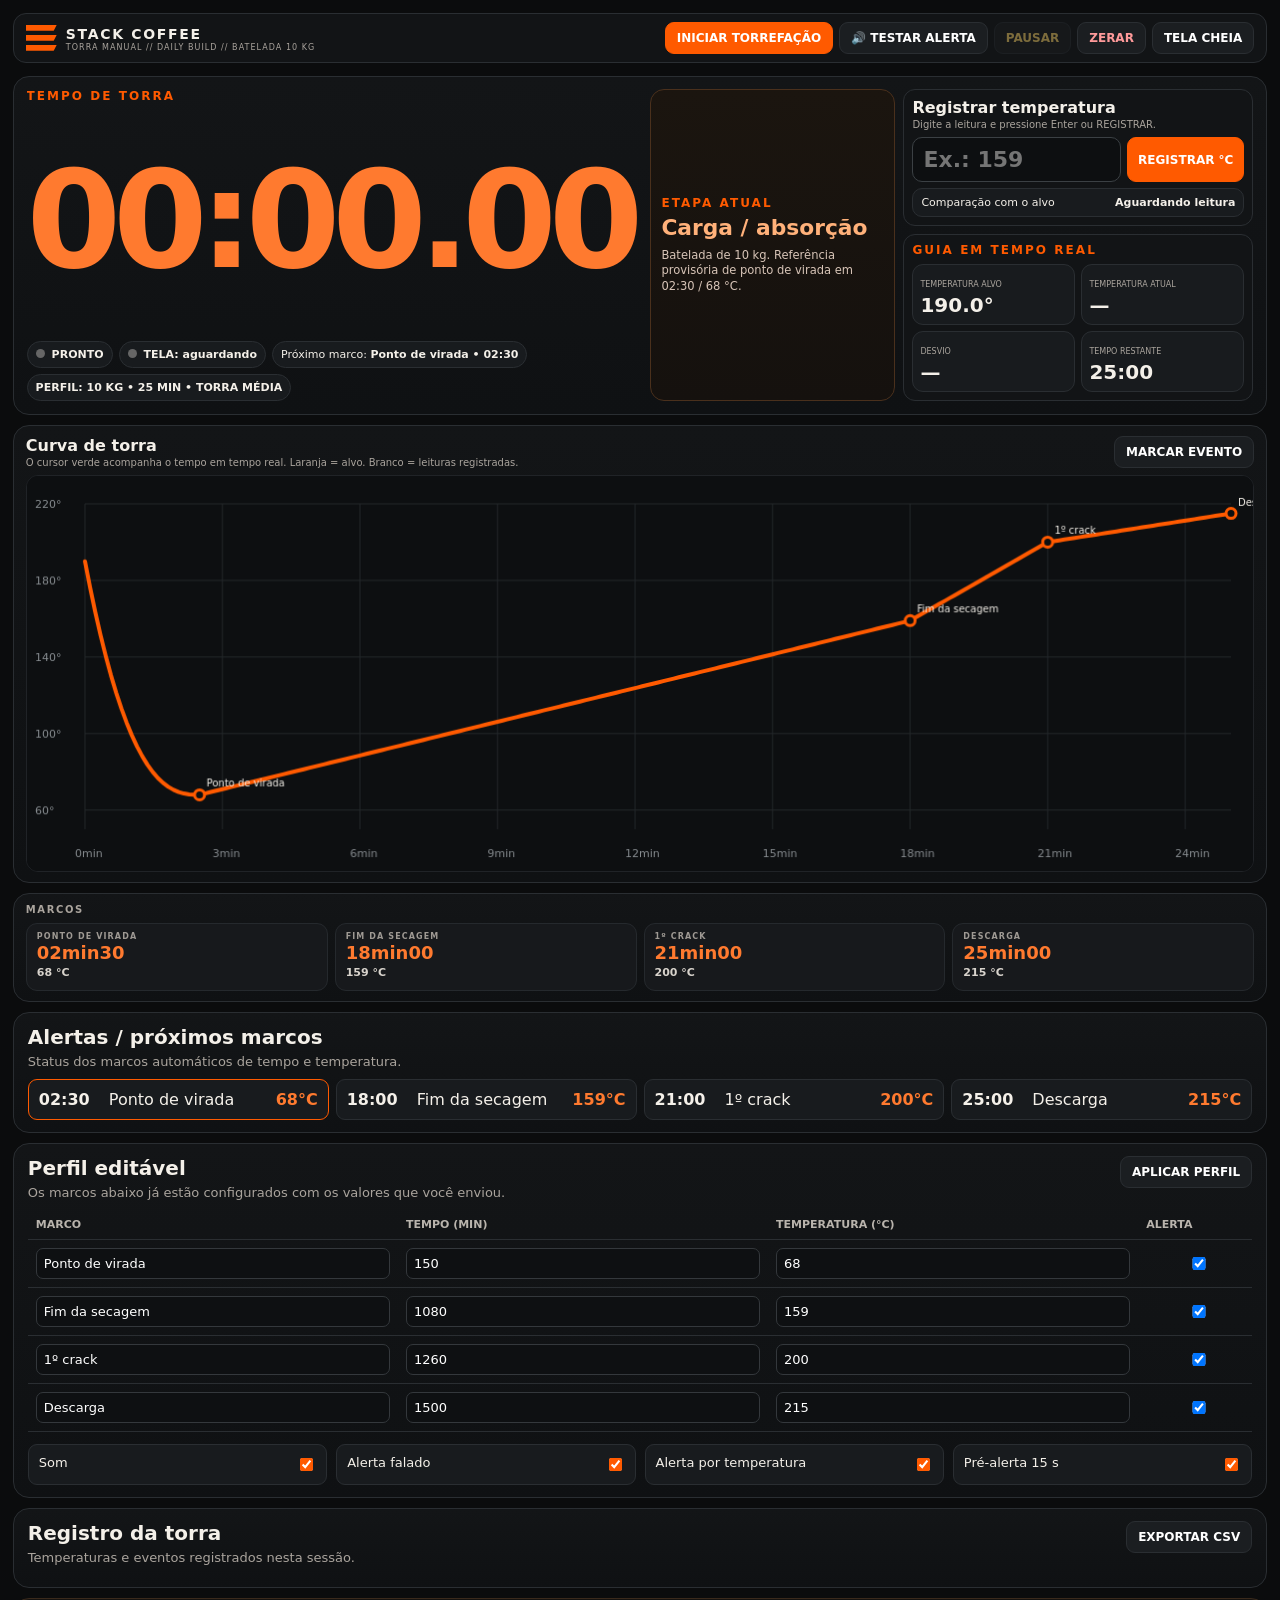
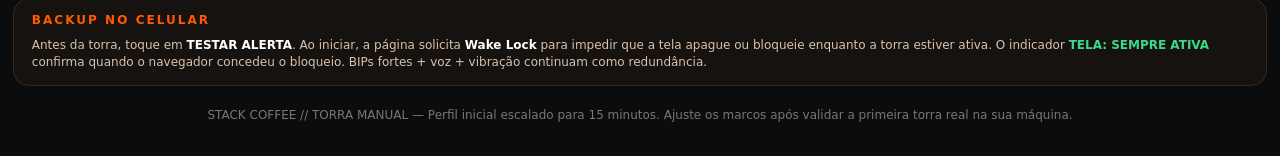
<file: torrefacao/stackcoffee-torramanual-v20-curva-10kg-25min-215c.html>
<!doctype html>
<html lang="pt-BR">
<head>
<meta charset="utf-8">
<meta name="viewport" content="width=device-width,initial-scale=1,viewport-fit=cover">
<meta name="theme-color" content="#0c0d0e">
<title>Stack Coffee — Torra Manual</title>
<style>
:root{
  --bg:#0b0c0d; --panel:#121416; --panel2:#181b1e; --line:#2a2e32;
  --text:#f4f0e9; --muted:#aaa49d; --orange:#ff5a00; --orange2:#ff7a2f;
  --green:#39d98a; --yellow:#ffca3a; --red:#ff4d4f; --cream:#f6eee2;
}
*{box-sizing:border-box} body{margin:0;background:var(--bg);color:var(--text);font-family:Inter,system-ui,Arial,sans-serif}
button,input{font:inherit}.app{max-width:1500px;margin:auto;padding:16px}
.topbar{display:flex;gap:16px;justify-content:space-between;align-items:center;padding:14px 16px;background:#121416;border:1px solid var(--line);border-radius:16px;position:sticky;top:8px;z-index:10}
.brand{display:flex;align-items:center;gap:12px}.bars{width:38px;display:grid;gap:5px}.bars i{height:7px;background:var(--orange);clip-path:polygon(0 0,100% 0,90% 100%,0 100%)}
.brand strong{letter-spacing:.12em}.brand small{display:block;color:var(--muted);font-size:10px;letter-spacing:.13em}
.actions{display:flex;gap:8px;flex-wrap:wrap}.btn{border:1px solid var(--line);border-radius:9px;background:#1b1e21;color:#fff;padding:10px 13px;font-weight:800;cursor:pointer}.btn.primary{background:var(--orange);border-color:var(--orange)}.btn.pause{color:#ffd86a}.btn.danger{color:#ff9a9a}.btn:disabled{opacity:.45;cursor:not-allowed}

.grid{display:grid;grid-template-columns:minmax(0,1.8fr) minmax(350px,.8fr);gap:16px;margin-top:16px}.card{background:linear-gradient(180deg,#131517,#0f1113);border:1px solid var(--line);border-radius:16px}
.control-stack{display:grid;grid-template-rows:auto 1fr;gap:16px;min-width:0}
.timer-card{padding:16px;min-height:340px}
.timer-layout{
  display:grid;
  grid-template-columns:minmax(0,1fr) minmax(250px,320px);
  gap:14px;
  height:100%;
  align-items:stretch
}
.timer-main{
  min-width:0;
  display:flex;
  flex-direction:column;
  overflow:hidden
}
.timer-phase{
  min-width:0;
  display:flex;
  align-items:stretch
}
.timer-phase .phase{
  margin:0;
  width:100%;
  display:flex;
  flex-direction:column;
  justify-content:center;
  padding:16px;
  border-radius:14px;
  background:linear-gradient(180deg,#1b150f,#15110e);
  border:1px solid #4a301c
}
.timer-phase .phase b{font-size:clamp(20px,2vw,28px);line-height:1.08;margin-top:6px;color:#ffb17a}
.timer-phase .phase p{font-size:clamp(11px,1vw,14px);line-height:1.4;margin-top:9px;color:#d7c4b7}
.kicker{color:var(--orange);font-weight:900;font-size:12px;letter-spacing:.17em;text-transform:uppercase}
.timer{
  font-variant-numeric:tabular-nums;
  font-size:96px;
  line-height:.82;
  color:var(--orange2);
  font-weight:900;
  letter-spacing:-.055em;
  margin:0;
  flex:1;
  display:flex;
  align-items:center;
  white-space:nowrap;
  max-width:100%;
  overflow:visible
}
.status{display:flex;gap:9px;flex-wrap:wrap}.pill{padding:8px 10px;border-radius:999px;background:#181b1e;border:1px solid var(--line);font-size:13px}.dot{display:inline-block;width:9px;height:9px;border-radius:50%;background:#666;margin-right:7px}.running{background:var(--green)}.paused{background:var(--yellow)}
.side{padding:14px}.metrics{display:grid;grid-template-columns:1fr 1fr;gap:8px;margin-top:8px}.metric{padding:10px;background:#181b1e;border:1px solid var(--line);border-radius:11px}.metric span{font-size:9px;color:var(--muted);text-transform:uppercase}.metric b{display:block;font-size:24px;margin-top:3px}
.phase{margin-top:10px;padding:14px;border-radius:12px;background:#1b150f;border:1px solid #4a301c}.phase b{font-size:21px;color:#ffb17a}.phase p{font-size:13px;color:#d7c4b7;margin:5px 0 0}

.milestones{margin-top:16px;background:linear-gradient(180deg,#131517,#0f1113);color:var(--text);border:1px solid var(--line);border-radius:16px;padding:16px 18px}
.milestones h2{font-family:inherit;font-size:13px;margin:0 0 14px;color:var(--muted);font-weight:900;letter-spacing:.16em;text-transform:uppercase}
.milestone-grid{display:grid;grid-template-columns:repeat(4,1fr);gap:10px}
.milestone{padding:12px 14px;background:#17191c;border:1px solid #25292d;border-radius:11px;min-height:92px}
.milestone .label{font-size:10px;font-weight:900;letter-spacing:.14em;color:#9f9a94;text-transform:uppercase}
.milestone .time{font-family:inherit;font-size:24px;font-weight:900;color:var(--orange2);line-height:1.05;margin-top:6px;font-variant-numeric:tabular-nums}
.milestone .temp{font-size:14px;margin-top:5px;color:#d8d3cc;font-weight:700}

.chart-card,.temp-card,.events-card,.profile-card,.log-card{padding:18px}.head{display:flex;justify-content:space-between;gap:12px;align-items:flex-start}.head h2{margin:0;font-size:20px}.head p{margin:5px 0 0;color:var(--muted);font-size:13px}
.chart-wide{margin-top:10px}.chart-wide canvas{display:block;width:100%;height:500px;background:#0d0f11;border:1px solid #202327;border-radius:12px;margin-top:12px}
.events-card{margin-top:16px}.events-card .events{grid-template-columns:repeat(4,1fr)}
.temp-card{padding:16px}.temp-card .head h2{font-size:18px}.temp-card .head p{font-size:12px}.temp-entry{margin-top:10px}
.temp-entry{display:grid;grid-template-columns:1fr auto;gap:8px;margin-top:12px}.temp-entry input{min-width:0;background:#0d0f11;color:#fff;border:1px solid #3b4044;border-radius:10px;padding:13px;font-size:27px;font-weight:900}
.compare{display:flex;justify-content:space-between;gap:8px;margin-top:10px;padding:11px;border-radius:10px;background:#181b1e;border:1px solid var(--line);font-size:13px}
.good{color:var(--green)}.warn{color:var(--yellow)}.bad{color:var(--red)}.events{display:grid;gap:7px;margin-top:10px}.event{display:grid;grid-template-columns:62px 1fr auto;gap:8px;padding:10px;background:#181b1e;border:1px solid var(--line);border-radius:9px}.event.current{border-color:var(--orange)}.event.done{opacity:.55}.event time,.event .temp{font-weight:800}.event .temp{color:var(--orange2)}
.section{margin-top:16px}.profile-table{width:100%;border-collapse:collapse;margin-top:10px;font-size:13px}.profile-table th,.profile-table td{border-bottom:1px solid var(--line);padding:8px}.profile-table th{text-align:left;color:#b9b4ad;font-size:11px;text-transform:uppercase}.profile-table input{width:100%;background:#0e1012;border:1px solid #34383c;color:#fff;border-radius:7px;padding:7px}
.toggles{display:grid;grid-template-columns:repeat(4,1fr);gap:9px;margin-top:12px}.toggle{display:flex;justify-content:space-between;gap:10px;background:#181b1e;padding:10px;border-radius:9px;border:1px solid var(--line);font-size:13px}.toggle input{accent-color:var(--orange)}
.log{display:grid;gap:6px;max-height:240px;overflow:auto;margin-top:10px}.log-entry{font-size:12px;padding:7px 9px;border-left:3px solid var(--line);background:#151719}.log-entry.alert{border-left-color:var(--orange);color:#fff}
.note{color:var(--muted);font-size:12px;line-height:1.4;margin-top:10px}.footer{text-align:center;color:#777;padding:22px;font-size:12px}

/* MODO OPERACIONAL COMPACTO — notebook / telas baixas */
@media (min-width:951px) and (max-height:900px){
  .app{max-width:1600px;padding:8px 12px}
  .topbar{padding:8px 12px;border-radius:13px;top:4px}
  .brand{gap:9px}.bars{width:31px;gap:4px}.bars i{height:6px}
  .brand strong{font-size:14px}.brand small{font-size:8px}
  .actions{gap:6px}.btn{padding:8px 11px;font-size:12px}

  .grid{grid-template-columns:minmax(0,1.9fr) minmax(330px,.72fr);gap:10px;margin-top:10px}
  .control-stack{gap:10px}
  .timer-card{padding:12px 14px;min-height:255px;max-height:265px}
  .timer-layout{grid-template-columns:minmax(0,1.62fr) minmax(260px,.68fr);gap:10px}
  .timer-card .kicker{font-size:9px}
  .timer{font-size:clamp(78px,8.8vw,142px);line-height:.82;align-items:center}
  .timer-phase .phase{padding:12px}
  .timer-phase .phase .kicker{font-size:8px}
  .timer-phase .phase b{font-size:21px}
  .timer-phase .phase p{font-size:10px;line-height:1.3;margin-top:6px}
  .status{gap:6px}.pill{padding:6px 8px;font-size:11px}

  .temp-card{padding:12px}.temp-card .head h2{font-size:15px}.temp-card .head p{font-size:10px;margin-top:2px}
  .temp-entry{margin-top:7px;gap:6px}.temp-entry input{padding:9px 10px;font-size:22px}.temp-entry .btn{padding:8px 10px}
  .compare{margin-top:6px;padding:7px 8px;font-size:11px}
  .side{padding:10px}.side .kicker{font-size:9px}
  .metrics{gap:6px;margin-top:6px}.metric{padding:7px}.metric span{font-size:8px}.metric b{font-size:20px;margin-top:2px}

  .chart-wide{margin-top:7px;padding:10px 12px}
  .chart-wide .head h2{font-size:16px}.chart-wide .head p{font-size:10px;margin-top:2px}
  .chart-wide canvas{height:310px;margin-top:7px}

  .milestones{margin-top:10px;padding:10px 12px}.milestones h2{margin-bottom:8px;font-size:10px}
  .milestone-grid{gap:7px}.milestone{padding:8px 10px;min-height:68px}.milestone .label{font-size:8px}.milestone .time{font-size:18px;margin-top:3px}.milestone .temp{font-size:11px;margin-top:3px}

  .events-card,.profile-card,.log-card{padding:12px 14px}.section,.events-card{margin-top:10px}
}

/* Tela ainda mais baixa, comum em notebooks 1366x768 */
@media (min-width:951px) and (max-height:780px){
  .timer-card{min-height:225px;max-height:235px}
  .timer-layout{grid-template-columns:minmax(0,1.7fr) minmax(240px,.62fr)}
  .timer-phase .phase b{font-size:18px}
  .timer-phase .phase p{font-size:9px}
  .chart-wide canvas{height:285px}
  .topbar{position:static}
}

@media(max-width:950px){.grid,.main{grid-template-columns:1fr}.timer-layout{grid-template-columns:1fr}.timer-phase .phase{min-height:120px}.milestone-grid{grid-template-columns:1fr 1fr}.toggles{grid-template-columns:1fr 1fr}}
@media(max-width:560px){.app{padding:9px}.topbar{position:static;align-items:flex-start}.milestone-grid{grid-template-columns:1fr 1fr;gap:8px}.milestone{padding:10px}.milestone .time{font-size:20px}.milestones h2{font-size:12px;margin-bottom:10px}.toggles{grid-template-columns:1fr}}

/* ===== V10: proteção contra sobreposição ===== */
@media (max-width: 1280px){
  .timer-layout{
    grid-template-columns:minmax(0,1fr) minmax(220px,280px);
    gap:10px
  }
  .timer-phase .phase{
    padding:12px
  }
}

@media (max-width: 1100px){
  .timer-layout{
    grid-template-columns:minmax(0,1fr) 240px
  }
  .status{
    gap:6px
  }
  .pill{
    font-size:11px;
    padding:7px 9px
  }
}

@media (max-width: 900px){
  .timer-card{
    min-height:auto
  }
  .timer-layout{
    grid-template-columns:1fr;
    height:auto
  }
  .timer-main{
    min-height:250px
  }
  .timer{
    font-size:clamp(72px,17vw,128px);
    min-height:150px
  }
  .timer-phase .phase{
    min-height:120px
  }
}

@media (max-width: 620px){
  .timer-main{
    min-height:220px
  }
  .timer{
    font-size:clamp(56px,16vw,92px);
    letter-spacing:-.045em
  }
  .status{
    flex-direction:column;
    align-items:flex-start
  }
  .pill{
    width:100%;
    justify-content:flex-start
  }
}

/* em notebooks baixos, preservar gráfico visível sem esmagar o relógio */
@media (min-width:901px) and (max-height:820px){
  .timer-card{min-height:250px;max-height:270px;padding:12px 14px}
  .timer-layout{grid-template-columns:minmax(0,1fr) minmax(220px,270px);gap:10px}
  .timer-phase .phase{padding:10px}
  .timer-phase .phase b{font-size:18px}
  .timer-phase .phase p{font-size:10px;line-height:1.3}
  .chart-wide{margin-top:7px}
  .chart-wide canvas{height:300px}
}


/* ===== V11: cronômetro dimensionado pela largura REAL da coluna ===== */
.timer-main{min-width:0;overflow:hidden}
.timer{width:100%;min-width:0;transform-origin:left center}
.timer-phase{position:relative;z-index:2}
.timer-phase .phase{height:100%}

@media (min-width:901px){
  .timer-layout{
    grid-template-columns:minmax(0,1fr) clamp(240px,21vw,310px);
  }
}
@media (max-width:900px){
  .timer-layout{grid-template-columns:1fr}
  .timer-phase{order:2}
  .timer-main{order:1}
}


/* =========================================================
   V12 — LAYOUT FLUIDO / SEM BURACOS / RESPONSIVO A ZOOM
   Estas regras ficam por último para neutralizar limites
   antigos de altura e manter as colunas perfeitamente alinhadas.
   ========================================================= */

.app{
  width:min(100%, 1680px);
  max-width:1680px;
  padding:clamp(8px,1vw,16px);
}

.topbar{
  width:100%;
  min-width:0;
}

.grid{
  display:grid;
  grid-template-columns:minmax(0, 1fr) minmax(360px, 28%);
  gap:clamp(8px,1vw,14px);
  margin-top:clamp(8px,1vw,14px);
  align-items:stretch;
}

.grid > *{
  min-width:0;
}

/* O card do relógio sempre acompanha a altura real da coluna direita */
.timer-card{
  min-height:0 !important;
  max-height:none !important;
  height:100% !important;
  padding:clamp(12px,1.1vw,18px);
  overflow:hidden;
}

.timer-layout{
  height:100% !important;
  min-height:0;
  grid-template-columns:minmax(0, 1fr) clamp(230px, 20vw, 320px) !important;
  gap:clamp(8px,.9vw,14px) !important;
}

.timer-main{
  min-width:0;
  min-height:0;
  height:100%;
  display:flex;
  flex-direction:column;
  justify-content:space-between;
  overflow:hidden;
}

.timer{
  min-width:0;
  width:100%;
  min-height:0;
  max-width:100%;
  flex:1 1 auto;
  overflow:visible;
}

.status{
  flex:0 0 auto;
  gap:clamp(5px,.5vw,9px);
}

.pill{
  white-space:nowrap;
  max-width:100%;
}

.timer-phase{
  min-width:0;
  height:100%;
  align-self:stretch;
}

.timer-phase .phase{
  height:100% !important;
  min-height:0 !important;
  padding:clamp(12px,1vw,18px);
}

/* A coluna de controles passa a ser uma unidade com a mesma altura do timer */
.control-stack{
  display:grid;
  grid-template-rows:auto minmax(0,1fr);
  gap:clamp(8px,1vw,14px);
  height:100%;
  min-height:0;
}

.control-stack > .card{
  min-width:0;
}

.control-stack .side{
  height:100%;
  min-height:0;
  display:flex;
  flex-direction:column;
}

.control-stack .side .metrics{
  flex:1;
}

/* Gráfico cola no bloco superior sem folga artificial */
.chart-wide{
  margin-top:clamp(8px,1vw,12px) !important;
  width:100%;
}

.chart-wide canvas{
  width:100%;
  height:clamp(300px, 34vw, 500px);
}

/* Desktop / notebook */
@media (min-width: 1101px){
  .grid{
    grid-template-columns:minmax(0, 1fr) minmax(350px, 27%);
  }
}

/* Zoom maior ou notebook mais estreito: coluna direita encolhe antes de quebrar */
@media (max-width: 1100px){
  .grid{
    grid-template-columns:minmax(0, 1fr) minmax(310px, 34%);
  }
  .timer-layout{
    grid-template-columns:minmax(0,1fr) minmax(210px,260px) !important;
  }
  .pill{
    font-size:10px;
    padding:6px 8px;
  }
}

/* Tablet / zoom elevado: empilha os dois grandes blocos sem sobreposição */
@media (max-width: 820px){
  .topbar{
    position:static;
    flex-wrap:wrap;
  }
  .actions{
    width:100%;
    justify-content:flex-start;
  }
  .grid{
    grid-template-columns:1fr;
  }
  .timer-card{
    height:auto !important;
  }
  .timer-layout{
    grid-template-columns:1fr !important;
    height:auto !important;
  }
  .timer-main{
    min-height:230px;
  }
  .timer-phase{
    height:auto;
  }
  .timer-phase .phase{
    min-height:110px !important;
  }
  .control-stack{
    height:auto;
    grid-template-rows:auto auto;
  }
  .chart-wide canvas{
    height:clamp(280px,55vw,420px);
  }
}

/* Celular */
@media (max-width: 560px){
  .app{
    padding:6px;
  }
  .topbar{
    border-radius:12px;
    padding:10px;
  }
  .brand strong{
    font-size:14px;
  }
  .actions{
    display:grid;
    grid-template-columns:1fr 1fr;
  }
  .actions .btn{
    width:100%;
    min-height:44px;
  }
  .timer-main{
    min-height:205px;
  }
  .timer{
    min-height:120px;
  }
  .status{
    display:grid;
    grid-template-columns:1fr;
    width:100%;
  }
  .pill{
    width:100%;
    white-space:normal;
  }
  .temp-entry{
    grid-template-columns:1fr;
  }
  .temp-entry .btn{
    min-height:48px;
  }
  .metrics{
    grid-template-columns:1fr 1fr;
  }
  .chart-wide{
    padding:10px;
  }
  .chart-wide .head{
    flex-direction:column;
  }
  .chart-wide .head .btn{
    width:100%;
  }
  .chart-wide canvas{
    height:310px;
  }
}

/* Telas baixas: compacta conteúdo, mas NUNCA cria max-height no timer */
@media (min-width:821px) and (max-height:820px){
  .topbar{
    position:static;
    padding:8px 12px;
  }
  .grid{
    margin-top:8px;
    gap:8px;
  }
  .timer-card{
    min-height:0 !important;
    max-height:none !important;
    height:100% !important;
    padding:10px 12px;
  }
  .timer-phase .phase{
    padding:10px;
  }
  .temp-card,
  .side{
    padding:9px 10px;
  }
  .chart-wide{
    margin-top:8px !important;
    padding:10px 12px;
  }
  .chart-wide canvas{
    height:clamp(270px,34vh,340px);
  }
}


/* =========================================================
   V13 — PAINEL OPERACIONAL UNIFICADO
   Um único card no topo elimina diferenças de altura entre colunas.
   ========================================================= */

.grid,.control-stack,.timer-card,.timer-layout,.timer-main,.timer-phase{all:unset}

.operation-panel{
  margin-top:clamp(8px,1vw,14px);
  padding:clamp(10px,1vw,16px);
  display:grid;
  grid-template-columns:minmax(0,1fr) minmax(220px,280px) minmax(330px,390px);
  grid-template-areas:"timer phase controls";
  gap:clamp(8px,1vw,14px);
  align-items:stretch;
  min-width:0;
  overflow:hidden;
}

.op-timer{
  grid-area:timer;
  min-width:0;
  display:flex;
  flex-direction:column;
  justify-content:space-between;
  overflow:hidden;
}

.op-phase{
  grid-area:phase;
  min-width:0;
  display:flex;
}

.op-phase .phase{
  width:100%;
  margin:0;
  min-height:0;
  display:flex;
  flex-direction:column;
  justify-content:center;
  padding:clamp(12px,1vw,18px);
  border-radius:14px;
  background:linear-gradient(180deg,#1b150f,#15110e);
  border:1px solid #4a301c;
}

.op-phase .phase b{
  font-size:clamp(18px,1.7vw,27px);
  line-height:1.08;
  margin-top:6px;
  color:#ffb17a;
}

.op-phase .phase p{
  margin:8px 0 0;
  color:#d7c4b7;
  font-size:clamp(10px,.9vw,13px);
  line-height:1.35;
}

.op-controls{
  grid-area:controls;
  min-width:0;
  display:grid;
  grid-template-rows:auto 1fr;
  gap:8px;
}

.temp-block,.guide-block{
  min-width:0;
  border:1px solid var(--line);
  background:#121416;
  border-radius:12px;
  padding:10px;
}

.temp-block .head h2{
  font-size:16px;
  margin:0;
}

.temp-block .head p{
  font-size:10px;
  margin:2px 0 0;
}

.guide-block{
  display:flex;
  flex-direction:column;
}

.guide-block .metrics{
  flex:1;
  margin-top:7px;
}

.timer{
  font-variant-numeric:tabular-nums;
  font-size:92px;
  line-height:.82;
  color:var(--orange2);
  font-weight:900;
  letter-spacing:-.055em;
  margin:0;
  flex:1;
  display:flex;
  align-items:center;
  white-space:nowrap;
  min-width:0;
  max-width:100%;
  overflow:visible;
}

.operation-panel .status{
  margin-top:6px;
  gap:6px;
  flex-wrap:wrap;
}

.operation-panel .pill{
  font-size:11px;
  padding:6px 8px;
  white-space:nowrap;
}

.chart-wide{
  margin-top:clamp(7px,.8vw,10px)!important;
}

.chart-wide canvas{
  height:clamp(290px,31vw,470px);
}

/* Notebook típico / zoom moderado */
@media (max-width:1350px){
  .operation-panel{
    grid-template-columns:minmax(0,1fr) minmax(205px,245px) minmax(300px,350px);
    gap:8px;
  }
  .op-phase .phase{padding:10px}
  .temp-block,.guide-block{padding:8px}
  .metric{padding:7px}
  .metric b{font-size:20px}
}

/* Tablet e zoom alto: etapa vai abaixo do relógio, controles continuam ao lado */
@media (max-width:1050px){
  .operation-panel{
    grid-template-columns:minmax(0,1fr) minmax(300px,38%);
    grid-template-areas:
      "timer controls"
      "phase controls";
  }
  .op-phase .phase{
    min-height:95px;
  }
  .chart-wide canvas{height:360px}
}

/* Celular / tela estreita: tudo empilha sem sobreposição */
@media (max-width:760px){
  .operation-panel{
    grid-template-columns:1fr;
    grid-template-areas:
      "timer"
      "phase"
      "controls";
  }
  .op-timer{min-height:210px}
  .op-phase .phase{min-height:105px}
  .op-controls{grid-template-rows:auto auto}
  .timer{min-height:120px}
  .status{display:grid!important;grid-template-columns:1fr}
  .pill{white-space:normal!important;width:100%}
  .temp-entry{grid-template-columns:1fr}
  .temp-entry .btn{min-height:46px}
  .chart-wide canvas{height:310px}
}

/* Telas baixas: compactar somente internamente, sem criar altura artificial */
@media (min-width:761px) and (max-height:820px){
  .operation-panel{
    padding:8px 10px;
    gap:8px;
  }
  .op-phase .phase{padding:9px}
  .op-phase .phase b{font-size:17px}
  .op-phase .phase p{font-size:9px}
  .temp-block,.guide-block{padding:7px 8px}
  .temp-entry{margin-top:6px}
  .metric{padding:6px}
  .metric b{font-size:19px}
  .chart-wide{margin-top:7px!important;padding:9px 11px}
  .chart-wide canvas{height:300px}
}


/* =========================================================
   V14 — TIMER GRANDE E RESPONSIVO
   O relógio usa o maior tamanho possível sem invadir a etapa.
   ========================================================= */

.operation-panel{
  grid-template-columns:minmax(0,1.55fr) minmax(220px,280px) minmax(330px,390px);
  align-items:stretch;
}

.op-timer{
  min-height:0;
  overflow:hidden;
}

.op-timer .kicker{
  flex:0 0 auto;
}

.timer{
  flex:1 1 auto;
  display:flex;
  align-items:center;
  justify-content:flex-start;
  width:100%;
  max-width:100%;
  min-width:0;
  min-height:0;
  overflow:visible;
  white-space:nowrap;
  line-height:.78;
  letter-spacing:-.06em;
}

.operation-panel .status{
  flex:0 0 auto;
  margin-top:4px;
}

@media (max-width:1350px){
  .operation-panel{
    grid-template-columns:minmax(0,1.45fr) minmax(205px,245px) minmax(300px,350px);
  }
}

@media (max-width:1050px){
  .operation-panel{
    grid-template-columns:minmax(0,1fr) minmax(290px,36%);
    grid-template-areas:
      "timer controls"
      "phase controls";
  }
}

@media (max-width:760px){
  .operation-panel{
    grid-template-columns:1fr;
    grid-template-areas:
      "timer"
      "phase"
      "controls";
  }
  .op-timer{
    min-height:230px;
  }
}


/* V15 — timer medido pelo texto real */
@media (min-width: 1200px){
  .op-timer{min-height:300px}
}
@media (min-width: 901px) and (max-width:1199px){
  .op-timer{min-height:270px}
}


/* V16 — cronômetro estável: tamanho não muda durante a contagem */
.timer{
  font-variant-numeric: tabular-nums;
  font-feature-settings: "tnum" 1;
  transform:none !important;
  transition:none !important;
  animation:none !important;
  will-change:auto;
}

</style>
</head>
<body>
<div class="app">
  <header class="topbar">
    <div class="brand"><div class="bars"><i></i><i></i><i></i></div><div><strong>STACK COFFEE</strong><small>TORRA MANUAL // DAILY BUILD // BATELADA 10 KG</small></div></div>
    <div class="actions">
      <button class="btn primary" id="startBtn">INICIAR TORREFAÇÃO</button>
      <button class="btn" id="testAlertBtn">🔊 TESTAR ALERTA</button>
      <button class="btn pause" id="pauseBtn" disabled>PAUSAR</button>
      <button class="btn danger" id="resetBtn">ZERAR</button>
      <button class="btn" id="fullscreenBtn">TELA CHEIA</button>
    </div>
  </header>

  <section class="card operation-panel">
    <div class="op-timer">
      <div class="kicker">TEMPO DE TORRA</div>
      <div class="timer" id="timer">00:00.00</div>
      <div class="status">
        <span class="pill"><span class="dot" id="statusDot"></span><b id="statusText">PRONTO</b></span>
        <span class="pill"><span class="dot" id="wakeDot"></span><b id="wakeStatus">TELA: aguardando</b></span>
        <span class="pill">Próximo marco: <b id="nextAlert">Ponto de virada • 02:30</b></span>
        <span class="pill"><b>PERFIL: 10 KG • 25 MIN • TORRA MÉDIA</b></span>
      </div>
    </div>

    <div class="op-phase">
      <div class="phase">
        <div class="kicker">ETAPA ATUAL</div>
        <b id="phaseName">Carga / absorção</b>
        <p id="phaseHelp">Inicie o cronômetro no momento da entrada do café.</p>
      </div>
    </div>

    <div class="op-controls">
      <div class="temp-block">
        <div class="head"><div><h2>Registrar temperatura</h2><p>Digite a leitura e pressione Enter ou REGISTRAR.</p></div></div>
        <div class="temp-entry">
          <input id="tempInput" type="number" step="0.1" min="0" max="300" placeholder="Ex.: 159">
          <button class="btn primary" id="tempBtn">REGISTRAR °C</button>
        </div>
        <div class="compare"><span>Comparação com o alvo</span><b id="devText">Aguardando leitura</b></div>
      </div>

      <div class="guide-block">
        <div class="kicker">GUIA EM TEMPO REAL</div>
        <div class="metrics">
          <div class="metric"><span>Temperatura alvo</span><b id="targetTemp">190.0°</b></div>
          <div class="metric"><span>Temperatura atual</span><b id="currentTemp">—</b></div>
          <div class="metric"><span>Desvio</span><b id="deviation">—</b></div>
          <div class="metric"><span>Tempo restante</span><b id="timeRemaining">25:00</b></div>
        </div>
      </div>
    </div>
  </section>

  <section class="card chart-card chart-wide">
    <div class="head"><div><h2>Curva de torra</h2><p>O cursor verde acompanha o tempo em tempo real. Laranja = alvo. Branco = leituras registradas.</p></div><button class="btn" id="markBtn">MARCAR EVENTO</button></div>
    <canvas id="chart"></canvas>
  </section>

  <section class="milestones">
    <h2>Marcos</h2>
    <div class="milestone-grid">
      <div class="milestone"><div class="label">Ponto de virada</div><div class="time">02min30</div><div class="temp">68 °C</div></div>
      <div class="milestone"><div class="label">Fim da secagem</div><div class="time">18min00</div><div class="temp">159 °C</div></div>
      <div class="milestone"><div class="label">1º crack</div><div class="time">21min00</div><div class="temp">200 °C</div></div>
      <div class="milestone"><div class="label">Descarga</div><div class="time">25min00</div><div class="temp">215 °C</div></div>
    </div>
  </section>

  <section class="card events-card">
    <div class="head"><div><h2>Alertas / próximos marcos</h2><p>Status dos marcos automáticos de tempo e temperatura.</p></div></div>
    <div id="events" class="events"></div>
  </section>

  <section class="section card profile-card">
    <div class="head"><div><h2>Perfil editável</h2><p>Os marcos abaixo já estão configurados com os valores que você enviou.</p></div><button class="btn" id="applyProfileBtn">APLICAR PERFIL</button></div>
    <table class="profile-table"><thead><tr><th>Marco</th><th>Tempo (min)</th><th>Temperatura (°C)</th><th>Alerta</th></tr></thead><tbody id="profileRows"></tbody></table>
    <div class="toggles">
      <label class="toggle">Som <input id="soundToggle" type="checkbox" checked></label>
      <label class="toggle">Alerta falado <input id="speechToggle" type="checkbox" checked></label>
      <label class="toggle">Alerta por temperatura <input id="tempAlertToggle" type="checkbox" checked></label>
      <label class="toggle">Pré-alerta 15 s <input id="preAlertToggle" type="checkbox" checked></label>
    </div>
  </section>

  <section class="section card log-card">
    <div class="head"><div><h2>Registro da torra</h2><p>Temperaturas e eventos registrados nesta sessão.</p></div><button class="btn" id="exportBtn">EXPORTAR CSV</button></div>
    <div id="log" class="log"></div>
  </section>

  <div class="section card" style="padding:14px 18px;border-color:#3a2a1c;background:#15120f">
    <div class="kicker">BACKUP NO CELULAR</div>
    <div class="note" style="color:#d9c2ae">Antes da torra, toque em <b style="color:#fff">TESTAR ALERTA</b>. Ao iniciar, a página solicita <b style="color:#fff">Wake Lock</b> para impedir que a tela apague ou bloqueie enquanto a torra estiver ativa. O indicador <b style="color:#39d98a">TELA: SEMPRE ATIVA</b> confirma quando o navegador concedeu o bloqueio. BIPs fortes + voz + vibração continuam como redundância.</div>
  </div>

  <div class="footer">STACK COFFEE // TORRA MANUAL — Perfil inicial escalado para 15 minutos. Ajuste os marcos após validar a primeira torra real na sua máquina.</div>
</div>

<script>
(()=>{
const base=[
{name:"Carga",sec:0,temp:190,alert:false,help:"Entrada de 10 kg de café no tambor."},
{name:"Ponto de virada",sec:150,temp:68,alert:true,help:"Referência provisória do ponto de virada; ajuste após a próxima leitura real."},
{name:"Fim da secagem",sec:1080,temp:159,alert:true,help:"Fim da secagem observado aos 18 minutos; início da fase de Maillard."},
{name:"1º crack",sec:1260,temp:200,alert:true,help:"Primeiro crack observado aos 21 minutos, aproximadamente 200 °C."},
{name:"Descarga",sec:1500,temp:215,alert:true,help:"Descarga observada a 215 °C, 4 minutos após o 1º crack."}
];
let profile=structuredClone(base),state="idle",startAt=0,pauseAt=0,paused=0,elapsed=0,raf=null,actual=[],logs=[],fired=new Set(),preFired=new Set(),tempFired=new Set(),marks=[];
const $=q=>document.querySelector(q),E={start:$("#startBtn"),testAlert:$("#testAlertBtn"),pause:$("#pauseBtn"),reset:$("#resetBtn"),full:$("#fullscreenBtn"),timer:$("#timer"),dot:$("#statusDot"),status:$("#statusText"),wakeDot:$("#wakeDot"),wakeStatus:$("#wakeStatus"),next:$("#nextAlert"),target:$("#targetTemp"),current:$("#currentTemp"),dev:$("#deviation"),remaining:$("#timeRemaining"),phase:$("#phaseName"),phaseHelp:$("#phaseHelp"),chart:$("#chart"),input:$("#tempInput"),tempBtn:$("#tempBtn"),devText:$("#devText"),events:$("#events"),rows:$("#profileRows"),apply:$("#applyProfileBtn"),sound:$("#soundToggle"),speech:$("#speechToggle"),tempAlert:$("#tempAlertToggle"),pre:$("#preAlertToggle"),log:$("#log"),export:$("#exportBtn"),mark:$("#markBtn")};

const fmt=ms=>{let cs=Math.floor(ms/10)%100,t=Math.floor(ms/1000),s=t%60,m=Math.floor(t/60);return `${String(m).padStart(2,"0")}:${String(s).padStart(2,"0")}.${String(cs).padStart(2,"0")}`};
const clock=s=>`${String(Math.floor(Math.max(0,s)/60)).padStart(2,"0")}:${String(Math.floor(Math.max(0,s)%60)).padStart(2,"0")}`;
const secNow=()=>elapsed/1000,total=()=>profile.at(-1).sec;
function target(sec){if(sec<=profile[0].sec)return profile[0].temp;if(sec>=total())return profile.at(-1).temp;for(let i=0;i<profile.length-1;i++){let a=profile[i],b=profile[i+1];if(sec>=a.sec&&sec<=b.sec){let p=(sec-a.sec)/(b.sec-a.sec);if(i===0)return b.temp+(a.temp-b.temp)*Math.pow(1-p,2.6);return a.temp+(b.temp-a.temp)*p}}return profile[0].temp}
function phase(sec){if(sec<150)return["Carga / absorção","Batelada de 10 kg. Referência provisória de ponto de virada em 02:30 / 68 °C."];if(sec<1080)return["Secagem","Conduza a secagem de forma estável até 18:00 / 159 °C."];if(sec<1260)return["Maillard","Fim da secagem aos 18:00. Desenvolva Maillard até o 1º crack em 21:00 / 200 °C."];if(sec<1500)return["Desenvolvimento","Após o 1º crack, controle 4 minutos de desenvolvimento até a descarga em 25:00 / 215 °C."];return["Descarga / resfriamento","Descarregue a 215 °C e inicie o resfriamento rapidamente."]}
function log(t,c=""){logs.push({sec:secNow(),t});let d=document.createElement("div");d.className="log-entry "+c;d.textContent=`${clock(secNow())} — ${t}`;E.log.prepend(d)}
let audioCtx=null,masterGain=null,wakeLock=null;
let htmlBeep=null;
let audioUnlocked=false;
const EMBEDDED_BEEP="[data-uri]";
function ensureAudio(){
  let ok=false;
  try{
    const C=window.AudioContext||window.webkitAudioContext;
    if(C){
      if(!audioCtx){
        audioCtx=new C();
        masterGain=audioCtx.createGain();
        masterGain.gain.value=0.98;
        masterGain.connect(audioCtx.destination);
      }
      if(audioCtx.state==="suspended"||audioCtx.state==="interrupted"){
        audioCtx.resume().catch(()=>{});
      }
      const o=audioCtx.createOscillator(),g=audioCtx.createGain();
      g.gain.value=0.00001;
      o.connect(g);g.connect(masterGain);o.start();o.stop(audioCtx.currentTime+.02);
      ok=true;
    }
  }catch(e){}

  try{
    if(!htmlBeep){
      htmlBeep=new Audio(EMBEDDED_BEEP);
      htmlBeep.preload="auto";
      htmlBeep.playsInline=true;
      htmlBeep.volume=1;
    }
    if(!audioUnlocked){
      const oldVol=htmlBeep.volume;
      htmlBeep.volume=.01;
      htmlBeep.currentTime=0;
      const p=htmlBeep.play();
      if(p&&p.then){
        p.then(()=>{
          setTimeout(()=>{
            try{
              htmlBeep.pause();
              htmlBeep.currentTime=0;
              htmlBeep.volume=oldVol;
              audioUnlocked=true;
            }catch(e){}
          },40);
        }).catch(()=>{htmlBeep.volume=oldVol;});
      }
    }
    ok=true;
  }catch(e){}
  return ok;
}
function playHtmlBeep(count=1,urgent=false){
  if(!E.sound.checked)return;
  try{
    if(!htmlBeep){
      htmlBeep=new Audio(EMBEDDED_BEEP);
      htmlBeep.preload="auto";
      htmlBeep.playsInline=true;
      htmlBeep.volume=1;
    }
    let i=0;
    const next=()=>{
      if(i>=count)return;
      i++;
      try{
        htmlBeep.pause();
        htmlBeep.currentTime=0;
        htmlBeep.volume=1;
        const p=htmlBeep.play();
        if(p&&p.catch)p.catch(()=>{});
      }catch(e){}
      setTimeout(next,urgent?390:330);
    };
    next();
  }catch(e){}
}
function beep(f=1250,n=3,pattern="normal"){
  if(!E.sound.checked)return;
  const audioOk=ensureAudio();
  if(pattern==="urgent" || !audioCtx || audioCtx.state!=="running"){
    playHtmlBeep(n,pattern==="urgent");
  }
  if(!audioOk || !audioCtx || !masterGain)return;
  try{
    let t=audioCtx.currentTime+.03;
    const dur=pattern==="urgent"?.28:.20;
    const gap=pattern==="urgent"?.10:.12;
    for(let i=0;i<n;i++){
      // dois osciladores juntos deixam o BIP mais cortante e audível em alto-falante de celular
      [f,f*1.52].forEach((freq,j)=>{
        const o=audioCtx.createOscillator(),g=audioCtx.createGain();
        o.type=j===0?"square":"sine";o.frequency.setValueAtTime(freq,t);
        g.gain.setValueAtTime(.0001,t);
        g.gain.exponentialRampToValueAtTime(j===0?.62:.28,t+.012);
        g.gain.setValueAtTime(j===0?.62:.28,t+dur-.035);
        g.gain.exponentialRampToValueAtTime(.0001,t+dur);
        o.connect(g);g.connect(masterGain);o.start(t);o.stop(t+dur+.02);
      });
      t+=dur+gap;
    }
  }catch(e){}
}
function vibrate(kind="normal"){
  if(!navigator.vibrate)return;
  navigator.vibrate(kind==="urgent"?[350,120,350,120,350,120,500]:[220,100,220]);
}
function speak(t){
  if(!E.speech.checked||!("speechSynthesis"in window))return;
  try{
    speechSynthesis.cancel();
    if(speechSynthesis.paused)speechSynthesis.resume();
    const u=new SpeechSynthesisUtterance(t);
    u.lang="pt-BR";u.rate=.90;u.volume=1;u.pitch=1;
    const voices=speechSynthesis.getVoices?.()||[];
    const pt=voices.find(v=>/^pt-BR/i.test(v.lang))||voices.find(v=>/^pt/i.test(v.lang));
    if(pt)u.voice=pt;
    speechSynthesis.speak(u);
  }catch(e){}
}
function ptNumber(n){return Number(n).toFixed(1).replace(".",",")}
function speakTemperature(current,targetTemp,diff){
  if(!E.speech.checked)return;
  const abs=Math.abs(diff);
  let status=abs<=5
    ? `Diferença de ${ptNumber(abs)} graus. Dentro da faixa.`
    : diff>0
      ? `${ptNumber(abs)} graus acima do alvo.`
      : `${ptNumber(abs)} graus abaixo do alvo.`;
  speak(`Temperatura atual ${ptNumber(current)} graus. Alvo ${ptNumber(targetTemp)} graus. ${status}`);
}
function setWakeUI(mode,msg){
  if(!E.wakeStatus||!E.wakeDot)return;
  E.wakeStatus.textContent=msg;
  E.wakeDot.className="dot "+(mode==="on"?"running":mode==="warn"?"paused":"");
}
async function keepAwake(){
  if(!("wakeLock" in navigator)){
    setWakeUI("warn","TELA: Wake Lock indisponível");
    return false;
  }
  if(document.visibilityState!=="visible"){
    setWakeUI("warn","TELA: página em segundo plano");
    return false;
  }
  try{
    if(wakeLock && !wakeLock.released){
      setWakeUI("on","TELA: SEMPRE ATIVA");
      return true;
    }
    wakeLock=await navigator.wakeLock.request("screen");
    setWakeUI("on","TELA: SEMPRE ATIVA");
    wakeLock.addEventListener("release",()=>{
      wakeLock=null;
      if(state==="running"||state==="paused") setWakeUI("warn","TELA: bloqueio liberado");
      else setWakeUI("","TELA: aguardando");
    });
    return true;
  }catch(e){
    wakeLock=null;
    setWakeUI("warn","TELA: não foi possível manter ativa");
    log("Wake Lock não autorizado pelo navegador/sistema");
    return false;
  }
}
async function releaseWake(){
  try{
    if(wakeLock && !wakeLock.released) await wakeLock.release();
  }catch(e){}
  wakeLock=null;
  setWakeUI("","TELA: aguardando");
}
function alertP(p,pre=false){
  if(pre){beep(1050,2);vibrate();speak(`${p.name} em quinze segundos.`)}
  else{beep(1350,5,"urgent");vibrate("urgent");speak(`${p.name}. Referência ${String(p.temp).replace(".",",")} graus.`)}
  log(pre?`Pré-alerta: ${p.name} em 15 s`:`MARCO: ${p.name} — ${p.temp} °C`,"alert")
}
function testAlert(){
  ensureAudio();
  keepAwake();
  beep(1350,5,"urgent");vibrate("urgent");speak("Teste de alerta Stack Coffee. Áudio e voz funcionando. Temperatura de teste, cento e cinquenta e nove graus.");
  log("Teste manual de alerta executado","alert");
}
function sync(){E.start.textContent=state==="paused"?"RETOMAR TORREFAÇÃO":state==="idle"?"INICIAR TORREFAÇÃO":state==="finished"?"TORRA FINALIZADA":"TORRANDO...";E.start.disabled=state==="running"||state==="finished";E.pause.disabled=state!=="running";E.dot.className="dot "+(state==="running"?"running":state==="paused"?"paused":"");E.status.textContent=state==="running"?"TORRANDO":state==="paused"?"PAUSADO":state==="finished"?"FINALIZADO":"PRONTO"}
function start(){ensureAudio();keepAwake();if(state==="paused"){paused+=performance.now()-pauseAt;state="running";log("Torrefação retomada");sync();loop();return}if(state!=="idle")return;state="running";startAt=performance.now();paused=0;elapsed=0;actual=[];logs=[];E.log.innerHTML="";fired.clear();preFired.clear();tempFired.clear();log("Torrefação iniciada","alert");beep(1000,3);vibrate();speak("Torrefação iniciada.");sync();loop()}
function pause(){if(state!=="running")return;state="paused";pauseAt=performance.now();cancelAnimationFrame(raf);log("Torrefação pausada");sync();update()}
function reset(){cancelAnimationFrame(raf);releaseWake();state="idle";elapsed=0;actual=[];marks=[];logs=[];fired.clear();preFired.clear();tempFired.clear();E.log.innerHTML="";E.current.textContent="—";E.dev.textContent="—";E.devText.textContent="Aguardando leitura";sync();update();draw()}
function check(){let s=secNow();profile.forEach((p,i)=>{if(p.alert&&E.pre.checked&&s>=p.sec-15&&s<p.sec&&!preFired.has(i)){preFired.add(i);alertP(p,true)}if(p.alert&&s>=p.sec&&!fired.has(i)){fired.add(i);alertP(p)}});if(s>=total()&&state==="running"){state="finished";cancelAnimationFrame(raf);beep(1500,8,"urgent");vibrate("urgent");speak("Descarga. Finalize a torra e inicie o resfriamento.");log("Descarga atingida","alert");sync();setTimeout(releaseWake,30000)}}
function loop(n=performance.now()){if(state!=="running")return;elapsed=n-startAt-paused;check();update();draw();if(state==="running")raf=requestAnimationFrame(loop)}
function update(){let s=secNow(),tg=target(s),ph=phase(s),next=profile.find(p=>p.sec>s);E.timer.textContent=fmt(elapsed);E.target.textContent=tg.toFixed(1)+"°";E.remaining.textContent=clock(total()-s);E.phase.textContent=ph[0];E.phaseHelp.textContent=ph[1];E.next.textContent=next?`${next.name} • ${clock(next.sec)}`:"—";renderEvents(s)}
function registerTemp(){
  let v=parseFloat(String(E.input.value).replace(",","."));
  if(!Number.isFinite(v))return;
  let s=secNow(),tg=target(s),d=v-tg;
  actual.push({sec:s,temp:v});
  E.current.textContent=v.toFixed(1)+"°";
  E.dev.textContent=(d>=0?"+":"")+d.toFixed(1)+"°";
  let a=Math.abs(d),cls=a<=5?"good":a<=10?"warn":"bad";
  E.dev.className=cls;
  E.devText.textContent=a<=5?"Dentro da faixa":d>0?"Acima do alvo":"Abaixo do alvo";
  E.devText.className=cls;
  log(`Temperatura: ${v.toFixed(1)} °C (alvo ${tg.toFixed(1)} °C)`);
  speakTemperature(v,tg,d);
  if(E.tempAlert.checked)profile.forEach((p,i)=>{
    if(tempFired.has(i))return;
    let prev=actual.length>1?actual.at(-2).temp:null;
    let cross=prev===null?Math.abs(v-p.temp)<=1.2:(prev<p.temp&&v>=p.temp)||(prev>p.temp&&v<=p.temp);
    if(cross){
      tempFired.add(i);
      beep(1200,4,"urgent");
      vibrate("urgent");
      setTimeout(()=>speak(`${p.name}. Temperatura de referência ${ptNumber(p.temp)} graus atingida.`),850);
      log(`Referência por temperatura: ${p.name} — ${p.temp} °C`,"alert");
    }
  });
  E.input.select();
  draw();
}
function renderEvents(s=secNow()){E.events.innerHTML="";let ni=profile.findIndex(p=>p.sec>s);profile.slice(1).forEach((p,j)=>{let i=j+1,d=document.createElement("div");d.className="event"+(s>=p.sec?" done":i===ni?" current":"");d.innerHTML=`<time>${clock(p.sec)}</time><div>${p.name}</div><div class="temp">${String(p.temp).replace(".",",")}°C</div>`;E.events.appendChild(d)})}
function renderRows(){E.rows.innerHTML="";profile.slice(1).forEach((p,j)=>{let i=j+1,tr=document.createElement("tr");tr.innerHTML=`<td><input data-i="${i}" data-k="name" value="${p.name}"></td><td><input data-i="${i}" data-k="sec" type="number" step="1" value="${p.sec}"></td><td><input data-i="${i}" data-k="temp" type="number" step="0.1" value="${p.temp}"></td><td><input data-i="${i}" data-k="alert" type="checkbox" ${p.alert?"checked":""}></td>`;E.rows.appendChild(tr)})}
function apply(){E.rows.querySelectorAll("input").forEach(x=>{let i=+x.dataset.i,k=x.dataset.k;if(k==="alert")profile[i][k]=x.checked;else if(k==="name")profile[i][k]=x.value.trim()||profile[i][k];else profile[i][k]=parseFloat(x.value)||0});profile.sort((a,b)=>a.sec-b.sec);fired.clear();preFired.clear();tempFired.clear();renderRows();update();draw();log("Perfil atualizado");beep(620,2)}
function exportCSV(){let r=[["tempo_seg","tempo","temperatura_c","descricao"]];actual.forEach(p=>r.push([p.sec.toFixed(1),clock(p.sec),p.temp.toFixed(1),"leitura"]));logs.forEach(l=>r.push([l.sec.toFixed(1),clock(l.sec),"",l.t]));let csv=r.map(a=>a.map(v=>`"${String(v).replaceAll('"','""')}"`).join(";")).join("\n"),b=new Blob(["\uFEFF"+csv],{type:"text/csv;charset=utf-8"}),a=document.createElement("a");a.href=URL.createObjectURL(b);a.download="stackcoffee-torra.csv";a.click()}
function draw(){
  let c=E.chart,rect=c.getBoundingClientRect(),dpr=Math.min(devicePixelRatio||1,2),
      W=Math.max(600,Math.round(rect.width*dpr)),H=Math.max(320,Math.round(rect.height*dpr));
  c.width=W;c.height=H;
  let x=c.getContext("2d"),p={l:58*dpr,r:22*dpr,t:28*dpr,b:42*dpr},pw=W-p.l-p.r,ph=H-p.t-p.b,
      maxS=Math.max(900,total()),minT=50,maxT=220,X=s=>p.l+s/maxS*pw,Y=t=>p.t+(1-(t-minT)/(maxT-minT))*ph;
  x.fillStyle="#0d0f11";x.fillRect(0,0,W,H);

  // grade
  x.strokeStyle="#24282b";x.fillStyle="#868b8f";x.font=`${11*dpr}px system-ui`;
  [60,100,140,180,220].forEach(t=>{let y=Y(t);x.beginPath();x.moveTo(p.l,y);x.lineTo(W-p.r,y);x.stroke();x.fillText(t+"°",8*dpr,y+4*dpr)});
  for(let s=0;s<=maxS;s+=180){let xx=X(s);x.beginPath();x.moveTo(xx,p.t);x.lineTo(xx,H-p.b);x.stroke();x.fillText(Math.floor(s/60)+"min",xx-10*dpr,H-14*dpr)}

  // área já percorrida pelo tempo
  let nowS=Math.max(0,Math.min(secNow(),maxS)),nowX=X(nowS);
  if(state!=="idle"){
    x.fillStyle="rgba(57,217,138,.035)";x.fillRect(p.l,p.t,Math.max(0,nowX-p.l),ph);
  }

  // curva alvo
  x.strokeStyle="#ff5a00";x.lineWidth=4*dpr;x.lineJoin="round";x.lineCap="round";x.beginPath();
  for(let i=0;i<=220;i++){let s=maxS*i/220,t=target(s),xx=X(s),yy=Y(t);i?x.lineTo(xx,yy):x.moveTo(xx,yy)}x.stroke();

  // marcos
  profile.slice(1).forEach(m=>{x.fillStyle="#0d0f11";x.strokeStyle="#ff5a00";x.lineWidth=3*dpr;x.beginPath();x.arc(X(m.sec),Y(m.temp),5*dpr,0,Math.PI*2);x.fill();x.stroke();x.fillStyle="#f4f0e9";x.font=`${10*dpr}px system-ui`;x.fillText(m.name,X(m.sec)+7*dpr,Y(m.temp)-8*dpr)});

  // curva real
  if(actual.length){x.strokeStyle="#f4f0e9";x.lineWidth=3*dpr;x.beginPath();actual.forEach((q,i)=>i?x.lineTo(X(q.sec),Y(q.temp)):x.moveTo(X(q.sec),Y(q.temp)));x.stroke();actual.forEach(q=>{let d=Math.abs(q.temp-target(q.sec));x.fillStyle=d<=5?"#39d98a":d<=10?"#ffca3a":"#ff4d4f";x.beginPath();x.arc(X(q.sec),Y(q.temp),4*dpr,0,Math.PI*2);x.fill()})}

  // cursor de tempo em movimento
  if(state!=="idle"){
    x.save();x.strokeStyle="#39d98a";x.lineWidth=2*dpr;x.setLineDash([6*dpr,5*dpr]);x.beginPath();x.moveTo(nowX,p.t);x.lineTo(nowX,H-p.b);x.stroke();x.setLineDash([]);
    x.fillStyle="#39d98a";x.beginPath();x.arc(nowX,Y(target(nowS)),5*dpr,0,Math.PI*2);x.fill();
    let label=`AGORA ${clock(nowS)}`;x.font=`700 ${11*dpr}px system-ui`;let tw=x.measureText(label).width,tx=Math.min(Math.max(p.l,nowX-tw/2),W-p.r-tw);
    x.fillStyle="#153729";x.fillRect(tx-6*dpr,p.t-22*dpr,tw+12*dpr,18*dpr);x.fillStyle="#7ff0b3";x.fillText(label,tx,p.t-9*dpr);x.restore();
  }
}

function fitTimer(){
  const el=E.timer;
  const host=document.querySelector(".op-timer");
  if(!el||!host)return;

  const kicker=host.querySelector(".kicker");
  const status=host.querySelector(".status");

  const availableW=Math.max(180, host.clientWidth-4);
  const reservedH=(kicker?.offsetHeight||0)+(status?.offsetHeight||0)+18;
  const availableH=Math.max(90, host.clientHeight-reservedH);

  let probe=document.getElementById("timerProbe");
  if(!probe){
    probe=document.createElement("span");
    probe.id="timerProbe";
    probe.setAttribute("aria-hidden","true");
    Object.assign(probe.style,{
      position:"absolute",
      visibility:"hidden",
      pointerEvents:"none",
      whiteSpace:"nowrap",
      width:"max-content",
      height:"auto",
      left:"-10000px",
      top:"-10000px"
    });
    document.body.appendChild(probe);
  }

  const cs=getComputedStyle(el);
  probe.style.fontFamily=cs.fontFamily;
  probe.style.fontWeight=cs.fontWeight;
  probe.style.fontStyle=cs.fontStyle;
  probe.style.letterSpacing=cs.letterSpacing;
  probe.style.lineHeight=cs.lineHeight;

  // Mede sempre uma string "larga" e fixa.
  // Assim o tamanho da fonte NÃO muda conforme os dígitos do cronômetro mudam.
  probe.textContent="88:88.88";

  let lo=40, hi=280, best=40;
  for(let i=0;i<13;i++){
    const mid=(lo+hi)/2;
    probe.style.fontSize=mid+"px";
    const rect=probe.getBoundingClientRect();
    if(rect.width<=availableW && rect.height<=availableH){
      best=mid;
      lo=mid;
    }else{
      hi=mid;
    }
  }

  el.style.fontSize=Math.floor(best)+"px";
}


if("ResizeObserver" in window){
  let fitRAF=null;
  const ro=new ResizeObserver(()=>{
    cancelAnimationFrame(fitRAF);
    fitRAF=requestAnimationFrame(fitTimer);
  });
  const panel=document.querySelector(".operation-panel");
  if(panel)ro.observe(panel);
}


window.addEventListener("orientationchange",()=>setTimeout(fitTimer,150));
if(document.fonts && document.fonts.ready){
  document.fonts.ready.then(()=>fitTimer()).catch(()=>{});
}

function recoverMobileAudio(){
  if(state==="running"||state==="paused"){
    try{
      if(audioCtx&&(audioCtx.state==="suspended"||audioCtx.state==="interrupted")){
        audioCtx.resume().catch(()=>{});
      }
      if("speechSynthesis"in window&&speechSynthesis.paused)speechSynthesis.resume();
    }catch(e){}
  }
}
window.addEventListener("pageshow",recoverMobileAudio);
window.addEventListener("focus",recoverMobileAudio);
E.start.onclick=start;E.testAlert.onclick=testAlert;E.pause.onclick=pause;E.reset.onclick=reset;E.tempBtn.onclick=registerTemp;E.input.addEventListener("keydown",e=>{if(e.key==="Enter")registerTemp()});E.apply.onclick=apply;E.export.onclick=exportCSV;E.mark.onclick=()=>{let n=prompt("Nome do evento:");if(n){marks.push({sec:secNow(),n});log("Evento manual: "+n,"alert")}};E.full.onclick=()=>document.fullscreenElement?document.exitFullscreen():document.documentElement.requestFullscreen?.();addEventListener("resize",()=>{fitTimer();draw()});document.addEventListener("visibilitychange",()=>{
  if(document.visibilityState==="visible"&&(state==="running"||state==="paused")){
    ensureAudio(); keepAwake();
  }
});
window.addEventListener("focus",()=>{if(state==="running"||state==="paused")keepAwake()});
window.addEventListener("pageshow",()=>{if(state==="running"||state==="paused")keepAwake()});
setInterval(()=>{if((state==="running"||state==="paused")&&document.visibilityState==="visible")keepAwake()},30000);
renderRows();sync();setWakeUI("","TELA: aguardando");update();fitTimer();draw();setTimeout(fitTimer,50);setTimeout(fitTimer,250);
})();
</script>
</body>
</html>
</file>
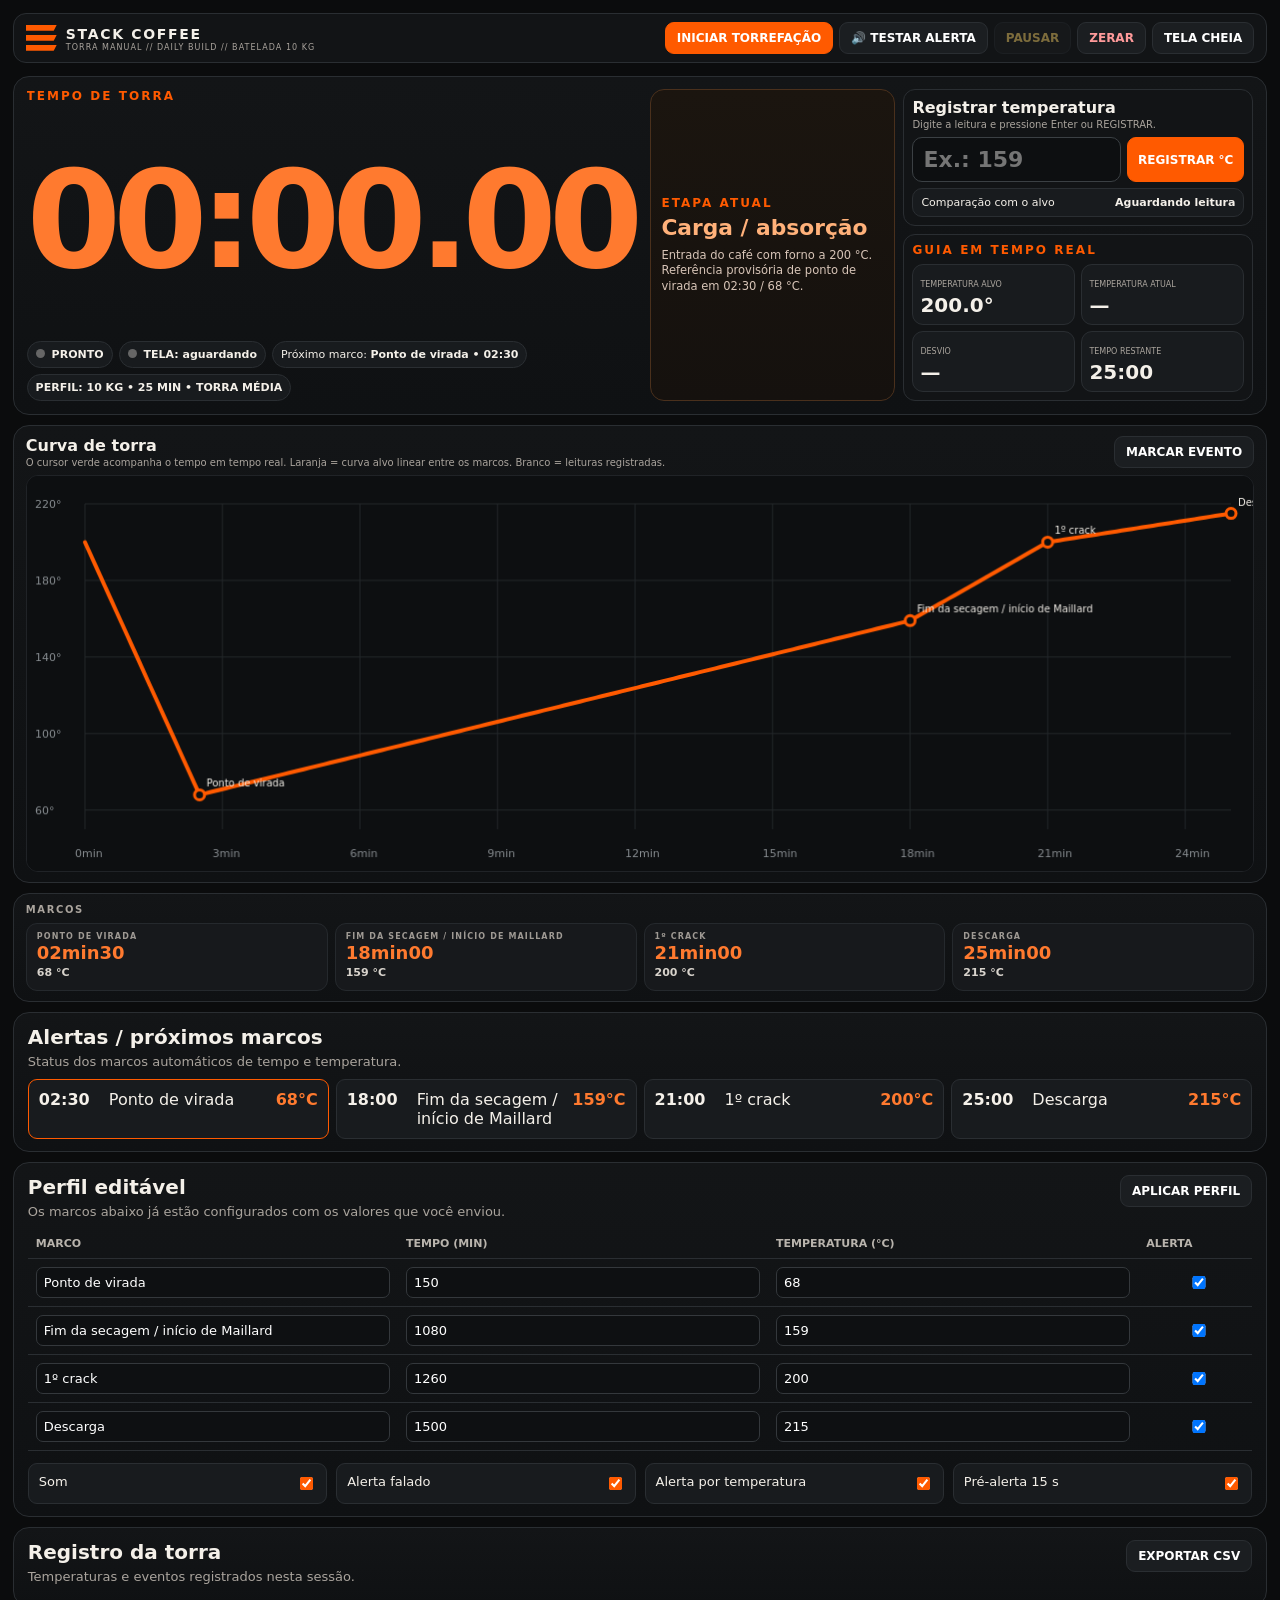
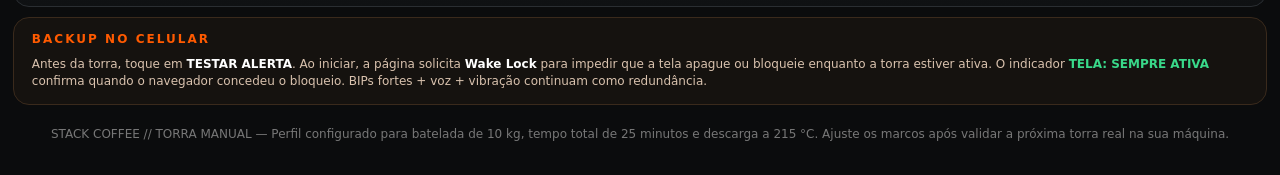
<file: torrefacao/stackcoffee-torramanual-v21-curva-10kg-25min-200c-maillard-reta.html>
<!doctype html>
<html lang="pt-BR">
<head>
<meta charset="utf-8">
<meta name="viewport" content="width=device-width,initial-scale=1,viewport-fit=cover">
<meta name="theme-color" content="#0c0d0e">
<title>Stack Coffee — Torra Manual</title>
<style>
:root{
  --bg:#0b0c0d; --panel:#121416; --panel2:#181b1e; --line:#2a2e32;
  --text:#f4f0e9; --muted:#aaa49d; --orange:#ff5a00; --orange2:#ff7a2f;
  --green:#39d98a; --yellow:#ffca3a; --red:#ff4d4f; --cream:#f6eee2;
}
*{box-sizing:border-box} body{margin:0;background:var(--bg);color:var(--text);font-family:Inter,system-ui,Arial,sans-serif}
button,input{font:inherit}.app{max-width:1500px;margin:auto;padding:16px}
.topbar{display:flex;gap:16px;justify-content:space-between;align-items:center;padding:14px 16px;background:#121416;border:1px solid var(--line);border-radius:16px;position:sticky;top:8px;z-index:10}
.brand{display:flex;align-items:center;gap:12px}.bars{width:38px;display:grid;gap:5px}.bars i{height:7px;background:var(--orange);clip-path:polygon(0 0,100% 0,90% 100%,0 100%)}
.brand strong{letter-spacing:.12em}.brand small{display:block;color:var(--muted);font-size:10px;letter-spacing:.13em}
.actions{display:flex;gap:8px;flex-wrap:wrap}.btn{border:1px solid var(--line);border-radius:9px;background:#1b1e21;color:#fff;padding:10px 13px;font-weight:800;cursor:pointer}.btn.primary{background:var(--orange);border-color:var(--orange)}.btn.pause{color:#ffd86a}.btn.danger{color:#ff9a9a}.btn:disabled{opacity:.45;cursor:not-allowed}

.grid{display:grid;grid-template-columns:minmax(0,1.8fr) minmax(350px,.8fr);gap:16px;margin-top:16px}.card{background:linear-gradient(180deg,#131517,#0f1113);border:1px solid var(--line);border-radius:16px}
.control-stack{display:grid;grid-template-rows:auto 1fr;gap:16px;min-width:0}
.timer-card{padding:16px;min-height:340px}
.timer-layout{
  display:grid;
  grid-template-columns:minmax(0,1fr) minmax(250px,320px);
  gap:14px;
  height:100%;
  align-items:stretch
}
.timer-main{
  min-width:0;
  display:flex;
  flex-direction:column;
  overflow:hidden
}
.timer-phase{
  min-width:0;
  display:flex;
  align-items:stretch
}
.timer-phase .phase{
  margin:0;
  width:100%;
  display:flex;
  flex-direction:column;
  justify-content:center;
  padding:16px;
  border-radius:14px;
  background:linear-gradient(180deg,#1b150f,#15110e);
  border:1px solid #4a301c
}
.timer-phase .phase b{font-size:clamp(20px,2vw,28px);line-height:1.08;margin-top:6px;color:#ffb17a}
.timer-phase .phase p{font-size:clamp(11px,1vw,14px);line-height:1.4;margin-top:9px;color:#d7c4b7}
.kicker{color:var(--orange);font-weight:900;font-size:12px;letter-spacing:.17em;text-transform:uppercase}
.timer{
  font-variant-numeric:tabular-nums;
  font-size:96px;
  line-height:.82;
  color:var(--orange2);
  font-weight:900;
  letter-spacing:-.055em;
  margin:0;
  flex:1;
  display:flex;
  align-items:center;
  white-space:nowrap;
  max-width:100%;
  overflow:visible
}
.status{display:flex;gap:9px;flex-wrap:wrap}.pill{padding:8px 10px;border-radius:999px;background:#181b1e;border:1px solid var(--line);font-size:13px}.dot{display:inline-block;width:9px;height:9px;border-radius:50%;background:#666;margin-right:7px}.running{background:var(--green)}.paused{background:var(--yellow)}
.side{padding:14px}.metrics{display:grid;grid-template-columns:1fr 1fr;gap:8px;margin-top:8px}.metric{padding:10px;background:#181b1e;border:1px solid var(--line);border-radius:11px}.metric span{font-size:9px;color:var(--muted);text-transform:uppercase}.metric b{display:block;font-size:24px;margin-top:3px}
.phase{margin-top:10px;padding:14px;border-radius:12px;background:#1b150f;border:1px solid #4a301c}.phase b{font-size:21px;color:#ffb17a}.phase p{font-size:13px;color:#d7c4b7;margin:5px 0 0}

.milestones{margin-top:16px;background:linear-gradient(180deg,#131517,#0f1113);color:var(--text);border:1px solid var(--line);border-radius:16px;padding:16px 18px}
.milestones h2{font-family:inherit;font-size:13px;margin:0 0 14px;color:var(--muted);font-weight:900;letter-spacing:.16em;text-transform:uppercase}
.milestone-grid{display:grid;grid-template-columns:repeat(4,1fr);gap:10px}
.milestone{padding:12px 14px;background:#17191c;border:1px solid #25292d;border-radius:11px;min-height:92px}
.milestone .label{font-size:10px;font-weight:900;letter-spacing:.14em;color:#9f9a94;text-transform:uppercase}
.milestone .time{font-family:inherit;font-size:24px;font-weight:900;color:var(--orange2);line-height:1.05;margin-top:6px;font-variant-numeric:tabular-nums}
.milestone .temp{font-size:14px;margin-top:5px;color:#d8d3cc;font-weight:700}

.chart-card,.temp-card,.events-card,.profile-card,.log-card{padding:18px}.head{display:flex;justify-content:space-between;gap:12px;align-items:flex-start}.head h2{margin:0;font-size:20px}.head p{margin:5px 0 0;color:var(--muted);font-size:13px}
.chart-wide{margin-top:10px}.chart-wide canvas{display:block;width:100%;height:500px;background:#0d0f11;border:1px solid #202327;border-radius:12px;margin-top:12px}
.events-card{margin-top:16px}.events-card .events{grid-template-columns:repeat(4,1fr)}
.temp-card{padding:16px}.temp-card .head h2{font-size:18px}.temp-card .head p{font-size:12px}.temp-entry{margin-top:10px}
.temp-entry{display:grid;grid-template-columns:1fr auto;gap:8px;margin-top:12px}.temp-entry input{min-width:0;background:#0d0f11;color:#fff;border:1px solid #3b4044;border-radius:10px;padding:13px;font-size:27px;font-weight:900}
.compare{display:flex;justify-content:space-between;gap:8px;margin-top:10px;padding:11px;border-radius:10px;background:#181b1e;border:1px solid var(--line);font-size:13px}
.good{color:var(--green)}.warn{color:var(--yellow)}.bad{color:var(--red)}.events{display:grid;gap:7px;margin-top:10px}.event{display:grid;grid-template-columns:62px 1fr auto;gap:8px;padding:10px;background:#181b1e;border:1px solid var(--line);border-radius:9px}.event.current{border-color:var(--orange)}.event.done{opacity:.55}.event time,.event .temp{font-weight:800}.event .temp{color:var(--orange2)}
.section{margin-top:16px}.profile-table{width:100%;border-collapse:collapse;margin-top:10px;font-size:13px}.profile-table th,.profile-table td{border-bottom:1px solid var(--line);padding:8px}.profile-table th{text-align:left;color:#b9b4ad;font-size:11px;text-transform:uppercase}.profile-table input{width:100%;background:#0e1012;border:1px solid #34383c;color:#fff;border-radius:7px;padding:7px}
.toggles{display:grid;grid-template-columns:repeat(4,1fr);gap:9px;margin-top:12px}.toggle{display:flex;justify-content:space-between;gap:10px;background:#181b1e;padding:10px;border-radius:9px;border:1px solid var(--line);font-size:13px}.toggle input{accent-color:var(--orange)}
.log{display:grid;gap:6px;max-height:240px;overflow:auto;margin-top:10px}.log-entry{font-size:12px;padding:7px 9px;border-left:3px solid var(--line);background:#151719}.log-entry.alert{border-left-color:var(--orange);color:#fff}
.note{color:var(--muted);font-size:12px;line-height:1.4;margin-top:10px}.footer{text-align:center;color:#777;padding:22px;font-size:12px}

/* MODO OPERACIONAL COMPACTO — notebook / telas baixas */
@media (min-width:951px) and (max-height:900px){
  .app{max-width:1600px;padding:8px 12px}
  .topbar{padding:8px 12px;border-radius:13px;top:4px}
  .brand{gap:9px}.bars{width:31px;gap:4px}.bars i{height:6px}
  .brand strong{font-size:14px}.brand small{font-size:8px}
  .actions{gap:6px}.btn{padding:8px 11px;font-size:12px}

  .grid{grid-template-columns:minmax(0,1.9fr) minmax(330px,.72fr);gap:10px;margin-top:10px}
  .control-stack{gap:10px}
  .timer-card{padding:12px 14px;min-height:255px;max-height:265px}
  .timer-layout{grid-template-columns:minmax(0,1.62fr) minmax(260px,.68fr);gap:10px}
  .timer-card .kicker{font-size:9px}
  .timer{font-size:clamp(78px,8.8vw,142px);line-height:.82;align-items:center}
  .timer-phase .phase{padding:12px}
  .timer-phase .phase .kicker{font-size:8px}
  .timer-phase .phase b{font-size:21px}
  .timer-phase .phase p{font-size:10px;line-height:1.3;margin-top:6px}
  .status{gap:6px}.pill{padding:6px 8px;font-size:11px}

  .temp-card{padding:12px}.temp-card .head h2{font-size:15px}.temp-card .head p{font-size:10px;margin-top:2px}
  .temp-entry{margin-top:7px;gap:6px}.temp-entry input{padding:9px 10px;font-size:22px}.temp-entry .btn{padding:8px 10px}
  .compare{margin-top:6px;padding:7px 8px;font-size:11px}
  .side{padding:10px}.side .kicker{font-size:9px}
  .metrics{gap:6px;margin-top:6px}.metric{padding:7px}.metric span{font-size:8px}.metric b{font-size:20px;margin-top:2px}

  .chart-wide{margin-top:7px;padding:10px 12px}
  .chart-wide .head h2{font-size:16px}.chart-wide .head p{font-size:10px;margin-top:2px}
  .chart-wide canvas{height:310px;margin-top:7px}

  .milestones{margin-top:10px;padding:10px 12px}.milestones h2{margin-bottom:8px;font-size:10px}
  .milestone-grid{gap:7px}.milestone{padding:8px 10px;min-height:68px}.milestone .label{font-size:8px}.milestone .time{font-size:18px;margin-top:3px}.milestone .temp{font-size:11px;margin-top:3px}

  .events-card,.profile-card,.log-card{padding:12px 14px}.section,.events-card{margin-top:10px}
}

/* Tela ainda mais baixa, comum em notebooks 1366x768 */
@media (min-width:951px) and (max-height:780px){
  .timer-card{min-height:225px;max-height:235px}
  .timer-layout{grid-template-columns:minmax(0,1.7fr) minmax(240px,.62fr)}
  .timer-phase .phase b{font-size:18px}
  .timer-phase .phase p{font-size:9px}
  .chart-wide canvas{height:285px}
  .topbar{position:static}
}

@media(max-width:950px){.grid,.main{grid-template-columns:1fr}.timer-layout{grid-template-columns:1fr}.timer-phase .phase{min-height:120px}.milestone-grid{grid-template-columns:1fr 1fr}.toggles{grid-template-columns:1fr 1fr}}
@media(max-width:560px){.app{padding:9px}.topbar{position:static;align-items:flex-start}.milestone-grid{grid-template-columns:1fr 1fr;gap:8px}.milestone{padding:10px}.milestone .time{font-size:20px}.milestones h2{font-size:12px;margin-bottom:10px}.toggles{grid-template-columns:1fr}}

/* ===== V10: proteção contra sobreposição ===== */
@media (max-width: 1280px){
  .timer-layout{
    grid-template-columns:minmax(0,1fr) minmax(220px,280px);
    gap:10px
  }
  .timer-phase .phase{
    padding:12px
  }
}

@media (max-width: 1100px){
  .timer-layout{
    grid-template-columns:minmax(0,1fr) 240px
  }
  .status{
    gap:6px
  }
  .pill{
    font-size:11px;
    padding:7px 9px
  }
}

@media (max-width: 900px){
  .timer-card{
    min-height:auto
  }
  .timer-layout{
    grid-template-columns:1fr;
    height:auto
  }
  .timer-main{
    min-height:250px
  }
  .timer{
    font-size:clamp(72px,17vw,128px);
    min-height:150px
  }
  .timer-phase .phase{
    min-height:120px
  }
}

@media (max-width: 620px){
  .timer-main{
    min-height:220px
  }
  .timer{
    font-size:clamp(56px,16vw,92px);
    letter-spacing:-.045em
  }
  .status{
    flex-direction:column;
    align-items:flex-start
  }
  .pill{
    width:100%;
    justify-content:flex-start
  }
}

/* em notebooks baixos, preservar gráfico visível sem esmagar o relógio */
@media (min-width:901px) and (max-height:820px){
  .timer-card{min-height:250px;max-height:270px;padding:12px 14px}
  .timer-layout{grid-template-columns:minmax(0,1fr) minmax(220px,270px);gap:10px}
  .timer-phase .phase{padding:10px}
  .timer-phase .phase b{font-size:18px}
  .timer-phase .phase p{font-size:10px;line-height:1.3}
  .chart-wide{margin-top:7px}
  .chart-wide canvas{height:300px}
}


/* ===== V11: cronômetro dimensionado pela largura REAL da coluna ===== */
.timer-main{min-width:0;overflow:hidden}
.timer{width:100%;min-width:0;transform-origin:left center}
.timer-phase{position:relative;z-index:2}
.timer-phase .phase{height:100%}

@media (min-width:901px){
  .timer-layout{
    grid-template-columns:minmax(0,1fr) clamp(240px,21vw,310px);
  }
}
@media (max-width:900px){
  .timer-layout{grid-template-columns:1fr}
  .timer-phase{order:2}
  .timer-main{order:1}
}


/* =========================================================
   V12 — LAYOUT FLUIDO / SEM BURACOS / RESPONSIVO A ZOOM
   Estas regras ficam por último para neutralizar limites
   antigos de altura e manter as colunas perfeitamente alinhadas.
   ========================================================= */

.app{
  width:min(100%, 1680px);
  max-width:1680px;
  padding:clamp(8px,1vw,16px);
}

.topbar{
  width:100%;
  min-width:0;
}

.grid{
  display:grid;
  grid-template-columns:minmax(0, 1fr) minmax(360px, 28%);
  gap:clamp(8px,1vw,14px);
  margin-top:clamp(8px,1vw,14px);
  align-items:stretch;
}

.grid > *{
  min-width:0;
}

/* O card do relógio sempre acompanha a altura real da coluna direita */
.timer-card{
  min-height:0 !important;
  max-height:none !important;
  height:100% !important;
  padding:clamp(12px,1.1vw,18px);
  overflow:hidden;
}

.timer-layout{
  height:100% !important;
  min-height:0;
  grid-template-columns:minmax(0, 1fr) clamp(230px, 20vw, 320px) !important;
  gap:clamp(8px,.9vw,14px) !important;
}

.timer-main{
  min-width:0;
  min-height:0;
  height:100%;
  display:flex;
  flex-direction:column;
  justify-content:space-between;
  overflow:hidden;
}

.timer{
  min-width:0;
  width:100%;
  min-height:0;
  max-width:100%;
  flex:1 1 auto;
  overflow:visible;
}

.status{
  flex:0 0 auto;
  gap:clamp(5px,.5vw,9px);
}

.pill{
  white-space:nowrap;
  max-width:100%;
}

.timer-phase{
  min-width:0;
  height:100%;
  align-self:stretch;
}

.timer-phase .phase{
  height:100% !important;
  min-height:0 !important;
  padding:clamp(12px,1vw,18px);
}

/* A coluna de controles passa a ser uma unidade com a mesma altura do timer */
.control-stack{
  display:grid;
  grid-template-rows:auto minmax(0,1fr);
  gap:clamp(8px,1vw,14px);
  height:100%;
  min-height:0;
}

.control-stack > .card{
  min-width:0;
}

.control-stack .side{
  height:100%;
  min-height:0;
  display:flex;
  flex-direction:column;
}

.control-stack .side .metrics{
  flex:1;
}

/* Gráfico cola no bloco superior sem folga artificial */
.chart-wide{
  margin-top:clamp(8px,1vw,12px) !important;
  width:100%;
}

.chart-wide canvas{
  width:100%;
  height:clamp(300px, 34vw, 500px);
}

/* Desktop / notebook */
@media (min-width: 1101px){
  .grid{
    grid-template-columns:minmax(0, 1fr) minmax(350px, 27%);
  }
}

/* Zoom maior ou notebook mais estreito: coluna direita encolhe antes de quebrar */
@media (max-width: 1100px){
  .grid{
    grid-template-columns:minmax(0, 1fr) minmax(310px, 34%);
  }
  .timer-layout{
    grid-template-columns:minmax(0,1fr) minmax(210px,260px) !important;
  }
  .pill{
    font-size:10px;
    padding:6px 8px;
  }
}

/* Tablet / zoom elevado: empilha os dois grandes blocos sem sobreposição */
@media (max-width: 820px){
  .topbar{
    position:static;
    flex-wrap:wrap;
  }
  .actions{
    width:100%;
    justify-content:flex-start;
  }
  .grid{
    grid-template-columns:1fr;
  }
  .timer-card{
    height:auto !important;
  }
  .timer-layout{
    grid-template-columns:1fr !important;
    height:auto !important;
  }
  .timer-main{
    min-height:230px;
  }
  .timer-phase{
    height:auto;
  }
  .timer-phase .phase{
    min-height:110px !important;
  }
  .control-stack{
    height:auto;
    grid-template-rows:auto auto;
  }
  .chart-wide canvas{
    height:clamp(280px,55vw,420px);
  }
}

/* Celular */
@media (max-width: 560px){
  .app{
    padding:6px;
  }
  .topbar{
    border-radius:12px;
    padding:10px;
  }
  .brand strong{
    font-size:14px;
  }
  .actions{
    display:grid;
    grid-template-columns:1fr 1fr;
  }
  .actions .btn{
    width:100%;
    min-height:44px;
  }
  .timer-main{
    min-height:205px;
  }
  .timer{
    min-height:120px;
  }
  .status{
    display:grid;
    grid-template-columns:1fr;
    width:100%;
  }
  .pill{
    width:100%;
    white-space:normal;
  }
  .temp-entry{
    grid-template-columns:1fr;
  }
  .temp-entry .btn{
    min-height:48px;
  }
  .metrics{
    grid-template-columns:1fr 1fr;
  }
  .chart-wide{
    padding:10px;
  }
  .chart-wide .head{
    flex-direction:column;
  }
  .chart-wide .head .btn{
    width:100%;
  }
  .chart-wide canvas{
    height:310px;
  }
}

/* Telas baixas: compacta conteúdo, mas NUNCA cria max-height no timer */
@media (min-width:821px) and (max-height:820px){
  .topbar{
    position:static;
    padding:8px 12px;
  }
  .grid{
    margin-top:8px;
    gap:8px;
  }
  .timer-card{
    min-height:0 !important;
    max-height:none !important;
    height:100% !important;
    padding:10px 12px;
  }
  .timer-phase .phase{
    padding:10px;
  }
  .temp-card,
  .side{
    padding:9px 10px;
  }
  .chart-wide{
    margin-top:8px !important;
    padding:10px 12px;
  }
  .chart-wide canvas{
    height:clamp(270px,34vh,340px);
  }
}


/* =========================================================
   V13 — PAINEL OPERACIONAL UNIFICADO
   Um único card no topo elimina diferenças de altura entre colunas.
   ========================================================= */

.grid,.control-stack,.timer-card,.timer-layout,.timer-main,.timer-phase{all:unset}

.operation-panel{
  margin-top:clamp(8px,1vw,14px);
  padding:clamp(10px,1vw,16px);
  display:grid;
  grid-template-columns:minmax(0,1fr) minmax(220px,280px) minmax(330px,390px);
  grid-template-areas:"timer phase controls";
  gap:clamp(8px,1vw,14px);
  align-items:stretch;
  min-width:0;
  overflow:hidden;
}

.op-timer{
  grid-area:timer;
  min-width:0;
  display:flex;
  flex-direction:column;
  justify-content:space-between;
  overflow:hidden;
}

.op-phase{
  grid-area:phase;
  min-width:0;
  display:flex;
}

.op-phase .phase{
  width:100%;
  margin:0;
  min-height:0;
  display:flex;
  flex-direction:column;
  justify-content:center;
  padding:clamp(12px,1vw,18px);
  border-radius:14px;
  background:linear-gradient(180deg,#1b150f,#15110e);
  border:1px solid #4a301c;
}

.op-phase .phase b{
  font-size:clamp(18px,1.7vw,27px);
  line-height:1.08;
  margin-top:6px;
  color:#ffb17a;
}

.op-phase .phase p{
  margin:8px 0 0;
  color:#d7c4b7;
  font-size:clamp(10px,.9vw,13px);
  line-height:1.35;
}

.op-controls{
  grid-area:controls;
  min-width:0;
  display:grid;
  grid-template-rows:auto 1fr;
  gap:8px;
}

.temp-block,.guide-block{
  min-width:0;
  border:1px solid var(--line);
  background:#121416;
  border-radius:12px;
  padding:10px;
}

.temp-block .head h2{
  font-size:16px;
  margin:0;
}

.temp-block .head p{
  font-size:10px;
  margin:2px 0 0;
}

.guide-block{
  display:flex;
  flex-direction:column;
}

.guide-block .metrics{
  flex:1;
  margin-top:7px;
}

.timer{
  font-variant-numeric:tabular-nums;
  font-size:92px;
  line-height:.82;
  color:var(--orange2);
  font-weight:900;
  letter-spacing:-.055em;
  margin:0;
  flex:1;
  display:flex;
  align-items:center;
  white-space:nowrap;
  min-width:0;
  max-width:100%;
  overflow:visible;
}

.operation-panel .status{
  margin-top:6px;
  gap:6px;
  flex-wrap:wrap;
}

.operation-panel .pill{
  font-size:11px;
  padding:6px 8px;
  white-space:nowrap;
}

.chart-wide{
  margin-top:clamp(7px,.8vw,10px)!important;
}

.chart-wide canvas{
  height:clamp(290px,31vw,470px);
}

/* Notebook típico / zoom moderado */
@media (max-width:1350px){
  .operation-panel{
    grid-template-columns:minmax(0,1fr) minmax(205px,245px) minmax(300px,350px);
    gap:8px;
  }
  .op-phase .phase{padding:10px}
  .temp-block,.guide-block{padding:8px}
  .metric{padding:7px}
  .metric b{font-size:20px}
}

/* Tablet e zoom alto: etapa vai abaixo do relógio, controles continuam ao lado */
@media (max-width:1050px){
  .operation-panel{
    grid-template-columns:minmax(0,1fr) minmax(300px,38%);
    grid-template-areas:
      "timer controls"
      "phase controls";
  }
  .op-phase .phase{
    min-height:95px;
  }
  .chart-wide canvas{height:360px}
}

/* Celular / tela estreita: tudo empilha sem sobreposição */
@media (max-width:760px){
  .operation-panel{
    grid-template-columns:1fr;
    grid-template-areas:
      "timer"
      "phase"
      "controls";
  }
  .op-timer{min-height:210px}
  .op-phase .phase{min-height:105px}
  .op-controls{grid-template-rows:auto auto}
  .timer{min-height:120px}
  .status{display:grid!important;grid-template-columns:1fr}
  .pill{white-space:normal!important;width:100%}
  .temp-entry{grid-template-columns:1fr}
  .temp-entry .btn{min-height:46px}
  .chart-wide canvas{height:310px}
}

/* Telas baixas: compactar somente internamente, sem criar altura artificial */
@media (min-width:761px) and (max-height:820px){
  .operation-panel{
    padding:8px 10px;
    gap:8px;
  }
  .op-phase .phase{padding:9px}
  .op-phase .phase b{font-size:17px}
  .op-phase .phase p{font-size:9px}
  .temp-block,.guide-block{padding:7px 8px}
  .temp-entry{margin-top:6px}
  .metric{padding:6px}
  .metric b{font-size:19px}
  .chart-wide{margin-top:7px!important;padding:9px 11px}
  .chart-wide canvas{height:300px}
}


/* =========================================================
   V14 — TIMER GRANDE E RESPONSIVO
   O relógio usa o maior tamanho possível sem invadir a etapa.
   ========================================================= */

.operation-panel{
  grid-template-columns:minmax(0,1.55fr) minmax(220px,280px) minmax(330px,390px);
  align-items:stretch;
}

.op-timer{
  min-height:0;
  overflow:hidden;
}

.op-timer .kicker{
  flex:0 0 auto;
}

.timer{
  flex:1 1 auto;
  display:flex;
  align-items:center;
  justify-content:flex-start;
  width:100%;
  max-width:100%;
  min-width:0;
  min-height:0;
  overflow:visible;
  white-space:nowrap;
  line-height:.78;
  letter-spacing:-.06em;
}

.operation-panel .status{
  flex:0 0 auto;
  margin-top:4px;
}

@media (max-width:1350px){
  .operation-panel{
    grid-template-columns:minmax(0,1.45fr) minmax(205px,245px) minmax(300px,350px);
  }
}

@media (max-width:1050px){
  .operation-panel{
    grid-template-columns:minmax(0,1fr) minmax(290px,36%);
    grid-template-areas:
      "timer controls"
      "phase controls";
  }
}

@media (max-width:760px){
  .operation-panel{
    grid-template-columns:1fr;
    grid-template-areas:
      "timer"
      "phase"
      "controls";
  }
  .op-timer{
    min-height:230px;
  }
}


/* V15 — timer medido pelo texto real */
@media (min-width: 1200px){
  .op-timer{min-height:300px}
}
@media (min-width: 901px) and (max-width:1199px){
  .op-timer{min-height:270px}
}


/* V16 — cronômetro estável: tamanho não muda durante a contagem */
.timer{
  font-variant-numeric: tabular-nums;
  font-feature-settings: "tnum" 1;
  transform:none !important;
  transition:none !important;
  animation:none !important;
  will-change:auto;
}

</style>
</head>
<body>
<div class="app">
  <header class="topbar">
    <div class="brand"><div class="bars"><i></i><i></i><i></i></div><div><strong>STACK COFFEE</strong><small>TORRA MANUAL // DAILY BUILD // BATELADA 10 KG</small></div></div>
    <div class="actions">
      <button class="btn primary" id="startBtn">INICIAR TORREFAÇÃO</button>
      <button class="btn" id="testAlertBtn">🔊 TESTAR ALERTA</button>
      <button class="btn pause" id="pauseBtn" disabled>PAUSAR</button>
      <button class="btn danger" id="resetBtn">ZERAR</button>
      <button class="btn" id="fullscreenBtn">TELA CHEIA</button>
    </div>
  </header>

  <section class="card operation-panel">
    <div class="op-timer">
      <div class="kicker">TEMPO DE TORRA</div>
      <div class="timer" id="timer">00:00.00</div>
      <div class="status">
        <span class="pill"><span class="dot" id="statusDot"></span><b id="statusText">PRONTO</b></span>
        <span class="pill"><span class="dot" id="wakeDot"></span><b id="wakeStatus">TELA: aguardando</b></span>
        <span class="pill">Próximo marco: <b id="nextAlert">Ponto de virada • 02:30</b></span>
        <span class="pill"><b>PERFIL: 10 KG • 25 MIN • TORRA MÉDIA</b></span>
      </div>
    </div>

    <div class="op-phase">
      <div class="phase">
        <div class="kicker">ETAPA ATUAL</div>
        <b id="phaseName">Carga / absorção</b>
        <p id="phaseHelp">Inicie o cronômetro no momento da entrada do café.</p>
      </div>
    </div>

    <div class="op-controls">
      <div class="temp-block">
        <div class="head"><div><h2>Registrar temperatura</h2><p>Digite a leitura e pressione Enter ou REGISTRAR.</p></div></div>
        <div class="temp-entry">
          <input id="tempInput" type="number" step="0.1" min="0" max="300" placeholder="Ex.: 159">
          <button class="btn primary" id="tempBtn">REGISTRAR °C</button>
        </div>
        <div class="compare"><span>Comparação com o alvo</span><b id="devText">Aguardando leitura</b></div>
      </div>

      <div class="guide-block">
        <div class="kicker">GUIA EM TEMPO REAL</div>
        <div class="metrics">
          <div class="metric"><span>Temperatura alvo</span><b id="targetTemp">200.0°</b></div>
          <div class="metric"><span>Temperatura atual</span><b id="currentTemp">—</b></div>
          <div class="metric"><span>Desvio</span><b id="deviation">—</b></div>
          <div class="metric"><span>Tempo restante</span><b id="timeRemaining">25:00</b></div>
        </div>
      </div>
    </div>
  </section>

  <section class="card chart-card chart-wide">
    <div class="head"><div><h2>Curva de torra</h2><p>O cursor verde acompanha o tempo em tempo real. Laranja = curva alvo linear entre os marcos. Branco = leituras registradas.</p></div><button class="btn" id="markBtn">MARCAR EVENTO</button></div>
    <canvas id="chart"></canvas>
  </section>

  <section class="milestones">
    <h2>Marcos</h2>
    <div class="milestone-grid">
      <div class="milestone"><div class="label">Ponto de virada</div><div class="time">02min30</div><div class="temp">68 °C</div></div>
      <div class="milestone"><div class="label">Fim da secagem / início de Maillard</div><div class="time">18min00</div><div class="temp">159 °C</div></div>
      <div class="milestone"><div class="label">1º crack</div><div class="time">21min00</div><div class="temp">200 °C</div></div>
      <div class="milestone"><div class="label">Descarga</div><div class="time">25min00</div><div class="temp">215 °C</div></div>
    </div>
  </section>

  <section class="card events-card">
    <div class="head"><div><h2>Alertas / próximos marcos</h2><p>Status dos marcos automáticos de tempo e temperatura.</p></div></div>
    <div id="events" class="events"></div>
  </section>

  <section class="section card profile-card">
    <div class="head"><div><h2>Perfil editável</h2><p>Os marcos abaixo já estão configurados com os valores que você enviou.</p></div><button class="btn" id="applyProfileBtn">APLICAR PERFIL</button></div>
    <table class="profile-table"><thead><tr><th>Marco</th><th>Tempo (min)</th><th>Temperatura (°C)</th><th>Alerta</th></tr></thead><tbody id="profileRows"></tbody></table>
    <div class="toggles">
      <label class="toggle">Som <input id="soundToggle" type="checkbox" checked></label>
      <label class="toggle">Alerta falado <input id="speechToggle" type="checkbox" checked></label>
      <label class="toggle">Alerta por temperatura <input id="tempAlertToggle" type="checkbox" checked></label>
      <label class="toggle">Pré-alerta 15 s <input id="preAlertToggle" type="checkbox" checked></label>
    </div>
  </section>

  <section class="section card log-card">
    <div class="head"><div><h2>Registro da torra</h2><p>Temperaturas e eventos registrados nesta sessão.</p></div><button class="btn" id="exportBtn">EXPORTAR CSV</button></div>
    <div id="log" class="log"></div>
  </section>

  <div class="section card" style="padding:14px 18px;border-color:#3a2a1c;background:#15120f">
    <div class="kicker">BACKUP NO CELULAR</div>
    <div class="note" style="color:#d9c2ae">Antes da torra, toque em <b style="color:#fff">TESTAR ALERTA</b>. Ao iniciar, a página solicita <b style="color:#fff">Wake Lock</b> para impedir que a tela apague ou bloqueie enquanto a torra estiver ativa. O indicador <b style="color:#39d98a">TELA: SEMPRE ATIVA</b> confirma quando o navegador concedeu o bloqueio. BIPs fortes + voz + vibração continuam como redundância.</div>
  </div>

  <div class="footer">STACK COFFEE // TORRA MANUAL — Perfil configurado para batelada de 10 kg, tempo total de 25 minutos e descarga a 215 °C. Ajuste os marcos após validar a próxima torra real na sua máquina.</div>
</div>

<script>
(()=>{
const base=[
{name:"Carga",sec:0,temp:200,alert:false,help:"Entrada de 10 kg de café no tambor, com forno a 200 °C."},
{name:"Ponto de virada",sec:150,temp:68,alert:true,help:"Referência provisória do ponto de virada; ajuste após a próxima leitura real."},
{name:"Fim da secagem / início de Maillard",sec:1080,temp:159,alert:true,help:"Fim da secagem observado aos 18 minutos; início da fase de Maillard."},
{name:"1º crack",sec:1260,temp:200,alert:true,help:"Primeiro crack observado aos 21 minutos, aproximadamente 200 °C."},
{name:"Descarga",sec:1500,temp:215,alert:true,help:"Descarga observada a 215 °C, 4 minutos após o 1º crack."}
];
let profile=structuredClone(base),state="idle",startAt=0,pauseAt=0,paused=0,elapsed=0,raf=null,actual=[],logs=[],fired=new Set(),preFired=new Set(),tempFired=new Set(),marks=[];
const $=q=>document.querySelector(q),E={start:$("#startBtn"),testAlert:$("#testAlertBtn"),pause:$("#pauseBtn"),reset:$("#resetBtn"),full:$("#fullscreenBtn"),timer:$("#timer"),dot:$("#statusDot"),status:$("#statusText"),wakeDot:$("#wakeDot"),wakeStatus:$("#wakeStatus"),next:$("#nextAlert"),target:$("#targetTemp"),current:$("#currentTemp"),dev:$("#deviation"),remaining:$("#timeRemaining"),phase:$("#phaseName"),phaseHelp:$("#phaseHelp"),chart:$("#chart"),input:$("#tempInput"),tempBtn:$("#tempBtn"),devText:$("#devText"),events:$("#events"),rows:$("#profileRows"),apply:$("#applyProfileBtn"),sound:$("#soundToggle"),speech:$("#speechToggle"),tempAlert:$("#tempAlertToggle"),pre:$("#preAlertToggle"),log:$("#log"),export:$("#exportBtn"),mark:$("#markBtn")};

const fmt=ms=>{let cs=Math.floor(ms/10)%100,t=Math.floor(ms/1000),s=t%60,m=Math.floor(t/60);return `${String(m).padStart(2,"0")}:${String(s).padStart(2,"0")}.${String(cs).padStart(2,"0")}`};
const clock=s=>`${String(Math.floor(Math.max(0,s)/60)).padStart(2,"0")}:${String(Math.floor(Math.max(0,s)%60)).padStart(2,"0")}`;
const secNow=()=>elapsed/1000,total=()=>profile.at(-1).sec;
function target(sec){if(sec<=profile[0].sec)return profile[0].temp;if(sec>=total())return profile.at(-1).temp;for(let i=0;i<profile.length-1;i++){let a=profile[i],b=profile[i+1];if(sec>=a.sec&&sec<=b.sec){let p=(sec-a.sec)/(b.sec-a.sec);return a.temp+(b.temp-a.temp)*p}}return profile[0].temp}
function phase(sec){if(sec<150)return["Carga / absorção","Entrada do café com forno a 200 °C. Referência provisória de ponto de virada em 02:30 / 68 °C."];if(sec<1080)return["Secagem","Conduza a secagem de forma estável até 18:00 / 159 °C, encerrando a fase de secagem."];if(sec<1260)return["Maillard","A fase de Maillard começa aos 18:00 / 159 °C e segue até o 1º crack em 21:00 / 200 °C."];if(sec<1500)return["Desenvolvimento","Após o 1º crack, controle 4 minutos de desenvolvimento até a descarga em 25:00 / 215 °C."];return["Descarga / resfriamento","Descarregue a 215 °C e inicie o resfriamento rapidamente."]}
function log(t,c=""){logs.push({sec:secNow(),t});let d=document.createElement("div");d.className="log-entry "+c;d.textContent=`${clock(secNow())} — ${t}`;E.log.prepend(d)}
let audioCtx=null,masterGain=null,wakeLock=null;
let htmlBeep=null;
let audioUnlocked=false;
const EMBEDDED_BEEP="[data-uri]";
function ensureAudio(){
  let ok=false;
  try{
    const C=window.AudioContext||window.webkitAudioContext;
    if(C){
      if(!audioCtx){
        audioCtx=new C();
        masterGain=audioCtx.createGain();
        masterGain.gain.value=0.98;
        masterGain.connect(audioCtx.destination);
      }
      if(audioCtx.state==="suspended"||audioCtx.state==="interrupted"){
        audioCtx.resume().catch(()=>{});
      }
      const o=audioCtx.createOscillator(),g=audioCtx.createGain();
      g.gain.value=0.00001;
      o.connect(g);g.connect(masterGain);o.start();o.stop(audioCtx.currentTime+.02);
      ok=true;
    }
  }catch(e){}

  try{
    if(!htmlBeep){
      htmlBeep=new Audio(EMBEDDED_BEEP);
      htmlBeep.preload="auto";
      htmlBeep.playsInline=true;
      htmlBeep.volume=1;
    }
    if(!audioUnlocked){
      const oldVol=htmlBeep.volume;
      htmlBeep.volume=.01;
      htmlBeep.currentTime=0;
      const p=htmlBeep.play();
      if(p&&p.then){
        p.then(()=>{
          setTimeout(()=>{
            try{
              htmlBeep.pause();
              htmlBeep.currentTime=0;
              htmlBeep.volume=oldVol;
              audioUnlocked=true;
            }catch(e){}
          },40);
        }).catch(()=>{htmlBeep.volume=oldVol;});
      }
    }
    ok=true;
  }catch(e){}
  return ok;
}
function playHtmlBeep(count=1,urgent=false){
  if(!E.sound.checked)return;
  try{
    if(!htmlBeep){
      htmlBeep=new Audio(EMBEDDED_BEEP);
      htmlBeep.preload="auto";
      htmlBeep.playsInline=true;
      htmlBeep.volume=1;
    }
    let i=0;
    const next=()=>{
      if(i>=count)return;
      i++;
      try{
        htmlBeep.pause();
        htmlBeep.currentTime=0;
        htmlBeep.volume=1;
        const p=htmlBeep.play();
        if(p&&p.catch)p.catch(()=>{});
      }catch(e){}
      setTimeout(next,urgent?390:330);
    };
    next();
  }catch(e){}
}
function beep(f=1250,n=3,pattern="normal"){
  if(!E.sound.checked)return;
  const audioOk=ensureAudio();
  if(pattern==="urgent" || !audioCtx || audioCtx.state!=="running"){
    playHtmlBeep(n,pattern==="urgent");
  }
  if(!audioOk || !audioCtx || !masterGain)return;
  try{
    let t=audioCtx.currentTime+.03;
    const dur=pattern==="urgent"?.28:.20;
    const gap=pattern==="urgent"?.10:.12;
    for(let i=0;i<n;i++){
      // dois osciladores juntos deixam o BIP mais cortante e audível em alto-falante de celular
      [f,f*1.52].forEach((freq,j)=>{
        const o=audioCtx.createOscillator(),g=audioCtx.createGain();
        o.type=j===0?"square":"sine";o.frequency.setValueAtTime(freq,t);
        g.gain.setValueAtTime(.0001,t);
        g.gain.exponentialRampToValueAtTime(j===0?.62:.28,t+.012);
        g.gain.setValueAtTime(j===0?.62:.28,t+dur-.035);
        g.gain.exponentialRampToValueAtTime(.0001,t+dur);
        o.connect(g);g.connect(masterGain);o.start(t);o.stop(t+dur+.02);
      });
      t+=dur+gap;
    }
  }catch(e){}
}
function vibrate(kind="normal"){
  if(!navigator.vibrate)return;
  navigator.vibrate(kind==="urgent"?[350,120,350,120,350,120,500]:[220,100,220]);
}
function speak(t){
  if(!E.speech.checked||!("speechSynthesis"in window))return;
  try{
    speechSynthesis.cancel();
    if(speechSynthesis.paused)speechSynthesis.resume();
    const u=new SpeechSynthesisUtterance(t);
    u.lang="pt-BR";u.rate=.90;u.volume=1;u.pitch=1;
    const voices=speechSynthesis.getVoices?.()||[];
    const pt=voices.find(v=>/^pt-BR/i.test(v.lang))||voices.find(v=>/^pt/i.test(v.lang));
    if(pt)u.voice=pt;
    speechSynthesis.speak(u);
  }catch(e){}
}
function ptNumber(n){return Number(n).toFixed(1).replace(".",",")}
function speakTemperature(current,targetTemp,diff){
  if(!E.speech.checked)return;
  const abs=Math.abs(diff);
  let status=abs<=5
    ? `Diferença de ${ptNumber(abs)} graus. Dentro da faixa.`
    : diff>0
      ? `${ptNumber(abs)} graus acima do alvo.`
      : `${ptNumber(abs)} graus abaixo do alvo.`;
  speak(`Temperatura atual ${ptNumber(current)} graus. Alvo ${ptNumber(targetTemp)} graus. ${status}`);
}
function setWakeUI(mode,msg){
  if(!E.wakeStatus||!E.wakeDot)return;
  E.wakeStatus.textContent=msg;
  E.wakeDot.className="dot "+(mode==="on"?"running":mode==="warn"?"paused":"");
}
async function keepAwake(){
  if(!("wakeLock" in navigator)){
    setWakeUI("warn","TELA: Wake Lock indisponível");
    return false;
  }
  if(document.visibilityState!=="visible"){
    setWakeUI("warn","TELA: página em segundo plano");
    return false;
  }
  try{
    if(wakeLock && !wakeLock.released){
      setWakeUI("on","TELA: SEMPRE ATIVA");
      return true;
    }
    wakeLock=await navigator.wakeLock.request("screen");
    setWakeUI("on","TELA: SEMPRE ATIVA");
    wakeLock.addEventListener("release",()=>{
      wakeLock=null;
      if(state==="running"||state==="paused") setWakeUI("warn","TELA: bloqueio liberado");
      else setWakeUI("","TELA: aguardando");
    });
    return true;
  }catch(e){
    wakeLock=null;
    setWakeUI("warn","TELA: não foi possível manter ativa");
    log("Wake Lock não autorizado pelo navegador/sistema");
    return false;
  }
}
async function releaseWake(){
  try{
    if(wakeLock && !wakeLock.released) await wakeLock.release();
  }catch(e){}
  wakeLock=null;
  setWakeUI("","TELA: aguardando");
}
function alertP(p,pre=false){
  if(pre){beep(1050,2);vibrate();speak(`${p.name} em quinze segundos.`)}
  else{beep(1350,5,"urgent");vibrate("urgent");speak(`${p.name}. Referência ${String(p.temp).replace(".",",")} graus.`)}
  log(pre?`Pré-alerta: ${p.name} em 15 s`:`MARCO: ${p.name} — ${p.temp} °C`,"alert")
}
function testAlert(){
  ensureAudio();
  keepAwake();
  beep(1350,5,"urgent");vibrate("urgent");speak("Teste de alerta Stack Coffee. Áudio e voz funcionando. Temperatura de teste, cento e cinquenta e nove graus.");
  log("Teste manual de alerta executado","alert");
}
function sync(){E.start.textContent=state==="paused"?"RETOMAR TORREFAÇÃO":state==="idle"?"INICIAR TORREFAÇÃO":state==="finished"?"TORRA FINALIZADA":"TORRANDO...";E.start.disabled=state==="running"||state==="finished";E.pause.disabled=state!=="running";E.dot.className="dot "+(state==="running"?"running":state==="paused"?"paused":"");E.status.textContent=state==="running"?"TORRANDO":state==="paused"?"PAUSADO":state==="finished"?"FINALIZADO":"PRONTO"}
function start(){ensureAudio();keepAwake();if(state==="paused"){paused+=performance.now()-pauseAt;state="running";log("Torrefação retomada");sync();loop();return}if(state!=="idle")return;state="running";startAt=performance.now();paused=0;elapsed=0;actual=[];logs=[];E.log.innerHTML="";fired.clear();preFired.clear();tempFired.clear();log("Torrefação iniciada","alert");beep(1000,3);vibrate();speak("Torrefação iniciada.");sync();loop()}
function pause(){if(state!=="running")return;state="paused";pauseAt=performance.now();cancelAnimationFrame(raf);log("Torrefação pausada");sync();update()}
function reset(){cancelAnimationFrame(raf);releaseWake();state="idle";elapsed=0;actual=[];marks=[];logs=[];fired.clear();preFired.clear();tempFired.clear();E.log.innerHTML="";E.current.textContent="—";E.dev.textContent="—";E.devText.textContent="Aguardando leitura";sync();update();draw()}
function check(){let s=secNow();profile.forEach((p,i)=>{if(p.alert&&E.pre.checked&&s>=p.sec-15&&s<p.sec&&!preFired.has(i)){preFired.add(i);alertP(p,true)}if(p.alert&&s>=p.sec&&!fired.has(i)){fired.add(i);alertP(p)}});if(s>=total()&&state==="running"){state="finished";cancelAnimationFrame(raf);beep(1500,8,"urgent");vibrate("urgent");speak("Descarga. Finalize a torra e inicie o resfriamento.");log("Descarga atingida","alert");sync();setTimeout(releaseWake,30000)}}
function loop(n=performance.now()){if(state!=="running")return;elapsed=n-startAt-paused;check();update();draw();if(state==="running")raf=requestAnimationFrame(loop)}
function update(){let s=secNow(),tg=target(s),ph=phase(s),next=profile.find(p=>p.sec>s);E.timer.textContent=fmt(elapsed);E.target.textContent=tg.toFixed(1)+"°";E.remaining.textContent=clock(total()-s);E.phase.textContent=ph[0];E.phaseHelp.textContent=ph[1];E.next.textContent=next?`${next.name} • ${clock(next.sec)}`:"—";renderEvents(s)}
function registerTemp(){
  let v=parseFloat(String(E.input.value).replace(",","."));
  if(!Number.isFinite(v))return;
  let s=secNow(),tg=target(s),d=v-tg;
  actual.push({sec:s,temp:v});
  E.current.textContent=v.toFixed(1)+"°";
  E.dev.textContent=(d>=0?"+":"")+d.toFixed(1)+"°";
  let a=Math.abs(d),cls=a<=5?"good":a<=10?"warn":"bad";
  E.dev.className=cls;
  E.devText.textContent=a<=5?"Dentro da faixa":d>0?"Acima do alvo":"Abaixo do alvo";
  E.devText.className=cls;
  log(`Temperatura: ${v.toFixed(1)} °C (alvo ${tg.toFixed(1)} °C)`);
  speakTemperature(v,tg,d);
  if(E.tempAlert.checked)profile.forEach((p,i)=>{
    if(tempFired.has(i))return;
    let prev=actual.length>1?actual.at(-2).temp:null;
    let cross=prev===null?Math.abs(v-p.temp)<=1.2:(prev<p.temp&&v>=p.temp)||(prev>p.temp&&v<=p.temp);
    if(cross){
      tempFired.add(i);
      beep(1200,4,"urgent");
      vibrate("urgent");
      setTimeout(()=>speak(`${p.name}. Temperatura de referência ${ptNumber(p.temp)} graus atingida.`),850);
      log(`Referência por temperatura: ${p.name} — ${p.temp} °C`,"alert");
    }
  });
  E.input.select();
  draw();
}
function renderEvents(s=secNow()){E.events.innerHTML="";let ni=profile.findIndex(p=>p.sec>s);profile.slice(1).forEach((p,j)=>{let i=j+1,d=document.createElement("div");d.className="event"+(s>=p.sec?" done":i===ni?" current":"");d.innerHTML=`<time>${clock(p.sec)}</time><div>${p.name}</div><div class="temp">${String(p.temp).replace(".",",")}°C</div>`;E.events.appendChild(d)})}
function renderRows(){E.rows.innerHTML="";profile.slice(1).forEach((p,j)=>{let i=j+1,tr=document.createElement("tr");tr.innerHTML=`<td><input data-i="${i}" data-k="name" value="${p.name}"></td><td><input data-i="${i}" data-k="sec" type="number" step="1" value="${p.sec}"></td><td><input data-i="${i}" data-k="temp" type="number" step="0.1" value="${p.temp}"></td><td><input data-i="${i}" data-k="alert" type="checkbox" ${p.alert?"checked":""}></td>`;E.rows.appendChild(tr)})}
function apply(){E.rows.querySelectorAll("input").forEach(x=>{let i=+x.dataset.i,k=x.dataset.k;if(k==="alert")profile[i][k]=x.checked;else if(k==="name")profile[i][k]=x.value.trim()||profile[i][k];else profile[i][k]=parseFloat(x.value)||0});profile.sort((a,b)=>a.sec-b.sec);fired.clear();preFired.clear();tempFired.clear();renderRows();update();draw();log("Perfil atualizado");beep(620,2)}
function exportCSV(){let r=[["tempo_seg","tempo","temperatura_c","descricao"]];actual.forEach(p=>r.push([p.sec.toFixed(1),clock(p.sec),p.temp.toFixed(1),"leitura"]));logs.forEach(l=>r.push([l.sec.toFixed(1),clock(l.sec),"",l.t]));let csv=r.map(a=>a.map(v=>`"${String(v).replaceAll('"','""')}"`).join(";")).join("\n"),b=new Blob(["\uFEFF"+csv],{type:"text/csv;charset=utf-8"}),a=document.createElement("a");a.href=URL.createObjectURL(b);a.download="stackcoffee-torra.csv";a.click()}
function draw(){
  let c=E.chart,rect=c.getBoundingClientRect(),dpr=Math.min(devicePixelRatio||1,2),
      W=Math.max(600,Math.round(rect.width*dpr)),H=Math.max(320,Math.round(rect.height*dpr));
  c.width=W;c.height=H;
  let x=c.getContext("2d"),p={l:58*dpr,r:22*dpr,t:28*dpr,b:42*dpr},pw=W-p.l-p.r,ph=H-p.t-p.b,
      maxS=Math.max(900,total()),minT=50,maxT=220,X=s=>p.l+s/maxS*pw,Y=t=>p.t+(1-(t-minT)/(maxT-minT))*ph;
  x.fillStyle="#0d0f11";x.fillRect(0,0,W,H);

  // grade
  x.strokeStyle="#24282b";x.fillStyle="#868b8f";x.font=`${11*dpr}px system-ui`;
  [60,100,140,180,220].forEach(t=>{let y=Y(t);x.beginPath();x.moveTo(p.l,y);x.lineTo(W-p.r,y);x.stroke();x.fillText(t+"°",8*dpr,y+4*dpr)});
  for(let s=0;s<=maxS;s+=180){let xx=X(s);x.beginPath();x.moveTo(xx,p.t);x.lineTo(xx,H-p.b);x.stroke();x.fillText(Math.floor(s/60)+"min",xx-10*dpr,H-14*dpr)}

  // área já percorrida pelo tempo
  let nowS=Math.max(0,Math.min(secNow(),maxS)),nowX=X(nowS);
  if(state!=="idle"){
    x.fillStyle="rgba(57,217,138,.035)";x.fillRect(p.l,p.t,Math.max(0,nowX-p.l),ph);
  }

  // curva alvo
  x.strokeStyle="#ff5a00";x.lineWidth=4*dpr;x.lineJoin="round";x.lineCap="round";x.beginPath();
  for(let i=0;i<=220;i++){let s=maxS*i/220,t=target(s),xx=X(s),yy=Y(t);i?x.lineTo(xx,yy):x.moveTo(xx,yy)}x.stroke();

  // marcos
  profile.slice(1).forEach(m=>{x.fillStyle="#0d0f11";x.strokeStyle="#ff5a00";x.lineWidth=3*dpr;x.beginPath();x.arc(X(m.sec),Y(m.temp),5*dpr,0,Math.PI*2);x.fill();x.stroke();x.fillStyle="#f4f0e9";x.font=`${10*dpr}px system-ui`;x.fillText(m.name,X(m.sec)+7*dpr,Y(m.temp)-8*dpr)});

  // curva real
  if(actual.length){x.strokeStyle="#f4f0e9";x.lineWidth=3*dpr;x.beginPath();actual.forEach((q,i)=>i?x.lineTo(X(q.sec),Y(q.temp)):x.moveTo(X(q.sec),Y(q.temp)));x.stroke();actual.forEach(q=>{let d=Math.abs(q.temp-target(q.sec));x.fillStyle=d<=5?"#39d98a":d<=10?"#ffca3a":"#ff4d4f";x.beginPath();x.arc(X(q.sec),Y(q.temp),4*dpr,0,Math.PI*2);x.fill()})}

  // cursor de tempo em movimento
  if(state!=="idle"){
    x.save();x.strokeStyle="#39d98a";x.lineWidth=2*dpr;x.setLineDash([6*dpr,5*dpr]);x.beginPath();x.moveTo(nowX,p.t);x.lineTo(nowX,H-p.b);x.stroke();x.setLineDash([]);
    x.fillStyle="#39d98a";x.beginPath();x.arc(nowX,Y(target(nowS)),5*dpr,0,Math.PI*2);x.fill();
    let label=`AGORA ${clock(nowS)}`;x.font=`700 ${11*dpr}px system-ui`;let tw=x.measureText(label).width,tx=Math.min(Math.max(p.l,nowX-tw/2),W-p.r-tw);
    x.fillStyle="#153729";x.fillRect(tx-6*dpr,p.t-22*dpr,tw+12*dpr,18*dpr);x.fillStyle="#7ff0b3";x.fillText(label,tx,p.t-9*dpr);x.restore();
  }
}

function fitTimer(){
  const el=E.timer;
  const host=document.querySelector(".op-timer");
  if(!el||!host)return;

  const kicker=host.querySelector(".kicker");
  const status=host.querySelector(".status");

  const availableW=Math.max(180, host.clientWidth-4);
  const reservedH=(kicker?.offsetHeight||0)+(status?.offsetHeight||0)+18;
  const availableH=Math.max(90, host.clientHeight-reservedH);

  let probe=document.getElementById("timerProbe");
  if(!probe){
    probe=document.createElement("span");
    probe.id="timerProbe";
    probe.setAttribute("aria-hidden","true");
    Object.assign(probe.style,{
      position:"absolute",
      visibility:"hidden",
      pointerEvents:"none",
      whiteSpace:"nowrap",
      width:"max-content",
      height:"auto",
      left:"-10000px",
      top:"-10000px"
    });
    document.body.appendChild(probe);
  }

  const cs=getComputedStyle(el);
  probe.style.fontFamily=cs.fontFamily;
  probe.style.fontWeight=cs.fontWeight;
  probe.style.fontStyle=cs.fontStyle;
  probe.style.letterSpacing=cs.letterSpacing;
  probe.style.lineHeight=cs.lineHeight;

  // Mede sempre uma string "larga" e fixa.
  // Assim o tamanho da fonte NÃO muda conforme os dígitos do cronômetro mudam.
  probe.textContent="88:88.88";

  let lo=40, hi=280, best=40;
  for(let i=0;i<13;i++){
    const mid=(lo+hi)/2;
    probe.style.fontSize=mid+"px";
    const rect=probe.getBoundingClientRect();
    if(rect.width<=availableW && rect.height<=availableH){
      best=mid;
      lo=mid;
    }else{
      hi=mid;
    }
  }

  el.style.fontSize=Math.floor(best)+"px";
}


if("ResizeObserver" in window){
  let fitRAF=null;
  const ro=new ResizeObserver(()=>{
    cancelAnimationFrame(fitRAF);
    fitRAF=requestAnimationFrame(fitTimer);
  });
  const panel=document.querySelector(".operation-panel");
  if(panel)ro.observe(panel);
}


window.addEventListener("orientationchange",()=>setTimeout(fitTimer,150));
if(document.fonts && document.fonts.ready){
  document.fonts.ready.then(()=>fitTimer()).catch(()=>{});
}

function recoverMobileAudio(){
  if(state==="running"||state==="paused"){
    try{
      if(audioCtx&&(audioCtx.state==="suspended"||audioCtx.state==="interrupted")){
        audioCtx.resume().catch(()=>{});
      }
      if("speechSynthesis"in window&&speechSynthesis.paused)speechSynthesis.resume();
    }catch(e){}
  }
}
window.addEventListener("pageshow",recoverMobileAudio);
window.addEventListener("focus",recoverMobileAudio);
E.start.onclick=start;E.testAlert.onclick=testAlert;E.pause.onclick=pause;E.reset.onclick=reset;E.tempBtn.onclick=registerTemp;E.input.addEventListener("keydown",e=>{if(e.key==="Enter")registerTemp()});E.apply.onclick=apply;E.export.onclick=exportCSV;E.mark.onclick=()=>{let n=prompt("Nome do evento:");if(n){marks.push({sec:secNow(),n});log("Evento manual: "+n,"alert")}};E.full.onclick=()=>document.fullscreenElement?document.exitFullscreen():document.documentElement.requestFullscreen?.();addEventListener("resize",()=>{fitTimer();draw()});document.addEventListener("visibilitychange",()=>{
  if(document.visibilityState==="visible"&&(state==="running"||state==="paused")){
    ensureAudio(); keepAwake();
  }
});
window.addEventListener("focus",()=>{if(state==="running"||state==="paused")keepAwake()});
window.addEventListener("pageshow",()=>{if(state==="running"||state==="paused")keepAwake()});
setInterval(()=>{if((state==="running"||state==="paused")&&document.visibilityState==="visible")keepAwake()},30000);
renderRows();sync();setWakeUI("","TELA: aguardando");update();fitTimer();draw();setTimeout(fitTimer,50);setTimeout(fitTimer,250);
})();
</script>
</body>
</html>
</file>
<file: styles.css>
:root {
  --ink: #0c110d;
  --ink-soft: #121a14;
  --cream: #f2eee4;
  --paper: #d9d2c3;
  --muted: #a5a092;
  --gold: #e7a338;
  --green: #8cad78;
  --forest: #183221;
  --forest-deep: #0c1d13;
  --line: rgba(242, 238, 228, 0.16);
  --max: 1240px;
}

* { box-sizing: border-box; }
html { scroll-behavior: smooth; }
body {
  margin: 0;
  background: radial-gradient(circle at 80% 28%, rgba(41, 79, 49, .18), transparent 30%), var(--ink);
  color: var(--cream);
  font-family: Inter, ui-sans-serif, system-ui, -apple-system, BlinkMacSystemFont, "Segoe UI", sans-serif;
  font-size: 16px;
  line-height: 1.6;
  overflow-x: hidden;
}

a { color: inherit; text-decoration: none; }
button { font: inherit; }
.sr-only { position: absolute; width: 1px; height: 1px; padding: 0; margin: -1px; overflow: hidden; clip: rect(0, 0, 0, 0); white-space: nowrap; border: 0; }

.site-header {
  position: fixed;
  z-index: 20;
  top: 0;
  left: 0;
  width: 100%;
  height: 78px;
  display: flex;
  align-items: center;
  justify-content: space-between;
  padding: 0 max(24px, calc((100vw - var(--max)) / 2));
  border-bottom: 1px solid rgba(255,255,255,.09);
  background: linear-gradient(to bottom, rgba(7,13,9,.92), rgba(7,13,9,.6));
  backdrop-filter: blur(16px);
  transition: background .25s ease;
}

.site-header.scrolled { background: rgba(7,13,9,.96); }
.brand { display: inline-flex; align-items: center; gap: 12px; font-size: .86rem; font-weight: 800; letter-spacing: .16em; }
.brand-mark { display: grid; gap: 3px; width: 25px; }
.brand-mark i { display: block; height: 3px; background: var(--gold); }
.brand-mark i:nth-child(2) { width: 76%; }

.main-nav { display: flex; align-items: center; gap: 30px; font-family: ui-monospace, SFMono-Regular, Menlo, Monaco, Consolas, monospace; font-size: .76rem; letter-spacing: .05em; }
.main-nav a { color: var(--paper); transition: color .2s ease; }
.main-nav a:hover { color: var(--gold); }
.main-nav .nav-cta { border: 1px solid rgba(231,163,56,.58); padding: 9px 13px; color: var(--gold); }
.menu-toggle { display: none; border: 0; background: transparent; color: white; padding: 8px; }
.menu-toggle > span:not(.sr-only) { display: block; width: 23px; height: 1px; margin: 6px 0; background: currentColor; }

.hero { position: relative; min-height: 780px; height: 100svh; display: grid; align-items: center; overflow: hidden; }
.hero-image { position: absolute; inset: 0; display: block; margin: 0; overflow: hidden; transform: scale(1.015); }
.hero-image img { width: 100%; height: 100%; display: block; object-fit: cover; object-position: center; }
.hero-shade { position: absolute; inset: 0; background: linear-gradient(90deg, rgba(9,9,8,.96) 0%, rgba(9,9,8,.82) 31%, rgba(9,9,8,.25) 62%, rgba(9,9,8,.28) 100%), linear-gradient(0deg, rgba(9,9,8,.68), transparent 45%); }
.hero-grid { position: absolute; inset: 0; background-image: linear-gradient(rgba(255,255,255,.035) 1px, transparent 1px), linear-gradient(90deg, rgba(255,255,255,.035) 1px, transparent 1px); background-size: 80px 80px; mask-image: linear-gradient(to right, black, transparent 62%); }
.hero-content { position: relative; z-index: 2; width: min(var(--max), calc(100% - 48px)); margin: 60px auto 0; }
.eyebrow, .section-kicker, .command { font-family: ui-monospace, SFMono-Regular, Menlo, Monaco, Consolas, monospace; letter-spacing: .12em; font-size: .76rem; }
.eyebrow { display: flex; align-items: center; gap: 10px; color: var(--gold); }
.eyebrow > span { width: 24px; height: 1px; background: currentColor; }
.hero h1 { max-width: 800px; margin: 24px 0 22px; font-size: clamp(3.55rem, 7.7vw, 7rem); line-height: .91; letter-spacing: -.065em; font-weight: 760; }
.hero h1 em { color: var(--gold); font-family: Georgia, "Times New Roman", serif; font-weight: 400; }
.hero-copy { max-width: 510px; color: var(--paper); font-size: 1.1rem; }
.hero-actions { display: flex; align-items: center; gap: 28px; margin-top: 34px; }
.button { display: inline-flex; align-items: center; justify-content: center; gap: 22px; min-height: 52px; padding: 0 21px; border: 1px solid var(--gold); font-family: ui-monospace, SFMono-Regular, Menlo, monospace; font-size: .76rem; font-weight: 700; letter-spacing: .07em; text-transform: uppercase; transition: background .2s ease, color .2s ease, transform .2s ease; }
.button:hover { transform: translateY(-2px); }
.button-primary { background: var(--gold); color: var(--ink); }
.button-primary:hover { background: #f2b24a; }
.text-link { font-family: ui-monospace, SFMono-Regular, Menlo, monospace; color: var(--paper); font-size: .79rem; border-bottom: 1px solid var(--line); padding-bottom: 4px; }
.text-link:hover { color: var(--gold); }
.hero-status { position: absolute; z-index: 2; bottom: 0; left: 50%; transform: translateX(-50%); width: min(var(--max), calc(100% - 48px)); display: grid; grid-template-columns: auto 1fr auto; align-items: center; gap: 10px; padding: 18px 0 19px; border-top: 1px solid var(--line); font-family: ui-monospace, SFMono-Regular, Menlo, monospace; font-size: .69rem; color: var(--muted); letter-spacing: .1em; }
.hero-status b { color: var(--cream); font-weight: 500; }
.pulse { width: 7px; height: 7px; border-radius: 50%; background: #7faf71; box-shadow: 0 0 0 5px rgba(127,175,113,.12); animation: pulse 2s infinite; }
@keyframes pulse { 50% { box-shadow: 0 0 0 9px rgba(127,175,113,0); } }

.section { width: min(var(--max), calc(100% - 48px)); margin: 0 auto; padding: 130px 0; }
.visual-section { position: relative; isolation: isolate; width: 100%; margin: 0; overflow: hidden; }
.section-inner { position: relative; z-index: 1; width: min(var(--max), calc(100% - 48px)); margin: 0 auto; padding: 130px 0; }
.section-kicker { color: var(--green); margin-bottom: 62px; }
.product { min-height: 840px; background: linear-gradient(90deg, rgba(5,13,8,.97) 0%, rgba(5,13,8,.84) 37%, rgba(5,13,8,.34) 69%, rgba(5,13,8,.18) 100%), linear-gradient(0deg, rgba(5,13,8,.85) 0%, transparent 47%, rgba(5,13,8,.34) 100%), url("assets/daily-build-home-office.webp") center / cover no-repeat; }
.product-layout { display: grid; grid-template-columns: 1.1fr .9fr; gap: 9vw; align-items: start; }
.command { color: var(--green); margin: 0 0 28px; }
.product h2, .store h2, .manifesto h2, .origin h2, .launch h2 { margin: 0; letter-spacing: -.055em; line-height: .88; text-transform: uppercase; }
.product h2 { font-size: clamp(4.3rem, 9vw, 8.4rem); }
.product h2 span, .manifesto h2 span, .launch h2 span { color: var(--gold); }
.lead { margin: 38px 0 14px; color: var(--cream); font-size: 1.35rem; font-weight: 650; }
.product-copy > p:not(.command):not(.lead) { max-width: 580px; color: var(--muted); }
.tags { display: flex; flex-wrap: wrap; gap: 8px; margin-top: 32px; }
.tags span { border: 1px solid var(--line); padding: 7px 10px; color: var(--paper); font-family: ui-monospace, SFMono-Regular, Menlo, monospace; font-size: .66rem; letter-spacing: .08em; }

.profile-card { border: 1px solid rgba(140,173,120,.3); background: linear-gradient(145deg, rgba(22,45,28,.88), rgba(7,15,10,.8)); backdrop-filter: blur(13px); box-shadow: 0 24px 90px rgba(0,0,0,.34); }
.profile-top { display: flex; justify-content: space-between; align-items: center; padding: 16px 19px; border-bottom: 1px solid var(--line); color: var(--muted); font-family: ui-monospace, SFMono-Regular, Menlo, monospace; font-size: .68rem; letter-spacing: .08em; }
.profile-top .live { color: #8eae82; }
.spec-list { margin: 0; padding: 10px 19px; }
.spec-list > div { display: grid; grid-template-columns: 105px 1fr; gap: 18px; padding: 13px 0; border-bottom: 1px solid rgba(255,255,255,.08); }
.spec-list dt { color: var(--muted); font-family: ui-monospace, SFMono-Regular, Menlo, monospace; font-size: .67rem; letter-spacing: .07em; }
.spec-list dd { margin: 0; color: var(--paper); font-size: .88rem; }
.meters { padding: 22px 19px 25px; }
.meters > div { display: grid; grid-template-columns: 96px 1fr 30px; gap: 13px; align-items: center; margin: 12px 0; }
.meters span, .meters b { color: var(--muted); font-family: ui-monospace, SFMono-Regular, Menlo, monospace; font-size: .62rem; font-weight: 500; }
.meters i { position: relative; display: block; height: 3px; background: rgba(255,255,255,.1); }
.meters i::after { content: ""; position: absolute; inset: 0 auto 0 0; width: var(--value); background: var(--gold); }

.store { border-top: 1px solid var(--line); }
.store-card { display: grid; grid-template-columns: minmax(0, 1.05fr) minmax(380px, .95fr); border: 1px solid rgba(140,173,120,.2); background: linear-gradient(145deg, var(--ink-soft), var(--forest-deep)); overflow: hidden; box-shadow: 0 28px 90px rgba(0,0,0,.22); }
.store-media { position: relative; min-height: 680px; background: #d8d0c1; overflow: hidden; }
.store-media::after { content: ""; position: absolute; inset: 0; box-shadow: inset 0 0 90px rgba(17,17,15,.14); pointer-events: none; }
.store-media img { width: 100%; height: 100%; object-fit: cover; display: block; }
.store-media .product-shot { position: absolute; inset: 0; opacity: 0; transform: scale(1.025); transition: opacity .45s ease, transform .65s ease; }
.store-media .product-shot.is-active { opacity: 1; transform: scale(1); }
.store-badge { position: absolute; z-index: 2; top: 22px; left: 22px; padding: 8px 11px; background: var(--ink); color: var(--gold); font-family: ui-monospace, SFMono-Regular, Menlo, monospace; font-size: .65rem; font-weight: 700; letter-spacing: .1em; }
.media-caption { position: absolute; z-index: 2; right: 22px; bottom: 20px; padding: 7px 10px; background: rgba(12,17,13,.84); color: var(--cream); backdrop-filter: blur(8px); font-family: ui-monospace, SFMono-Regular, Menlo, monospace; font-size: .62rem; letter-spacing: .08em; }
.store-details { display: flex; flex-direction: column; justify-content: center; padding: clamp(36px, 6vw, 78px); }
.store-details .command { margin-bottom: 24px; }
.store h2 { font-size: clamp(3.4rem, 6.5vw, 6.2rem); }
.store-subtitle { margin: 15px 0 0; color: var(--paper); font-size: 1.1rem; }
.variant-list { display: grid; gap: 9px; margin: 28px 0 8px; }
.variant-option { width: 100%; display: flex; align-items: center; justify-content: space-between; gap: 20px; padding: 16px 18px; border: 1px solid var(--line); background: transparent; color: var(--paper); text-align: left; cursor: pointer; transition: border-color .2s ease, background .2s ease; }
.variant-option:hover { border-color: rgba(231,163,56,.55); }
.variant-option.active { border-color: var(--green); background: rgba(140,173,120,.1); box-shadow: inset 3px 0 0 var(--gold); }
.variant-option > span { display: grid; gap: 1px; }
.variant-option b { font-size: .9rem; }
.variant-option small { color: var(--muted); font-size: .76rem; }
.variant-option strong { color: var(--gold); font-family: ui-monospace, SFMono-Regular, Menlo, monospace; font-size: .9rem; white-space: nowrap; }
.store-specs { display: flex; flex-wrap: wrap; gap: 8px; margin: 28px 0; }
.store-specs span { padding: 7px 10px; border: 1px solid var(--line); color: var(--paper); font-family: ui-monospace, SFMono-Regular, Menlo, monospace; font-size: .65rem; letter-spacing: .06em; text-transform: uppercase; }
.store-description { margin: 0; color: var(--muted); }
.order-row { display: grid; grid-template-columns: 1fr 1fr; gap: 24px; margin: 30px 0; padding: 19px 0; border-top: 1px solid var(--line); border-bottom: 1px solid var(--line); }
.quantity-control, .order-total { display: grid; gap: 9px; }
.quantity-control > span, .order-total > span { color: var(--muted); font-family: ui-monospace, SFMono-Regular, Menlo, monospace; font-size: .62rem; letter-spacing: .07em; }
.quantity-control > div { display: grid; grid-template-columns: 34px 42px 34px; align-items: center; }
.quantity-control button { width: 34px; height: 34px; border: 1px solid var(--line); background: transparent; color: var(--paper); cursor: pointer; }
.quantity-control button:hover { border-color: var(--gold); color: var(--gold); }
.quantity-control output { text-align: center; color: var(--cream); font-family: ui-monospace, SFMono-Regular, Menlo, monospace; }
.order-total { text-align: right; }
.order-total strong { color: var(--gold); font-family: ui-monospace, SFMono-Regular, Menlo, monospace; font-size: 1.12rem; }
.buy-area { display: grid; grid-template-columns: minmax(220px, auto) 1fr; gap: 18px; align-items: center; }
.button-marketplace { background: var(--gold); color: var(--ink); }
.button-marketplace:disabled { cursor: wait; opacity: .7; transform: none; }
.buy-area p { margin: 0; color: var(--muted); font-size: .76rem; line-height: 1.45; }
.checkout-message { min-height: 1.4em; margin: 13px 0 0; color: #e5a3a3; font-size: .78rem; }
.notify-link { align-self: flex-start; margin-top: 25px; padding-bottom: 3px; border-bottom: 1px solid var(--line); color: var(--paper); font-family: ui-monospace, SFMono-Regular, Menlo, monospace; font-size: .72rem; }
.notify-link:hover { color: var(--gold); }
.commerce-benefits { display: grid; grid-template-columns: repeat(3, 1fr); margin-top: 24px; border: 1px solid rgba(140,173,120,.2); background: rgba(24,50,33,.2); }
.commerce-benefits > div { display: grid; grid-template-columns: auto 1fr; column-gap: 15px; padding: 25px; border-right: 1px solid var(--line); }
.commerce-benefits > div:last-child { border-right: 0; }
.commerce-benefits b { grid-row: span 2; color: var(--gold); font-family: ui-monospace, SFMono-Regular, Menlo, monospace; font-size: .67rem; }
.commerce-benefits strong { color: var(--paper); font-size: .86rem; }
.commerce-benefits span { color: var(--muted); font-size: .75rem; line-height: 1.45; }

.manifesto { min-height: 850px; border-top: 1px solid var(--line); background: linear-gradient(90deg, rgba(5,13,8,.9) 0%, rgba(5,13,8,.57) 42%, rgba(5,13,8,.38) 100%), linear-gradient(0deg, rgba(5,13,8,.92) 0%, transparent 58%, rgba(5,13,8,.34) 100%), url("assets/coffee-as-a-service-office.webp") center / cover no-repeat; }
.manifesto-grid { display: grid; grid-template-columns: .92fr 1.08fr; gap: 8vw; align-items: start; }
.manifesto h2 { font-size: clamp(3.8rem, 6vw, 6.5rem); text-shadow: 0 8px 36px rgba(0,0,0,.38); }
.manifesto h2 span { display: inline-block; white-space: nowrap; }
.manifesto-copy { padding-top: 14px; }
.caas-copy { padding: 34px 36px 38px; border: 1px solid rgba(140,173,120,.28); background: rgba(7,17,10,.8); backdrop-filter: blur(13px); box-shadow: 0 26px 80px rgba(0,0,0,.3); }
.manifesto-copy > p { max-width: 510px; color: var(--paper); font-size: 1.12rem; }
.caas-copy .caas-lead { color: var(--cream); font-size: 1.35rem; font-weight: 650; line-height: 1.35; }
.caas-benefits { display: flex; flex-wrap: wrap; gap: 8px; margin: 30px 0; }
.caas-benefits span { padding: 7px 10px; border: 1px solid rgba(140,173,120,.3); color: var(--green); font-family: ui-monospace, SFMono-Regular, Menlo, monospace; font-size: .65rem; letter-spacing: .06em; }
.button-whatsapp { width: fit-content; border-color: var(--green); background: var(--green); color: var(--ink); }
.button-whatsapp:hover { background: #a1c68a; }

.origin { position: relative; width: 100%; min-height: 760px; padding: 0; display: grid; align-items: end; background: linear-gradient(90deg, rgba(5,18,10,.9) 0%, rgba(5,18,10,.7) 42%, rgba(5,18,10,.16) 75%), linear-gradient(0deg, rgba(5,18,10,.72), transparent 55%), url("assets/cafe-no-pe-sul-de-minas.webp") center / cover no-repeat; color: var(--cream); }
.origin-panel { width: min(var(--max), calc(100% - 48px)); margin: 0 auto; padding: 140px 0 105px; }
.origin .eyebrow { color: var(--green); }
.origin h2 { max-width: 950px; margin-top: 28px; font-size: clamp(3.3rem, 7vw, 6.8rem); }
.origin-panel > p:not(.eyebrow) { max-width: 610px; margin: 34px 0 45px; color: rgba(242,238,228,.82); font-size: 1.1rem; }
.origin-path { display: flex; align-items: center; gap: 24px; max-width: 610px; padding-top: 28px; border-top: 1px solid rgba(242,238,228,.28); font-family: ui-monospace, SFMono-Regular, Menlo, monospace; font-size: .72rem; letter-spacing: .08em; }
.origin-path i { color: var(--gold); font-style: normal; }

.field-notes { position: relative; border-top: 1px solid var(--line); border-bottom: 1px solid var(--line); }
.field-notes::before { content: ""; position: absolute; inset: 0 50% 0 0; z-index: -1; background: linear-gradient(145deg, rgba(24,50,33,.36), transparent 70%); }
.field-notes-grid { display: grid; grid-template-columns: minmax(320px, .78fr) minmax(0, 1.22fr); gap: clamp(60px, 9vw, 130px); align-items: center; }
.field-notes-grid + .field-notes-grid { margin-top: 130px; padding-top: 130px; border-top: 1px solid var(--line); }
.field-note-row-reverse .field-notes-photo { order: 2; transform: rotate(1.2deg); }
.field-note-row-reverse .field-notes-copy { order: 1; }
.field-notes-photo { position: relative; margin: 0; padding: 13px; border: 1px solid rgba(231,163,56,.62); background: #172219; box-shadow: 0 32px 90px rgba(0,0,0,.32); transform: rotate(-1.2deg); }
.field-notes-photo::before { content: ""; position: absolute; inset: 7px; z-index: 1; border: 1px solid rgba(242,238,228,.17); pointer-events: none; }
.field-notes-photo img { display: block; width: 100%; height: auto; aspect-ratio: 3 / 4; object-fit: cover; object-position: center; filter: saturate(.96) contrast(1.02); }
.field-notes-photo figcaption { display: flex; justify-content: space-between; gap: 20px; padding: 13px 3px 1px; color: var(--muted); font-family: ui-monospace, SFMono-Regular, Menlo, monospace; font-size: .62rem; letter-spacing: .09em; }
.field-notes-photo figcaption span:first-child { color: var(--gold); }
.field-notes-copy { max-width: 680px; }
.field-notes-copy .section-kicker { margin: 0 0 34px; }
.field-notes-copy h2 { margin: 0 0 38px; font-size: clamp(3.2rem, 6vw, 6rem); line-height: .91; letter-spacing: -.055em; text-transform: uppercase; }
.field-notes-copy h2 span { color: var(--gold); }
.field-notes-copy > p:not(.section-kicker) { max-width: 620px; color: rgba(242,238,228,.8); font-size: 1.08rem; }
.field-notes-signature { margin: 34px 0 27px; padding-top: 21px; border-top: 1px solid var(--line); color: var(--green); font-family: ui-monospace, SFMono-Regular, Menlo, monospace; font-size: .68rem; letter-spacing: .09em; }

.founder-story { min-height: 820px; display: grid; align-items: stretch; background: linear-gradient(90deg, rgba(5,13,8,.96) 0%, rgba(5,13,8,.88) 32%, rgba(5,13,8,.34) 58%, rgba(5,13,8,.08) 100%), linear-gradient(0deg, rgba(5,13,8,.55), transparent 48%), url("assets/igor-oroch-cafe-fazenda-v4-suja.webp") 60% center / cover no-repeat; }
.founder-content { width: min(var(--max), calc(100% - 48px)); min-height: inherit; margin: 0 auto; display: flex; align-items: center; }
.founder-card { max-width: 600px; padding: 62px 58px; border: 1px solid rgba(140,173,120,.22); background: rgba(8,18,11,.72); backdrop-filter: blur(12px); box-shadow: 0 30px 100px rgba(0,0,0,.3); }
.founder-card .section-kicker { margin: 0 0 34px; }
.founder-card h2 { margin: 0 0 30px; font-size: clamp(3.3rem, 6.5vw, 6.2rem); line-height: .9; letter-spacing: -.055em; text-transform: uppercase; }
.founder-card h2 span { color: var(--gold); }
.founder-card > p:not(.section-kicker) { color: rgba(242,238,228,.82); font-size: 1.03rem; }
.founder-signature { display: grid; gap: 2px; margin: 34px 0 27px; padding-top: 22px; border-top: 1px solid var(--line); font-family: ui-monospace, SFMono-Regular, Menlo, monospace; }
.founder-signature strong { color: var(--cream); font-size: .82rem; letter-spacing: .08em; }
.founder-signature span { color: var(--green); font-size: .64rem; letter-spacing: .1em; }

footer { width: min(var(--max), calc(100% - 48px)); margin: 0 auto; padding: 46px 0; border-top: 1px solid var(--line); display: grid; grid-template-columns: 1fr auto 1fr; align-items: end; gap: 30px; color: var(--muted); font-family: ui-monospace, SFMono-Regular, Menlo, monospace; font-size: .68rem; letter-spacing: .07em; }
footer > p { margin: 0; color: var(--gold); }
footer > div { display: flex; justify-content: flex-end; gap: 20px; }
.footer-brand { color: var(--cream); }

.reveal { opacity: 0; transform: translateY(22px); transition: opacity .7s ease, transform .7s ease; }
.reveal.visible { opacity: 1; transform: none; }

@media (max-width: 850px) {
  .site-header { height: 68px; padding-inline: 24px; }
  .menu-toggle { display: block; }
  .main-nav { position: absolute; top: 68px; left: 0; width: 100%; display: none; flex-direction: column; align-items: flex-start; gap: 0; padding: 14px 24px 24px; background: rgba(12,12,10,.98); border-bottom: 1px solid var(--line); }
  .main-nav.open { display: flex; }
  .main-nav a { width: 100%; padding: 14px 0; border-bottom: 1px solid var(--line); }
  .main-nav .nav-cta { margin-top: 12px; padding: 12px; border: 1px solid rgba(231,163,56,.58); }
  .hero { min-height: 720px; }
  .hero-image img { object-position: 68% center; }
  .hero-shade { background: linear-gradient(90deg, rgba(9,9,8,.96), rgba(9,9,8,.59)), linear-gradient(0deg, rgba(9,9,8,.78), transparent 48%); }
  .hero h1 { font-size: clamp(3.5rem, 13vw, 5.4rem); }
  .product-layout, .manifesto-grid, .store-card, .field-notes-grid { grid-template-columns: 1fr; gap: 70px; }
  .section-inner { padding: 95px 0; }
  .product { background-position: 61% center; }
  .product-copy { max-width: 640px; padding: 30px; margin: -30px; background: rgba(6,16,9,.69); backdrop-filter: blur(8px); }
  .profile-card { max-width: 630px; }
  .store-media { min-height: 620px; }
  .store-details { padding: 0 42px 52px; }
  .commerce-benefits { grid-template-columns: 1fr; }
  .commerce-benefits > div { border-right: 0; border-bottom: 1px solid var(--line); }
  .commerce-benefits > div:last-child { border-bottom: 0; }
  .section { padding: 95px 0; }
  .section-kicker { margin-bottom: 42px; }
  .manifesto { background-position: 64% center; }
  .manifesto h2 span { white-space: normal; }
  .caas-copy { max-width: 650px; }
  .field-notes-photo { width: min(560px, 88%); margin: 0 auto; }
  .field-notes-copy { max-width: 680px; }
  .field-notes-grid + .field-notes-grid { margin-top: 90px; padding-top: 90px; }
  .field-note-row-reverse .field-notes-photo { order: 1; }
  .field-note-row-reverse .field-notes-copy { order: 2; }
  .founder-story { min-height: 900px; background-position: 68% center; }
  .founder-content { align-items: end; padding: 80px 0 54px; }
  .founder-card { max-width: 570px; padding: 44px 38px; }
  footer { grid-template-columns: 1fr; align-items: start; }
  footer > div { justify-content: flex-start; }
}

@media (max-width: 560px) {
  .brand { font-size: .74rem; }
  .hero-content, .hero-status, .section, .section-inner, .origin-panel, footer { width: calc(100% - 36px); }
  .hero-content { margin-top: 30px; }
  .hero-copy { font-size: 1rem; }
  .hero-actions { align-items: flex-start; flex-direction: column; gap: 20px; }
  .button { width: 100%; }
  .hero-status { grid-template-columns: auto 1fr; }
  .hero-status b { display: none; }
  .section, .section-inner { padding: 78px 0; }
  .product h2, .manifesto h2 { font-size: clamp(3.75rem, 20vw, 5.2rem); }
  .product { min-height: 950px; background-position: 62% center; }
  .product-copy { padding: 24px 20px; margin: -24px -20px; }
  .profile-card { margin-inline: -3px; }
  .store-card { gap: 42px; }
  .store-media { min-height: 430px; }
  .store-details { padding: 0 22px 32px; }
  .store h2 { font-size: clamp(3.2rem, 18vw, 4.5rem); }
  .release-status { align-items: flex-start; flex-direction: column; }
  .order-row { grid-template-columns: 1fr; }
  .order-total { text-align: left; }
  .buy-area { grid-template-columns: 1fr; }
  .notify-link { line-height: 1.5; }
  .spec-list > div { grid-template-columns: 85px 1fr; }
  .meters > div { grid-template-columns: 83px 1fr 28px; gap: 9px; }
  .origin-panel { padding: 85px 0; }
  .origin { min-height: 680px; background-position: 61% center; }
  .origin-path { gap: 11px; font-size: .61rem; }
  .field-notes-grid { gap: 48px; }
  .field-notes-grid + .field-notes-grid { margin-top: 72px; padding-top: 72px; }
  .field-notes-photo { width: 100%; transform: rotate(-.55deg); }
  .field-notes-photo figcaption { font-size: .54rem; }
  .field-notes-copy h2 { font-size: clamp(3.15rem, 16vw, 4.5rem); }
  .field-notes-copy > p:not(.section-kicker) { font-size: 1rem; }
  .founder-story { min-height: 980px; background-position: 72% center; }
  .founder-content { width: calc(100% - 36px); padding: 360px 0 28px; }
  .founder-card { padding: 34px 24px; }
  .founder-card h2 { font-size: clamp(3.2rem, 17vw, 4.5rem); }
  .button-whatsapp { width: 100%; }
  .manifesto { min-height: 980px; background-position: 58% center; }
  .caas-copy { padding: 28px 22px 30px; }
  footer > div { flex-direction: column; gap: 8px; }
}

.legal-page { min-height: 100vh; background: radial-gradient(circle at 85% 10%, rgba(41,79,49,.24), transparent 32%), var(--ink); }
.legal-header { position: static; background: rgba(7,13,9,.96); }
.legal-main { width: min(900px, calc(100% - 48px)); margin: 0 auto; padding: 90px 0 120px; }
.legal-main .section-kicker { margin-bottom: 25px; }
.legal-main h1 { max-width: 820px; margin: 0 0 25px; font-size: clamp(3rem, 7vw, 6rem); line-height: .93; letter-spacing: -.055em; text-transform: uppercase; }
.legal-main h1 span { color: var(--gold); }
.legal-intro { max-width: 720px; margin-bottom: 48px; color: var(--paper); font-size: 1.08rem; }
.legal-card { padding: clamp(28px, 6vw, 58px); border: 1px solid var(--line); background: rgba(12,29,19,.72); box-shadow: 0 28px 90px rgba(0,0,0,.25); }
.legal-card h2 { margin: 38px 0 10px; color: var(--cream); font-size: 1.25rem; }
.legal-card h2:first-child { margin-top: 0; }
.legal-card p, .legal-card li { color: var(--paper); }
.legal-card ul { padding-left: 22px; }
.legal-back { display: inline-flex; margin-top: 32px; color: var(--gold); font-family: ui-monospace, SFMono-Regular, Menlo, monospace; font-size: .78rem; letter-spacing: .06em; }

@media (max-width: 560px) {
  .legal-main { width: calc(100% - 36px); padding: 64px 0 84px; }
  .legal-card { padding: 28px 22px; }
}

@media (prefers-reduced-motion: reduce) {
  html { scroll-behavior: auto; }
  *, *::before, *::after { animation-duration: .01ms !important; animation-iteration-count: 1 !important; transition-duration: .01ms !important; }
  .reveal { opacity: 1; transform: none; }
}

/* v16 — landing page: loja externa */
.store-media.landing-product-grid {
  display: grid;
  grid-template-columns: repeat(2, minmax(0, 1fr));
  align-items: end;
  gap: 1px;
  padding: 74px 18px 18px;
  background: linear-gradient(135deg, #d9d2c3, #bfb6a5);
}
.landing-product {
  min-width: 0;
  margin: 0;
  position: relative;
  height: 100%;
  display: grid;
  grid-template-rows: 1fr auto;
  align-items: end;
  background: rgba(255,255,255,.08);
  overflow: hidden;
}
.landing-product img {
  width: 100%;
  height: 100%;
  max-height: 585px;
  object-fit: cover;
  object-position: center;
  display: block;
}
.landing-product figcaption {
  padding: 10px 12px;
  background: rgba(12,17,13,.92);
  color: var(--cream);
  font-family: ui-monospace, SFMono-Regular, Menlo, monospace;
  font-size: .62rem;
  letter-spacing: .08em;
  text-align: center;
}
.store-gateway {
  display: grid;
  gap: 14px;
  margin-top: 32px;
  padding-top: 28px;
  border-top: 1px solid var(--line);
}
.store-gateway .button { width: fit-content; }
.store-gateway p {
  margin: 0;
  color: var(--muted);
  font-size: .78rem;
}
.store-gateway strong { color: var(--paper); font-weight: 600; }

@media (max-width: 560px) {
  .store-media.landing-product-grid {
    min-height: auto;
    grid-template-columns: 1fr;
    padding: 66px 16px 16px;
  }
  .landing-product img { max-height: none; aspect-ratio: 4 / 5; }
  .store-gateway .button { width: 100%; }
}
</file>
